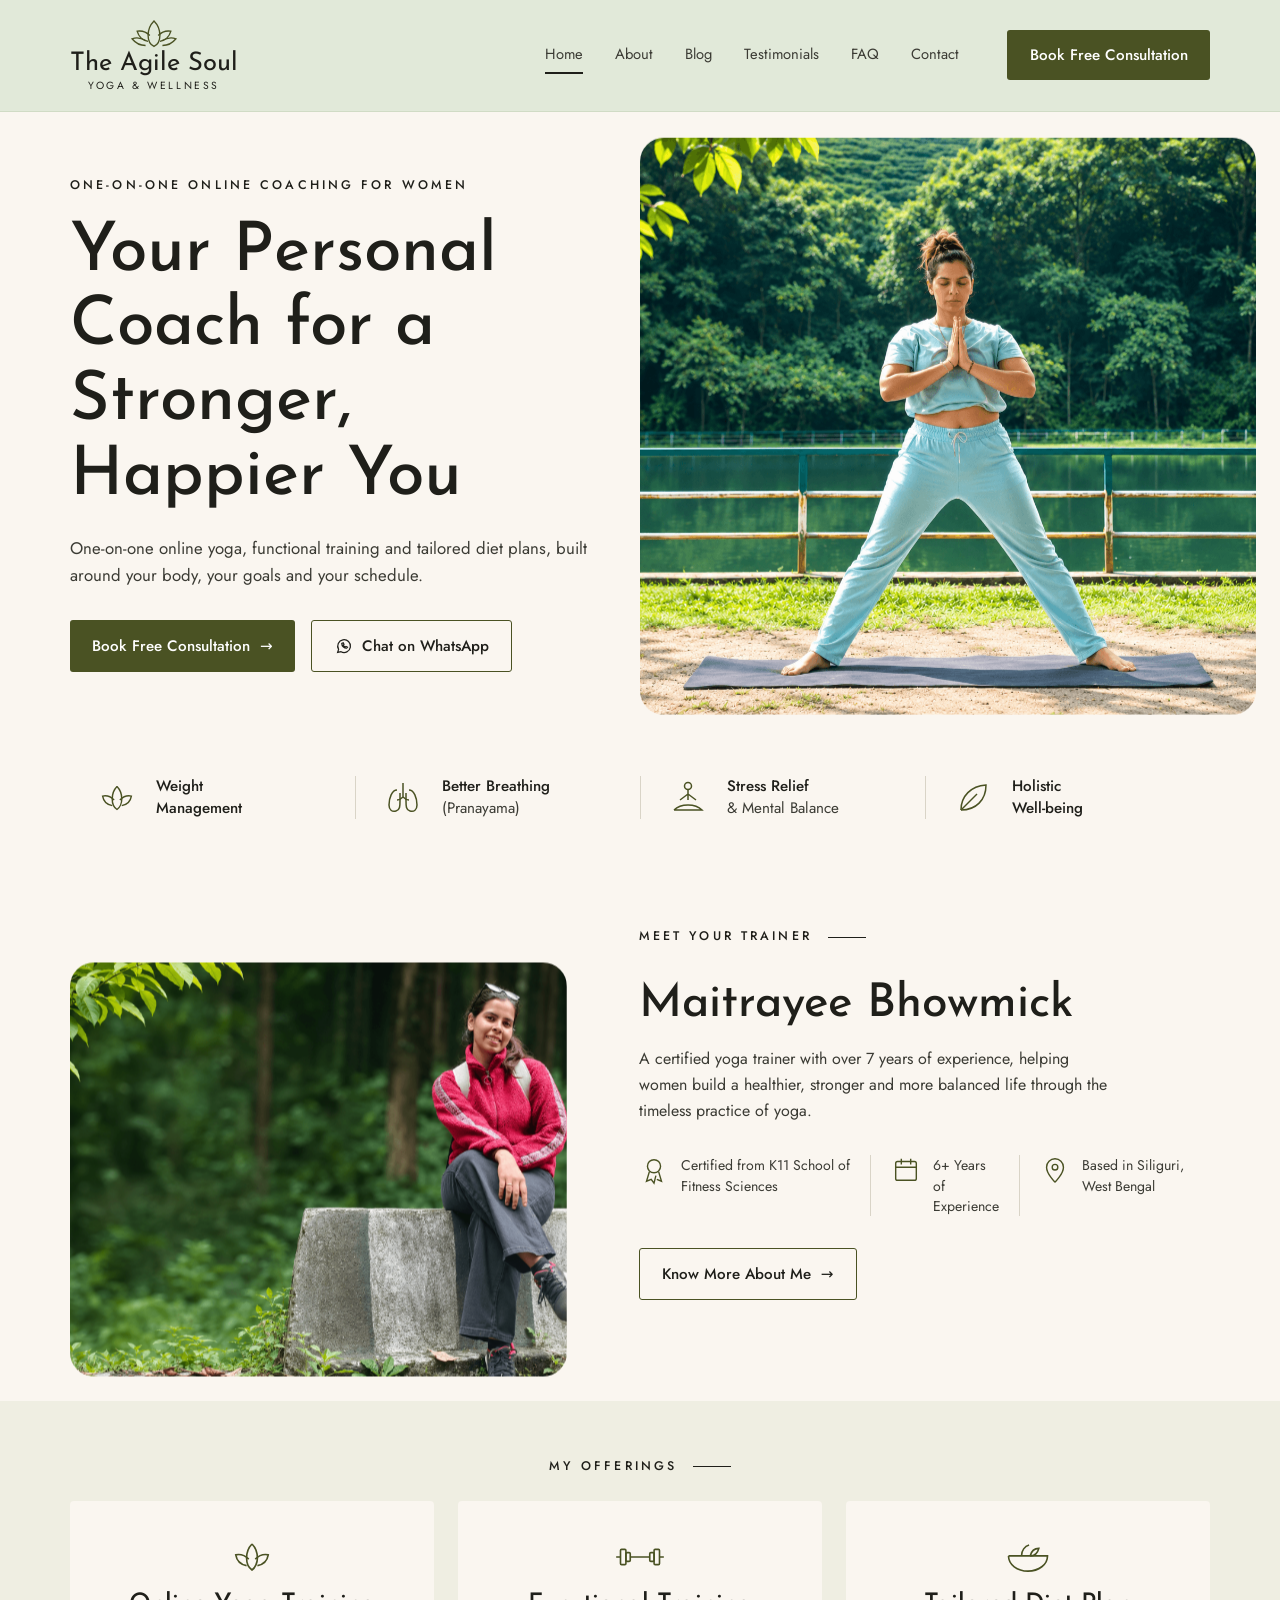
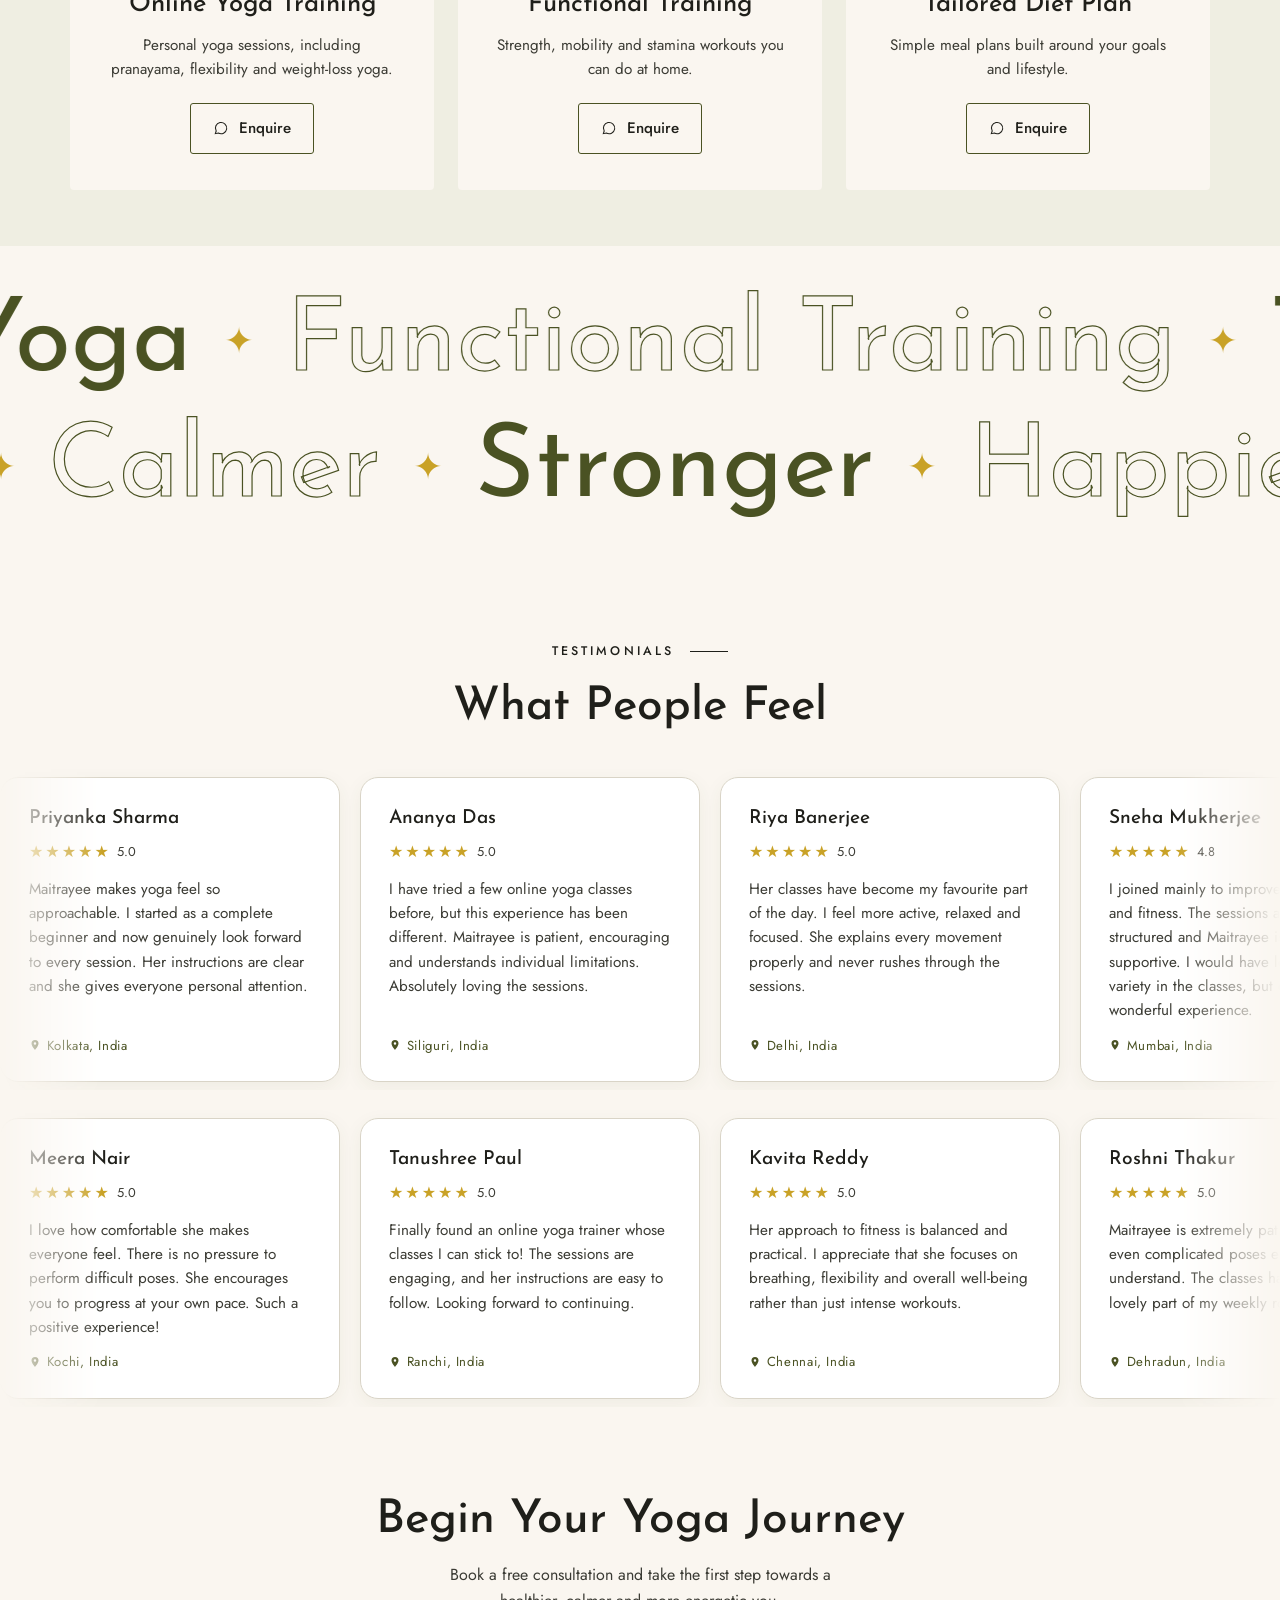
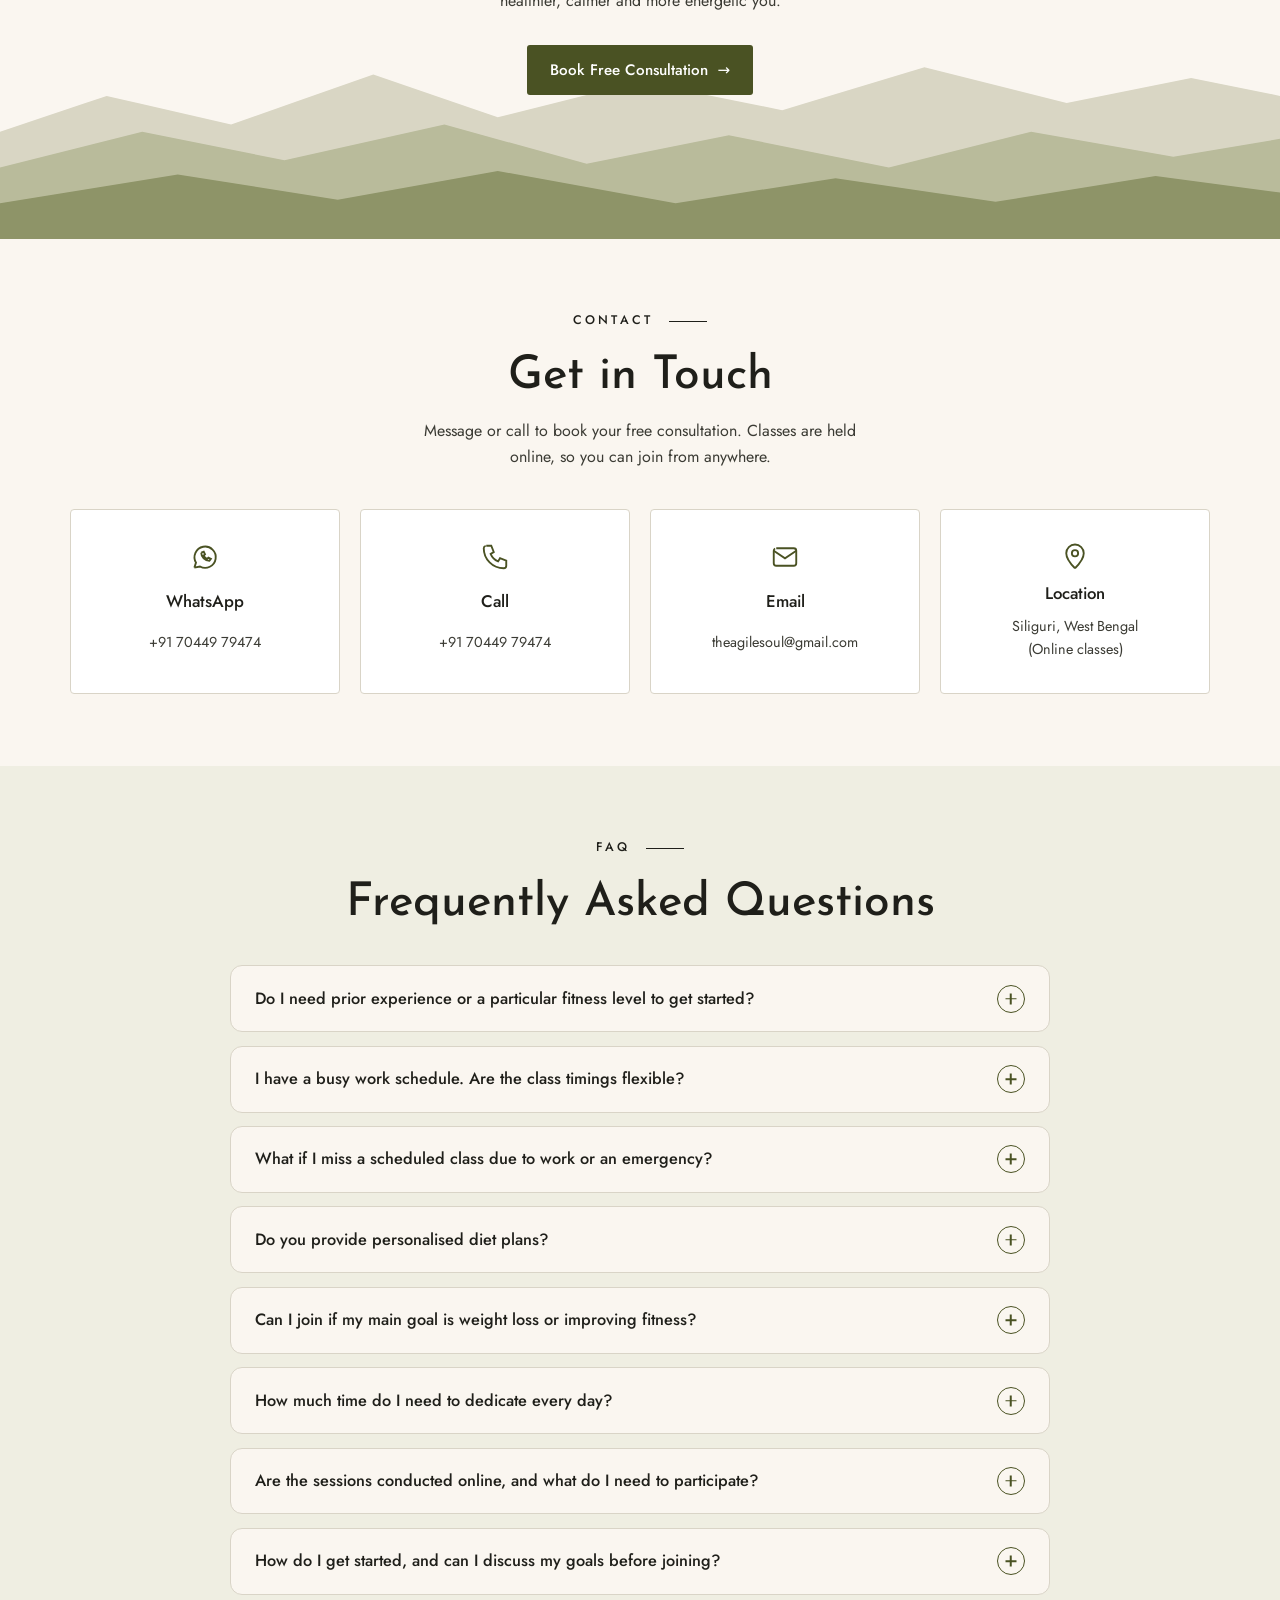
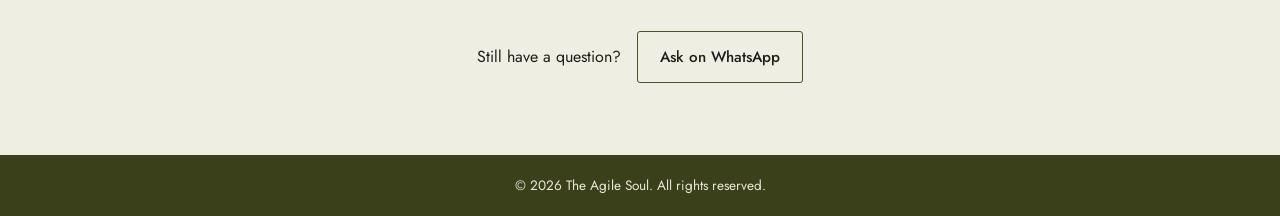
<file: index.html>
<!DOCTYPE html>
<html lang="en">
<head>
  <meta charset="UTF-8">
  <meta name="viewport" content="width=device-width, initial-scale=1.0">
  <title>The Agile Soul | Online Yoga, Functional Training &amp; Diet Plans for Women</title>
  <meta name="description" content="One-on-one online yoga, functional training and tailored diet plans for women. Enquire on WhatsApp for a free consultation.">
  <link rel="canonical" href="https://theagilesoul.com/">
  <meta property="og:type" content="website">
  <meta property="og:site_name" content="The Agile Soul">
  <meta property="og:url" content="https://theagilesoul.com/">
  <meta property="og:title" content="The Agile Soul | Online Yoga, Functional Training &amp; Diet Plans for Women">
  <meta property="og:description" content="One-on-one online yoga, functional training and tailored diet plans for women. Enquire on WhatsApp for a free consultation.">
  <meta property="og:image" content="https://theagilesoul.com/assets/images/og-image.png">
  <meta property="og:image:width" content="1200">
  <meta property="og:image:height" content="630">
  <meta name="twitter:card" content="summary_large_image">
  <link rel="icon" href="/assets/images/favicon.svg" type="image/svg+xml">
  <link rel="icon" href="/assets/images/favicon-32.png" sizes="32x32" type="image/png">
  <link rel="apple-touch-icon" href="/assets/images/apple-touch-icon.png">
  <link rel="preconnect" href="https://fonts.googleapis.com">
  <link rel="preconnect" href="https://fonts.gstatic.com" crossorigin>
  <link href="https://fonts.googleapis.com/css2?family=Josefin+Sans:wght@400;600&family=Jost:wght@400;500&display=swap" rel="stylesheet">
  <link rel="stylesheet" href="assets/css/style.css">
  <link rel="stylesheet" href="assets/css/animations.css">
  <script>
    if (!matchMedia('(prefers-reduced-motion: reduce)').matches) {
      document.documentElement.classList.add('anim');
      setTimeout(() => { if (!window.__animReady) document.documentElement.classList.remove('anim'); }, 2500);
    }
  </script>
</head>
<body>
  <div class="scroll-progress" aria-hidden="true"></div>

  <!-- HEADER -->
  <header class="header">
    <div class="container header__inner">
      <a href="index.html" class="logo">
        <svg class="logo__icon" viewBox="0 0 64 40" fill="none" stroke="currentColor" stroke-width="1.6">
          <path d="M32 6c5 5 7 11 7 17s-3 11-7 13c-4-2-7-7-7-13s2-12 7-17z"/>
          <path d="M25 30c-6-1-11-5-13-12 6-1 11 1 15 5"/>
          <path d="M39 30c6-1 11-5 13-12-6-1-11 1-15 5"/>
          <path d="M22 35c-6 0-12-3-16-8 5-2 11-1 16 2"/>
          <path d="M42 35c6 0 12-3 16-8-5-2-11-1-16 2"/>
        </svg>
        <span class="logo__name">The Agile Soul</span>
        <span class="logo__tag">Yoga &amp; Wellness</span>
      </a>

      <button class="nav-toggle" aria-label="Open menu" aria-expanded="false">
        <span></span><span></span><span></span>
      </button>

      <nav class="nav">
        <a href="index.html" class="active">Home</a>
        <a href="about.html">About</a>
        <a href="blog.html">Blog</a>
        <a href="#reviews">Testimonials</a>
        <a href="#faq">FAQ</a>
        <a href="#contact">Contact</a>
        <a href="#contact" class="btn btn--solid nav__cta" data-book>Book Free Consultation</a>
      </nav>
    </div>
  </header>

  <main>
    <!-- HERO -->
    <section class="hero">
      <div class="hero__text container">
        <p class="eyebrow" data-reveal>One-on-One Online Coaching for Women</p>
        <h1 data-reveal="split">Your Personal Coach for a Stronger, Happier You</h1>
        <p class="lead" data-reveal data-delay="600">One-on-one online yoga, functional training and tailored diet plans, built around your body, your goals and your schedule.</p>
        <div class="btn-row" data-reveal data-delay="750">
          <a href="#contact" class="btn btn--solid" data-book>Book Free Consultation <span aria-hidden="true">&rarr;</span></a>
          <a href="#" class="btn btn--outline" data-wa="Hi! I have a few questions about your online coaching.">
            <svg viewBox="0 0 24 24" width="18" height="18" fill="none" stroke="currentColor" stroke-width="1.6"><path d="M3.5 20.5l1.3-4A8.5 8.5 0 1 1 8 19.6z"/><path d="M9 8.5c0 3.5 3 6.5 6.5 6.5l1.2-1.5-2-1-1 1c-1.2-.5-2.2-1.5-2.7-2.7l1-1-1-2z"/></svg>
            Chat on WhatsApp
          </a>
        </div>
      </div>
      <div class="hero__img" data-parallax="-0.05">
        <picture>
          <source media="(max-width: 768px)" srcset="assets/images/hero-mobile.png">
          <img data-reveal="clip" src="assets/images/hero.png" alt="Yoga trainer seated in calm meditation" fetchpriority="high">
        </picture>
      </div>
    </section>

    <!-- BENEFITS -->
    <section class="benefits container">
      <div class="benefit" data-reveal data-delay="0">
        <svg data-draw viewBox="0 0 48 32" fill="none" stroke="currentColor" stroke-width="1.5"><path d="M24 4c4 4 5 9 5 13s-2 9-5 11c-3-2-5-6-5-11s1-9 5-13z"/><path d="M19 24c-5-1-9-4-10-10 5-1 9 1 12 4"/><path d="M29 24c5-1 9-4 10-10-5-1-9 1-12 4"/></svg>
        <p><strong>Weight</strong><strong>Management</strong></p>
      </div>
      <div class="benefit" data-reveal data-delay="150">
        <svg data-draw viewBox="0 0 40 40" fill="none" stroke="currentColor" stroke-width="1.5"><path d="M20 5v14m0 0c-2 2-4 3-6 3m6-3c2 2 4 3 6 3"/><path d="M14 12c-5 0-8 8-8 15 0 5 3 7 7 6s4-5 4-10v-8"/><path d="M26 12c5 0 8 8 8 15 0 5-3 7-7 6s-4-5-4-10v-8"/></svg>
        <p><strong>Better Breathing</strong>(Pranayama)</p>
      </div>
      <div class="benefit" data-reveal data-delay="300">
        <svg data-draw viewBox="0 0 40 40" fill="none" stroke="currentColor" stroke-width="1.5"><circle cx="20" cy="8" r="3.5"/><path d="M20 12v10m0-6l-8 6m8-6l8 6"/><path d="M6 32c4-4 9-5 14-5s10 1 14 5H6z"/></svg>
        <p><strong>Stress Relief</strong>&amp; Mental Balance</p>
      </div>
      <div class="benefit" data-reveal data-delay="450">
        <svg data-draw viewBox="0 0 40 40" fill="none" stroke="currentColor" stroke-width="1.5"><path d="M8 32C8 18 18 8 33 7c0 15-10 25-25 25z"/><path d="M8 32L24 16"/></svg>
        <p><strong>Holistic</strong><strong>Well-being</strong></p>
      </div>
    </section>

    <!-- ABOUT -->
    <section class="about container">
      <div class="about__img" data-parallax="0.08">
        <img data-reveal="clip" src="assets/images/about.png" alt="Yoga mat and singing bowl" loading="lazy">
      </div>
      <div class="about__text">
        <p class="eyebrow eyebrow--line" data-reveal>Meet Your Trainer</p>
        <h2 data-reveal="split">Maitrayee Bhowmick</h2>
        <p data-reveal data-delay="200">A certified yoga trainer with over 7 years of experience, helping women build a healthier, stronger and more balanced life through the timeless practice of yoga.</p>
        <div class="facts">
          <div class="fact" data-reveal data-delay="300">
            <svg data-draw viewBox="0 0 32 32" fill="none" stroke="currentColor" stroke-width="1.5"><circle cx="16" cy="12" r="7"/><path d="M11 18l-3 10 5-2 3 4 2-8M21 18l3 10-5-2"/></svg>
            <span>Certified from K11 School of Fitness Sciences</span>
          </div>
          <div class="fact" data-reveal data-delay="450">
            <svg data-draw viewBox="0 0 32 32" fill="none" stroke="currentColor" stroke-width="1.5"><rect x="5" y="7" width="22" height="20" rx="2"/><path d="M5 13h22M11 4v6M21 4v6"/></svg>
            <span><b data-count="7" data-suffix="+">7+</b> Years<br>of Experience</span>
          </div>
          <div class="fact" data-reveal data-delay="600">
            <svg data-draw viewBox="0 0 32 32" fill="none" stroke="currentColor" stroke-width="1.5"><path d="M16 29s9-9 9-16a9 9 0 0 0-18 0c0 7 9 16 9 16z"/><circle cx="16" cy="13" r="3"/></svg>
            <span>Based in Siliguri, West Bengal</span>
          </div>
        </div>
        <a href="about.html" class="btn btn--outline" data-reveal data-delay="700">Know More About Me <span aria-hidden="true">&rarr;</span></a>
      </div>
    </section>

    <!-- OFFERINGS -->
    <section class="offerings">
      <div class="container">
        <p class="eyebrow eyebrow--line center" data-reveal>My Offerings</p>
        <div class="offerings__grid">
          <div class="offer" data-reveal="tilt" data-delay="0" data-tilt>
            <svg data-draw viewBox="0 0 48 32" fill="none" stroke="currentColor" stroke-width="1.5"><path d="M24 4c4 4 5 9 5 13s-2 9-5 11c-3-2-5-6-5-11s1-9 5-13z"/><path d="M19 24c-5-1-9-4-10-10 5-1 9 1 12 4"/><path d="M29 24c5-1 9-4 10-10-5-1-9 1-12 4"/></svg>
            <h3>Online Yoga Training</h3>
            <p>Personal yoga sessions, including pranayama, flexibility and weight-loss yoga.</p>
            <a href="#" class="btn btn--outline" data-wa="Hi! I'm interested in Online Yoga Training. Please share the details."><svg viewBox="0 0 24 24" width="16" height="16" fill="none" stroke="currentColor" stroke-width="1.6"><path d="M3.5 20.5l1.3-4A8.5 8.5 0 1 1 8 19.6z"/></svg> Enquire</a>
          </div>
          <div class="offer" data-reveal="tilt" data-delay="150" data-tilt>
            <svg data-draw viewBox="0 0 48 32" fill="none" stroke="currentColor" stroke-width="1.5"><rect x="6" y="9" width="5" height="14" rx="1"/><rect x="37" y="9" width="5" height="14" rx="1"/><rect x="11" y="12" width="4" height="8" rx="1"/><rect x="33" y="12" width="4" height="8" rx="1"/><path d="M15 16h18M2 16h4M42 16h4"/></svg>
            <h3>Functional Training</h3>
            <p>Strength, mobility and stamina workouts you can do at home.</p>
            <a href="#" class="btn btn--outline" data-wa="Hi! I'm interested in Functional Training. Please share the details."><svg viewBox="0 0 24 24" width="16" height="16" fill="none" stroke="currentColor" stroke-width="1.6"><path d="M3.5 20.5l1.3-4A8.5 8.5 0 1 1 8 19.6z"/></svg> Enquire</a>
          </div>
          <div class="offer" data-reveal="tilt" data-delay="300" data-tilt>
            <svg data-draw viewBox="0 0 48 32" fill="none" stroke="currentColor" stroke-width="1.5"><path d="M6 15h36c0 8-8 14-18 14S6 23 6 15z"/><path d="M18 15c0-5 3-9 7-10M26 15c1-4 4-7 8-7-1 4-4 7-8 7"/></svg>
            <h3>Tailored Diet Plan</h3>
            <p>Simple meal plans built around your goals and lifestyle.</p>
            <a href="#" class="btn btn--outline" data-wa="Hi! I'm interested in a Tailored Diet Plan. Please share the details."><svg viewBox="0 0 24 24" width="16" height="16" fill="none" stroke="currentColor" stroke-width="1.6"><path d="M3.5 20.5l1.3-4A8.5 8.5 0 1 1 8 19.6z"/></svg> Enquire</a>
          </div>
        </div>
      </div>
    </section>

    <!-- FLOWING WORDS -->
    <section class="flow-band" aria-hidden="true">
      <div class="flow-band__row" data-flow="-1">
        <span>Online Yoga</span><em>✦</em><span class="o">Functional Training</span><em>✦</em><span>Tailored Diet</span><em>✦</em><span class="o">Online Yoga</span><em>✦</em><span>Functional Training</span><em>✦</em><span class="o">Tailored Diet</span><em>✦</em>
      </div>
      <div class="flow-band__row" data-flow="1">
        <span class="o">Stronger</span><em>✦</em><span>Happier</span><em>✦</em><span class="o">Calmer</span><em>✦</em><span>Stronger</span><em>✦</em><span class="o">Happier</span><em>✦</em><span>Calmer</span><em>✦</em><span class="o">Stronger</span><em>✦</em><span>Happier</span><em>✦</em>
      </div>
    </section>

    <!-- TESTIMONIALS -->
    <section class="reviews" id="reviews">
      <div class="container">
        <p class="eyebrow eyebrow--line center" data-reveal>Testimonials</p>
        <h2 class="center-text" data-reveal="split">What People Feel</h2>
      </div>

      <div class="marquee" data-reveal="right" data-delay="200">
        <div class="marquee__track">
          <article class="review" data-rating="5.0">
            <div class="review__head">
              <h3>Priyanka Sharma</h3>
              <span class="stars"></span>
            </div>
            <p>Maitrayee makes yoga feel so approachable. I started as a complete beginner and now genuinely look forward to every session. Her instructions are clear and she gives everyone personal attention.</p>
            <span class="review__loc">Kolkata, India</span>
          </article>
          <article class="review" data-rating="5.0">
            <div class="review__head">
              <h3>Ananya Das</h3>
              <span class="stars"></span>
            </div>
            <p>I have tried a few online yoga classes before, but this experience has been different. Maitrayee is patient, encouraging and understands individual limitations. Absolutely loving the sessions.</p>
            <span class="review__loc">Siliguri, India</span>
          </article>
          <article class="review" data-rating="5.0">
            <div class="review__head">
              <h3>Riya Banerjee</h3>
              <span class="stars"></span>
            </div>
            <p>Her classes have become my favourite part of the day. I feel more active, relaxed and focused. She explains every movement properly and never rushes through the sessions.</p>
            <span class="review__loc">Delhi, India</span>
          </article>
          <article class="review" data-rating="4.8">
            <div class="review__head">
              <h3>Sneha Mukherjee</h3>
              <span class="stars"></span>
            </div>
            <p>I joined mainly to improve my flexibility and fitness. The sessions are well structured and Maitrayee is very supportive. I would have loved even more variety in the classes, but overall a wonderful experience.</p>
            <span class="review__loc">Mumbai, India</span>
          </article>
          <article class="review" data-rating="5.0">
            <div class="review__head">
              <h3>Shreya Mehta</h3>
              <span class="stars"></span>
            </div>
            <p>Such a refreshing experience! I love how Maitrayee combines traditional yoga practices with a practical approach to everyday fitness. Her positive energy makes every class enjoyable.</p>
            <span class="review__loc">Bengaluru, India</span>
          </article>
          <article class="review" data-rating="5.0">
            <div class="review__head">
              <h3>Pooja Agarwal</h3>
              <span class="stars"></span>
            </div>
            <p>I have a very hectic work schedule, and these online sessions fit perfectly into my routine. Maitrayee is understanding, professional and makes sure everyone is comfortable.</p>
            <span class="review__loc">Jaipur, India</span>
          </article>
          <article class="review" data-rating="5.0">
            <div class="review__head">
              <h3>Neha Kapoor</h3>
              <span class="stars"></span>
            </div>
            <p>One thing I really appreciate is her attention to posture and breathing. She explains the smallest details and makes sure we are doing the exercises correctly. Highly recommended!</p>
            <span class="review__loc">Chandigarh, India</span>
          </article>
          <article class="review" data-rating="5.0">
            <div class="review__head">
              <h3>Ishita Roy</h3>
              <span class="stars"></span>
            </div>
            <p>Beautiful experience so far. The sessions are peaceful, organised and never feel overwhelming. I especially enjoy the breathing exercises at the beginning of each class.</p>
            <span class="review__loc">Guwahati, India</span>
          </article>
          <article class="review" data-rating="5.0">
            <div class="review__head">
              <h3>Kritika Singh</h3>
              <span class="stars"></span>
            </div>
            <p>I started yoga to become more consistent with my fitness routine. Maitrayee has helped me develop that discipline. Her teaching style is friendly and motivating.</p>
            <span class="review__loc">Lucknow, India</span>
          </article>
          <article class="review" data-rating="5.0">
            <div class="review__head">
              <h3>Swati Chatterjee</h3>
              <span class="stars"></span>
            </div>
            <p>Very professional and knowledgeable trainer. I love that she focuses on doing each posture correctly rather than simply completing a workout. Every session feels worthwhile.</p>
            <span class="review__loc">Pune, India</span>
          </article>
          <article class="review" data-rating="5.0">
            <div class="review__head">
              <h3>Aditi Verma</h3>
              <span class="stars"></span>
            </div>
            <p>I genuinely enjoy the personal attention during sessions. Maitrayee makes the classes interactive and explains modifications whenever needed. A great experience for anyone starting yoga.</p>
            <span class="review__loc">Hyderabad, India</span>
          </article>
          <article class="review" data-rating="5.0">
            <div class="review__head">
              <h3>Madhumita Sen</h3>
              <span class="stars"></span>
            </div>
            <p>The combination of yoga and pranayama has been wonderful. I feel much more connected to my daily wellness routine. Her calm teaching style makes a big difference.</p>
            <span class="review__loc">Bhubaneswar, India</span>
          </article>
          <article class="review" data-rating="4.8">
            <div class="review__head">
              <h3>Nandini Bose</h3>
              <span class="stars"></span>
            </div>
            <p>Really enjoyed the sessions and the overall teaching approach. Maitrayee is encouraging and knowledgeable. Sometimes I wish the sessions were a little longer, but the quality is excellent.</p>
            <span class="review__loc">Ahmedabad, India</span>
          </article>
        </div>
      </div>
      <div class="marquee marquee--reverse" data-reveal="left" data-delay="350">
        <div class="marquee__track">
          <article class="review" data-rating="5.0">
            <div class="review__head">
              <h3>Meera Nair</h3>
              <span class="stars"></span>
            </div>
            <p>I love how comfortable she makes everyone feel. There is no pressure to perform difficult poses. She encourages you to progress at your own pace. Such a positive experience!</p>
            <span class="review__loc">Kochi, India</span>
          </article>
          <article class="review" data-rating="5.0">
            <div class="review__head">
              <h3>Tanushree Paul</h3>
              <span class="stars"></span>
            </div>
            <p>Finally found an online yoga trainer whose classes I can stick to! The sessions are engaging, and her instructions are easy to follow. Looking forward to continuing.</p>
            <span class="review__loc">Ranchi, India</span>
          </article>
          <article class="review" data-rating="5.0">
            <div class="review__head">
              <h3>Kavita Reddy</h3>
              <span class="stars"></span>
            </div>
            <p>Her approach to fitness is balanced and practical. I appreciate that she focuses on breathing, flexibility and overall well-being rather than just intense workouts.</p>
            <span class="review__loc">Chennai, India</span>
          </article>
          <article class="review" data-rating="5.0">
            <div class="review__head">
              <h3>Roshni Thakur</h3>
              <span class="stars"></span>
            </div>
            <p>Maitrayee is extremely patient and makes even complicated poses easier to understand. The classes have become a lovely part of my weekly routine.</p>
            <span class="review__loc">Dehradun, India</span>
          </article>
          <article class="review" data-rating="5.0">
            <div class="review__head">
              <h3>Sushmita Ghosh</h3>
              <span class="stars"></span>
            </div>
            <p>I was initially unsure about online yoga classes, but the experience has been excellent. She guides every movement carefully and makes sure the sessions remain interactive.</p>
            <span class="review__loc">Patna, India</span>
          </article>
          <article class="review" data-rating="5.0">
            <div class="review__head">
              <h3>Divya Malhotra</h3>
              <span class="stars"></span>
            </div>
            <p>Great trainer with a lovely teaching personality. I enjoy the variety in her sessions, especially the combination of yoga, stretching and breathing techniques.</p>
            <span class="review__loc">Indore, India</span>
          </article>
          <article class="review" data-rating="5.0">
            <div class="review__head">
              <h3>Monalisa Dutta</h3>
              <span class="stars"></span>
            </div>
            <p>Her sessions bring such a peaceful start to my day. I appreciate her dedication and the way she motivates us without making fitness feel like a burden.</p>
            <span class="review__loc">Gangtok, India</span>
          </article>
          <article class="review" data-rating="5.0">
            <div class="review__head">
              <h3>Ayesha Khan</h3>
              <span class="stars"></span>
            </div>
            <p>Finding a good online yoga trainer while living abroad can be difficult. Maitrayee has made the experience so convenient. Her sessions are well planned and easy to follow.</p>
            <span class="review__loc">Dubai, UAE</span>
          </article>
          <article class="review" data-rating="5.0">
            <div class="review__head">
              <h3>Simran Kaur</h3>
              <span class="stars"></span>
            </div>
            <p>I really enjoy the flexibility of attending classes from anywhere. Maitrayee explains everything clearly and makes sure the experience feels personal despite being online.</p>
            <span class="review__loc">Berlin, Germany</span>
          </article>
          <article class="review" data-rating="4.8">
            <div class="review__head">
              <h3>Farah Siddiqui</h3>
              <span class="stars"></span>
            </div>
            <p>Wonderful teaching style and a very calming presence. I particularly enjoy the pranayama sessions. I would love a few more flexible time slots, but overall very happy.</p>
            <span class="review__loc">Doha, Qatar</span>
          </article>
          <article class="review" data-rating="5.0">
            <div class="review__head">
              <h3>Radhika Menon</h3>
              <span class="stars"></span>
            </div>
            <p>These sessions have helped me make time for myself despite a busy schedule. Maitrayee is attentive, professional and genuinely passionate about teaching yoga.</p>
            <span class="review__loc">Amsterdam, Netherlands</span>
          </article>
          <article class="review" data-rating="5.0">
            <div class="review__head">
              <h3>Nisha Patel</h3>
              <span class="stars"></span>
            </div>
            <p>Such a lovely experience learning yoga online. Her instructions are clear, the sessions are engaging and she creates a welcoming environment. Definitely worth continuing!</p>
            <span class="review__loc">Toronto, Canada</span>
          </article>
        </div>
      </div>
    </section>

    <!-- CTA -->
    <section class="cta">
      <div class="container">
        <h2 data-reveal="split">Begin Your Yoga Journey</h2>
        <p data-reveal data-delay="250">Book a free consultation and take the first step towards a healthier, calmer and more energetic you.</p>
        <a href="#contact" class="btn btn--solid" data-reveal data-delay="400" data-book>Book Free Consultation <span aria-hidden="true">&rarr;</span></a>
      </div>
    </section>
    <!-- CONTACT -->
    <section class="contact" id="contact">
      <div class="container">
        <p class="eyebrow eyebrow--line center" data-reveal>Contact</p>
        <h2 data-reveal="split">Get in Touch</h2>
        <p class="contact__intro" data-reveal data-delay="200">Message or call to book your free consultation. Classes are held online, so you can join from anywhere.</p>
        <div class="contact__grid">
          <a href="#" class="contact__card" data-wa="Hi! I'd like to know more about The Agile Soul." data-reveal data-delay="0">
            <svg data-draw viewBox="0 0 24 24" fill="none" stroke="currentColor" stroke-width="1.5"><path d="M3.5 20.5l1.3-4A8.5 8.5 0 1 1 8 19.6z"/><path d="M9 8.5c0 3.5 3 6.5 6.5 6.5l1.2-1.5-2-1-1 1c-1.2-.5-2.2-1.5-2.7-2.7l1-1-1-2z"/></svg>
            <h3>WhatsApp</h3>
            <p>+91 70449 79474</p>
          </a>
          <a href="tel:+917044979474" class="contact__card" data-reveal data-delay="130">
            <svg data-draw viewBox="0 0 24 24" fill="none" stroke="currentColor" stroke-width="1.5"><path d="M5 3h4l2 5-2.5 1.5a11 11 0 0 0 6 6L16 13l5 2v4a2 2 0 0 1-2 2A16 16 0 0 1 3 5a2 2 0 0 1 2-2z"/></svg>
            <h3>Call</h3>
            <p>+91 70449 79474</p>
          </a>
          <a href="mailto:theagilesoul@gmail.com" class="contact__card" data-reveal data-delay="260">
            <svg data-draw viewBox="0 0 24 24" fill="none" stroke="currentColor" stroke-width="1.5"><rect x="3" y="5" width="18" height="14" rx="2"/><path d="M3 7l9 6 9-6"/></svg>
            <h3>Email</h3>
            <p>theagilesoul@gmail.com</p>
          </a>
          <div class="contact__card" data-reveal data-delay="390">
            <svg data-draw viewBox="0 0 24 24" fill="none" stroke="currentColor" stroke-width="1.5"><path d="M12 21s7-7 7-12a7 7 0 0 0-14 0c0 5 7 12 7 12z"/><circle cx="12" cy="9" r="2.5"/></svg>
            <h3>Location</h3>
            <p>Siliguri, West Bengal<br>(Online classes)</p>
          </div>
        </div>
      </div>
    </section>
    <!-- FAQ -->
    <section class="faq" id="faq">
      <div class="container faq__inner">
        <p class="eyebrow eyebrow--line center" data-reveal>FAQ</p>
        <h2 class="center-text" data-reveal="split">Frequently Asked Questions</h2>
        <div class="faq__list">
          <details class="faq__item" name="faq" data-reveal data-delay="0">
            <summary>Do I need prior experience or a particular fitness level to get started?<span class="faq__icon" aria-hidden="true"></span></summary>
            <p>Not at all! The sessions are suitable for beginners as well as individuals with prior fitness experience. Your routine will be planned according to your current fitness level, lifestyle and personal goals.</p>
          </details>
          <details class="faq__item" name="faq" data-reveal data-delay="90">
            <summary>I have a busy work schedule. Are the class timings flexible?<span class="faq__icon" aria-hidden="true"></span></summary>
            <p>Absolutely! We understand that balancing work and personal commitments can be challenging. Flexible scheduling options are available to help you maintain a consistent wellness routine without disrupting your daily schedule.</p>
          </details>
          <details class="faq__item" name="faq" data-reveal data-delay="180">
            <summary>What if I miss a scheduled class due to work or an emergency?<span class="faq__icon" aria-hidden="true"></span></summary>
            <p>We understand that unexpected meetings and personal commitments can come up. If you miss a session, please inform us in advance whenever possible. Make-up or rescheduling options can be discussed based on availability and the class plan.</p>
          </details>
          <details class="faq__item" name="faq" data-reveal data-delay="270">
            <summary>Do you provide personalised diet plans?<span class="faq__icon" aria-hidden="true"></span></summary>
            <p>Personalised diet planning is included as part of our Yoga + Functional Training Combo programme. This helps align your nutrition with your fitness goals and training routine. Diet plans are not included with standalone yoga sessions.</p>
          </details>
          <details class="faq__item" name="faq" data-reveal data-delay="360">
            <summary>Can I join if my main goal is weight loss or improving fitness?<span class="faq__icon" aria-hidden="true"></span></summary>
            <p>Yes! Whether your goal is weight management, improved flexibility, better stamina, stress reduction or overall fitness, your routine can be tailored to support your individual needs.</p>
          </details>
          <details class="faq__item" name="faq" data-reveal data-delay="450">
            <summary>How much time do I need to dedicate every day?<span class="faq__icon" aria-hidden="true"></span></summary>
            <p>You don&#x27;t need to spend hours exercising. The routine is designed around your availability and goals. Even a manageable, consistent practice can help you build healthier habits over time.</p>
          </details>
          <details class="faq__item" name="faq" data-reveal data-delay="540">
            <summary>Are the sessions conducted online, and what do I need to participate?<span class="faq__icon" aria-hidden="true"></span></summary>
            <p>Yes, sessions are conducted online, so you can participate from home or wherever you feel comfortable. You will need a stable internet connection, a smartphone or laptop, comfortable clothing and a little space to practise.</p>
          </details>
          <details class="faq__item" name="faq" data-reveal data-delay="630">
            <summary>How do I get started, and can I discuss my goals before joining?<span class="faq__icon" aria-hidden="true"></span></summary>
            <p>Of course! You can get in touch to discuss your lifestyle, work schedule, fitness goals and expectations. Based on the discussion, we can help you choose a suitable programme.</p>
          </details>
        </div>
        <p class="faq__more" data-reveal>Still have a question?
          <a href="#" class="btn btn--outline" data-wa="Hi! I couldn't find my question in the FAQ. My question is: ">Ask on WhatsApp</a>
        </p>
      </div>
    </section>
  </main>

  <footer class="footer">
    <div class="container">
      <p>&copy; <span id="year"></span> The Agile Soul. All rights reserved.</p>
    </div>
  </footer>

  <script src="assets/js/main.js"></script>
  <script src="assets/js/booking.js"></script>
  <script src="assets/js/animations.js"></script>
</body>
</html>
</file>
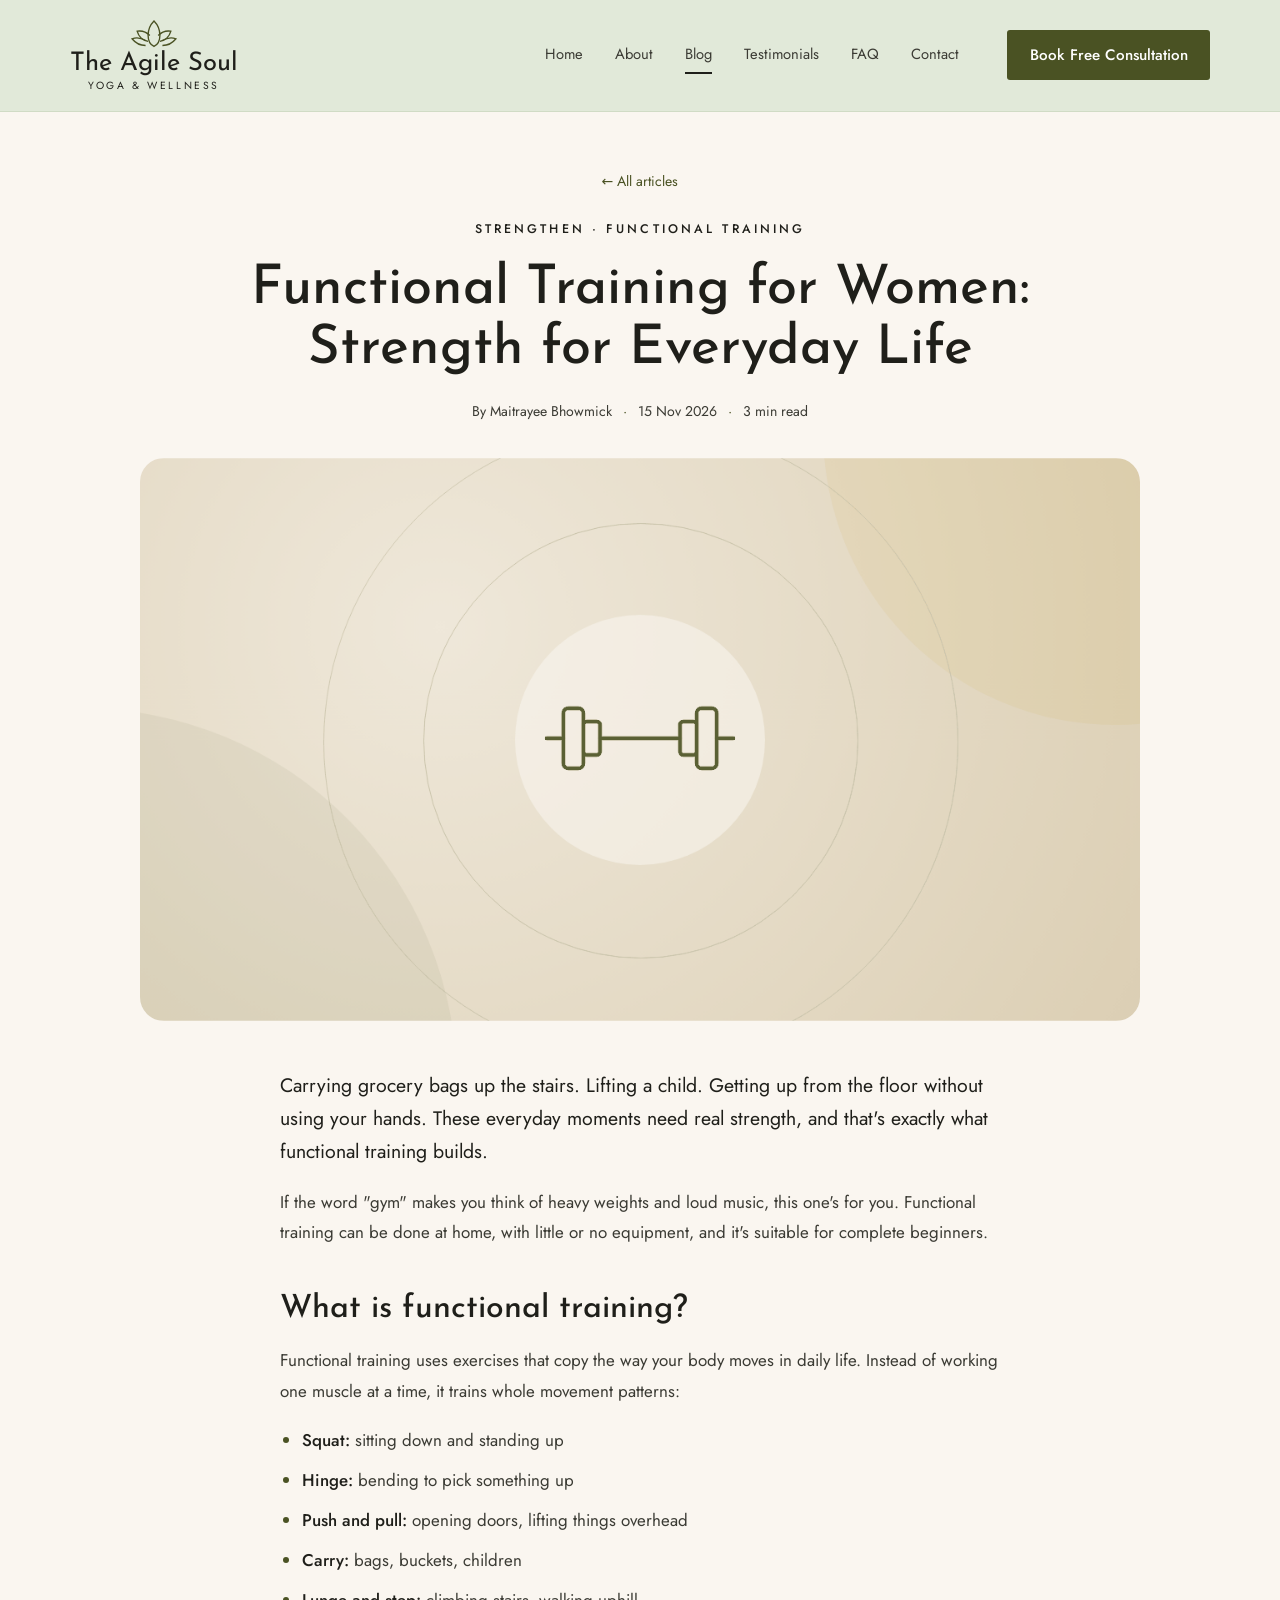
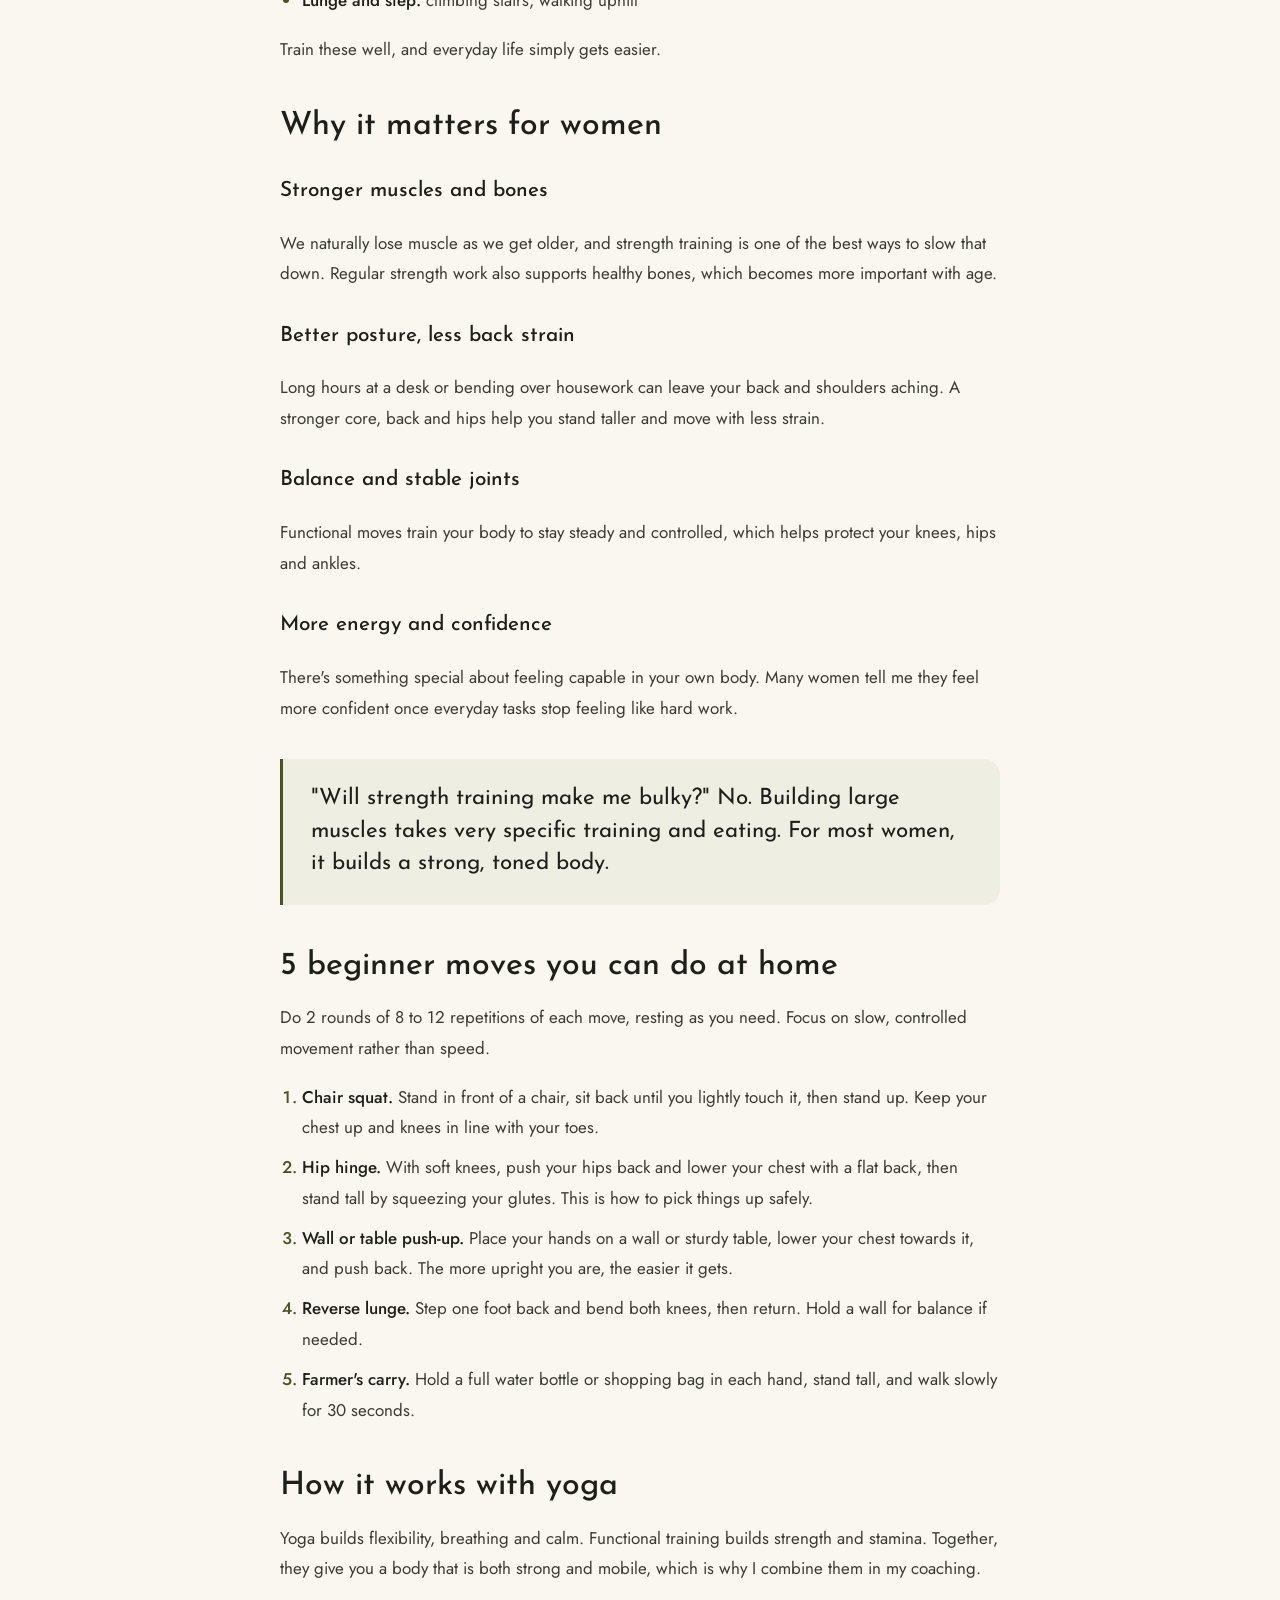
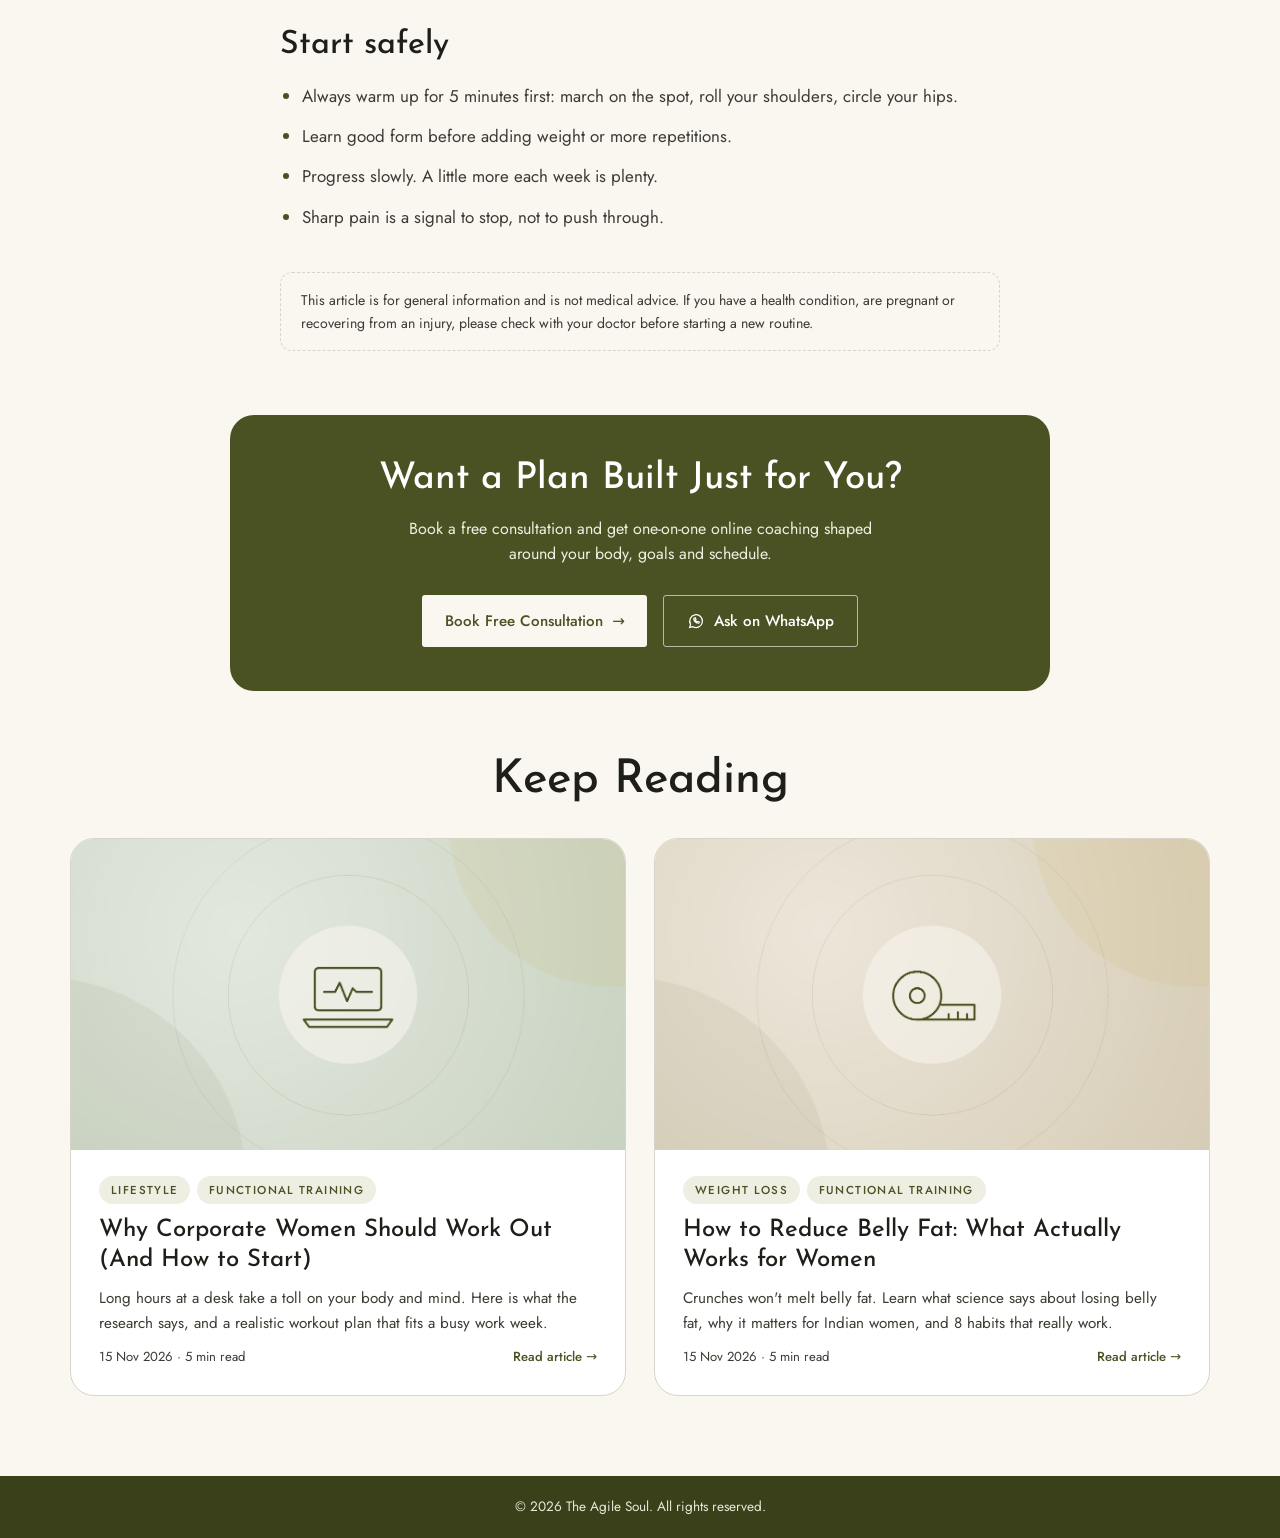
<file: blog/functional-training-for-women/index.html>
<!DOCTYPE html>
<html lang="en">
<head>
  <meta charset="UTF-8">
  <meta name="viewport" content="width=device-width, initial-scale=1.0">
  <title>Functional Training for Women: Strength for Everyday Life</title>
  <meta name="description" content="Lifting groceries, climbing stairs, picking up a child: functional training builds the strength you use every day. Here&#x27;s how to begin at home.">
  <link rel="canonical" href="https://theagilesoul.com/blog/functional-training-for-women/">
  <meta property="og:type" content="article">
  <meta property="og:site_name" content="The Agile Soul">
  <meta property="og:url" content="https://theagilesoul.com/blog/functional-training-for-women/">
  <meta property="og:title" content="Functional Training for Women: Strength for Everyday Life">
  <meta property="og:description" content="Lifting groceries, climbing stairs, picking up a child: functional training builds the strength you use every day. Here&#x27;s how to begin at home.">
  <meta property="og:image" content="https://theagilesoul.com/blog/functional-training-for-women/cover.png">
  <meta property="og:image:width" content="1200">
  <meta property="og:image:height" content="675">
  <meta name="twitter:card" content="summary_large_image">
  <link rel="icon" href="/assets/images/favicon.svg" type="image/svg+xml">
  <link rel="icon" href="/assets/images/favicon-32.png" sizes="32x32" type="image/png">
  <link rel="apple-touch-icon" href="/assets/images/apple-touch-icon.png">
  <link rel="preconnect" href="https://fonts.googleapis.com">
  <link rel="preconnect" href="https://fonts.gstatic.com" crossorigin>
  <link href="https://fonts.googleapis.com/css2?family=Josefin+Sans:wght@400;600&family=Jost:wght@400;500&display=swap" rel="stylesheet">
  <link rel="stylesheet" href="../../assets/css/style.css">
  <link rel="stylesheet" href="../../assets/css/animations.css">
  <link rel="stylesheet" href="../../assets/css/blog.css">
  <script>
    if (!matchMedia('(prefers-reduced-motion: reduce)').matches) {
      document.documentElement.classList.add('anim');
      setTimeout(() => { if (!window.__animReady) document.documentElement.classList.remove('anim'); }, 2500);
    }
  </script>
  <meta property="article:published_time" content="2026-11-15">
  <script type="application/ld+json">{"@context": "https://schema.org", "@graph": [{"@type": "BlogPosting", "headline": "Functional Training for Women: Strength for Everyday Life", "description": "Lifting groceries, climbing stairs, picking up a child: functional training builds the strength you use every day. Here's how to begin at home.", "datePublished": "2026-11-15", "dateModified": "2026-11-15", "author": {"@type": "Person", "name": "Maitrayee Bhowmick"}, "publisher": {"@type": "Organization", "name": "The Agile Soul"}, "articleSection": "Functional Training", "keywords": "Functional Training", "url": "https://theagilesoul.com/blog/functional-training-for-women/", "mainEntityOfPage": "https://theagilesoul.com/blog/functional-training-for-women/", "image": "https://theagilesoul.com/blog/functional-training-for-women/cover.png"}]}</script>
</head>
<body>
  <div class="scroll-progress" aria-hidden="true"></div>
  <!-- HEADER -->
  <header class="header">
    <div class="container header__inner">
      <a href="../../index.html" class="logo">
        <svg class="logo__icon" viewBox="0 0 64 40" fill="none" stroke="currentColor" stroke-width="1.6">
          <path d="M32 6c5 5 7 11 7 17s-3 11-7 13c-4-2-7-7-7-13s2-12 7-17z"/>
          <path d="M25 30c-6-1-11-5-13-12 6-1 11 1 15 5"/>
          <path d="M39 30c6-1 11-5 13-12-6-1-11 1-15 5"/>
          <path d="M22 35c-6 0-12-3-16-8 5-2 11-1 16 2"/>
          <path d="M42 35c6 0 12-3 16-8-5-2-11-1-16 2"/>
        </svg>
        <span class="logo__name">The Agile Soul</span>
        <span class="logo__tag">Yoga &amp; Wellness</span>
      </a>

      <button class="nav-toggle" aria-label="Open menu" aria-expanded="false">
        <span></span><span></span><span></span>
      </button>

      <nav class="nav">
        <a href="../../index.html">Home</a>
        <a href="../../about.html">About</a>
        <a href="../../blog.html" class="active">Blog</a>
        <a href="../../index.html#reviews">Testimonials</a>
        <a href="../../index.html#faq">FAQ</a>
        <a href="../../index.html#contact">Contact</a>
        <a href="../../index.html#contact" class="btn btn--solid nav__cta" data-book>Book Free Consultation</a>
      </nav>
    </div>
  </header>

  <main>
    <article>
      <header class="post__head container">
        <a href="../../blog.html" class="post__back" data-reveal>&larr; All articles</a>
        <p class="eyebrow" data-reveal>Strengthen &middot; Functional Training</p>
        <h1 data-reveal="split">Functional Training for Women: Strength for Everyday Life</h1>
        <div class="post__meta" data-reveal data-delay="500"><span>By Maitrayee Bhowmick</span><span><time datetime="2026-11-15">15 Nov 2026</time></span><span>3 min read</span></div>
      </header>

      <div class="post__cover container">
        <div class="post__cover-img"><img data-reveal="clip" src="cover.png" alt="Illustration of a dumbbell" width="1200" height="675" fetchpriority="high"></div>
      </div>

      <div class="post__body container">
<p class="post__lead">Carrying grocery bags up the stairs. Lifting a child. Getting up from the floor without using your hands. These everyday moments need real strength, and that's exactly what functional training builds.</p>

<p>If the word "gym" makes you think of heavy weights and loud music, this one's for you. Functional training can be done at home, with little or no equipment, and it's suitable for complete beginners.</p>

<h2>What is functional training?</h2>
<p>Functional training uses exercises that copy the way your body moves in daily life. Instead of working one muscle at a time, it trains whole movement patterns:</p>
<ul>
  <li><strong>Squat:</strong> sitting down and standing up</li>
  <li><strong>Hinge:</strong> bending to pick something up</li>
  <li><strong>Push and pull:</strong> opening doors, lifting things overhead</li>
  <li><strong>Carry:</strong> bags, buckets, children</li>
  <li><strong>Lunge and step:</strong> climbing stairs, walking uphill</li>
</ul>
<p>Train these well, and everyday life simply gets easier.</p>

<h2>Why it matters for women</h2>

<h3>Stronger muscles and bones</h3>
<p>We naturally lose muscle as we get older, and strength training is one of the best ways to slow that down. Regular strength work also supports healthy bones, which becomes more important with age.</p>

<h3>Better posture, less back strain</h3>
<p>Long hours at a desk or bending over housework can leave your back and shoulders aching. A stronger core, back and hips help you stand taller and move with less strain.</p>

<h3>Balance and stable joints</h3>
<p>Functional moves train your body to stay steady and controlled, which helps protect your knees, hips and ankles.</p>

<h3>More energy and confidence</h3>
<p>There's something special about feeling capable in your own body. Many women tell me they feel more confident once everyday tasks stop feeling like hard work.</p>

<blockquote>"Will strength training make me bulky?" No. Building large muscles takes very specific training and eating. For most women, it builds a strong, toned body.</blockquote>

<h2>5 beginner moves you can do at home</h2>
<p>Do 2 rounds of 8 to 12 repetitions of each move, resting as you need. Focus on slow, controlled movement rather than speed.</p>

<ol>
  <li><strong>Chair squat.</strong> Stand in front of a chair, sit back until you lightly touch it, then stand up. Keep your chest up and knees in line with your toes.</li>
  <li><strong>Hip hinge.</strong> With soft knees, push your hips back and lower your chest with a flat back, then stand tall by squeezing your glutes. This is how to pick things up safely.</li>
  <li><strong>Wall or table push-up.</strong> Place your hands on a wall or sturdy table, lower your chest towards it, and push back. The more upright you are, the easier it gets.</li>
  <li><strong>Reverse lunge.</strong> Step one foot back and bend both knees, then return. Hold a wall for balance if needed.</li>
  <li><strong>Farmer's carry.</strong> Hold a full water bottle or shopping bag in each hand, stand tall, and walk slowly for 30 seconds.</li>
</ol>

<h2>How it works with yoga</h2>
<p>Yoga builds flexibility, breathing and calm. Functional training builds strength and stamina. Together, they give you a body that is both strong and mobile, which is why I combine them in my coaching.</p>

<h2>Start safely</h2>
<ul>
  <li>Always warm up for 5 minutes first: march on the spot, roll your shoulders, circle your hips.</li>
  <li>Learn good form before adding weight or more repetitions.</li>
  <li>Progress slowly. A little more each week is plenty.</li>
  <li>Sharp pain is a signal to stop, not to push through.</li>
</ul>

<p class="post__note">This article is for general information and is not medical advice. If you have a health condition, are pregnant or recovering from an injury, please check with your doctor before starting a new routine.</p>
      </div>
    </article>

    <aside class="post__cta container" data-reveal>
      <h2>Want a Plan Built Just for You?</h2>
      <p>Book a free consultation and get one-on-one online coaching shaped around your body, goals and schedule.</p>
      <div class="btn-row">
        <a href="../../index.html#contact" class="btn btn--solid" data-book>Book Free Consultation <span aria-hidden="true">&rarr;</span></a>
        <a href="#" class="btn btn--outline" data-wa="Hi! I read your article on functional training. I&#x27;d like to know more about your training sessions."><svg viewBox="0 0 24 24" width="18" height="18" fill="none" stroke="currentColor" stroke-width="1.6"><path d="M3.5 20.5l1.3-4A8.5 8.5 0 1 1 8 19.6z"/><path d="M9 8.5c0 3.5 3 6.5 6.5 6.5l1.2-1.5-2-1-1 1c-1.2-.5-2.2-1.5-2.7-2.7l1-1-1-2z"/></svg> Ask on WhatsApp</a>
      </div>
    </aside>

    <section class="post__more container">
      <h2 data-reveal="split">Keep Reading</h2>
      <div class="blog-list">
        <a href="../../blog/why-corporate-women-should-workout/" class="post-card" data-reveal data-delay="0" data-cats="Lifestyle|Functional Training">
          <div class="post-card__img"><img src="../../blog/why-corporate-women-should-workout/cover.png" alt="Illustration of a laptop with a heartbeat line" loading="lazy" width="1200" height="675"></div>
          <div class="post-card__body">
            <div class="post-card__tags"><span class="post-card__tag">Lifestyle</span><span class="post-card__tag">Functional Training</span></div>
            <h3>Why Corporate Women Should Work Out (And How to Start)</h3>
            <p>Long hours at a desk take a toll on your body and mind. Here is what the research says, and a realistic workout plan that fits a busy work week.</p>
            <div class="post-card__meta"><span>15 Nov 2026 · 5 min read</span><span class="post-card__more">Read article &rarr;</span></div>
          </div>
        </a>
        <a href="../../blog/how-to-reduce-belly-fat/" class="post-card" data-reveal data-delay="150" data-cats="Weight Loss|Functional Training">
          <div class="post-card__img"><img src="../../blog/how-to-reduce-belly-fat/cover.png" alt="Illustration of a measuring tape" loading="lazy" width="1200" height="675"></div>
          <div class="post-card__body">
            <div class="post-card__tags"><span class="post-card__tag">Weight Loss</span><span class="post-card__tag">Functional Training</span></div>
            <h3>How to Reduce Belly Fat: What Actually Works for Women</h3>
            <p>Crunches won&#x27;t melt belly fat. Learn what science says about losing belly fat, why it matters for Indian women, and 8 habits that really work.</p>
            <div class="post-card__meta"><span>15 Nov 2026 · 5 min read</span><span class="post-card__more">Read article &rarr;</span></div>
          </div>
        </a>
      </div>
    </section>
  </main>

  <footer class="footer">
    <div class="container">
      <p>&copy; <span id="year"></span> The Agile Soul. All rights reserved.</p>
    </div>
  </footer>

  <script src="../../assets/js/main.js"></script>
  <script src="../../assets/js/booking.js"></script>
  <script src="../../assets/js/animations.js"></script>
</body>
</html>
</file>
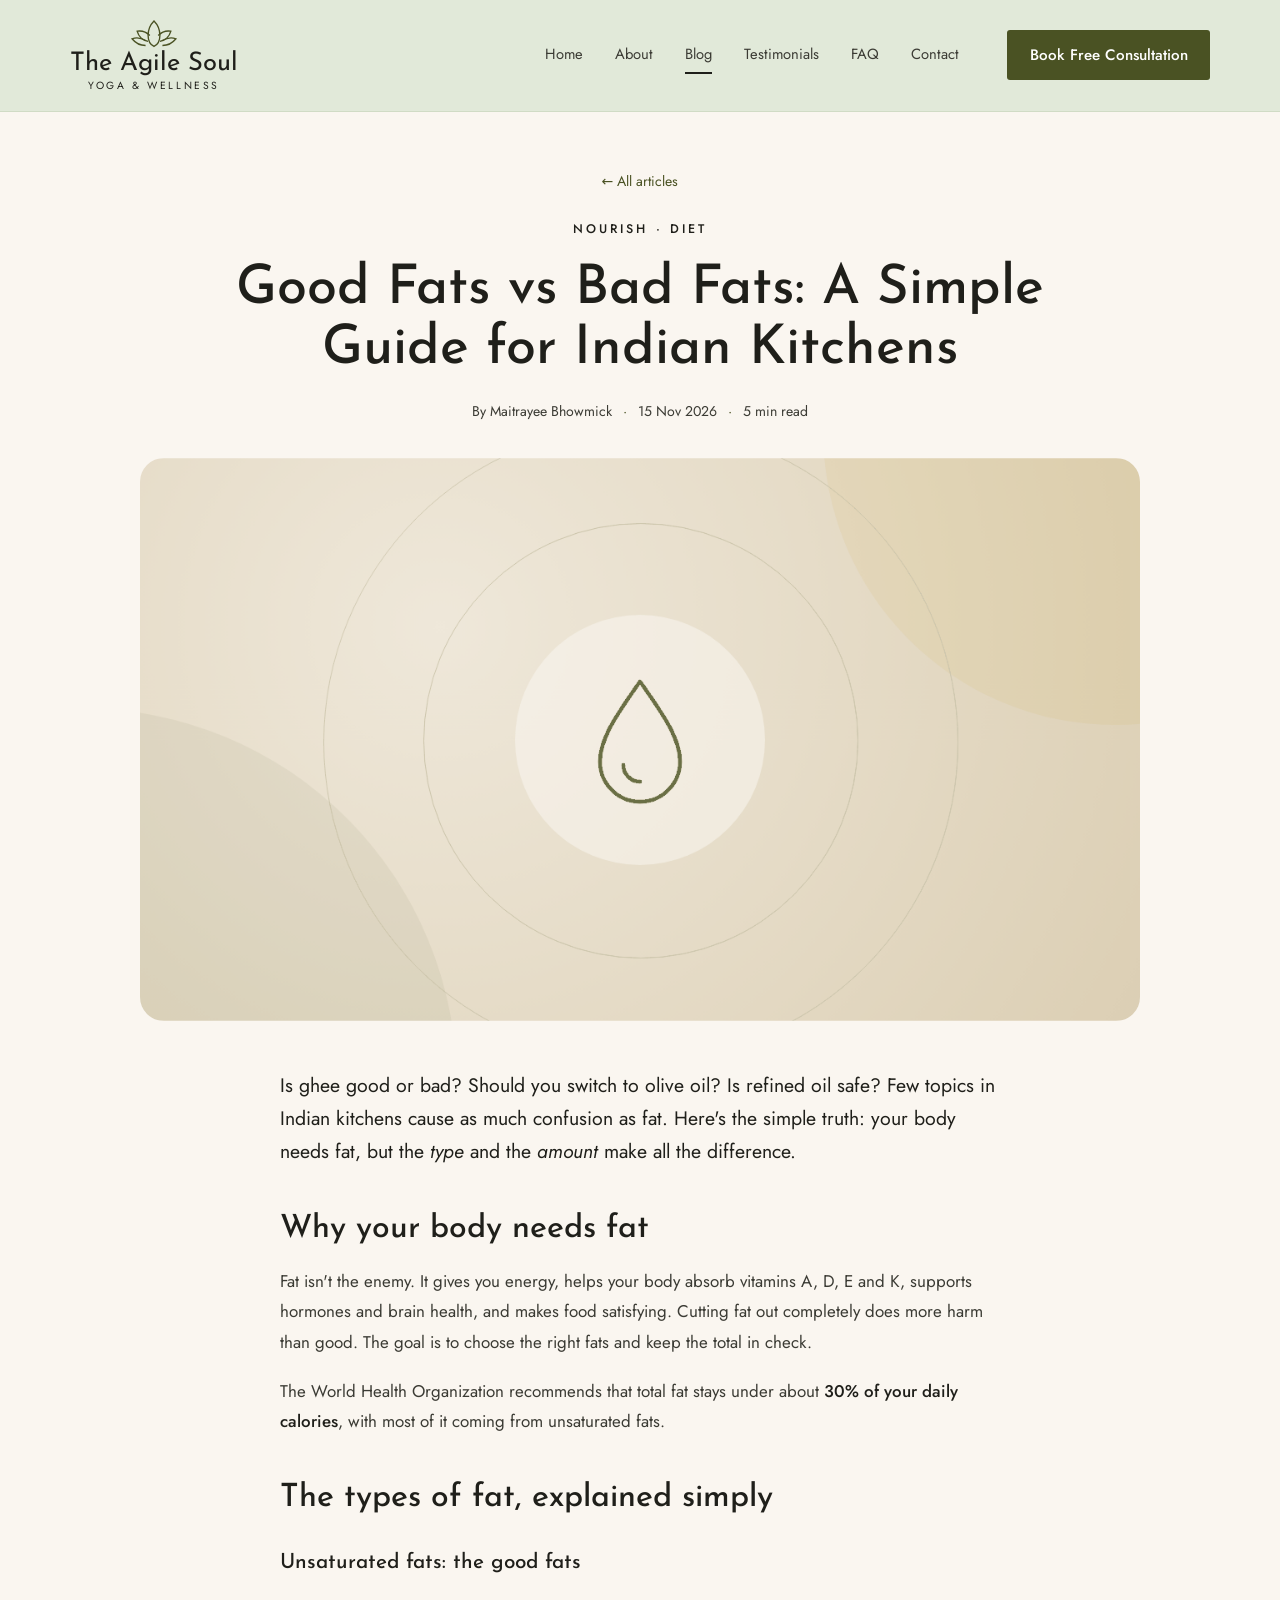
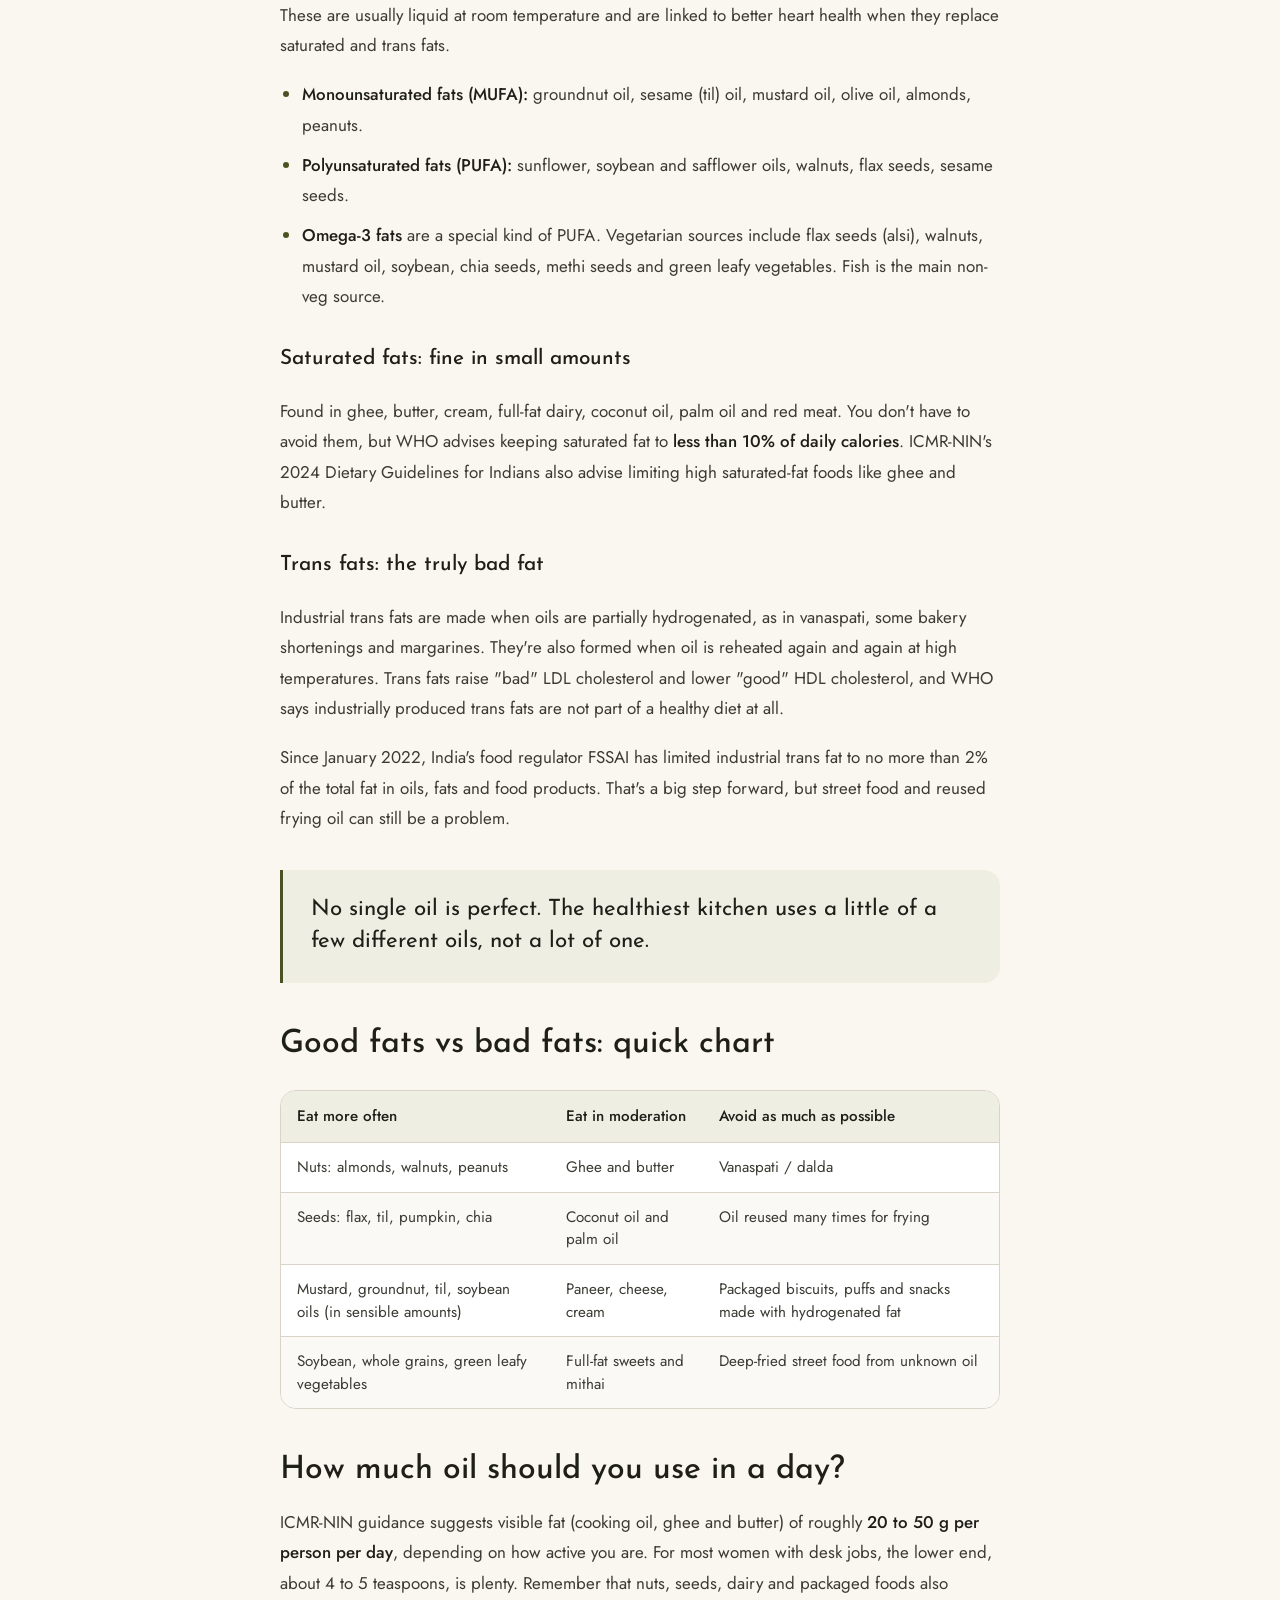
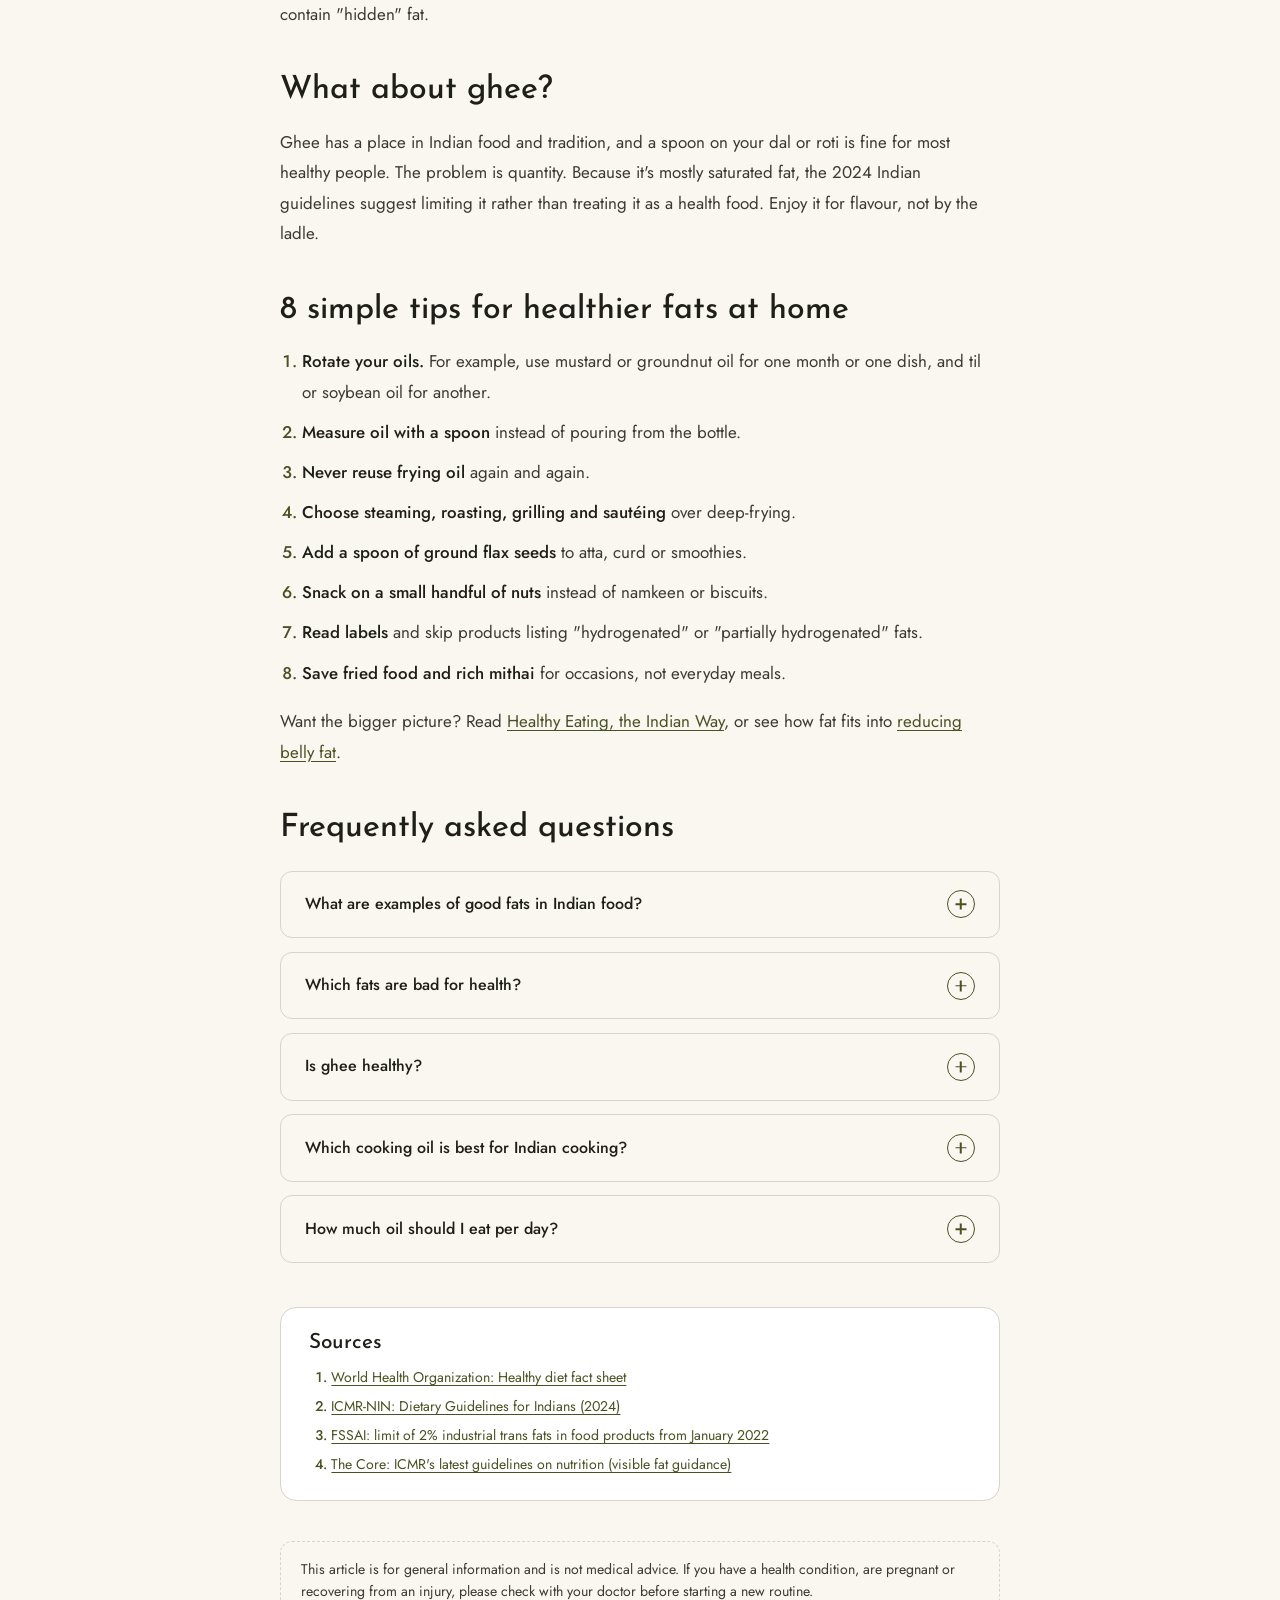
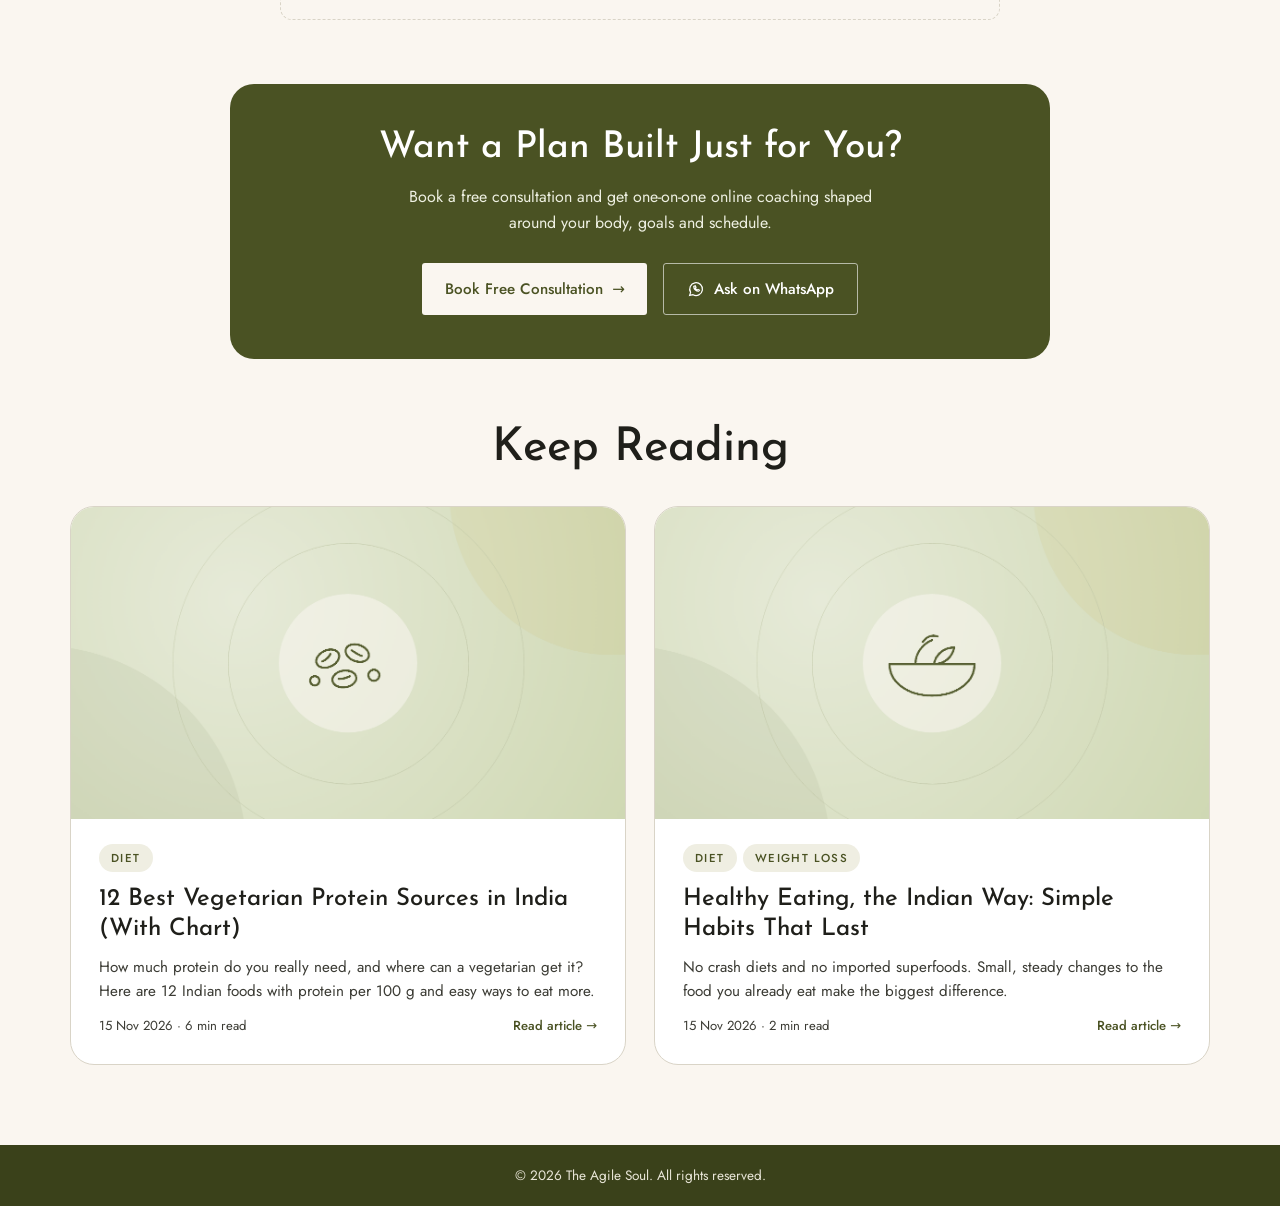
<file: blog/good-fats-vs-bad-fats/index.html>
<!DOCTYPE html>
<html lang="en">
<head>
  <meta charset="UTF-8">
  <meta name="viewport" content="width=device-width, initial-scale=1.0">
  <title>Good Fats vs Bad Fats: A Guide for Indian Kitchens</title>
  <meta name="description" content="Ghee, mustard oil, refined oil or vanaspati? Learn which fats to enjoy, which to limit and how much oil you really need, based on ICMR and WHO guidance.">
  <link rel="canonical" href="https://theagilesoul.com/blog/good-fats-vs-bad-fats/">
  <meta property="og:type" content="article">
  <meta property="og:site_name" content="The Agile Soul">
  <meta property="og:url" content="https://theagilesoul.com/blog/good-fats-vs-bad-fats/">
  <meta property="og:title" content="Good Fats vs Bad Fats: A Guide for Indian Kitchens">
  <meta property="og:description" content="Ghee, mustard oil, refined oil or vanaspati? Learn which fats to enjoy, which to limit and how much oil you really need, based on ICMR and WHO guidance.">
  <meta property="og:image" content="https://theagilesoul.com/blog/good-fats-vs-bad-fats/cover.png">
  <meta property="og:image:width" content="1200">
  <meta property="og:image:height" content="675">
  <meta name="twitter:card" content="summary_large_image">
  <link rel="icon" href="/assets/images/favicon.svg" type="image/svg+xml">
  <link rel="icon" href="/assets/images/favicon-32.png" sizes="32x32" type="image/png">
  <link rel="apple-touch-icon" href="/assets/images/apple-touch-icon.png">
  <link rel="preconnect" href="https://fonts.googleapis.com">
  <link rel="preconnect" href="https://fonts.gstatic.com" crossorigin>
  <link href="https://fonts.googleapis.com/css2?family=Josefin+Sans:wght@400;600&family=Jost:wght@400;500&display=swap" rel="stylesheet">
  <link rel="stylesheet" href="../../assets/css/style.css">
  <link rel="stylesheet" href="../../assets/css/animations.css">
  <link rel="stylesheet" href="../../assets/css/blog.css">
  <script>
    if (!matchMedia('(prefers-reduced-motion: reduce)').matches) {
      document.documentElement.classList.add('anim');
      setTimeout(() => { if (!window.__animReady) document.documentElement.classList.remove('anim'); }, 2500);
    }
  </script>
  <meta property="article:published_time" content="2026-11-15">
  <script type="application/ld+json">{"@context": "https://schema.org", "@graph": [{"@type": "BlogPosting", "headline": "Good Fats vs Bad Fats: A Simple Guide for Indian Kitchens", "description": "Ghee, mustard oil, refined oil or vanaspati? Learn which fats to enjoy, which to limit and how much oil you really need, based on ICMR and WHO guidance.", "datePublished": "2026-11-15", "dateModified": "2026-11-15", "author": {"@type": "Person", "name": "Maitrayee Bhowmick"}, "publisher": {"@type": "Organization", "name": "The Agile Soul"}, "articleSection": "Diet", "keywords": "Diet", "url": "https://theagilesoul.com/blog/good-fats-vs-bad-fats/", "mainEntityOfPage": "https://theagilesoul.com/blog/good-fats-vs-bad-fats/", "image": "https://theagilesoul.com/blog/good-fats-vs-bad-fats/cover.png"}, {"@type": "FAQPage", "mainEntity": [{"@type": "Question", "name": "What are examples of good fats in Indian food?", "acceptedAnswer": {"@type": "Answer", "text": "Nuts like almonds, walnuts and peanuts, seeds like flax, til and pumpkin, and oils like mustard, groundnut, sesame and soybean oil, used in sensible amounts, are good sources of unsaturated fats."}}, {"@type": "Question", "name": "Which fats are bad for health?", "acceptedAnswer": {"@type": "Answer", "text": "Industrial trans fats, found in vanaspati, some bakery shortenings and oil reused many times for frying, are the most harmful. Saturated fats like ghee, butter, coconut and palm oil are fine in small amounts but should be limited."}}, {"@type": "Question", "name": "Is ghee healthy?", "acceptedAnswer": {"@type": "Answer", "text": "A small amount of ghee can be part of a healthy diet, but it is mostly saturated fat. India's 2024 dietary guidelines advise limiting ghee and butter rather than using them freely."}}, {"@type": "Question", "name": "Which cooking oil is best for Indian cooking?", "acceptedAnswer": {"@type": "Answer", "text": "No single oil is perfect. Using a variety, such as mustard, groundnut, sesame and soybean oil, in moderate amounts gives a better balance of fatty acids than relying on one oil."}}, {"@type": "Question", "name": "How much oil should I eat per day?", "acceptedAnswer": {"@type": "Answer", "text": "ICMR-NIN guidance suggests roughly 20 to 50 g of visible fat a day depending on activity. For most less active women, around 4 to 5 teaspoons is enough."}}]}]}</script>
</head>
<body>
  <div class="scroll-progress" aria-hidden="true"></div>
  <!-- HEADER -->
  <header class="header">
    <div class="container header__inner">
      <a href="../../index.html" class="logo">
        <svg class="logo__icon" viewBox="0 0 64 40" fill="none" stroke="currentColor" stroke-width="1.6">
          <path d="M32 6c5 5 7 11 7 17s-3 11-7 13c-4-2-7-7-7-13s2-12 7-17z"/>
          <path d="M25 30c-6-1-11-5-13-12 6-1 11 1 15 5"/>
          <path d="M39 30c6-1 11-5 13-12-6-1-11 1-15 5"/>
          <path d="M22 35c-6 0-12-3-16-8 5-2 11-1 16 2"/>
          <path d="M42 35c6 0 12-3 16-8-5-2-11-1-16 2"/>
        </svg>
        <span class="logo__name">The Agile Soul</span>
        <span class="logo__tag">Yoga &amp; Wellness</span>
      </a>

      <button class="nav-toggle" aria-label="Open menu" aria-expanded="false">
        <span></span><span></span><span></span>
      </button>

      <nav class="nav">
        <a href="../../index.html">Home</a>
        <a href="../../about.html">About</a>
        <a href="../../blog.html" class="active">Blog</a>
        <a href="../../index.html#reviews">Testimonials</a>
        <a href="../../index.html#faq">FAQ</a>
        <a href="../../index.html#contact">Contact</a>
        <a href="../../index.html#contact" class="btn btn--solid nav__cta" data-book>Book Free Consultation</a>
      </nav>
    </div>
  </header>

  <main>
    <article>
      <header class="post__head container">
        <a href="../../blog.html" class="post__back" data-reveal>&larr; All articles</a>
        <p class="eyebrow" data-reveal>Nourish &middot; Diet</p>
        <h1 data-reveal="split">Good Fats vs Bad Fats: A Simple Guide for Indian Kitchens</h1>
        <div class="post__meta" data-reveal data-delay="500"><span>By Maitrayee Bhowmick</span><span><time datetime="2026-11-15">15 Nov 2026</time></span><span>5 min read</span></div>
      </header>

      <div class="post__cover container">
        <div class="post__cover-img"><img data-reveal="clip" src="cover.png" alt="Illustration of an oil drop" width="1200" height="675" fetchpriority="high"></div>
      </div>

      <div class="post__body container">
<p class="post__lead">Is ghee good or bad? Should you switch to olive oil? Is refined oil safe? Few topics in Indian kitchens cause as much confusion as fat. Here's the simple truth: your body needs fat, but the <em>type</em> and the <em>amount</em> make all the difference.</p>

<h2>Why your body needs fat</h2>
<p>Fat isn't the enemy. It gives you energy, helps your body absorb vitamins A, D, E and K, supports hormones and brain health, and makes food satisfying. Cutting fat out completely does more harm than good. The goal is to choose the right fats and keep the total in check.</p>
<p>The World Health Organization recommends that total fat stays under about <strong>30% of your daily calories</strong>, with most of it coming from unsaturated fats.</p>

<h2>The types of fat, explained simply</h2>

<h3>Unsaturated fats: the good fats</h3>
<p>These are usually liquid at room temperature and are linked to better heart health when they replace saturated and trans fats.</p>
<ul>
  <li><strong>Monounsaturated fats (MUFA):</strong> groundnut oil, sesame (til) oil, mustard oil, olive oil, almonds, peanuts.</li>
  <li><strong>Polyunsaturated fats (PUFA):</strong> sunflower, soybean and safflower oils, walnuts, flax seeds, sesame seeds.</li>
  <li><strong>Omega-3 fats</strong> are a special kind of PUFA. Vegetarian sources include flax seeds (alsi), walnuts, mustard oil, soybean, chia seeds, methi seeds and green leafy vegetables. Fish is the main non-veg source.</li>
</ul>

<h3>Saturated fats: fine in small amounts</h3>
<p>Found in ghee, butter, cream, full-fat dairy, coconut oil, palm oil and red meat. You don't have to avoid them, but WHO advises keeping saturated fat to <strong>less than 10% of daily calories</strong>. ICMR-NIN's 2024 Dietary Guidelines for Indians also advise limiting high saturated-fat foods like ghee and butter.</p>

<h3>Trans fats: the truly bad fat</h3>
<p>Industrial trans fats are made when oils are partially hydrogenated, as in vanaspati, some bakery shortenings and margarines. They're also formed when oil is reheated again and again at high temperatures. Trans fats raise "bad" LDL cholesterol and lower "good" HDL cholesterol, and WHO says industrially produced trans fats are not part of a healthy diet at all.</p>
<p>Since January 2022, India's food regulator FSSAI has limited industrial trans fat to no more than 2% of the total fat in oils, fats and food products. That's a big step forward, but street food and reused frying oil can still be a problem.</p>

<blockquote>No single oil is perfect. The healthiest kitchen uses a little of a few different oils, not a lot of one.</blockquote>

<h2>Good fats vs bad fats: quick chart</h2>
<div class="post__table">
<table>
  <thead><tr><th>Eat more often</th><th>Eat in moderation</th><th>Avoid as much as possible</th></tr></thead>
  <tbody>
    <tr><td>Nuts: almonds, walnuts, peanuts</td><td>Ghee and butter</td><td>Vanaspati / dalda</td></tr>
    <tr><td>Seeds: flax, til, pumpkin, chia</td><td>Coconut oil and palm oil</td><td>Oil reused many times for frying</td></tr>
    <tr><td>Mustard, groundnut, til, soybean oils (in sensible amounts)</td><td>Paneer, cheese, cream</td><td>Packaged biscuits, puffs and snacks made with hydrogenated fat</td></tr>
    <tr><td>Soybean, whole grains, green leafy vegetables</td><td>Full-fat sweets and mithai</td><td>Deep-fried street food from unknown oil</td></tr>
  </tbody>
</table>
</div>

<h2>How much oil should you use in a day?</h2>
<p>ICMR-NIN guidance suggests visible fat (cooking oil, ghee and butter) of roughly <strong>20 to 50 g per person per day</strong>, depending on how active you are. For most women with desk jobs, the lower end, about 4 to 5 teaspoons, is plenty. Remember that nuts, seeds, dairy and packaged foods also contain "hidden" fat.</p>

<h2>What about ghee?</h2>
<p>Ghee has a place in Indian food and tradition, and a spoon on your dal or roti is fine for most healthy people. The problem is quantity. Because it's mostly saturated fat, the 2024 Indian guidelines suggest limiting it rather than treating it as a health food. Enjoy it for flavour, not by the ladle.</p>

<h2>8 simple tips for healthier fats at home</h2>
<ol>
  <li><strong>Rotate your oils.</strong> For example, use mustard or groundnut oil for one month or one dish, and til or soybean oil for another.</li>
  <li><strong>Measure oil with a spoon</strong> instead of pouring from the bottle.</li>
  <li><strong>Never reuse frying oil</strong> again and again.</li>
  <li><strong>Choose steaming, roasting, grilling and sautéing</strong> over deep-frying.</li>
  <li><strong>Add a spoon of ground flax seeds</strong> to atta, curd or smoothies.</li>
  <li><strong>Snack on a small handful of nuts</strong> instead of namkeen or biscuits.</li>
  <li><strong>Read labels</strong> and skip products listing "hydrogenated" or "partially hydrogenated" fats.</li>
  <li><strong>Save fried food and rich mithai</strong> for occasions, not everyday meals.</li>
</ol>

<p>Want the bigger picture? Read <a href="../healthy-indian-eating-habits/">Healthy Eating, the Indian Way</a>, or see how fat fits into <a href="../how-to-reduce-belly-fat/">reducing belly fat</a>.</p>

<h2>Frequently asked questions</h2>
<div class="faq__list post__faq">
          <details class="faq__item" name="faq">
            <summary>What are examples of good fats in Indian food?<span class="faq__icon" aria-hidden="true"></span></summary>
            <p>Nuts like almonds, walnuts and peanuts, seeds like flax, til and pumpkin, and oils like mustard, groundnut, sesame and soybean oil, used in sensible amounts, are good sources of unsaturated fats.</p>
          </details>
          <details class="faq__item" name="faq">
            <summary>Which fats are bad for health?<span class="faq__icon" aria-hidden="true"></span></summary>
            <p>Industrial trans fats, found in vanaspati, some bakery shortenings and oil reused many times for frying, are the most harmful. Saturated fats like ghee, butter, coconut and palm oil are fine in small amounts but should be limited.</p>
          </details>
          <details class="faq__item" name="faq">
            <summary>Is ghee healthy?<span class="faq__icon" aria-hidden="true"></span></summary>
            <p>A small amount of ghee can be part of a healthy diet, but it is mostly saturated fat. India&#x27;s 2024 dietary guidelines advise limiting ghee and butter rather than using them freely.</p>
          </details>
          <details class="faq__item" name="faq">
            <summary>Which cooking oil is best for Indian cooking?<span class="faq__icon" aria-hidden="true"></span></summary>
            <p>No single oil is perfect. Using a variety, such as mustard, groundnut, sesame and soybean oil, in moderate amounts gives a better balance of fatty acids than relying on one oil.</p>
          </details>
          <details class="faq__item" name="faq">
            <summary>How much oil should I eat per day?<span class="faq__icon" aria-hidden="true"></span></summary>
            <p>ICMR-NIN guidance suggests roughly 20 to 50 g of visible fat a day depending on activity. For most less active women, around 4 to 5 teaspoons is enough.</p>
          </details>
</div>

<div class="post__sources">
<h2>Sources</h2>
<ol>
  <li><a href="https://www.who.int/news-room/fact-sheets/detail/healthy-diet" target="_blank" rel="noopener">World Health Organization: Healthy diet fact sheet</a></li>
  <li><a href="https://www.nin.res.in/dietaryguidelines/pdfjs/locale/DGI24thJune2024fin.pdf" target="_blank" rel="noopener">ICMR-NIN: Dietary Guidelines for Indians (2024)</a></li>
  <li><a href="https://www.fssai.gov.in/upload/media/FSSAI_News_TransFat_FNB_18_02_2021.pdf" target="_blank" rel="noopener">FSSAI: limit of 2% industrial trans fats in food products from January 2022</a></li>
  <li><a href="https://www.thecore.in/health/icmrs-latest-guidelines-on-nutrition-and-what-you-can-incorporate-4580245" target="_blank" rel="noopener">The Core: ICMR&#x27;s latest guidelines on nutrition (visible fat guidance)</a></li>
</ol>
</div>

<p class="post__note">This article is for general information and is not medical advice. If you have a health condition, are pregnant or recovering from an injury, please check with your doctor before starting a new routine.</p>
      </div>
    </article>

    <aside class="post__cta container" data-reveal>
      <h2>Want a Plan Built Just for You?</h2>
      <p>Book a free consultation and get one-on-one online coaching shaped around your body, goals and schedule.</p>
      <div class="btn-row">
        <a href="../../index.html#contact" class="btn btn--solid" data-book>Book Free Consultation <span aria-hidden="true">&rarr;</span></a>
        <a href="#" class="btn btn--outline" data-wa="Hi! I read your article on good fats vs bad fats. I&#x27;d like to know more about your tailored diet plans."><svg viewBox="0 0 24 24" width="18" height="18" fill="none" stroke="currentColor" stroke-width="1.6"><path d="M3.5 20.5l1.3-4A8.5 8.5 0 1 1 8 19.6z"/><path d="M9 8.5c0 3.5 3 6.5 6.5 6.5l1.2-1.5-2-1-1 1c-1.2-.5-2.2-1.5-2.7-2.7l1-1-1-2z"/></svg> Ask on WhatsApp</a>
      </div>
    </aside>

    <section class="post__more container">
      <h2 data-reveal="split">Keep Reading</h2>
      <div class="blog-list">
        <a href="../../blog/vegetarian-protein-sources-india/" class="post-card" data-reveal data-delay="0" data-cats="Diet">
          <div class="post-card__img"><img src="../../blog/vegetarian-protein-sources-india/cover.png" alt="Illustration of beans and lentils representing vegetarian protein" loading="lazy" width="1200" height="675"></div>
          <div class="post-card__body">
            <div class="post-card__tags"><span class="post-card__tag">Diet</span></div>
            <h3>12 Best Vegetarian Protein Sources in India (With Chart)</h3>
            <p>How much protein do you really need, and where can a vegetarian get it? Here are 12 Indian foods with protein per 100 g and easy ways to eat more.</p>
            <div class="post-card__meta"><span>15 Nov 2026 · 6 min read</span><span class="post-card__more">Read article &rarr;</span></div>
          </div>
        </a>
        <a href="../../blog/healthy-indian-eating-habits/" class="post-card" data-reveal data-delay="150" data-cats="Diet|Weight Loss">
          <div class="post-card__img"><img src="../../blog/healthy-indian-eating-habits/cover.png" alt="Illustration of a bowl of food" loading="lazy" width="1200" height="675"></div>
          <div class="post-card__body">
            <div class="post-card__tags"><span class="post-card__tag">Diet</span><span class="post-card__tag">Weight Loss</span></div>
            <h3>Healthy Eating, the Indian Way: Simple Habits That Last</h3>
            <p>No crash diets and no imported superfoods. Small, steady changes to the food you already eat make the biggest difference.</p>
            <div class="post-card__meta"><span>15 Nov 2026 · 2 min read</span><span class="post-card__more">Read article &rarr;</span></div>
          </div>
        </a>
      </div>
    </section>
  </main>

  <footer class="footer">
    <div class="container">
      <p>&copy; <span id="year"></span> The Agile Soul. All rights reserved.</p>
    </div>
  </footer>

  <script src="../../assets/js/main.js"></script>
  <script src="../../assets/js/booking.js"></script>
  <script src="../../assets/js/animations.js"></script>
</body>
</html>
</file>
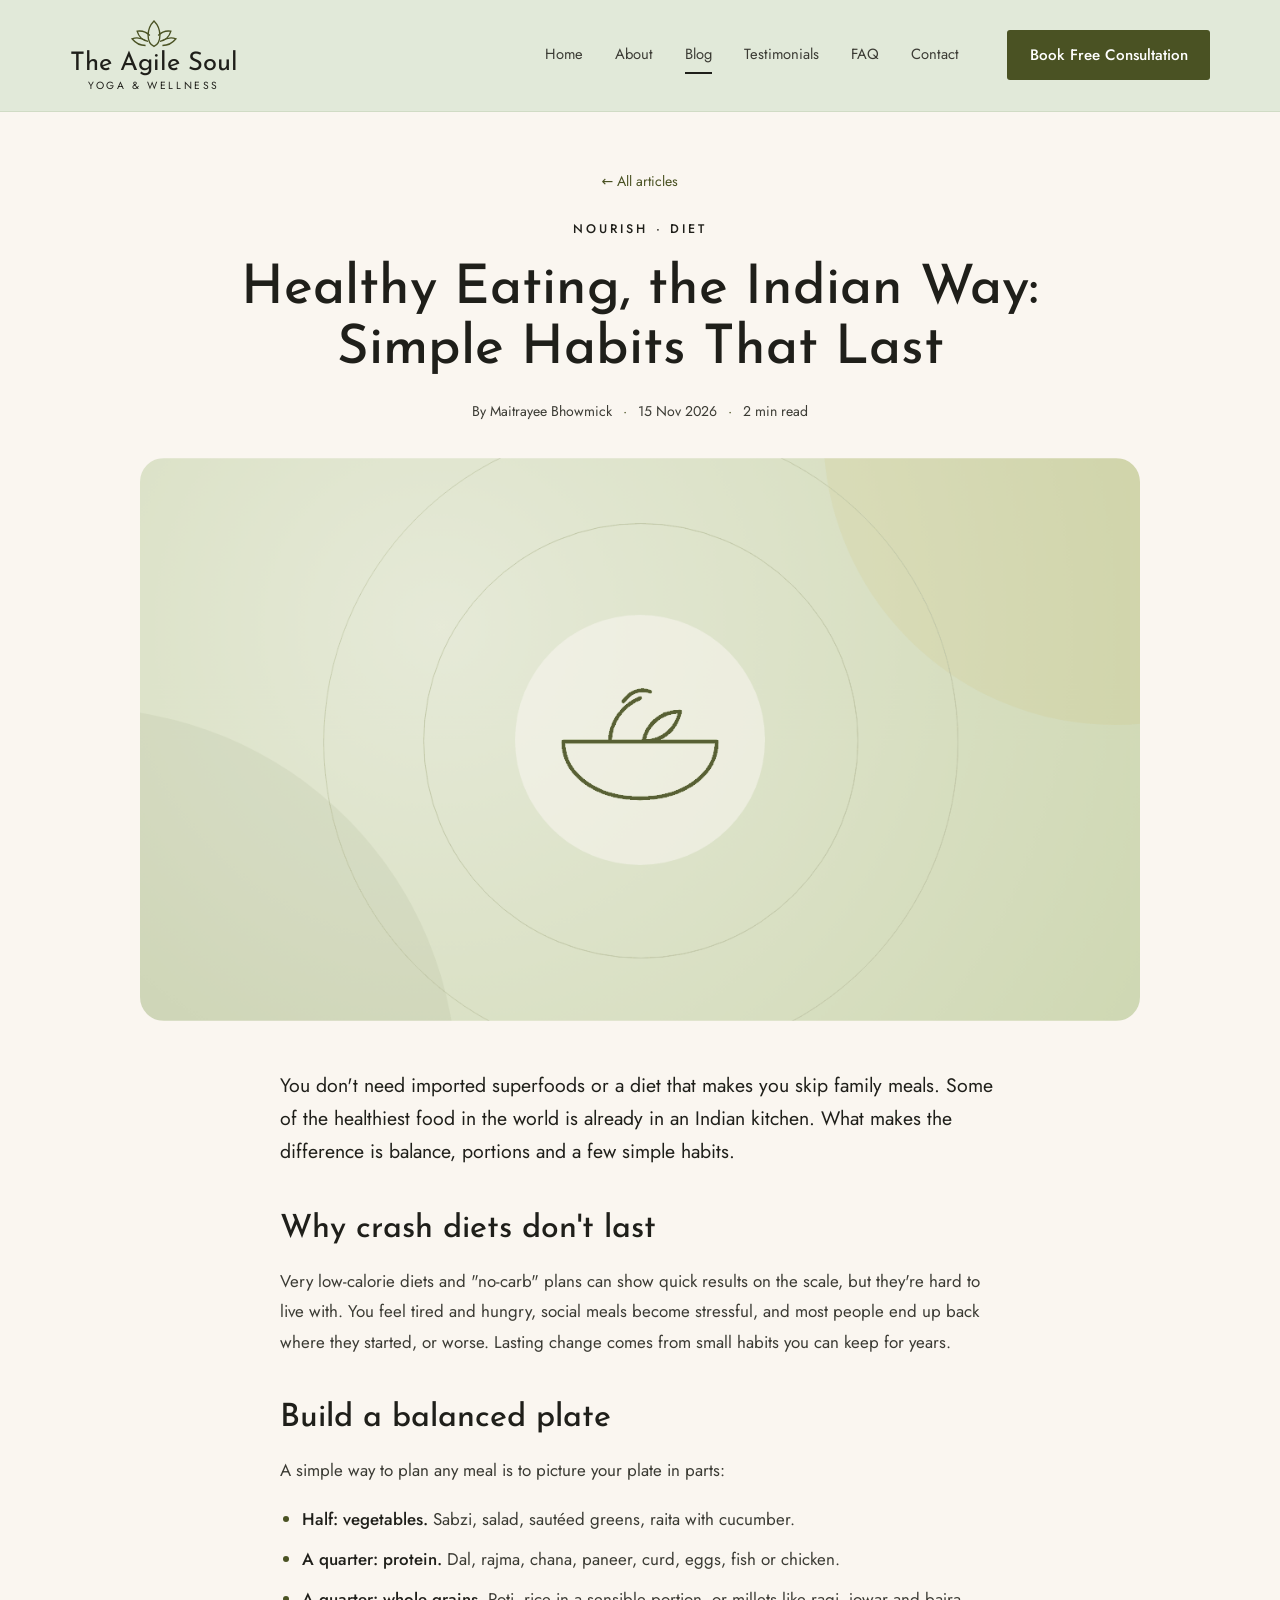
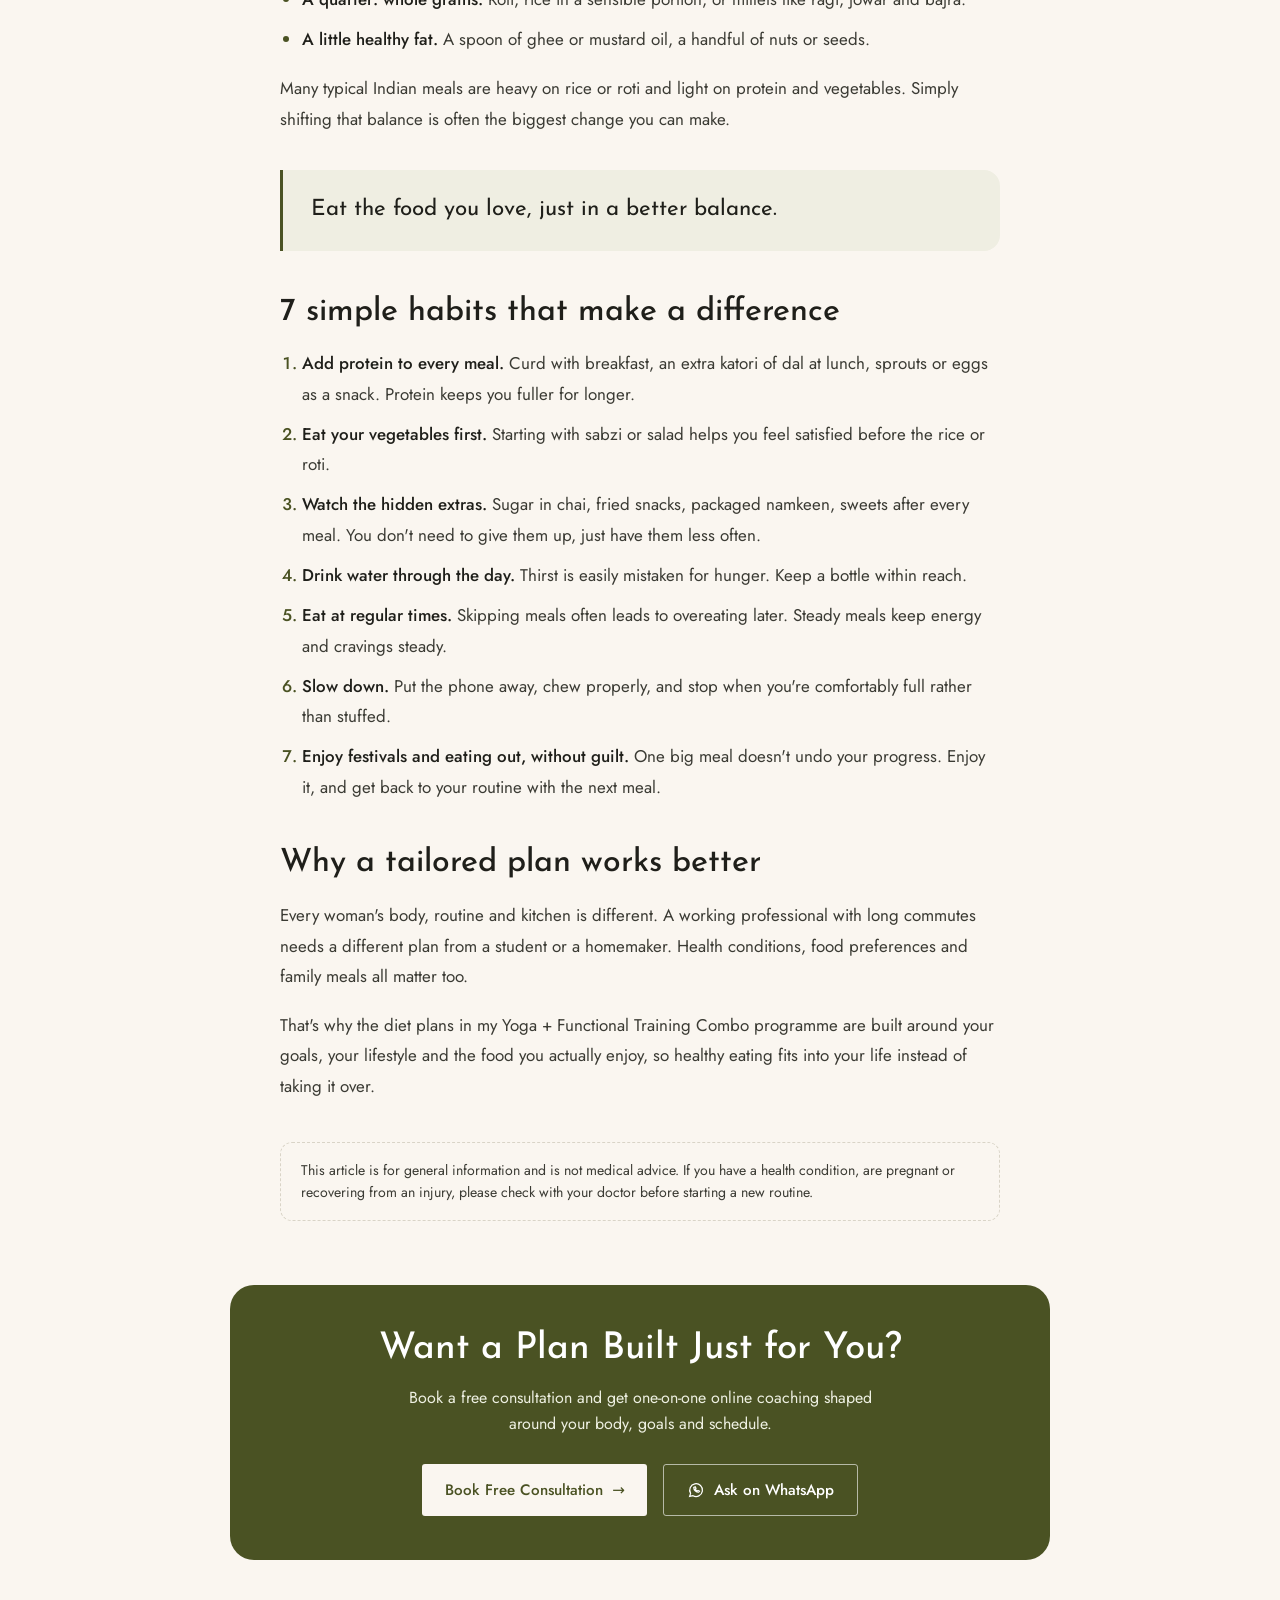
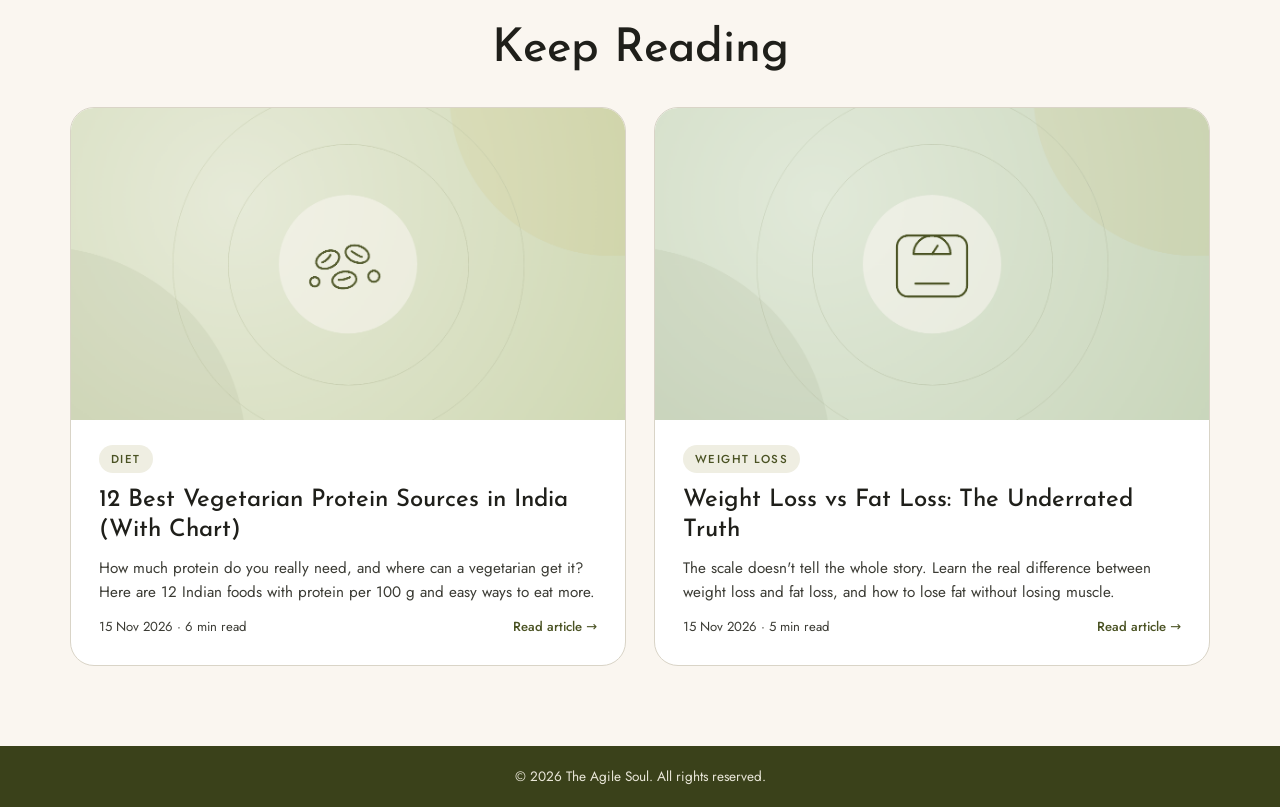
<file: blog/healthy-indian-eating-habits/index.html>
<!DOCTYPE html>
<html lang="en">
<head>
  <meta charset="UTF-8">
  <meta name="viewport" content="width=device-width, initial-scale=1.0">
  <title>Healthy Eating, the Indian Way: Simple Habits That Last</title>
  <meta name="description" content="No crash diets and no imported superfoods. Small, steady changes to the food you already eat make the biggest difference.">
  <link rel="canonical" href="https://theagilesoul.com/blog/healthy-indian-eating-habits/">
  <meta property="og:type" content="article">
  <meta property="og:site_name" content="The Agile Soul">
  <meta property="og:url" content="https://theagilesoul.com/blog/healthy-indian-eating-habits/">
  <meta property="og:title" content="Healthy Eating, the Indian Way: Simple Habits That Last">
  <meta property="og:description" content="No crash diets and no imported superfoods. Small, steady changes to the food you already eat make the biggest difference.">
  <meta property="og:image" content="https://theagilesoul.com/blog/healthy-indian-eating-habits/cover.png">
  <meta property="og:image:width" content="1200">
  <meta property="og:image:height" content="675">
  <meta name="twitter:card" content="summary_large_image">
  <link rel="icon" href="/assets/images/favicon.svg" type="image/svg+xml">
  <link rel="icon" href="/assets/images/favicon-32.png" sizes="32x32" type="image/png">
  <link rel="apple-touch-icon" href="/assets/images/apple-touch-icon.png">
  <link rel="preconnect" href="https://fonts.googleapis.com">
  <link rel="preconnect" href="https://fonts.gstatic.com" crossorigin>
  <link href="https://fonts.googleapis.com/css2?family=Josefin+Sans:wght@400;600&family=Jost:wght@400;500&display=swap" rel="stylesheet">
  <link rel="stylesheet" href="../../assets/css/style.css">
  <link rel="stylesheet" href="../../assets/css/animations.css">
  <link rel="stylesheet" href="../../assets/css/blog.css">
  <script>
    if (!matchMedia('(prefers-reduced-motion: reduce)').matches) {
      document.documentElement.classList.add('anim');
      setTimeout(() => { if (!window.__animReady) document.documentElement.classList.remove('anim'); }, 2500);
    }
  </script>
  <meta property="article:published_time" content="2026-11-15">
  <script type="application/ld+json">{"@context": "https://schema.org", "@graph": [{"@type": "BlogPosting", "headline": "Healthy Eating, the Indian Way: Simple Habits That Last", "description": "No crash diets and no imported superfoods. Small, steady changes to the food you already eat make the biggest difference.", "datePublished": "2026-11-15", "dateModified": "2026-11-15", "author": {"@type": "Person", "name": "Maitrayee Bhowmick"}, "publisher": {"@type": "Organization", "name": "The Agile Soul"}, "articleSection": "Diet", "keywords": "Diet, Weight Loss", "url": "https://theagilesoul.com/blog/healthy-indian-eating-habits/", "mainEntityOfPage": "https://theagilesoul.com/blog/healthy-indian-eating-habits/", "image": "https://theagilesoul.com/blog/healthy-indian-eating-habits/cover.png"}]}</script>
</head>
<body>
  <div class="scroll-progress" aria-hidden="true"></div>
  <!-- HEADER -->
  <header class="header">
    <div class="container header__inner">
      <a href="../../index.html" class="logo">
        <svg class="logo__icon" viewBox="0 0 64 40" fill="none" stroke="currentColor" stroke-width="1.6">
          <path d="M32 6c5 5 7 11 7 17s-3 11-7 13c-4-2-7-7-7-13s2-12 7-17z"/>
          <path d="M25 30c-6-1-11-5-13-12 6-1 11 1 15 5"/>
          <path d="M39 30c6-1 11-5 13-12-6-1-11 1-15 5"/>
          <path d="M22 35c-6 0-12-3-16-8 5-2 11-1 16 2"/>
          <path d="M42 35c6 0 12-3 16-8-5-2-11-1-16 2"/>
        </svg>
        <span class="logo__name">The Agile Soul</span>
        <span class="logo__tag">Yoga &amp; Wellness</span>
      </a>

      <button class="nav-toggle" aria-label="Open menu" aria-expanded="false">
        <span></span><span></span><span></span>
      </button>

      <nav class="nav">
        <a href="../../index.html">Home</a>
        <a href="../../about.html">About</a>
        <a href="../../blog.html" class="active">Blog</a>
        <a href="../../index.html#reviews">Testimonials</a>
        <a href="../../index.html#faq">FAQ</a>
        <a href="../../index.html#contact">Contact</a>
        <a href="../../index.html#contact" class="btn btn--solid nav__cta" data-book>Book Free Consultation</a>
      </nav>
    </div>
  </header>

  <main>
    <article>
      <header class="post__head container">
        <a href="../../blog.html" class="post__back" data-reveal>&larr; All articles</a>
        <p class="eyebrow" data-reveal>Nourish &middot; Diet</p>
        <h1 data-reveal="split">Healthy Eating, the Indian Way: Simple Habits That Last</h1>
        <div class="post__meta" data-reveal data-delay="500"><span>By Maitrayee Bhowmick</span><span><time datetime="2026-11-15">15 Nov 2026</time></span><span>2 min read</span></div>
      </header>

      <div class="post__cover container">
        <div class="post__cover-img"><img data-reveal="clip" src="cover.png" alt="Illustration of a bowl of food" width="1200" height="675" fetchpriority="high"></div>
      </div>

      <div class="post__body container">
<p class="post__lead">You don't need imported superfoods or a diet that makes you skip family meals. Some of the healthiest food in the world is already in an Indian kitchen. What makes the difference is balance, portions and a few simple habits.</p>

<h2>Why crash diets don't last</h2>
<p>Very low-calorie diets and "no-carb" plans can show quick results on the scale, but they're hard to live with. You feel tired and hungry, social meals become stressful, and most people end up back where they started, or worse. Lasting change comes from small habits you can keep for years.</p>

<h2>Build a balanced plate</h2>
<p>A simple way to plan any meal is to picture your plate in parts:</p>
<ul>
  <li><strong>Half: vegetables.</strong> Sabzi, salad, sautéed greens, raita with cucumber.</li>
  <li><strong>A quarter: protein.</strong> Dal, rajma, chana, paneer, curd, eggs, fish or chicken.</li>
  <li><strong>A quarter: whole grains.</strong> Roti, rice in a sensible portion, or millets like ragi, jowar and bajra.</li>
  <li><strong>A little healthy fat.</strong> A spoon of ghee or mustard oil, a handful of nuts or seeds.</li>
</ul>
<p>Many typical Indian meals are heavy on rice or roti and light on protein and vegetables. Simply shifting that balance is often the biggest change you can make.</p>

<blockquote>Eat the food you love, just in a better balance.</blockquote>

<h2>7 simple habits that make a difference</h2>
<ol>
  <li><strong>Add protein to every meal.</strong> Curd with breakfast, an extra katori of dal at lunch, sprouts or eggs as a snack. Protein keeps you fuller for longer.</li>
  <li><strong>Eat your vegetables first.</strong> Starting with sabzi or salad helps you feel satisfied before the rice or roti.</li>
  <li><strong>Watch the hidden extras.</strong> Sugar in chai, fried snacks, packaged namkeen, sweets after every meal. You don't need to give them up, just have them less often.</li>
  <li><strong>Drink water through the day.</strong> Thirst is easily mistaken for hunger. Keep a bottle within reach.</li>
  <li><strong>Eat at regular times.</strong> Skipping meals often leads to overeating later. Steady meals keep energy and cravings steady.</li>
  <li><strong>Slow down.</strong> Put the phone away, chew properly, and stop when you're comfortably full rather than stuffed.</li>
  <li><strong>Enjoy festivals and eating out, without guilt.</strong> One big meal doesn't undo your progress. Enjoy it, and get back to your routine with the next meal.</li>
</ol>

<h2>Why a tailored plan works better</h2>
<p>Every woman's body, routine and kitchen is different. A working professional with long commutes needs a different plan from a student or a homemaker. Health conditions, food preferences and family meals all matter too.</p>
<p>That's why the diet plans in my Yoga + Functional Training Combo programme are built around your goals, your lifestyle and the food you actually enjoy, so healthy eating fits into your life instead of taking it over.</p>

<p class="post__note">This article is for general information and is not medical advice. If you have a health condition, are pregnant or recovering from an injury, please check with your doctor before starting a new routine.</p>
      </div>
    </article>

    <aside class="post__cta container" data-reveal>
      <h2>Want a Plan Built Just for You?</h2>
      <p>Book a free consultation and get one-on-one online coaching shaped around your body, goals and schedule.</p>
      <div class="btn-row">
        <a href="../../index.html#contact" class="btn btn--solid" data-book>Book Free Consultation <span aria-hidden="true">&rarr;</span></a>
        <a href="#" class="btn btn--outline" data-wa="Hi! I read your article on healthy Indian eating habits. I&#x27;d like to know more about your tailored diet plans."><svg viewBox="0 0 24 24" width="18" height="18" fill="none" stroke="currentColor" stroke-width="1.6"><path d="M3.5 20.5l1.3-4A8.5 8.5 0 1 1 8 19.6z"/><path d="M9 8.5c0 3.5 3 6.5 6.5 6.5l1.2-1.5-2-1-1 1c-1.2-.5-2.2-1.5-2.7-2.7l1-1-1-2z"/></svg> Ask on WhatsApp</a>
      </div>
    </aside>

    <section class="post__more container">
      <h2 data-reveal="split">Keep Reading</h2>
      <div class="blog-list">
        <a href="../../blog/vegetarian-protein-sources-india/" class="post-card" data-reveal data-delay="0" data-cats="Diet">
          <div class="post-card__img"><img src="../../blog/vegetarian-protein-sources-india/cover.png" alt="Illustration of beans and lentils representing vegetarian protein" loading="lazy" width="1200" height="675"></div>
          <div class="post-card__body">
            <div class="post-card__tags"><span class="post-card__tag">Diet</span></div>
            <h3>12 Best Vegetarian Protein Sources in India (With Chart)</h3>
            <p>How much protein do you really need, and where can a vegetarian get it? Here are 12 Indian foods with protein per 100 g and easy ways to eat more.</p>
            <div class="post-card__meta"><span>15 Nov 2026 · 6 min read</span><span class="post-card__more">Read article &rarr;</span></div>
          </div>
        </a>
        <a href="../../blog/weight-loss-vs-fat-loss/" class="post-card" data-reveal data-delay="150" data-cats="Weight Loss">
          <div class="post-card__img"><img src="../../blog/weight-loss-vs-fat-loss/cover.png" alt="Illustration of a weighing scale" loading="lazy" width="1200" height="675"></div>
          <div class="post-card__body">
            <div class="post-card__tags"><span class="post-card__tag">Weight Loss</span></div>
            <h3>Weight Loss vs Fat Loss: The Underrated Truth</h3>
            <p>The scale doesn&#x27;t tell the whole story. Learn the real difference between weight loss and fat loss, and how to lose fat without losing muscle.</p>
            <div class="post-card__meta"><span>15 Nov 2026 · 5 min read</span><span class="post-card__more">Read article &rarr;</span></div>
          </div>
        </a>
      </div>
    </section>
  </main>

  <footer class="footer">
    <div class="container">
      <p>&copy; <span id="year"></span> The Agile Soul. All rights reserved.</p>
    </div>
  </footer>

  <script src="../../assets/js/main.js"></script>
  <script src="../../assets/js/booking.js"></script>
  <script src="../../assets/js/animations.js"></script>
</body>
</html>
</file>
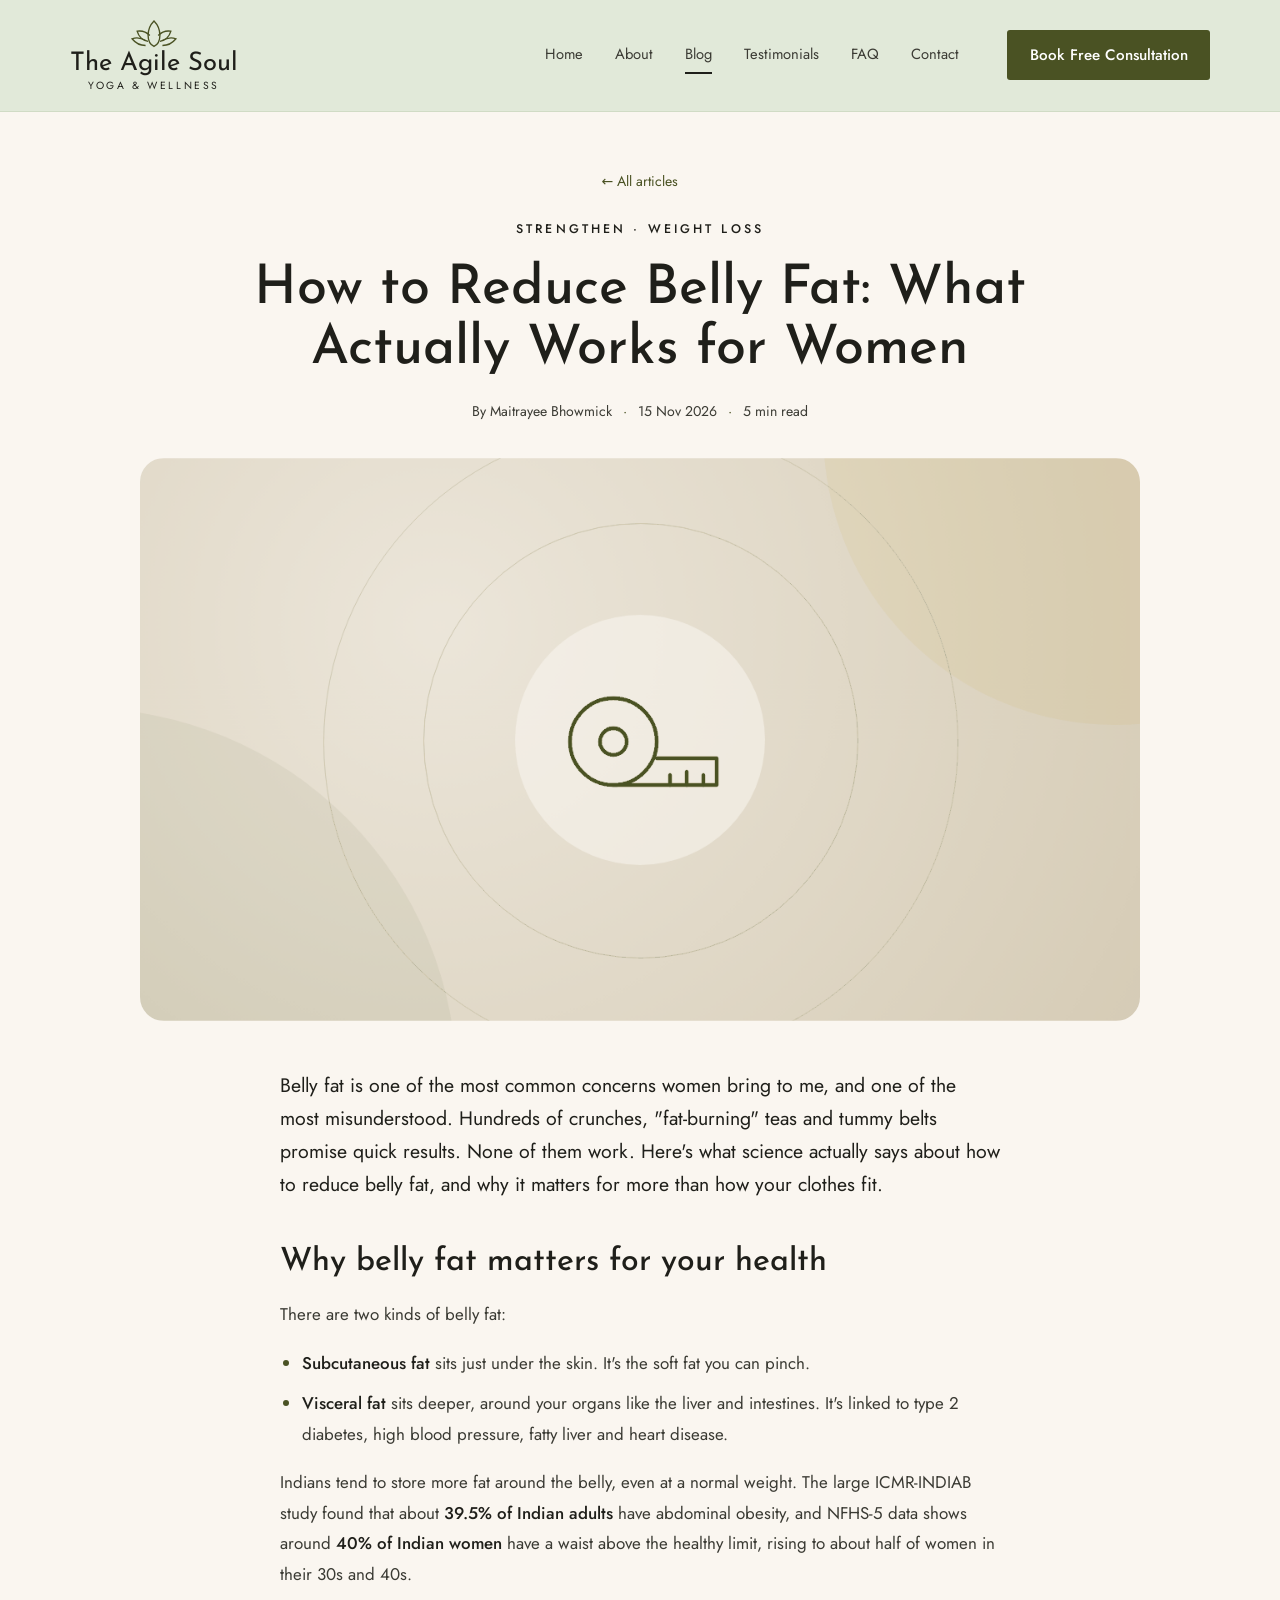
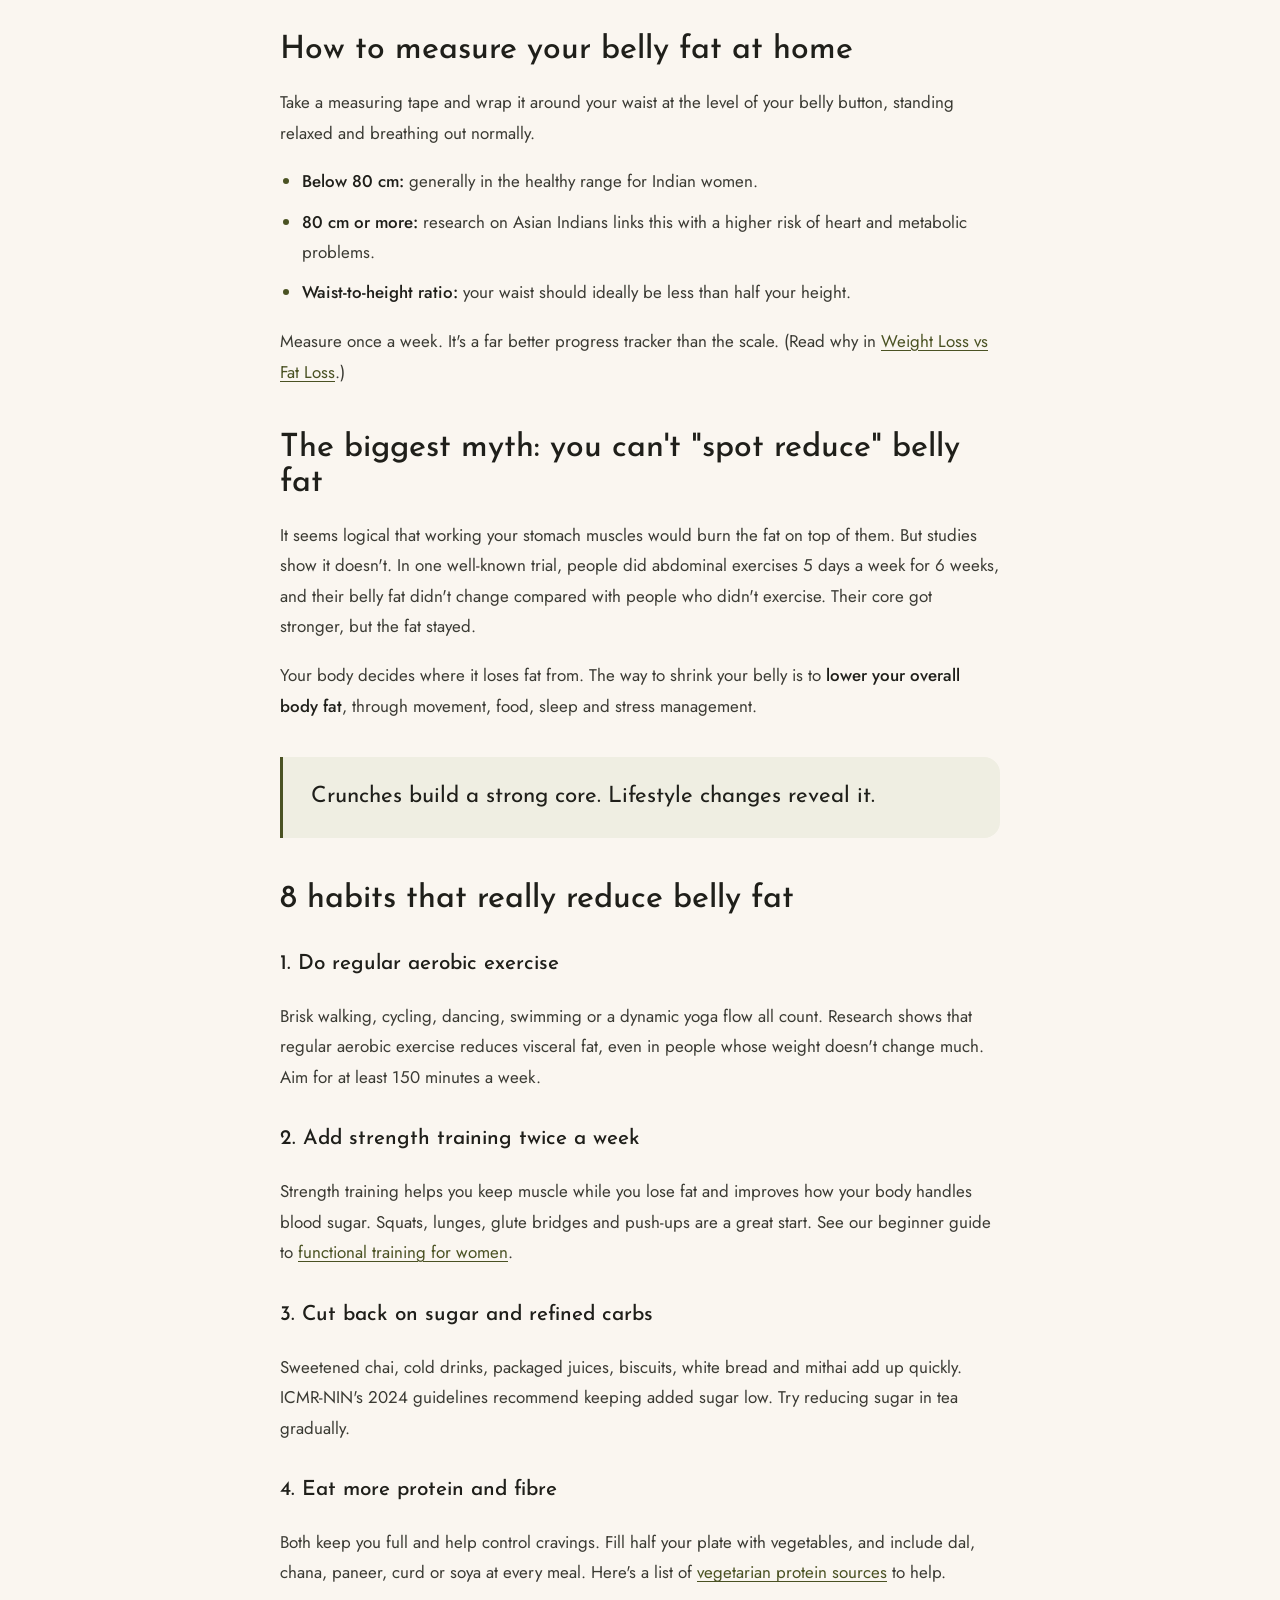
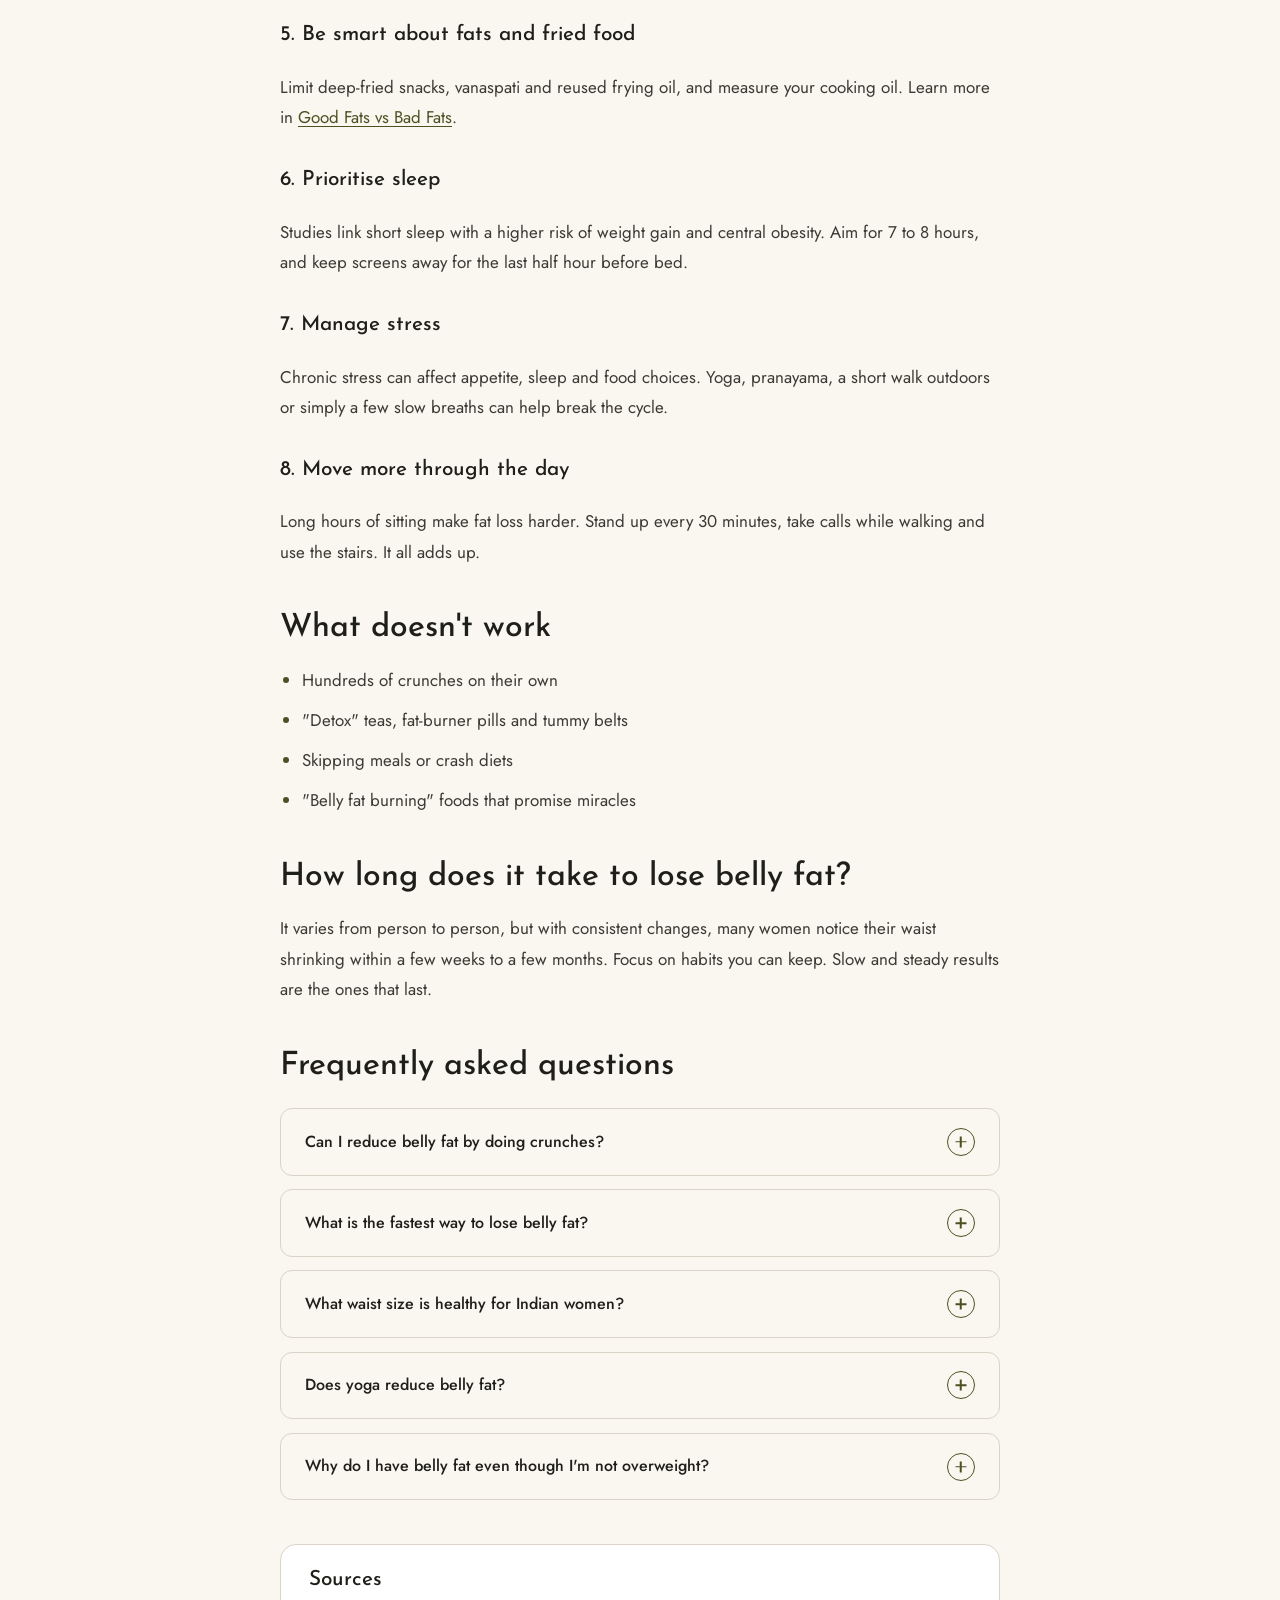
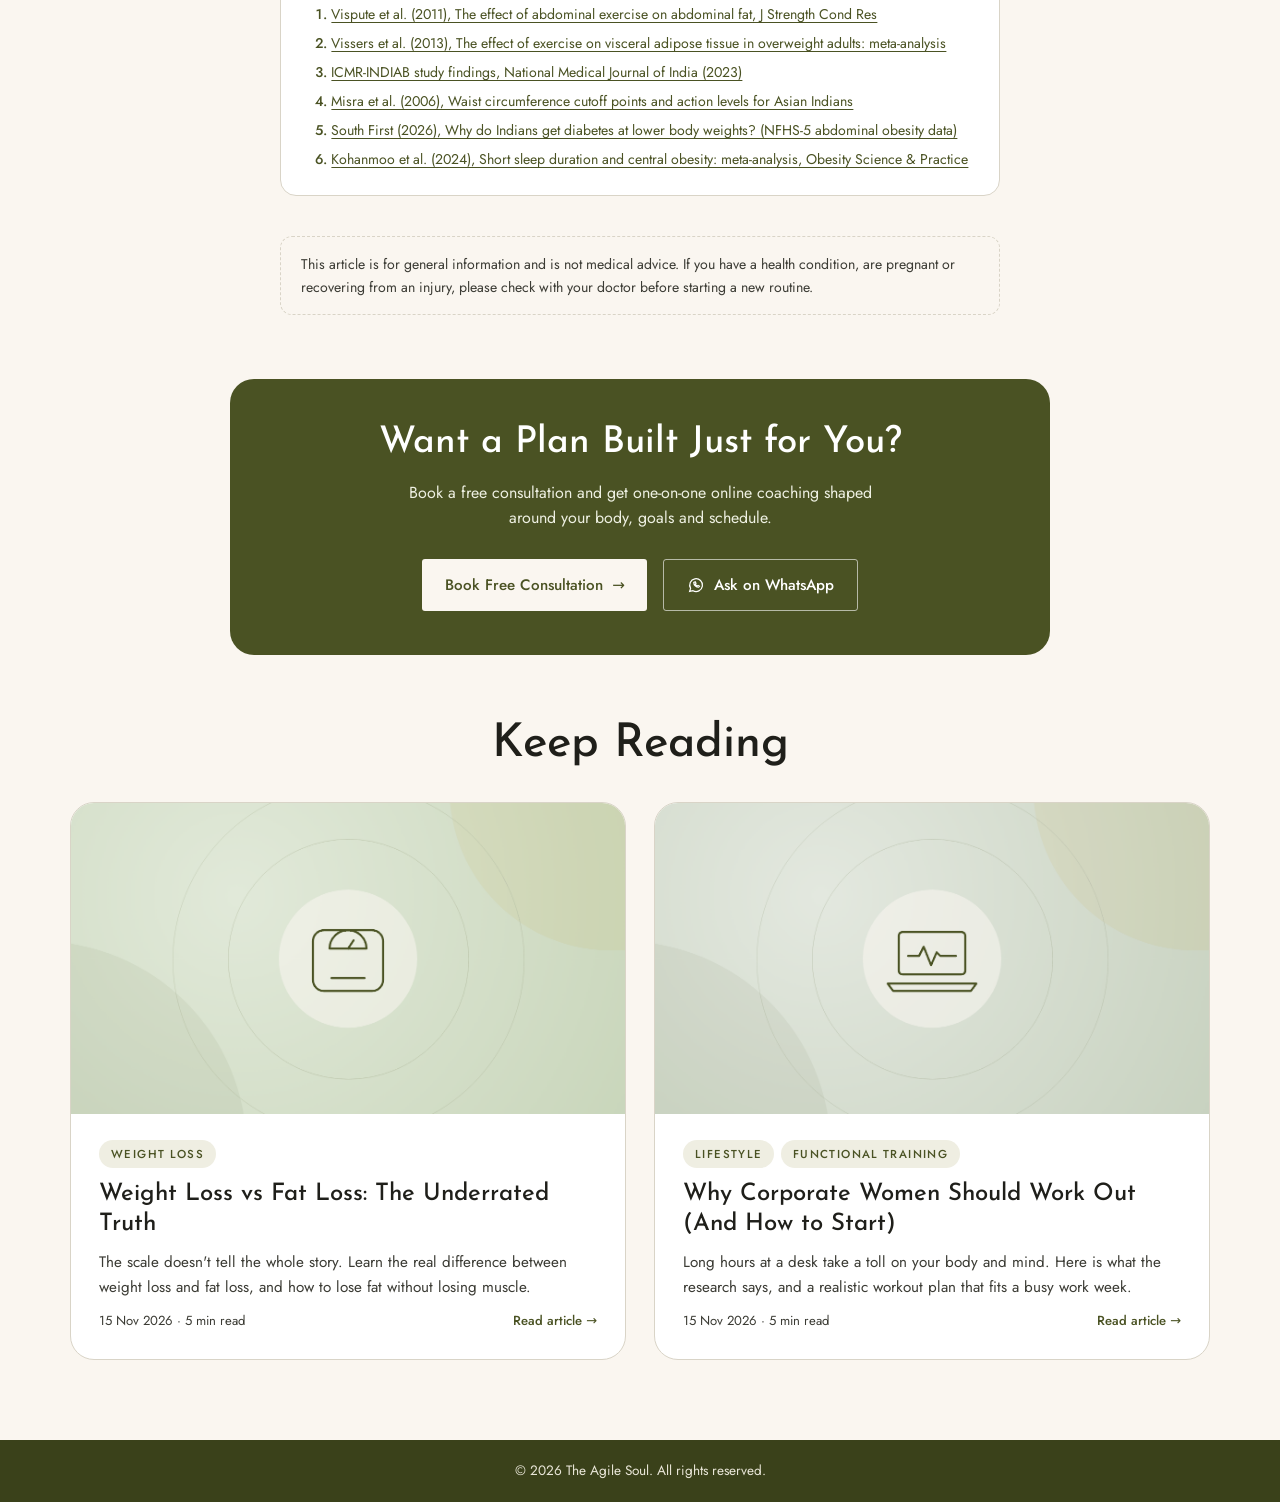
<file: blog/how-to-reduce-belly-fat/index.html>
<!DOCTYPE html>
<html lang="en">
<head>
  <meta charset="UTF-8">
  <meta name="viewport" content="width=device-width, initial-scale=1.0">
  <title>How to Reduce Belly Fat: What Actually Works for Women</title>
  <meta name="description" content="Crunches won&#x27;t melt belly fat. Learn what science says about losing belly fat, why it matters for Indian women, and 8 habits that really work.">
  <link rel="canonical" href="https://theagilesoul.com/blog/how-to-reduce-belly-fat/">
  <meta property="og:type" content="article">
  <meta property="og:site_name" content="The Agile Soul">
  <meta property="og:url" content="https://theagilesoul.com/blog/how-to-reduce-belly-fat/">
  <meta property="og:title" content="How to Reduce Belly Fat: What Actually Works for Women">
  <meta property="og:description" content="Crunches won&#x27;t melt belly fat. Learn what science says about losing belly fat, why it matters for Indian women, and 8 habits that really work.">
  <meta property="og:image" content="https://theagilesoul.com/blog/how-to-reduce-belly-fat/cover.png">
  <meta property="og:image:width" content="1200">
  <meta property="og:image:height" content="675">
  <meta name="twitter:card" content="summary_large_image">
  <link rel="icon" href="/assets/images/favicon.svg" type="image/svg+xml">
  <link rel="icon" href="/assets/images/favicon-32.png" sizes="32x32" type="image/png">
  <link rel="apple-touch-icon" href="/assets/images/apple-touch-icon.png">
  <link rel="preconnect" href="https://fonts.googleapis.com">
  <link rel="preconnect" href="https://fonts.gstatic.com" crossorigin>
  <link href="https://fonts.googleapis.com/css2?family=Josefin+Sans:wght@400;600&family=Jost:wght@400;500&display=swap" rel="stylesheet">
  <link rel="stylesheet" href="../../assets/css/style.css">
  <link rel="stylesheet" href="../../assets/css/animations.css">
  <link rel="stylesheet" href="../../assets/css/blog.css">
  <script>
    if (!matchMedia('(prefers-reduced-motion: reduce)').matches) {
      document.documentElement.classList.add('anim');
      setTimeout(() => { if (!window.__animReady) document.documentElement.classList.remove('anim'); }, 2500);
    }
  </script>
  <meta property="article:published_time" content="2026-11-15">
  <script type="application/ld+json">{"@context": "https://schema.org", "@graph": [{"@type": "BlogPosting", "headline": "How to Reduce Belly Fat: What Actually Works for Women", "description": "Crunches won't melt belly fat. Learn what science says about losing belly fat, why it matters for Indian women, and 8 habits that really work.", "datePublished": "2026-11-15", "dateModified": "2026-11-15", "author": {"@type": "Person", "name": "Maitrayee Bhowmick"}, "publisher": {"@type": "Organization", "name": "The Agile Soul"}, "articleSection": "Weight Loss", "keywords": "Weight Loss, Functional Training", "url": "https://theagilesoul.com/blog/how-to-reduce-belly-fat/", "mainEntityOfPage": "https://theagilesoul.com/blog/how-to-reduce-belly-fat/", "image": "https://theagilesoul.com/blog/how-to-reduce-belly-fat/cover.png"}, {"@type": "FAQPage", "mainEntity": [{"@type": "Question", "name": "Can I reduce belly fat by doing crunches?", "acceptedAnswer": {"@type": "Answer", "text": "No. Crunches strengthen your core but don't burn the fat on top of it. Studies show you can't spot reduce fat; you need to lower overall body fat through exercise, diet, sleep and stress management."}}, {"@type": "Question", "name": "What is the fastest way to lose belly fat?", "acceptedAnswer": {"@type": "Answer", "text": "There's no safe shortcut. Regular aerobic exercise, strength training twice a week, less sugar and refined carbs, more protein and fibre, and good sleep together give the best results."}}, {"@type": "Question", "name": "What waist size is healthy for Indian women?", "acceptedAnswer": {"@type": "Answer", "text": "For Indian women, a waist under 80 cm is generally considered healthy. A waist of 80 cm or more is linked with higher risk of diabetes and heart disease."}}, {"@type": "Question", "name": "Does yoga reduce belly fat?", "acceptedAnswer": {"@type": "Answer", "text": "Dynamic yoga styles contribute to overall fat loss and help manage stress and sleep, which affect belly fat. It works best combined with strength training and healthy eating."}}, {"@type": "Question", "name": "Why do I have belly fat even though I'm not overweight?", "acceptedAnswer": {"@type": "Answer", "text": "Many Indians store more fat around the belly at a normal weight. Low muscle mass, inactivity, high sugar and refined-carb diets, poor sleep and stress can all contribute."}}]}]}</script>
</head>
<body>
  <div class="scroll-progress" aria-hidden="true"></div>
  <!-- HEADER -->
  <header class="header">
    <div class="container header__inner">
      <a href="../../index.html" class="logo">
        <svg class="logo__icon" viewBox="0 0 64 40" fill="none" stroke="currentColor" stroke-width="1.6">
          <path d="M32 6c5 5 7 11 7 17s-3 11-7 13c-4-2-7-7-7-13s2-12 7-17z"/>
          <path d="M25 30c-6-1-11-5-13-12 6-1 11 1 15 5"/>
          <path d="M39 30c6-1 11-5 13-12-6-1-11 1-15 5"/>
          <path d="M22 35c-6 0-12-3-16-8 5-2 11-1 16 2"/>
          <path d="M42 35c6 0 12-3 16-8-5-2-11-1-16 2"/>
        </svg>
        <span class="logo__name">The Agile Soul</span>
        <span class="logo__tag">Yoga &amp; Wellness</span>
      </a>

      <button class="nav-toggle" aria-label="Open menu" aria-expanded="false">
        <span></span><span></span><span></span>
      </button>

      <nav class="nav">
        <a href="../../index.html">Home</a>
        <a href="../../about.html">About</a>
        <a href="../../blog.html" class="active">Blog</a>
        <a href="../../index.html#reviews">Testimonials</a>
        <a href="../../index.html#faq">FAQ</a>
        <a href="../../index.html#contact">Contact</a>
        <a href="../../index.html#contact" class="btn btn--solid nav__cta" data-book>Book Free Consultation</a>
      </nav>
    </div>
  </header>

  <main>
    <article>
      <header class="post__head container">
        <a href="../../blog.html" class="post__back" data-reveal>&larr; All articles</a>
        <p class="eyebrow" data-reveal>Strengthen &middot; Weight Loss</p>
        <h1 data-reveal="split">How to Reduce Belly Fat: What Actually Works for Women</h1>
        <div class="post__meta" data-reveal data-delay="500"><span>By Maitrayee Bhowmick</span><span><time datetime="2026-11-15">15 Nov 2026</time></span><span>5 min read</span></div>
      </header>

      <div class="post__cover container">
        <div class="post__cover-img"><img data-reveal="clip" src="cover.png" alt="Illustration of a measuring tape" width="1200" height="675" fetchpriority="high"></div>
      </div>

      <div class="post__body container">
<p class="post__lead">Belly fat is one of the most common concerns women bring to me, and one of the most misunderstood. Hundreds of crunches, "fat-burning" teas and tummy belts promise quick results. None of them work. Here's what science actually says about how to reduce belly fat, and why it matters for more than how your clothes fit.</p>

<h2>Why belly fat matters for your health</h2>
<p>There are two kinds of belly fat:</p>
<ul>
  <li><strong>Subcutaneous fat</strong> sits just under the skin. It's the soft fat you can pinch.</li>
  <li><strong>Visceral fat</strong> sits deeper, around your organs like the liver and intestines. It's linked to type 2 diabetes, high blood pressure, fatty liver and heart disease.</li>
</ul>
<p>Indians tend to store more fat around the belly, even at a normal weight. The large ICMR-INDIAB study found that about <strong>39.5% of Indian adults</strong> have abdominal obesity, and NFHS-5 data shows around <strong>40% of Indian women</strong> have a waist above the healthy limit, rising to about half of women in their 30s and 40s.</p>

<h2>How to measure your belly fat at home</h2>
<p>Take a measuring tape and wrap it around your waist at the level of your belly button, standing relaxed and breathing out normally.</p>
<ul>
  <li><strong>Below 80 cm:</strong> generally in the healthy range for Indian women.</li>
  <li><strong>80 cm or more:</strong> research on Asian Indians links this with a higher risk of heart and metabolic problems.</li>
  <li><strong>Waist-to-height ratio:</strong> your waist should ideally be less than half your height.</li>
</ul>
<p>Measure once a week. It's a far better progress tracker than the scale. (Read why in <a href="../weight-loss-vs-fat-loss/">Weight Loss vs Fat Loss</a>.)</p>

<h2>The biggest myth: you can't "spot reduce" belly fat</h2>
<p>It seems logical that working your stomach muscles would burn the fat on top of them. But studies show it doesn't. In one well-known trial, people did abdominal exercises 5 days a week for 6 weeks, and their belly fat didn't change compared with people who didn't exercise. Their core got stronger, but the fat stayed.</p>
<p>Your body decides where it loses fat from. The way to shrink your belly is to <strong>lower your overall body fat</strong>, through movement, food, sleep and stress management.</p>

<blockquote>Crunches build a strong core. Lifestyle changes reveal it.</blockquote>

<h2>8 habits that really reduce belly fat</h2>

<h3>1. Do regular aerobic exercise</h3>
<p>Brisk walking, cycling, dancing, swimming or a dynamic yoga flow all count. Research shows that regular aerobic exercise reduces visceral fat, even in people whose weight doesn't change much. Aim for at least 150 minutes a week.</p>

<h3>2. Add strength training twice a week</h3>
<p>Strength training helps you keep muscle while you lose fat and improves how your body handles blood sugar. Squats, lunges, glute bridges and push-ups are a great start. See our beginner guide to <a href="../functional-training-for-women/">functional training for women</a>.</p>

<h3>3. Cut back on sugar and refined carbs</h3>
<p>Sweetened chai, cold drinks, packaged juices, biscuits, white bread and mithai add up quickly. ICMR-NIN's 2024 guidelines recommend keeping added sugar low. Try reducing sugar in tea gradually.</p>

<h3>4. Eat more protein and fibre</h3>
<p>Both keep you full and help control cravings. Fill half your plate with vegetables, and include dal, chana, paneer, curd or soya at every meal. Here's a list of <a href="../vegetarian-protein-sources-india/">vegetarian protein sources</a> to help.</p>

<h3>5. Be smart about fats and fried food</h3>
<p>Limit deep-fried snacks, vanaspati and reused frying oil, and measure your cooking oil. Learn more in <a href="../good-fats-vs-bad-fats/">Good Fats vs Bad Fats</a>.</p>

<h3>6. Prioritise sleep</h3>
<p>Studies link short sleep with a higher risk of weight gain and central obesity. Aim for 7 to 8 hours, and keep screens away for the last half hour before bed.</p>

<h3>7. Manage stress</h3>
<p>Chronic stress can affect appetite, sleep and food choices. Yoga, pranayama, a short walk outdoors or simply a few slow breaths can help break the cycle.</p>

<h3>8. Move more through the day</h3>
<p>Long hours of sitting make fat loss harder. Stand up every 30 minutes, take calls while walking and use the stairs. It all adds up.</p>

<h2>What doesn't work</h2>
<ul>
  <li>Hundreds of crunches on their own</li>
  <li>"Detox" teas, fat-burner pills and tummy belts</li>
  <li>Skipping meals or crash diets</li>
  <li>"Belly fat burning" foods that promise miracles</li>
</ul>

<h2>How long does it take to lose belly fat?</h2>
<p>It varies from person to person, but with consistent changes, many women notice their waist shrinking within a few weeks to a few months. Focus on habits you can keep. Slow and steady results are the ones that last.</p>

<h2>Frequently asked questions</h2>
<div class="faq__list post__faq">
          <details class="faq__item" name="faq">
            <summary>Can I reduce belly fat by doing crunches?<span class="faq__icon" aria-hidden="true"></span></summary>
            <p>No. Crunches strengthen your core but don&#x27;t burn the fat on top of it. Studies show you can&#x27;t spot reduce fat; you need to lower overall body fat through exercise, diet, sleep and stress management.</p>
          </details>
          <details class="faq__item" name="faq">
            <summary>What is the fastest way to lose belly fat?<span class="faq__icon" aria-hidden="true"></span></summary>
            <p>There&#x27;s no safe shortcut. Regular aerobic exercise, strength training twice a week, less sugar and refined carbs, more protein and fibre, and good sleep together give the best results.</p>
          </details>
          <details class="faq__item" name="faq">
            <summary>What waist size is healthy for Indian women?<span class="faq__icon" aria-hidden="true"></span></summary>
            <p>For Indian women, a waist under 80 cm is generally considered healthy. A waist of 80 cm or more is linked with higher risk of diabetes and heart disease.</p>
          </details>
          <details class="faq__item" name="faq">
            <summary>Does yoga reduce belly fat?<span class="faq__icon" aria-hidden="true"></span></summary>
            <p>Dynamic yoga styles contribute to overall fat loss and help manage stress and sleep, which affect belly fat. It works best combined with strength training and healthy eating.</p>
          </details>
          <details class="faq__item" name="faq">
            <summary>Why do I have belly fat even though I&#x27;m not overweight?<span class="faq__icon" aria-hidden="true"></span></summary>
            <p>Many Indians store more fat around the belly at a normal weight. Low muscle mass, inactivity, high sugar and refined-carb diets, poor sleep and stress can all contribute.</p>
          </details>
</div>

<div class="post__sources">
<h2>Sources</h2>
<ol>
  <li><a href="https://pubmed.ncbi.nlm.nih.gov/21804427/" target="_blank" rel="noopener">Vispute et al. (2011), The effect of abdominal exercise on abdominal fat, J Strength Cond Res</a></li>
  <li><a href="https://pubmed.ncbi.nlm.nih.gov/23409182/" target="_blank" rel="noopener">Vissers et al. (2013), The effect of exercise on visceral adipose tissue in overweight adults: meta-analysis</a></li>
  <li><a href="https://nmji.in/lessons-learnt-from-the-icmrindiab-study" target="_blank" rel="noopener">ICMR-INDIAB study findings, National Medical Journal of India (2023)</a></li>
  <li><a href="https://pubmed.ncbi.nlm.nih.gov/16189502" target="_blank" rel="noopener">Misra et al. (2006), Waist circumference cutoff points and action levels for Asian Indians</a></li>
  <li><a href="https://thesouthfirst.com/bold/diabetes-in-india/" target="_blank" rel="noopener">South First (2026), Why do Indians get diabetes at lower body weights? (NFHS-5 abdominal obesity data)</a></li>
  <li><a href="https://doi.org/10.1002/osp4.772" target="_blank" rel="noopener">Kohanmoo et al. (2024), Short sleep duration and central obesity: meta-analysis, Obesity Science &amp; Practice</a></li>
</ol>
</div>

<p class="post__note">This article is for general information and is not medical advice. If you have a health condition, are pregnant or recovering from an injury, please check with your doctor before starting a new routine.</p>
      </div>
    </article>

    <aside class="post__cta container" data-reveal>
      <h2>Want a Plan Built Just for You?</h2>
      <p>Book a free consultation and get one-on-one online coaching shaped around your body, goals and schedule.</p>
      <div class="btn-row">
        <a href="../../index.html#contact" class="btn btn--solid" data-book>Book Free Consultation <span aria-hidden="true">&rarr;</span></a>
        <a href="#" class="btn btn--outline" data-wa="Hi! I read your article on reducing belly fat. I&#x27;d like help with a plan for my goals."><svg viewBox="0 0 24 24" width="18" height="18" fill="none" stroke="currentColor" stroke-width="1.6"><path d="M3.5 20.5l1.3-4A8.5 8.5 0 1 1 8 19.6z"/><path d="M9 8.5c0 3.5 3 6.5 6.5 6.5l1.2-1.5-2-1-1 1c-1.2-.5-2.2-1.5-2.7-2.7l1-1-1-2z"/></svg> Ask on WhatsApp</a>
      </div>
    </aside>

    <section class="post__more container">
      <h2 data-reveal="split">Keep Reading</h2>
      <div class="blog-list">
        <a href="../../blog/weight-loss-vs-fat-loss/" class="post-card" data-reveal data-delay="0" data-cats="Weight Loss">
          <div class="post-card__img"><img src="../../blog/weight-loss-vs-fat-loss/cover.png" alt="Illustration of a weighing scale" loading="lazy" width="1200" height="675"></div>
          <div class="post-card__body">
            <div class="post-card__tags"><span class="post-card__tag">Weight Loss</span></div>
            <h3>Weight Loss vs Fat Loss: The Underrated Truth</h3>
            <p>The scale doesn&#x27;t tell the whole story. Learn the real difference between weight loss and fat loss, and how to lose fat without losing muscle.</p>
            <div class="post-card__meta"><span>15 Nov 2026 · 5 min read</span><span class="post-card__more">Read article &rarr;</span></div>
          </div>
        </a>
        <a href="../../blog/why-corporate-women-should-workout/" class="post-card" data-reveal data-delay="150" data-cats="Lifestyle|Functional Training">
          <div class="post-card__img"><img src="../../blog/why-corporate-women-should-workout/cover.png" alt="Illustration of a laptop with a heartbeat line" loading="lazy" width="1200" height="675"></div>
          <div class="post-card__body">
            <div class="post-card__tags"><span class="post-card__tag">Lifestyle</span><span class="post-card__tag">Functional Training</span></div>
            <h3>Why Corporate Women Should Work Out (And How to Start)</h3>
            <p>Long hours at a desk take a toll on your body and mind. Here is what the research says, and a realistic workout plan that fits a busy work week.</p>
            <div class="post-card__meta"><span>15 Nov 2026 · 5 min read</span><span class="post-card__more">Read article &rarr;</span></div>
          </div>
        </a>
      </div>
    </section>
  </main>

  <footer class="footer">
    <div class="container">
      <p>&copy; <span id="year"></span> The Agile Soul. All rights reserved.</p>
    </div>
  </footer>

  <script src="../../assets/js/main.js"></script>
  <script src="../../assets/js/booking.js"></script>
  <script src="../../assets/js/animations.js"></script>
</body>
</html>
</file>
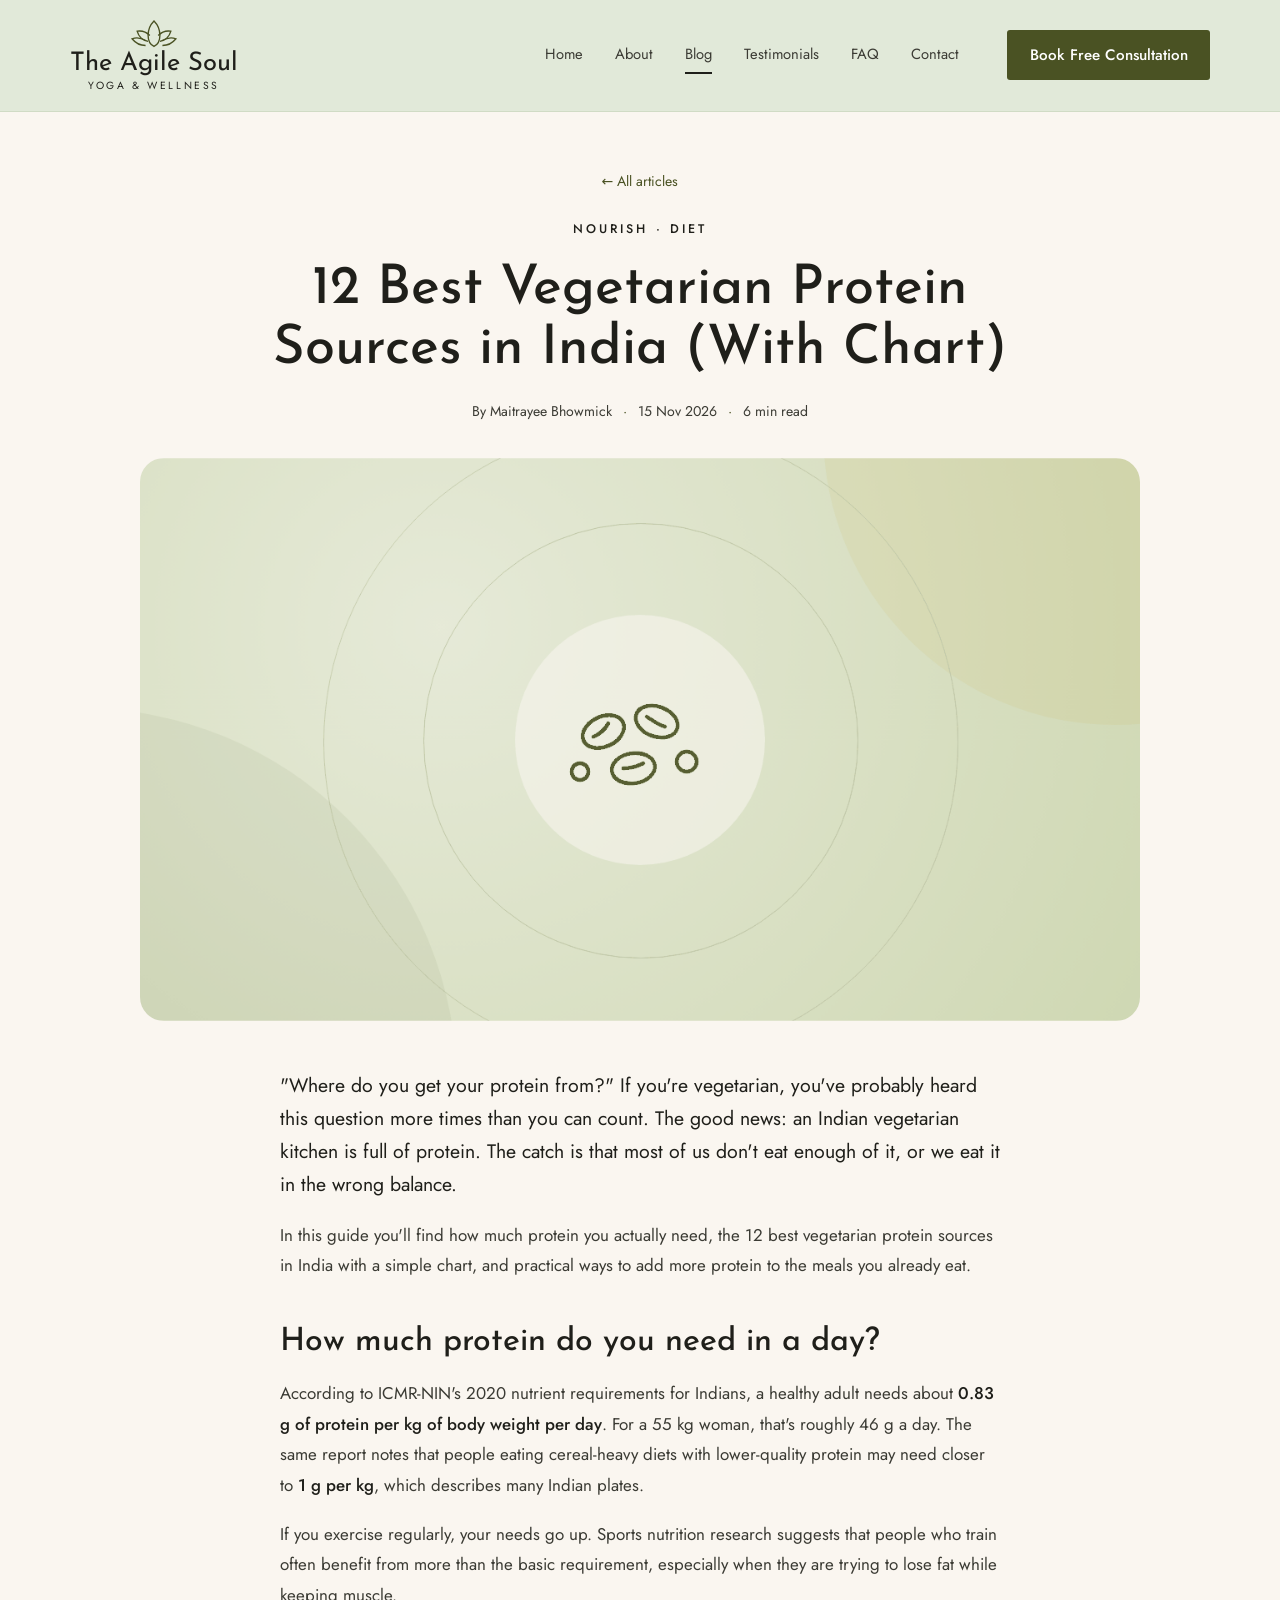
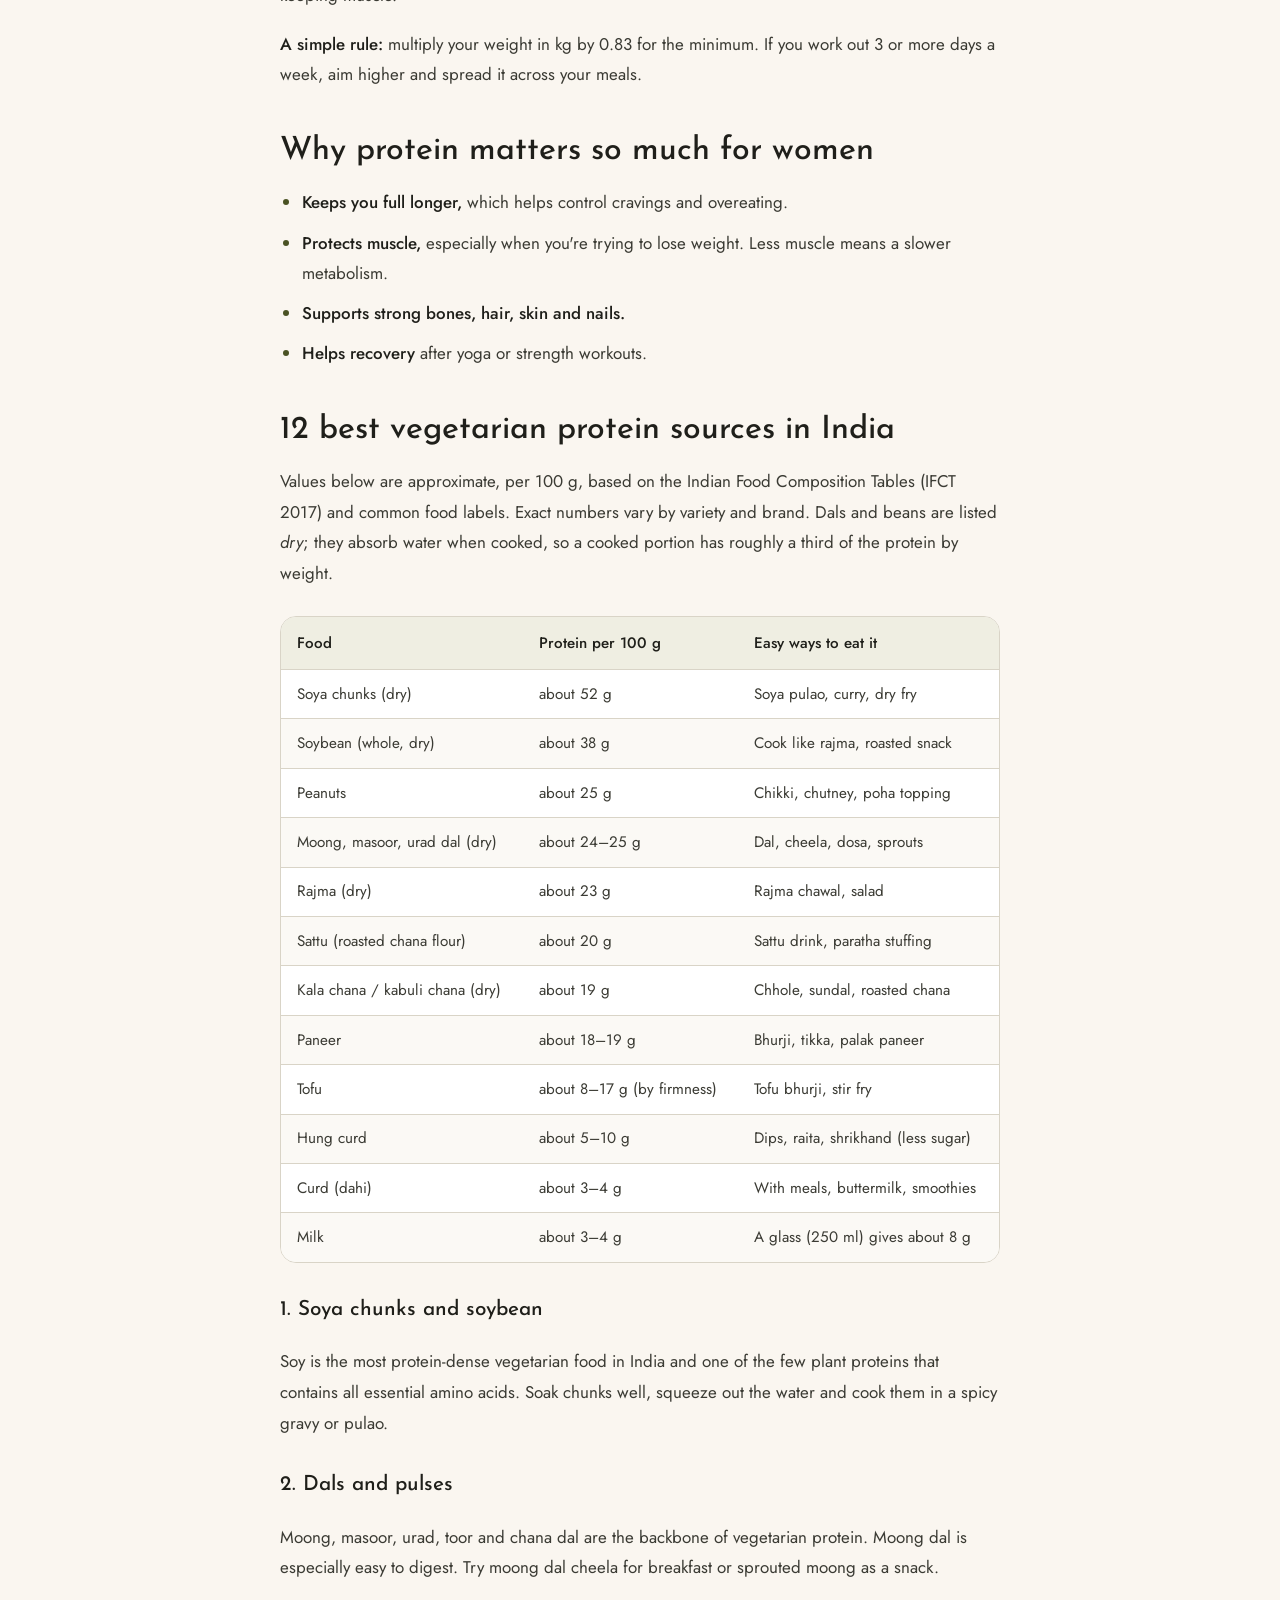
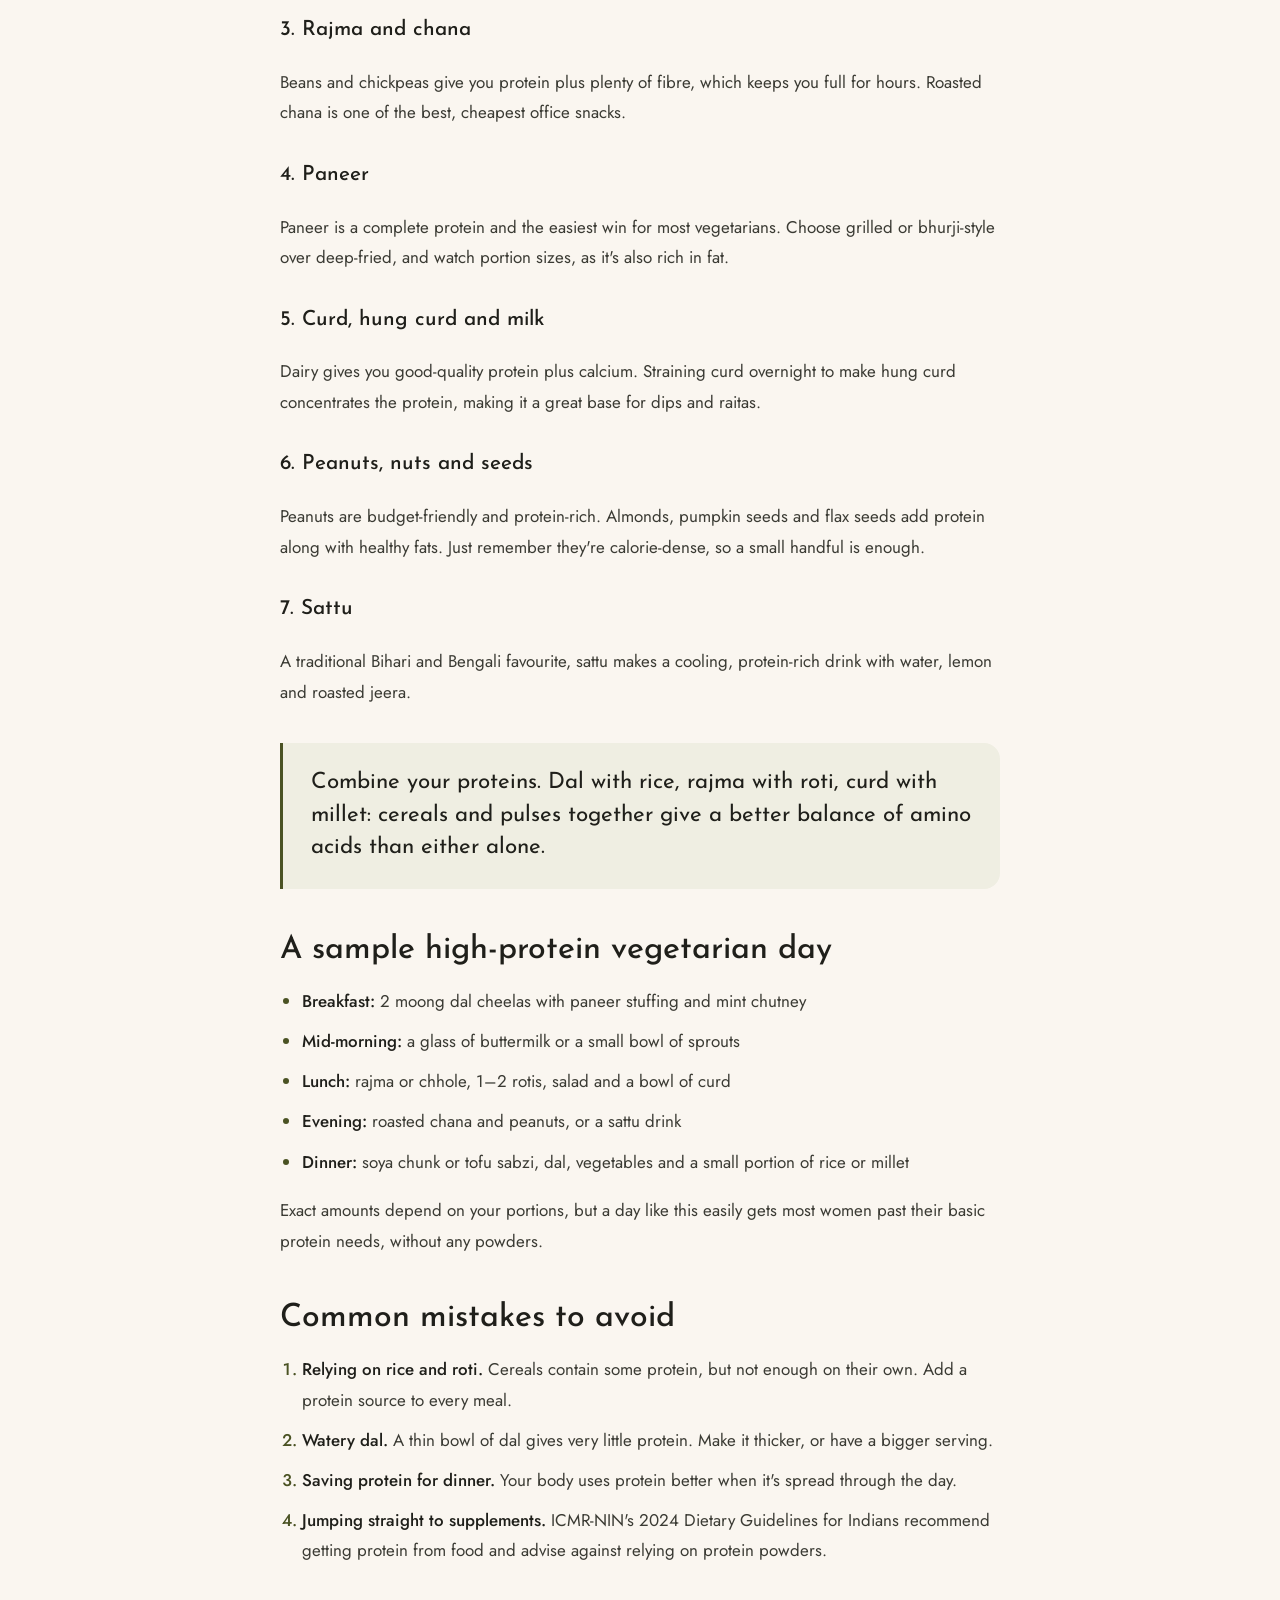
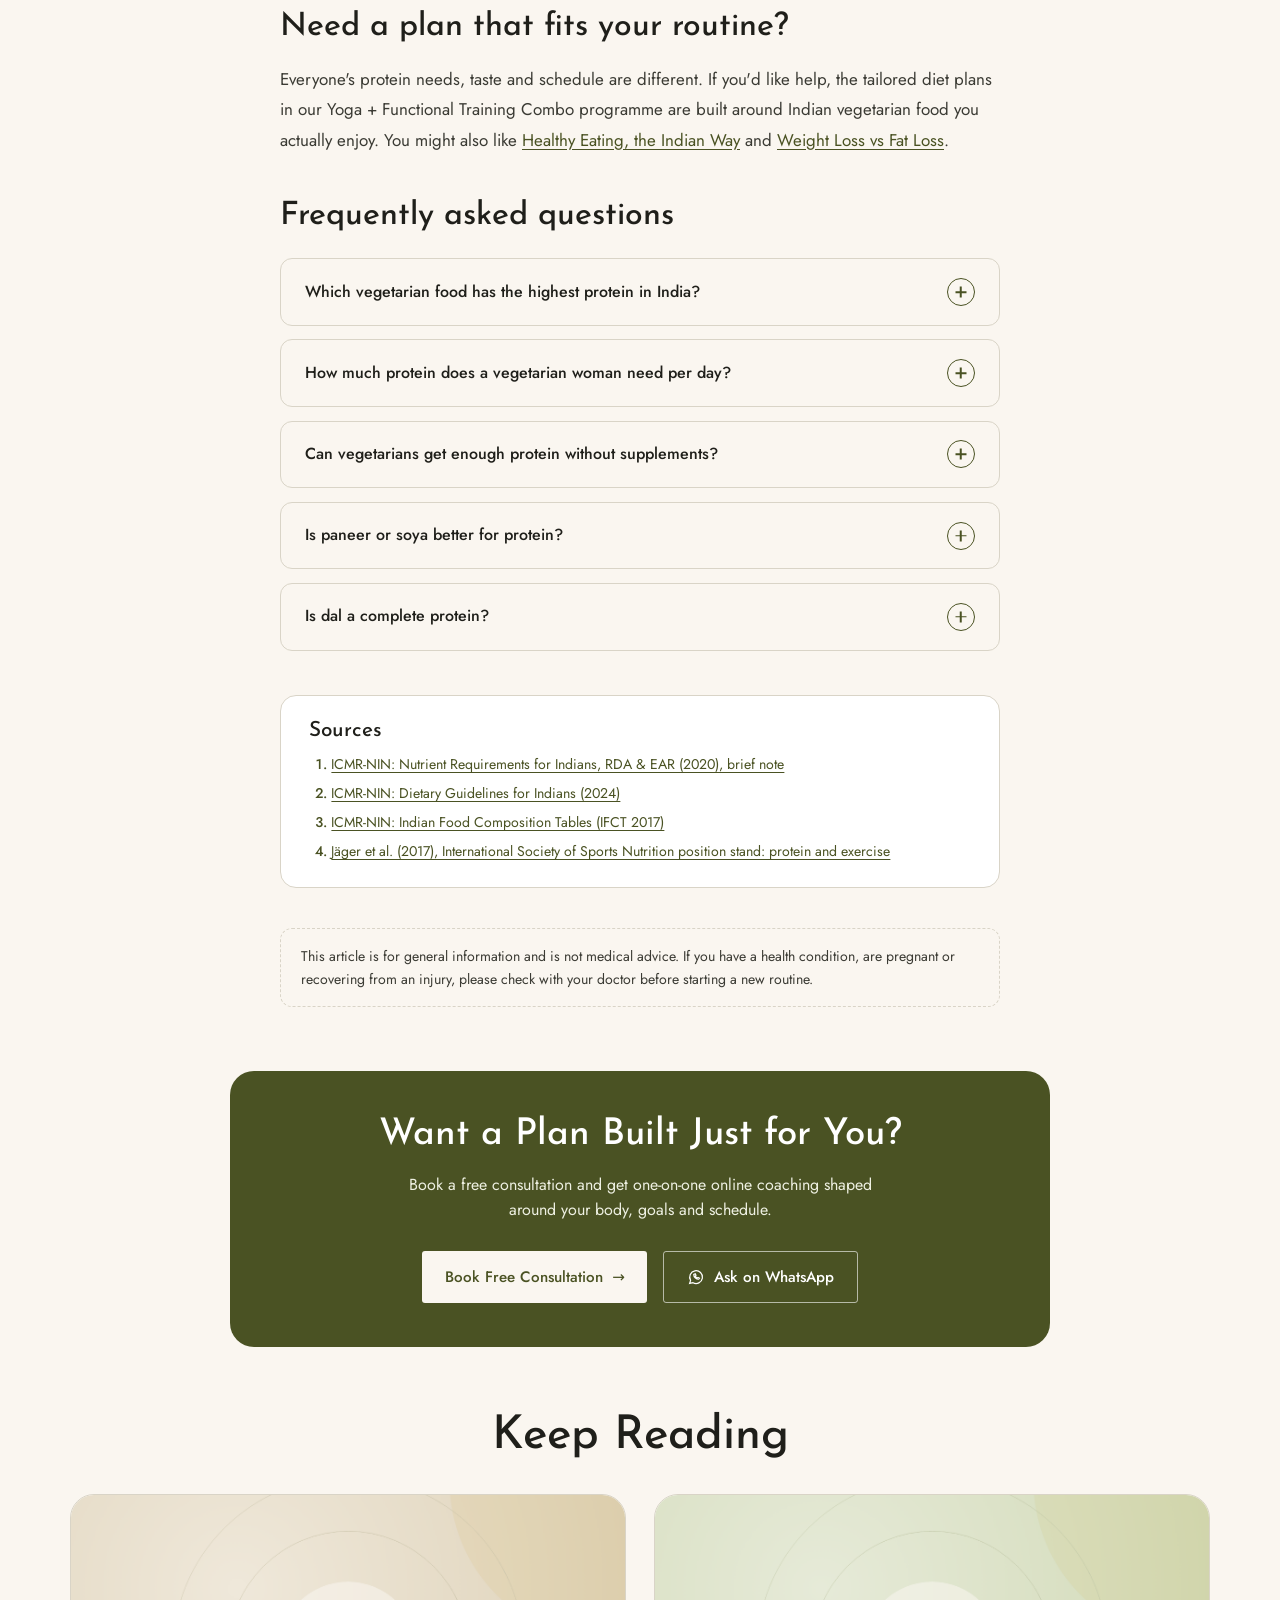
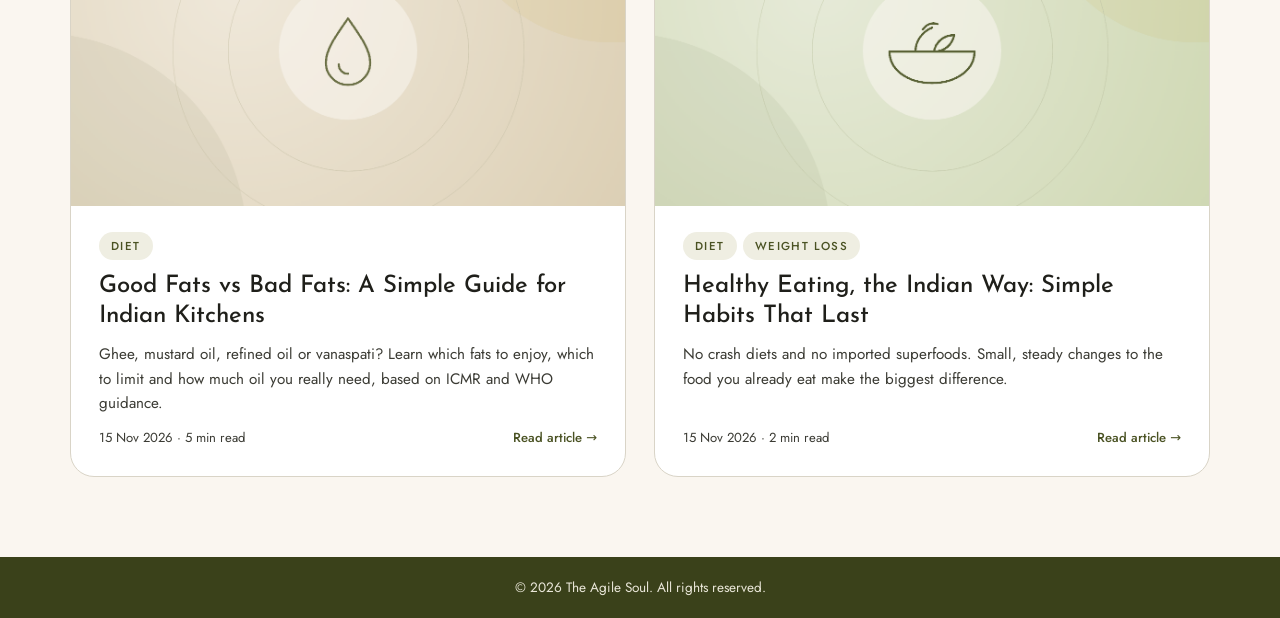
<file: blog/vegetarian-protein-sources-india/index.html>
<!DOCTYPE html>
<html lang="en">
<head>
  <meta charset="UTF-8">
  <meta name="viewport" content="width=device-width, initial-scale=1.0">
  <title>12 Best Vegetarian Protein Sources in India (With Chart)</title>
  <meta name="description" content="How much protein do you really need, and where can a vegetarian get it? Here are 12 Indian foods with protein per 100 g and easy ways to eat more.">
  <link rel="canonical" href="https://theagilesoul.com/blog/vegetarian-protein-sources-india/">
  <meta property="og:type" content="article">
  <meta property="og:site_name" content="The Agile Soul">
  <meta property="og:url" content="https://theagilesoul.com/blog/vegetarian-protein-sources-india/">
  <meta property="og:title" content="12 Best Vegetarian Protein Sources in India (With Chart)">
  <meta property="og:description" content="How much protein do you really need, and where can a vegetarian get it? Here are 12 Indian foods with protein per 100 g and easy ways to eat more.">
  <meta property="og:image" content="https://theagilesoul.com/blog/vegetarian-protein-sources-india/cover.png">
  <meta property="og:image:width" content="1200">
  <meta property="og:image:height" content="675">
  <meta name="twitter:card" content="summary_large_image">
  <link rel="icon" href="/assets/images/favicon.svg" type="image/svg+xml">
  <link rel="icon" href="/assets/images/favicon-32.png" sizes="32x32" type="image/png">
  <link rel="apple-touch-icon" href="/assets/images/apple-touch-icon.png">
  <link rel="preconnect" href="https://fonts.googleapis.com">
  <link rel="preconnect" href="https://fonts.gstatic.com" crossorigin>
  <link href="https://fonts.googleapis.com/css2?family=Josefin+Sans:wght@400;600&family=Jost:wght@400;500&display=swap" rel="stylesheet">
  <link rel="stylesheet" href="../../assets/css/style.css">
  <link rel="stylesheet" href="../../assets/css/animations.css">
  <link rel="stylesheet" href="../../assets/css/blog.css">
  <script>
    if (!matchMedia('(prefers-reduced-motion: reduce)').matches) {
      document.documentElement.classList.add('anim');
      setTimeout(() => { if (!window.__animReady) document.documentElement.classList.remove('anim'); }, 2500);
    }
  </script>
  <meta property="article:published_time" content="2026-11-15">
  <script type="application/ld+json">{"@context": "https://schema.org", "@graph": [{"@type": "BlogPosting", "headline": "12 Best Vegetarian Protein Sources in India (With Chart)", "description": "How much protein do you really need, and where can a vegetarian get it? Here are 12 Indian foods with protein per 100 g and easy ways to eat more.", "datePublished": "2026-11-15", "dateModified": "2026-11-15", "author": {"@type": "Person", "name": "Maitrayee Bhowmick"}, "publisher": {"@type": "Organization", "name": "The Agile Soul"}, "articleSection": "Diet", "keywords": "Diet", "url": "https://theagilesoul.com/blog/vegetarian-protein-sources-india/", "mainEntityOfPage": "https://theagilesoul.com/blog/vegetarian-protein-sources-india/", "image": "https://theagilesoul.com/blog/vegetarian-protein-sources-india/cover.png"}, {"@type": "FAQPage", "mainEntity": [{"@type": "Question", "name": "Which vegetarian food has the highest protein in India?", "acceptedAnswer": {"@type": "Answer", "text": "Soya chunks have the most, at about 52 g of protein per 100 g dry. After that come whole soybeans, peanuts, dals like moong and masoor, rajma, sattu, chana and paneer."}}, {"@type": "Question", "name": "How much protein does a vegetarian woman need per day?", "acceptedAnswer": {"@type": "Answer", "text": "ICMR-NIN recommends about 0.83 g of protein per kg of body weight for healthy adults, or roughly 46 g a day for a 55 kg woman. Women who eat mostly cereal-based meals, or who exercise regularly, may need more."}}, {"@type": "Question", "name": "Can vegetarians get enough protein without supplements?", "acceptedAnswer": {"@type": "Answer", "text": "Yes. With dal, beans, chana, soya, paneer, curd, milk, nuts and seeds spread across the day, most vegetarian women can meet their needs from food. ICMR-NIN's 2024 guidelines advise against relying on protein powders."}}, {"@type": "Question", "name": "Is paneer or soya better for protein?", "acceptedAnswer": {"@type": "Answer", "text": "Soya chunks have more protein per 100 g and less fat. Paneer is a complete protein that's easy to cook with but is also high in fat. Both can fit into a balanced diet."}}, {"@type": "Question", "name": "Is dal a complete protein?", "acceptedAnswer": {"@type": "Answer", "text": "On its own, dal is low in one essential amino acid, methionine. Eating it with rice, roti or millets balances it out, which is why combinations like dal-chawal work so well."}}]}]}</script>
</head>
<body>
  <div class="scroll-progress" aria-hidden="true"></div>
  <!-- HEADER -->
  <header class="header">
    <div class="container header__inner">
      <a href="../../index.html" class="logo">
        <svg class="logo__icon" viewBox="0 0 64 40" fill="none" stroke="currentColor" stroke-width="1.6">
          <path d="M32 6c5 5 7 11 7 17s-3 11-7 13c-4-2-7-7-7-13s2-12 7-17z"/>
          <path d="M25 30c-6-1-11-5-13-12 6-1 11 1 15 5"/>
          <path d="M39 30c6-1 11-5 13-12-6-1-11 1-15 5"/>
          <path d="M22 35c-6 0-12-3-16-8 5-2 11-1 16 2"/>
          <path d="M42 35c6 0 12-3 16-8-5-2-11-1-16 2"/>
        </svg>
        <span class="logo__name">The Agile Soul</span>
        <span class="logo__tag">Yoga &amp; Wellness</span>
      </a>

      <button class="nav-toggle" aria-label="Open menu" aria-expanded="false">
        <span></span><span></span><span></span>
      </button>

      <nav class="nav">
        <a href="../../index.html">Home</a>
        <a href="../../about.html">About</a>
        <a href="../../blog.html" class="active">Blog</a>
        <a href="../../index.html#reviews">Testimonials</a>
        <a href="../../index.html#faq">FAQ</a>
        <a href="../../index.html#contact">Contact</a>
        <a href="../../index.html#contact" class="btn btn--solid nav__cta" data-book>Book Free Consultation</a>
      </nav>
    </div>
  </header>

  <main>
    <article>
      <header class="post__head container">
        <a href="../../blog.html" class="post__back" data-reveal>&larr; All articles</a>
        <p class="eyebrow" data-reveal>Nourish &middot; Diet</p>
        <h1 data-reveal="split">12 Best Vegetarian Protein Sources in India (With Chart)</h1>
        <div class="post__meta" data-reveal data-delay="500"><span>By Maitrayee Bhowmick</span><span><time datetime="2026-11-15">15 Nov 2026</time></span><span>6 min read</span></div>
      </header>

      <div class="post__cover container">
        <div class="post__cover-img"><img data-reveal="clip" src="cover.png" alt="Illustration of beans and lentils representing vegetarian protein" width="1200" height="675" fetchpriority="high"></div>
      </div>

      <div class="post__body container">
<p class="post__lead">"Where do you get your protein from?" If you're vegetarian, you've probably heard this question more times than you can count. The good news: an Indian vegetarian kitchen is full of protein. The catch is that most of us don't eat enough of it, or we eat it in the wrong balance.</p>

<p>In this guide you'll find how much protein you actually need, the 12 best vegetarian protein sources in India with a simple chart, and practical ways to add more protein to the meals you already eat.</p>

<h2>How much protein do you need in a day?</h2>
<p>According to ICMR-NIN's 2020 nutrient requirements for Indians, a healthy adult needs about <strong>0.83 g of protein per kg of body weight per day</strong>. For a 55 kg woman, that's roughly 46 g a day. The same report notes that people eating cereal-heavy diets with lower-quality protein may need closer to <strong>1 g per kg</strong>, which describes many Indian plates.</p>
<p>If you exercise regularly, your needs go up. Sports nutrition research suggests that people who train often benefit from more than the basic requirement, especially when they are trying to lose fat while keeping muscle.</p>
<p><strong>A simple rule:</strong> multiply your weight in kg by 0.83 for the minimum. If you work out 3 or more days a week, aim higher and spread it across your meals.</p>

<h2>Why protein matters so much for women</h2>
<ul>
  <li><strong>Keeps you full longer,</strong> which helps control cravings and overeating.</li>
  <li><strong>Protects muscle,</strong> especially when you're trying to lose weight. Less muscle means a slower metabolism.</li>
  <li><strong>Supports strong bones, hair, skin and nails.</strong></li>
  <li><strong>Helps recovery</strong> after yoga or strength workouts.</li>
</ul>

<h2>12 best vegetarian protein sources in India</h2>
<p>Values below are approximate, per 100 g, based on the Indian Food Composition Tables (IFCT 2017) and common food labels. Exact numbers vary by variety and brand. Dals and beans are listed <em>dry</em>; they absorb water when cooked, so a cooked portion has roughly a third of the protein by weight.</p>

<div class="post__table">
<table>
  <thead><tr><th>Food</th><th>Protein per 100 g</th><th>Easy ways to eat it</th></tr></thead>
  <tbody>
    <tr><td>Soya chunks (dry)</td><td>about 52 g</td><td>Soya pulao, curry, dry fry</td></tr>
    <tr><td>Soybean (whole, dry)</td><td>about 38 g</td><td>Cook like rajma, roasted snack</td></tr>
    <tr><td>Peanuts</td><td>about 25 g</td><td>Chikki, chutney, poha topping</td></tr>
    <tr><td>Moong, masoor, urad dal (dry)</td><td>about 24–25 g</td><td>Dal, cheela, dosa, sprouts</td></tr>
    <tr><td>Rajma (dry)</td><td>about 23 g</td><td>Rajma chawal, salad</td></tr>
    <tr><td>Sattu (roasted chana flour)</td><td>about 20 g</td><td>Sattu drink, paratha stuffing</td></tr>
    <tr><td>Kala chana / kabuli chana (dry)</td><td>about 19 g</td><td>Chhole, sundal, roasted chana</td></tr>
    <tr><td>Paneer</td><td>about 18–19 g</td><td>Bhurji, tikka, palak paneer</td></tr>
    <tr><td>Tofu</td><td>about 8–17 g (by firmness)</td><td>Tofu bhurji, stir fry</td></tr>
    <tr><td>Hung curd</td><td>about 5–10 g</td><td>Dips, raita, shrikhand (less sugar)</td></tr>
    <tr><td>Curd (dahi)</td><td>about 3–4 g</td><td>With meals, buttermilk, smoothies</td></tr>
    <tr><td>Milk</td><td>about 3–4 g</td><td>A glass (250 ml) gives about 8 g</td></tr>
  </tbody>
</table>
</div>

<h3>1. Soya chunks and soybean</h3>
<p>Soy is the most protein-dense vegetarian food in India and one of the few plant proteins that contains all essential amino acids. Soak chunks well, squeeze out the water and cook them in a spicy gravy or pulao.</p>

<h3>2. Dals and pulses</h3>
<p>Moong, masoor, urad, toor and chana dal are the backbone of vegetarian protein. Moong dal is especially easy to digest. Try moong dal cheela for breakfast or sprouted moong as a snack.</p>

<h3>3. Rajma and chana</h3>
<p>Beans and chickpeas give you protein plus plenty of fibre, which keeps you full for hours. Roasted chana is one of the best, cheapest office snacks.</p>

<h3>4. Paneer</h3>
<p>Paneer is a complete protein and the easiest win for most vegetarians. Choose grilled or bhurji-style over deep-fried, and watch portion sizes, as it's also rich in fat.</p>

<h3>5. Curd, hung curd and milk</h3>
<p>Dairy gives you good-quality protein plus calcium. Straining curd overnight to make hung curd concentrates the protein, making it a great base for dips and raitas.</p>

<h3>6. Peanuts, nuts and seeds</h3>
<p>Peanuts are budget-friendly and protein-rich. Almonds, pumpkin seeds and flax seeds add protein along with healthy fats. Just remember they're calorie-dense, so a small handful is enough.</p>

<h3>7. Sattu</h3>
<p>A traditional Bihari and Bengali favourite, sattu makes a cooling, protein-rich drink with water, lemon and roasted jeera.</p>

<blockquote>Combine your proteins. Dal with rice, rajma with roti, curd with millet: cereals and pulses together give a better balance of amino acids than either alone.</blockquote>

<h2>A sample high-protein vegetarian day</h2>
<ul>
  <li><strong>Breakfast:</strong> 2 moong dal cheelas with paneer stuffing and mint chutney</li>
  <li><strong>Mid-morning:</strong> a glass of buttermilk or a small bowl of sprouts</li>
  <li><strong>Lunch:</strong> rajma or chhole, 1–2 rotis, salad and a bowl of curd</li>
  <li><strong>Evening:</strong> roasted chana and peanuts, or a sattu drink</li>
  <li><strong>Dinner:</strong> soya chunk or tofu sabzi, dal, vegetables and a small portion of rice or millet</li>
</ul>
<p>Exact amounts depend on your portions, but a day like this easily gets most women past their basic protein needs, without any powders.</p>

<h2>Common mistakes to avoid</h2>
<ol>
  <li><strong>Relying on rice and roti.</strong> Cereals contain some protein, but not enough on their own. Add a protein source to every meal.</li>
  <li><strong>Watery dal.</strong> A thin bowl of dal gives very little protein. Make it thicker, or have a bigger serving.</li>
  <li><strong>Saving protein for dinner.</strong> Your body uses protein better when it's spread through the day.</li>
  <li><strong>Jumping straight to supplements.</strong> ICMR-NIN's 2024 Dietary Guidelines for Indians recommend getting protein from food and advise against relying on protein powders.</li>
</ol>

<h2>Need a plan that fits your routine?</h2>
<p>Everyone's protein needs, taste and schedule are different. If you'd like help, the tailored diet plans in our Yoga + Functional Training Combo programme are built around Indian vegetarian food you actually enjoy. You might also like <a href="../healthy-indian-eating-habits/">Healthy Eating, the Indian Way</a> and <a href="../weight-loss-vs-fat-loss/">Weight Loss vs Fat Loss</a>.</p>

<h2>Frequently asked questions</h2>
<div class="faq__list post__faq">
          <details class="faq__item" name="faq">
            <summary>Which vegetarian food has the highest protein in India?<span class="faq__icon" aria-hidden="true"></span></summary>
            <p>Soya chunks have the most, at about 52 g of protein per 100 g dry. After that come whole soybeans, peanuts, dals like moong and masoor, rajma, sattu, chana and paneer.</p>
          </details>
          <details class="faq__item" name="faq">
            <summary>How much protein does a vegetarian woman need per day?<span class="faq__icon" aria-hidden="true"></span></summary>
            <p>ICMR-NIN recommends about 0.83 g of protein per kg of body weight for healthy adults, or roughly 46 g a day for a 55 kg woman. Women who eat mostly cereal-based meals, or who exercise regularly, may need more.</p>
          </details>
          <details class="faq__item" name="faq">
            <summary>Can vegetarians get enough protein without supplements?<span class="faq__icon" aria-hidden="true"></span></summary>
            <p>Yes. With dal, beans, chana, soya, paneer, curd, milk, nuts and seeds spread across the day, most vegetarian women can meet their needs from food. ICMR-NIN&#x27;s 2024 guidelines advise against relying on protein powders.</p>
          </details>
          <details class="faq__item" name="faq">
            <summary>Is paneer or soya better for protein?<span class="faq__icon" aria-hidden="true"></span></summary>
            <p>Soya chunks have more protein per 100 g and less fat. Paneer is a complete protein that&#x27;s easy to cook with but is also high in fat. Both can fit into a balanced diet.</p>
          </details>
          <details class="faq__item" name="faq">
            <summary>Is dal a complete protein?<span class="faq__icon" aria-hidden="true"></span></summary>
            <p>On its own, dal is low in one essential amino acid, methionine. Eating it with rice, roti or millets balances it out, which is why combinations like dal-chawal work so well.</p>
          </details>
</div>

<div class="post__sources">
<h2>Sources</h2>
<ol>
  <li><a href="https://www.nin.res.in/rdabook/brief_note.pdf" target="_blank" rel="noopener">ICMR-NIN: Nutrient Requirements for Indians, RDA &amp; EAR (2020), brief note</a></li>
  <li><a href="https://www.nin.res.in/dietaryguidelines/pdfjs/locale/DGI24thJune2024fin.pdf" target="_blank" rel="noopener">ICMR-NIN: Dietary Guidelines for Indians (2024)</a></li>
  <li><a href="https://www.nin.res.in/" target="_blank" rel="noopener">ICMR-NIN: Indian Food Composition Tables (IFCT 2017)</a></li>
  <li><a href="https://pubmed.ncbi.nlm.nih.gov/28642676/" target="_blank" rel="noopener">Jäger et al. (2017), International Society of Sports Nutrition position stand: protein and exercise</a></li>
</ol>
</div>

<p class="post__note">This article is for general information and is not medical advice. If you have a health condition, are pregnant or recovering from an injury, please check with your doctor before starting a new routine.</p>
      </div>
    </article>

    <aside class="post__cta container" data-reveal>
      <h2>Want a Plan Built Just for You?</h2>
      <p>Book a free consultation and get one-on-one online coaching shaped around your body, goals and schedule.</p>
      <div class="btn-row">
        <a href="../../index.html#contact" class="btn btn--solid" data-book>Book Free Consultation <span aria-hidden="true">&rarr;</span></a>
        <a href="#" class="btn btn--outline" data-wa="Hi! I read your article on vegetarian protein sources. I&#x27;d like help planning a high-protein vegetarian diet."><svg viewBox="0 0 24 24" width="18" height="18" fill="none" stroke="currentColor" stroke-width="1.6"><path d="M3.5 20.5l1.3-4A8.5 8.5 0 1 1 8 19.6z"/><path d="M9 8.5c0 3.5 3 6.5 6.5 6.5l1.2-1.5-2-1-1 1c-1.2-.5-2.2-1.5-2.7-2.7l1-1-1-2z"/></svg> Ask on WhatsApp</a>
      </div>
    </aside>

    <section class="post__more container">
      <h2 data-reveal="split">Keep Reading</h2>
      <div class="blog-list">
        <a href="../../blog/good-fats-vs-bad-fats/" class="post-card" data-reveal data-delay="0" data-cats="Diet">
          <div class="post-card__img"><img src="../../blog/good-fats-vs-bad-fats/cover.png" alt="Illustration of an oil drop" loading="lazy" width="1200" height="675"></div>
          <div class="post-card__body">
            <div class="post-card__tags"><span class="post-card__tag">Diet</span></div>
            <h3>Good Fats vs Bad Fats: A Simple Guide for Indian Kitchens</h3>
            <p>Ghee, mustard oil, refined oil or vanaspati? Learn which fats to enjoy, which to limit and how much oil you really need, based on ICMR and WHO guidance.</p>
            <div class="post-card__meta"><span>15 Nov 2026 · 5 min read</span><span class="post-card__more">Read article &rarr;</span></div>
          </div>
        </a>
        <a href="../../blog/healthy-indian-eating-habits/" class="post-card" data-reveal data-delay="150" data-cats="Diet|Weight Loss">
          <div class="post-card__img"><img src="../../blog/healthy-indian-eating-habits/cover.png" alt="Illustration of a bowl of food" loading="lazy" width="1200" height="675"></div>
          <div class="post-card__body">
            <div class="post-card__tags"><span class="post-card__tag">Diet</span><span class="post-card__tag">Weight Loss</span></div>
            <h3>Healthy Eating, the Indian Way: Simple Habits That Last</h3>
            <p>No crash diets and no imported superfoods. Small, steady changes to the food you already eat make the biggest difference.</p>
            <div class="post-card__meta"><span>15 Nov 2026 · 2 min read</span><span class="post-card__more">Read article &rarr;</span></div>
          </div>
        </a>
      </div>
    </section>
  </main>

  <footer class="footer">
    <div class="container">
      <p>&copy; <span id="year"></span> The Agile Soul. All rights reserved.</p>
    </div>
  </footer>

  <script src="../../assets/js/main.js"></script>
  <script src="../../assets/js/booking.js"></script>
  <script src="../../assets/js/animations.js"></script>
</body>
</html>
</file>
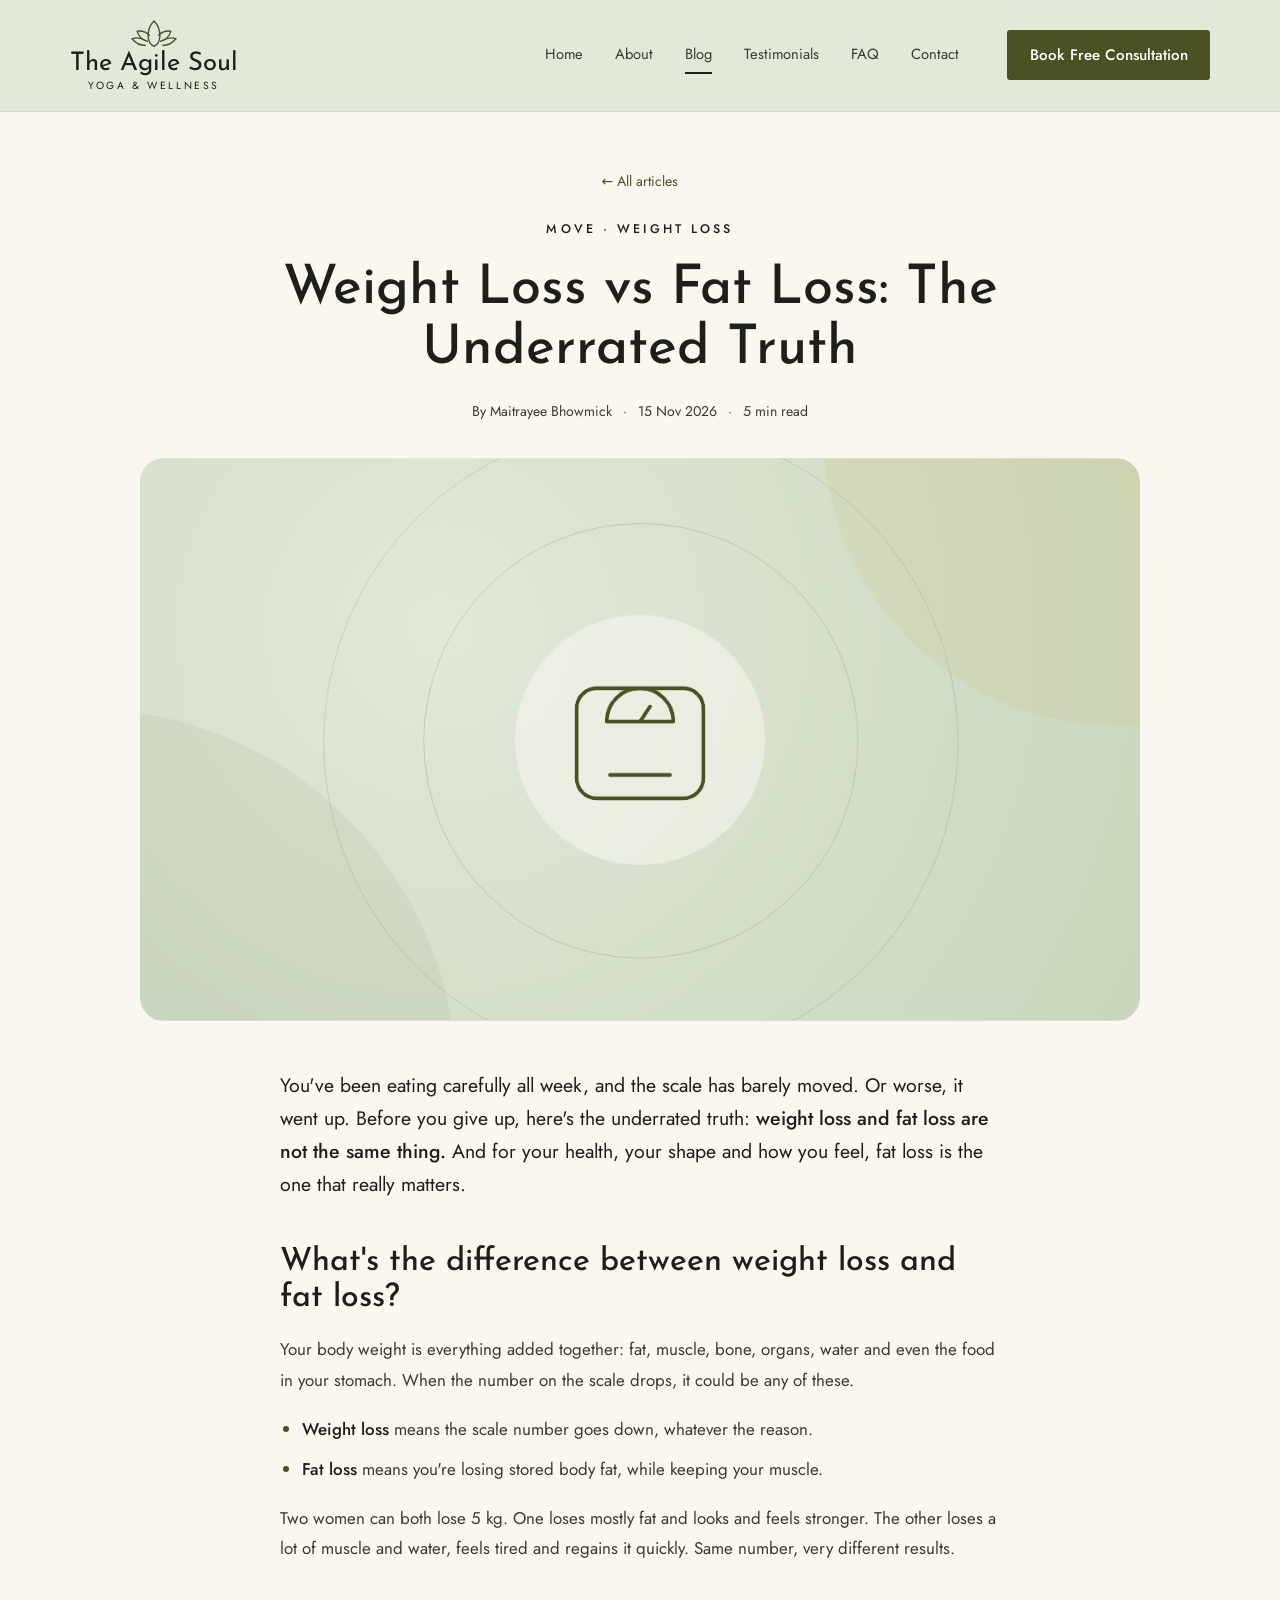
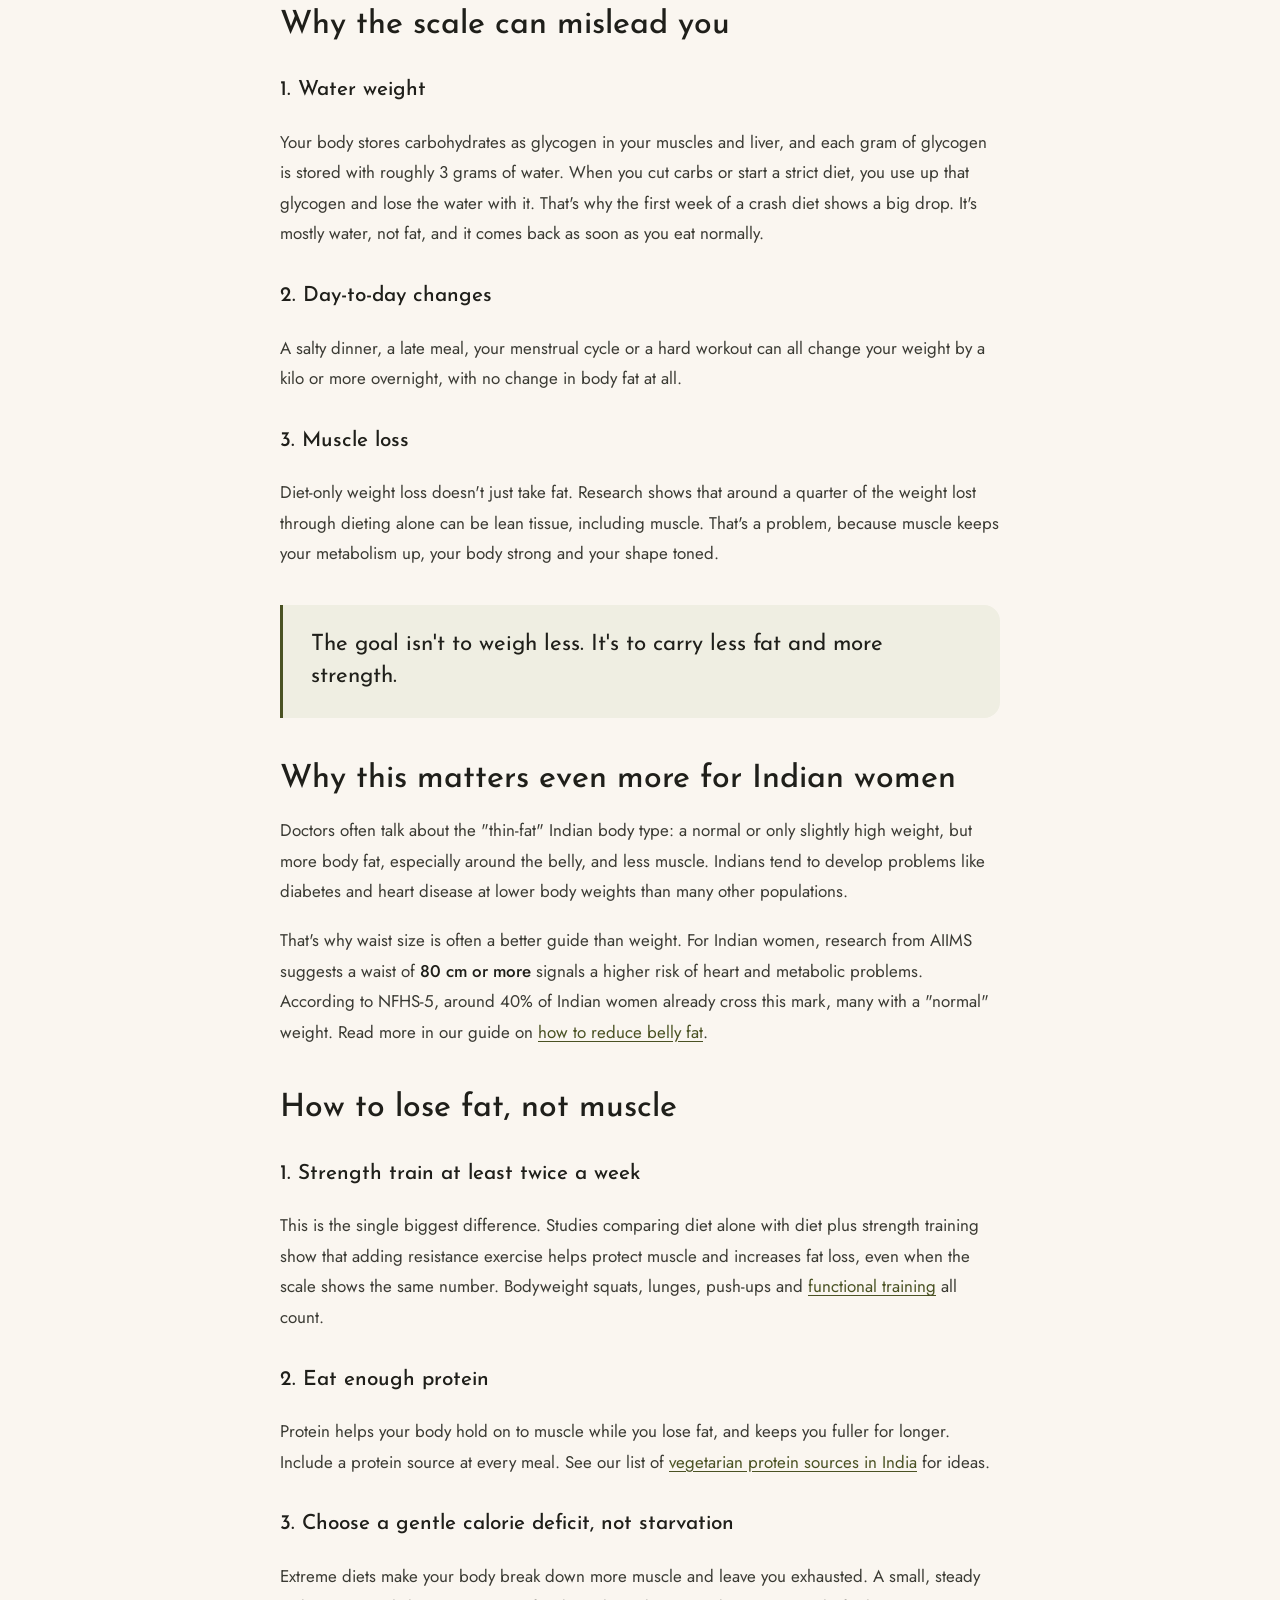
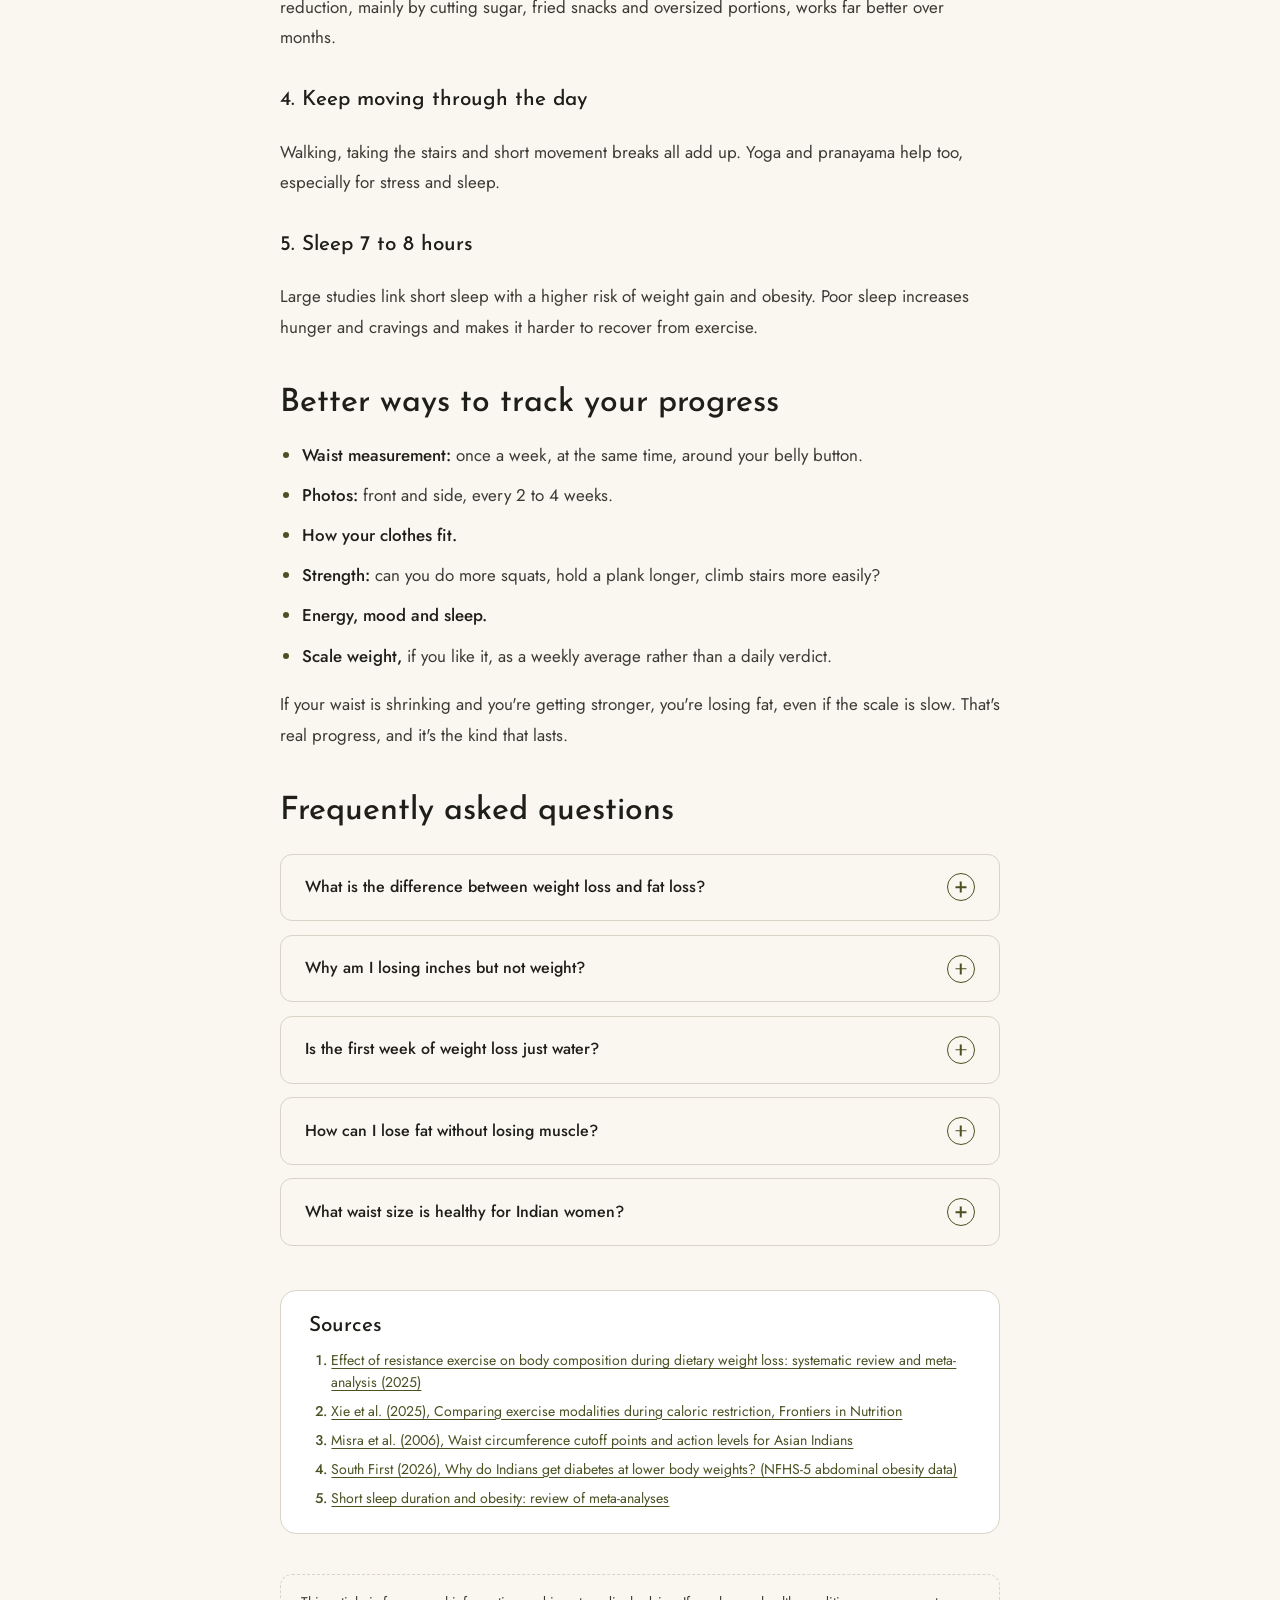
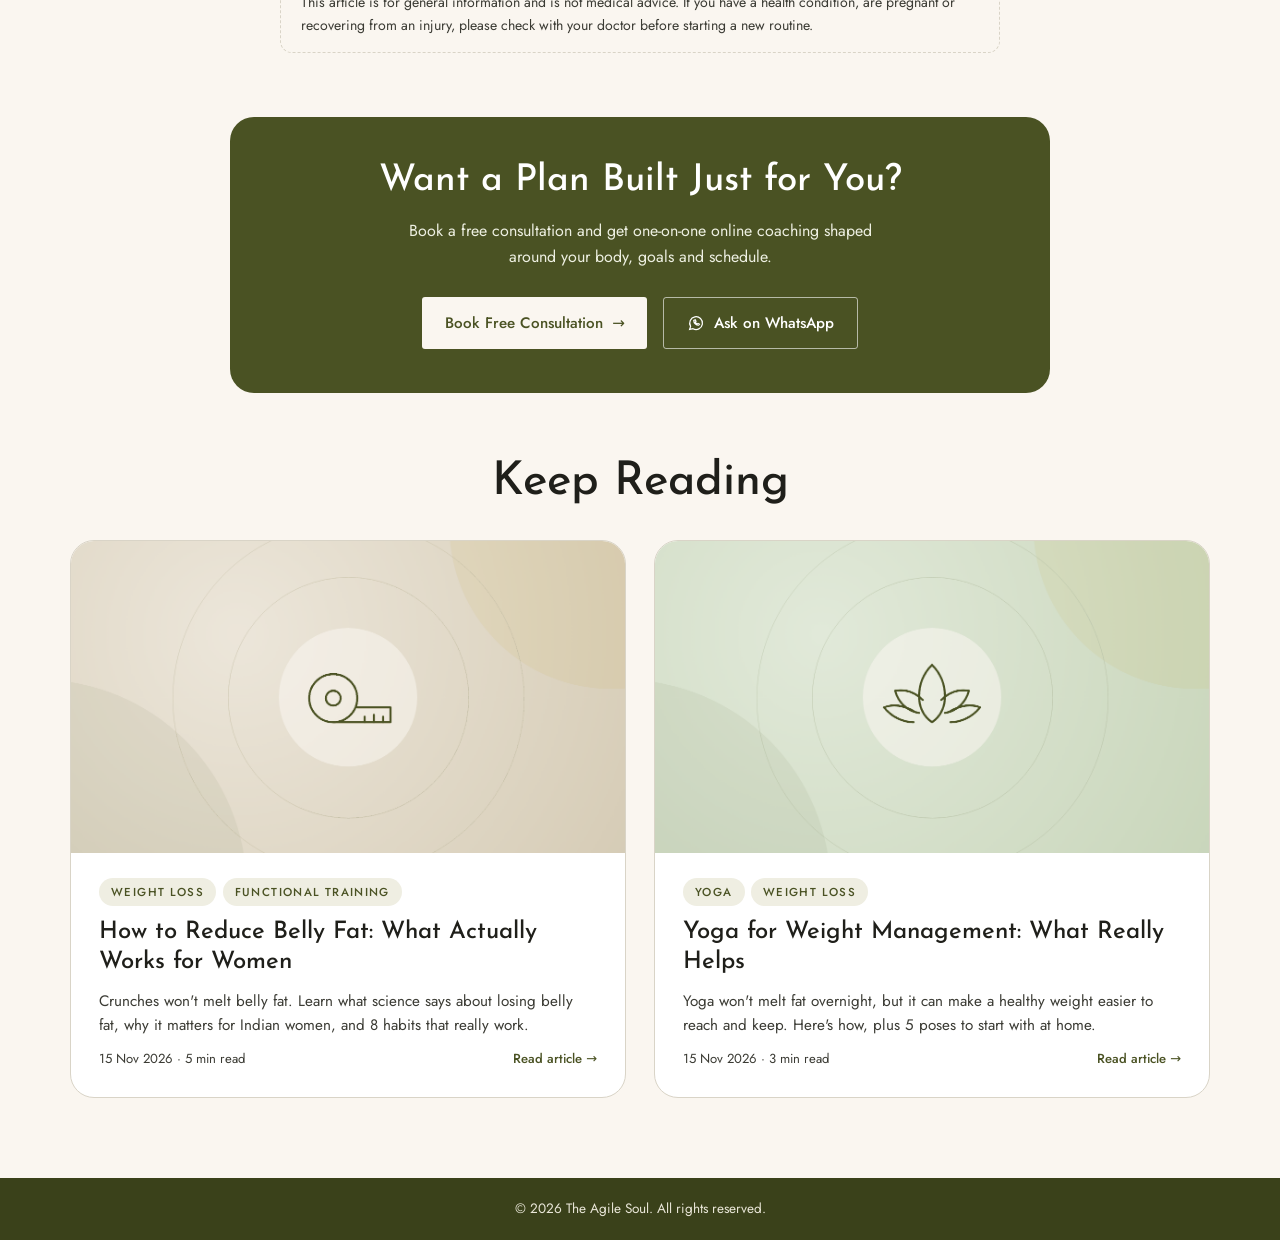
<file: blog/weight-loss-vs-fat-loss/index.html>
<!DOCTYPE html>
<html lang="en">
<head>
  <meta charset="UTF-8">
  <meta name="viewport" content="width=device-width, initial-scale=1.0">
  <title>Weight Loss vs Fat Loss: The Underrated Truth | The Agile Soul</title>
  <meta name="description" content="The scale doesn&#x27;t tell the whole story. Learn the real difference between weight loss and fat loss, and how to lose fat without losing muscle.">
  <link rel="canonical" href="https://theagilesoul.com/blog/weight-loss-vs-fat-loss/">
  <meta property="og:type" content="article">
  <meta property="og:site_name" content="The Agile Soul">
  <meta property="og:url" content="https://theagilesoul.com/blog/weight-loss-vs-fat-loss/">
  <meta property="og:title" content="Weight Loss vs Fat Loss: The Underrated Truth | The Agile Soul">
  <meta property="og:description" content="The scale doesn&#x27;t tell the whole story. Learn the real difference between weight loss and fat loss, and how to lose fat without losing muscle.">
  <meta property="og:image" content="https://theagilesoul.com/blog/weight-loss-vs-fat-loss/cover.png">
  <meta property="og:image:width" content="1200">
  <meta property="og:image:height" content="675">
  <meta name="twitter:card" content="summary_large_image">
  <link rel="icon" href="/assets/images/favicon.svg" type="image/svg+xml">
  <link rel="icon" href="/assets/images/favicon-32.png" sizes="32x32" type="image/png">
  <link rel="apple-touch-icon" href="/assets/images/apple-touch-icon.png">
  <link rel="preconnect" href="https://fonts.googleapis.com">
  <link rel="preconnect" href="https://fonts.gstatic.com" crossorigin>
  <link href="https://fonts.googleapis.com/css2?family=Josefin+Sans:wght@400;600&family=Jost:wght@400;500&display=swap" rel="stylesheet">
  <link rel="stylesheet" href="../../assets/css/style.css">
  <link rel="stylesheet" href="../../assets/css/animations.css">
  <link rel="stylesheet" href="../../assets/css/blog.css">
  <script>
    if (!matchMedia('(prefers-reduced-motion: reduce)').matches) {
      document.documentElement.classList.add('anim');
      setTimeout(() => { if (!window.__animReady) document.documentElement.classList.remove('anim'); }, 2500);
    }
  </script>
  <meta property="article:published_time" content="2026-11-15">
  <script type="application/ld+json">{"@context": "https://schema.org", "@graph": [{"@type": "BlogPosting", "headline": "Weight Loss vs Fat Loss: The Underrated Truth", "description": "The scale doesn't tell the whole story. Learn the real difference between weight loss and fat loss, and how to lose fat without losing muscle.", "datePublished": "2026-11-15", "dateModified": "2026-11-15", "author": {"@type": "Person", "name": "Maitrayee Bhowmick"}, "publisher": {"@type": "Organization", "name": "The Agile Soul"}, "articleSection": "Weight Loss", "keywords": "Weight Loss", "url": "https://theagilesoul.com/blog/weight-loss-vs-fat-loss/", "mainEntityOfPage": "https://theagilesoul.com/blog/weight-loss-vs-fat-loss/", "image": "https://theagilesoul.com/blog/weight-loss-vs-fat-loss/cover.png"}, {"@type": "FAQPage", "mainEntity": [{"@type": "Question", "name": "What is the difference between weight loss and fat loss?", "acceptedAnswer": {"@type": "Answer", "text": "Weight loss is any drop on the scale, which can come from water, muscle or fat. Fat loss means losing stored body fat while keeping your muscle, which is better for your health, shape and metabolism."}}, {"@type": "Question", "name": "Why am I losing inches but not weight?", "acceptedAnswer": {"@type": "Answer", "text": "You're probably losing fat while keeping or building muscle, or your water weight is changing. A smaller waist is often a better sign of fat loss than the number on the scale."}}, {"@type": "Question", "name": "Is the first week of weight loss just water?", "acceptedAnswer": {"@type": "Answer", "text": "Much of it usually is. Each gram of stored carbohydrate (glycogen) is held with about 3 grams of water, so cutting carbs quickly drops water weight, which returns when you eat normally again."}}, {"@type": "Question", "name": "How can I lose fat without losing muscle?", "acceptedAnswer": {"@type": "Answer", "text": "Strength train at least twice a week, eat enough protein at every meal, keep your calorie deficit moderate rather than extreme, stay active and sleep well."}}, {"@type": "Question", "name": "What waist size is healthy for Indian women?", "acceptedAnswer": {"@type": "Answer", "text": "Research on Asian Indians suggests a waist of 80 cm or more in women signals a higher risk of heart and metabolic problems. Check with your doctor for advice specific to you."}}]}]}</script>
</head>
<body>
  <div class="scroll-progress" aria-hidden="true"></div>
  <!-- HEADER -->
  <header class="header">
    <div class="container header__inner">
      <a href="../../index.html" class="logo">
        <svg class="logo__icon" viewBox="0 0 64 40" fill="none" stroke="currentColor" stroke-width="1.6">
          <path d="M32 6c5 5 7 11 7 17s-3 11-7 13c-4-2-7-7-7-13s2-12 7-17z"/>
          <path d="M25 30c-6-1-11-5-13-12 6-1 11 1 15 5"/>
          <path d="M39 30c6-1 11-5 13-12-6-1-11 1-15 5"/>
          <path d="M22 35c-6 0-12-3-16-8 5-2 11-1 16 2"/>
          <path d="M42 35c6 0 12-3 16-8-5-2-11-1-16 2"/>
        </svg>
        <span class="logo__name">The Agile Soul</span>
        <span class="logo__tag">Yoga &amp; Wellness</span>
      </a>

      <button class="nav-toggle" aria-label="Open menu" aria-expanded="false">
        <span></span><span></span><span></span>
      </button>

      <nav class="nav">
        <a href="../../index.html">Home</a>
        <a href="../../about.html">About</a>
        <a href="../../blog.html" class="active">Blog</a>
        <a href="../../index.html#reviews">Testimonials</a>
        <a href="../../index.html#faq">FAQ</a>
        <a href="../../index.html#contact">Contact</a>
        <a href="../../index.html#contact" class="btn btn--solid nav__cta" data-book>Book Free Consultation</a>
      </nav>
    </div>
  </header>

  <main>
    <article>
      <header class="post__head container">
        <a href="../../blog.html" class="post__back" data-reveal>&larr; All articles</a>
        <p class="eyebrow" data-reveal>Move &middot; Weight Loss</p>
        <h1 data-reveal="split">Weight Loss vs Fat Loss: The Underrated Truth</h1>
        <div class="post__meta" data-reveal data-delay="500"><span>By Maitrayee Bhowmick</span><span><time datetime="2026-11-15">15 Nov 2026</time></span><span>5 min read</span></div>
      </header>

      <div class="post__cover container">
        <div class="post__cover-img"><img data-reveal="clip" src="cover.png" alt="Illustration of a weighing scale" width="1200" height="675" fetchpriority="high"></div>
      </div>

      <div class="post__body container">
<p class="post__lead">You've been eating carefully all week, and the scale has barely moved. Or worse, it went up. Before you give up, here's the underrated truth: <strong>weight loss and fat loss are not the same thing.</strong> And for your health, your shape and how you feel, fat loss is the one that really matters.</p>

<h2>What's the difference between weight loss and fat loss?</h2>
<p>Your body weight is everything added together: fat, muscle, bone, organs, water and even the food in your stomach. When the number on the scale drops, it could be any of these.</p>
<ul>
  <li><strong>Weight loss</strong> means the scale number goes down, whatever the reason.</li>
  <li><strong>Fat loss</strong> means you're losing stored body fat, while keeping your muscle.</li>
</ul>
<p>Two women can both lose 5 kg. One loses mostly fat and looks and feels stronger. The other loses a lot of muscle and water, feels tired and regains it quickly. Same number, very different results.</p>

<h2>Why the scale can mislead you</h2>

<h3>1. Water weight</h3>
<p>Your body stores carbohydrates as glycogen in your muscles and liver, and each gram of glycogen is stored with roughly 3 grams of water. When you cut carbs or start a strict diet, you use up that glycogen and lose the water with it. That's why the first week of a crash diet shows a big drop. It's mostly water, not fat, and it comes back as soon as you eat normally.</p>

<h3>2. Day-to-day changes</h3>
<p>A salty dinner, a late meal, your menstrual cycle or a hard workout can all change your weight by a kilo or more overnight, with no change in body fat at all.</p>

<h3>3. Muscle loss</h3>
<p>Diet-only weight loss doesn't just take fat. Research shows that around a quarter of the weight lost through dieting alone can be lean tissue, including muscle. That's a problem, because muscle keeps your metabolism up, your body strong and your shape toned.</p>

<blockquote>The goal isn't to weigh less. It's to carry less fat and more strength.</blockquote>

<h2>Why this matters even more for Indian women</h2>
<p>Doctors often talk about the "thin-fat" Indian body type: a normal or only slightly high weight, but more body fat, especially around the belly, and less muscle. Indians tend to develop problems like diabetes and heart disease at lower body weights than many other populations.</p>
<p>That's why waist size is often a better guide than weight. For Indian women, research from AIIMS suggests a waist of <strong>80 cm or more</strong> signals a higher risk of heart and metabolic problems. According to NFHS-5, around 40% of Indian women already cross this mark, many with a "normal" weight. Read more in our guide on <a href="../how-to-reduce-belly-fat/">how to reduce belly fat</a>.</p>

<h2>How to lose fat, not muscle</h2>

<h3>1. Strength train at least twice a week</h3>
<p>This is the single biggest difference. Studies comparing diet alone with diet plus strength training show that adding resistance exercise helps protect muscle and increases fat loss, even when the scale shows the same number. Bodyweight squats, lunges, push-ups and <a href="../functional-training-for-women/">functional training</a> all count.</p>

<h3>2. Eat enough protein</h3>
<p>Protein helps your body hold on to muscle while you lose fat, and keeps you fuller for longer. Include a protein source at every meal. See our list of <a href="../vegetarian-protein-sources-india/">vegetarian protein sources in India</a> for ideas.</p>

<h3>3. Choose a gentle calorie deficit, not starvation</h3>
<p>Extreme diets make your body break down more muscle and leave you exhausted. A small, steady reduction, mainly by cutting sugar, fried snacks and oversized portions, works far better over months.</p>

<h3>4. Keep moving through the day</h3>
<p>Walking, taking the stairs and short movement breaks all add up. Yoga and pranayama help too, especially for stress and sleep.</p>

<h3>5. Sleep 7 to 8 hours</h3>
<p>Large studies link short sleep with a higher risk of weight gain and obesity. Poor sleep increases hunger and cravings and makes it harder to recover from exercise.</p>

<h2>Better ways to track your progress</h2>
<ul>
  <li><strong>Waist measurement:</strong> once a week, at the same time, around your belly button.</li>
  <li><strong>Photos:</strong> front and side, every 2 to 4 weeks.</li>
  <li><strong>How your clothes fit.</strong></li>
  <li><strong>Strength:</strong> can you do more squats, hold a plank longer, climb stairs more easily?</li>
  <li><strong>Energy, mood and sleep.</strong></li>
  <li><strong>Scale weight,</strong> if you like it, as a weekly average rather than a daily verdict.</li>
</ul>
<p>If your waist is shrinking and you're getting stronger, you're losing fat, even if the scale is slow. That's real progress, and it's the kind that lasts.</p>

<h2>Frequently asked questions</h2>
<div class="faq__list post__faq">
          <details class="faq__item" name="faq">
            <summary>What is the difference between weight loss and fat loss?<span class="faq__icon" aria-hidden="true"></span></summary>
            <p>Weight loss is any drop on the scale, which can come from water, muscle or fat. Fat loss means losing stored body fat while keeping your muscle, which is better for your health, shape and metabolism.</p>
          </details>
          <details class="faq__item" name="faq">
            <summary>Why am I losing inches but not weight?<span class="faq__icon" aria-hidden="true"></span></summary>
            <p>You&#x27;re probably losing fat while keeping or building muscle, or your water weight is changing. A smaller waist is often a better sign of fat loss than the number on the scale.</p>
          </details>
          <details class="faq__item" name="faq">
            <summary>Is the first week of weight loss just water?<span class="faq__icon" aria-hidden="true"></span></summary>
            <p>Much of it usually is. Each gram of stored carbohydrate (glycogen) is held with about 3 grams of water, so cutting carbs quickly drops water weight, which returns when you eat normally again.</p>
          </details>
          <details class="faq__item" name="faq">
            <summary>How can I lose fat without losing muscle?<span class="faq__icon" aria-hidden="true"></span></summary>
            <p>Strength train at least twice a week, eat enough protein at every meal, keep your calorie deficit moderate rather than extreme, stay active and sleep well.</p>
          </details>
          <details class="faq__item" name="faq">
            <summary>What waist size is healthy for Indian women?<span class="faq__icon" aria-hidden="true"></span></summary>
            <p>Research on Asian Indians suggests a waist of 80 cm or more in women signals a higher risk of heart and metabolic problems. Check with your doctor for advice specific to you.</p>
          </details>
</div>

<div class="post__sources">
<h2>Sources</h2>
<ol>
  <li><a href="https://pmc.ncbi.nlm.nih.gov/articles/PMC12406911/" target="_blank" rel="noopener">Effect of resistance exercise on body composition during dietary weight loss: systematic review and meta-analysis (2025)</a></li>
  <li><a href="https://www.frontiersin.org/articles/10.3389/fnut.2025.1579024/full" target="_blank" rel="noopener">Xie et al. (2025), Comparing exercise modalities during caloric restriction, Frontiers in Nutrition</a></li>
  <li><a href="https://pubmed.ncbi.nlm.nih.gov/16189502" target="_blank" rel="noopener">Misra et al. (2006), Waist circumference cutoff points and action levels for Asian Indians</a></li>
  <li><a href="https://thesouthfirst.com/bold/diabetes-in-india/" target="_blank" rel="noopener">South First (2026), Why do Indians get diabetes at lower body weights? (NFHS-5 abdominal obesity data)</a></li>
  <li><a href="https://pmc.ncbi.nlm.nih.gov/articles/PMC6196958" target="_blank" rel="noopener">Short sleep duration and obesity: review of meta-analyses</a></li>
</ol>
</div>

<p class="post__note">This article is for general information and is not medical advice. If you have a health condition, are pregnant or recovering from an injury, please check with your doctor before starting a new routine.</p>
      </div>
    </article>

    <aside class="post__cta container" data-reveal>
      <h2>Want a Plan Built Just for You?</h2>
      <p>Book a free consultation and get one-on-one online coaching shaped around your body, goals and schedule.</p>
      <div class="btn-row">
        <a href="../../index.html#contact" class="btn btn--solid" data-book>Book Free Consultation <span aria-hidden="true">&rarr;</span></a>
        <a href="#" class="btn btn--outline" data-wa="Hi! I read your article on weight loss vs fat loss. I&#x27;d like help losing fat the right way."><svg viewBox="0 0 24 24" width="18" height="18" fill="none" stroke="currentColor" stroke-width="1.6"><path d="M3.5 20.5l1.3-4A8.5 8.5 0 1 1 8 19.6z"/><path d="M9 8.5c0 3.5 3 6.5 6.5 6.5l1.2-1.5-2-1-1 1c-1.2-.5-2.2-1.5-2.7-2.7l1-1-1-2z"/></svg> Ask on WhatsApp</a>
      </div>
    </aside>

    <section class="post__more container">
      <h2 data-reveal="split">Keep Reading</h2>
      <div class="blog-list">
        <a href="../../blog/how-to-reduce-belly-fat/" class="post-card" data-reveal data-delay="0" data-cats="Weight Loss|Functional Training">
          <div class="post-card__img"><img src="../../blog/how-to-reduce-belly-fat/cover.png" alt="Illustration of a measuring tape" loading="lazy" width="1200" height="675"></div>
          <div class="post-card__body">
            <div class="post-card__tags"><span class="post-card__tag">Weight Loss</span><span class="post-card__tag">Functional Training</span></div>
            <h3>How to Reduce Belly Fat: What Actually Works for Women</h3>
            <p>Crunches won&#x27;t melt belly fat. Learn what science says about losing belly fat, why it matters for Indian women, and 8 habits that really work.</p>
            <div class="post-card__meta"><span>15 Nov 2026 · 5 min read</span><span class="post-card__more">Read article &rarr;</span></div>
          </div>
        </a>
        <a href="../../blog/yoga-for-weight-management/" class="post-card" data-reveal data-delay="150" data-cats="Yoga|Weight Loss">
          <div class="post-card__img"><img src="../../blog/yoga-for-weight-management/cover.png" alt="Illustration of a lotus" loading="lazy" width="1200" height="675"></div>
          <div class="post-card__body">
            <div class="post-card__tags"><span class="post-card__tag">Yoga</span><span class="post-card__tag">Weight Loss</span></div>
            <h3>Yoga for Weight Management: What Really Helps</h3>
            <p>Yoga won&#x27;t melt fat overnight, but it can make a healthy weight easier to reach and keep. Here&#x27;s how, plus 5 poses to start with at home.</p>
            <div class="post-card__meta"><span>15 Nov 2026 · 3 min read</span><span class="post-card__more">Read article &rarr;</span></div>
          </div>
        </a>
      </div>
    </section>
  </main>

  <footer class="footer">
    <div class="container">
      <p>&copy; <span id="year"></span> The Agile Soul. All rights reserved.</p>
    </div>
  </footer>

  <script src="../../assets/js/main.js"></script>
  <script src="../../assets/js/booking.js"></script>
  <script src="../../assets/js/animations.js"></script>
</body>
</html>
</file>
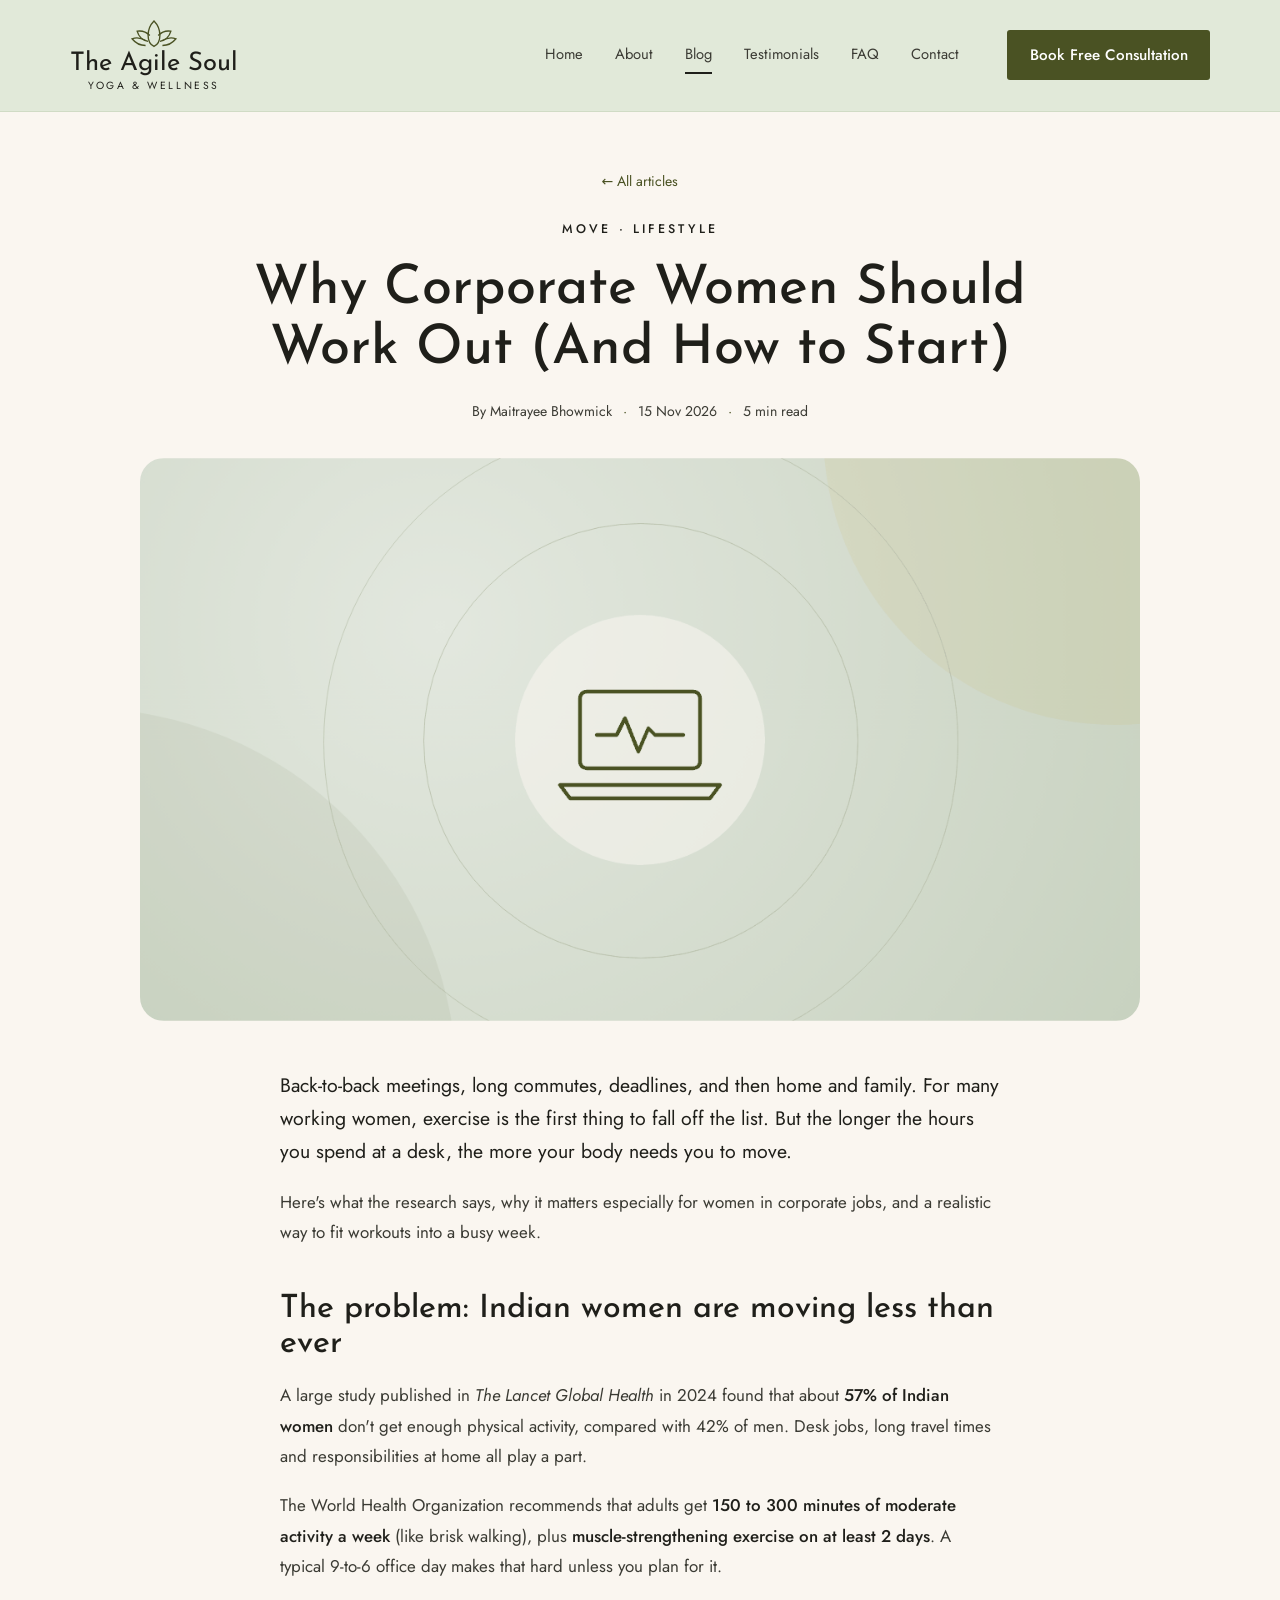
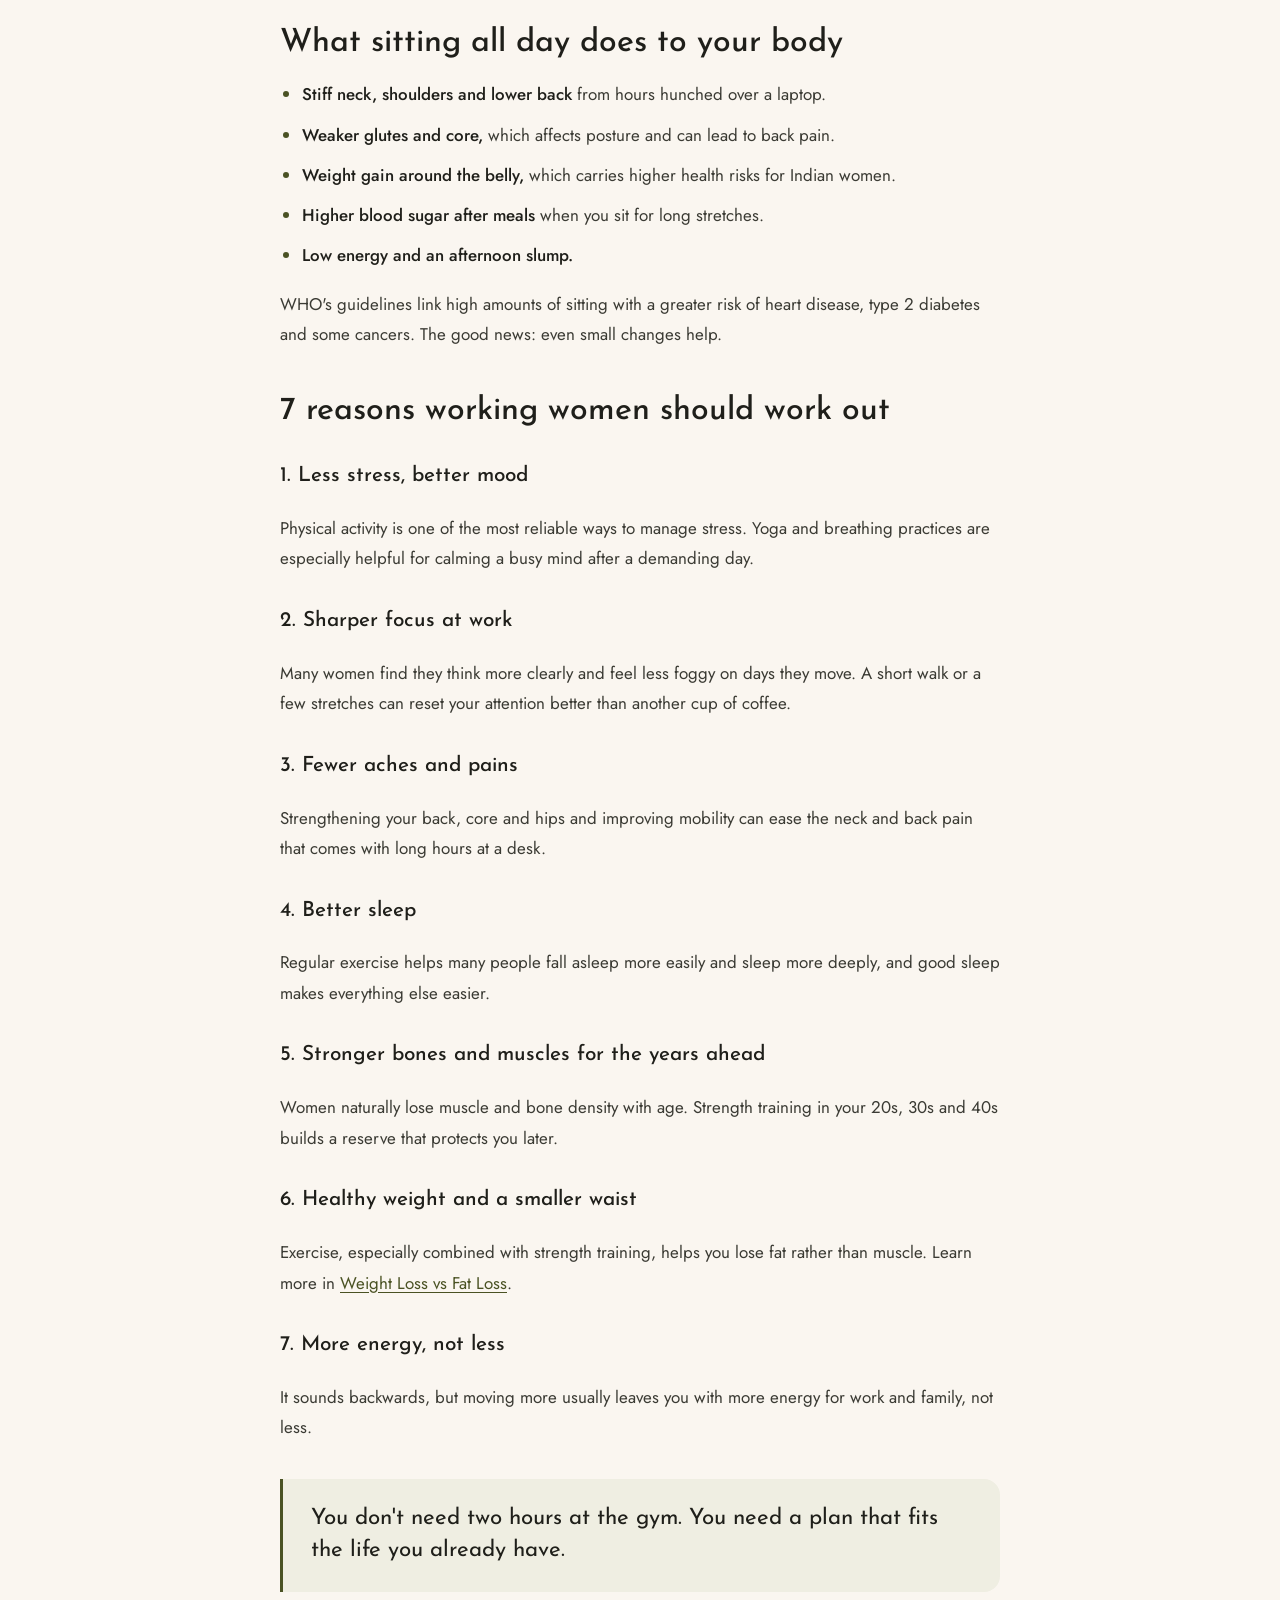
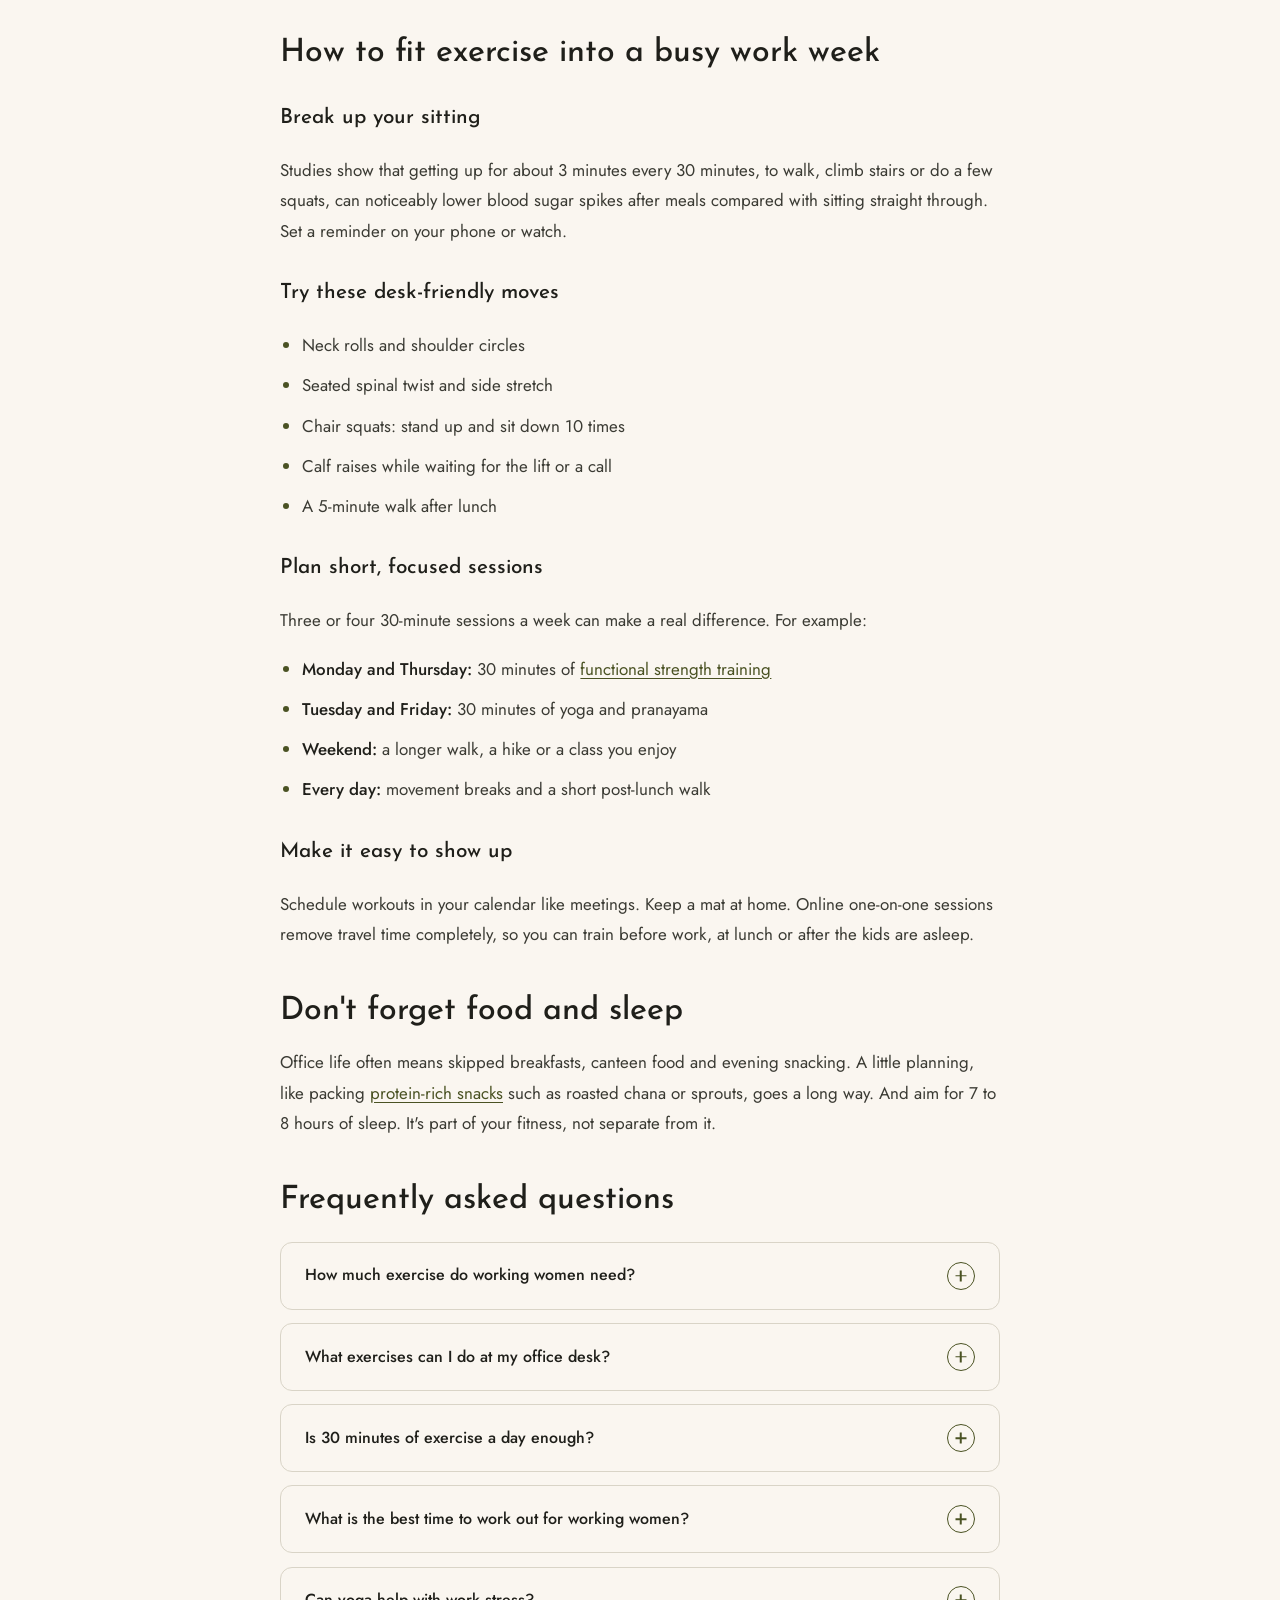
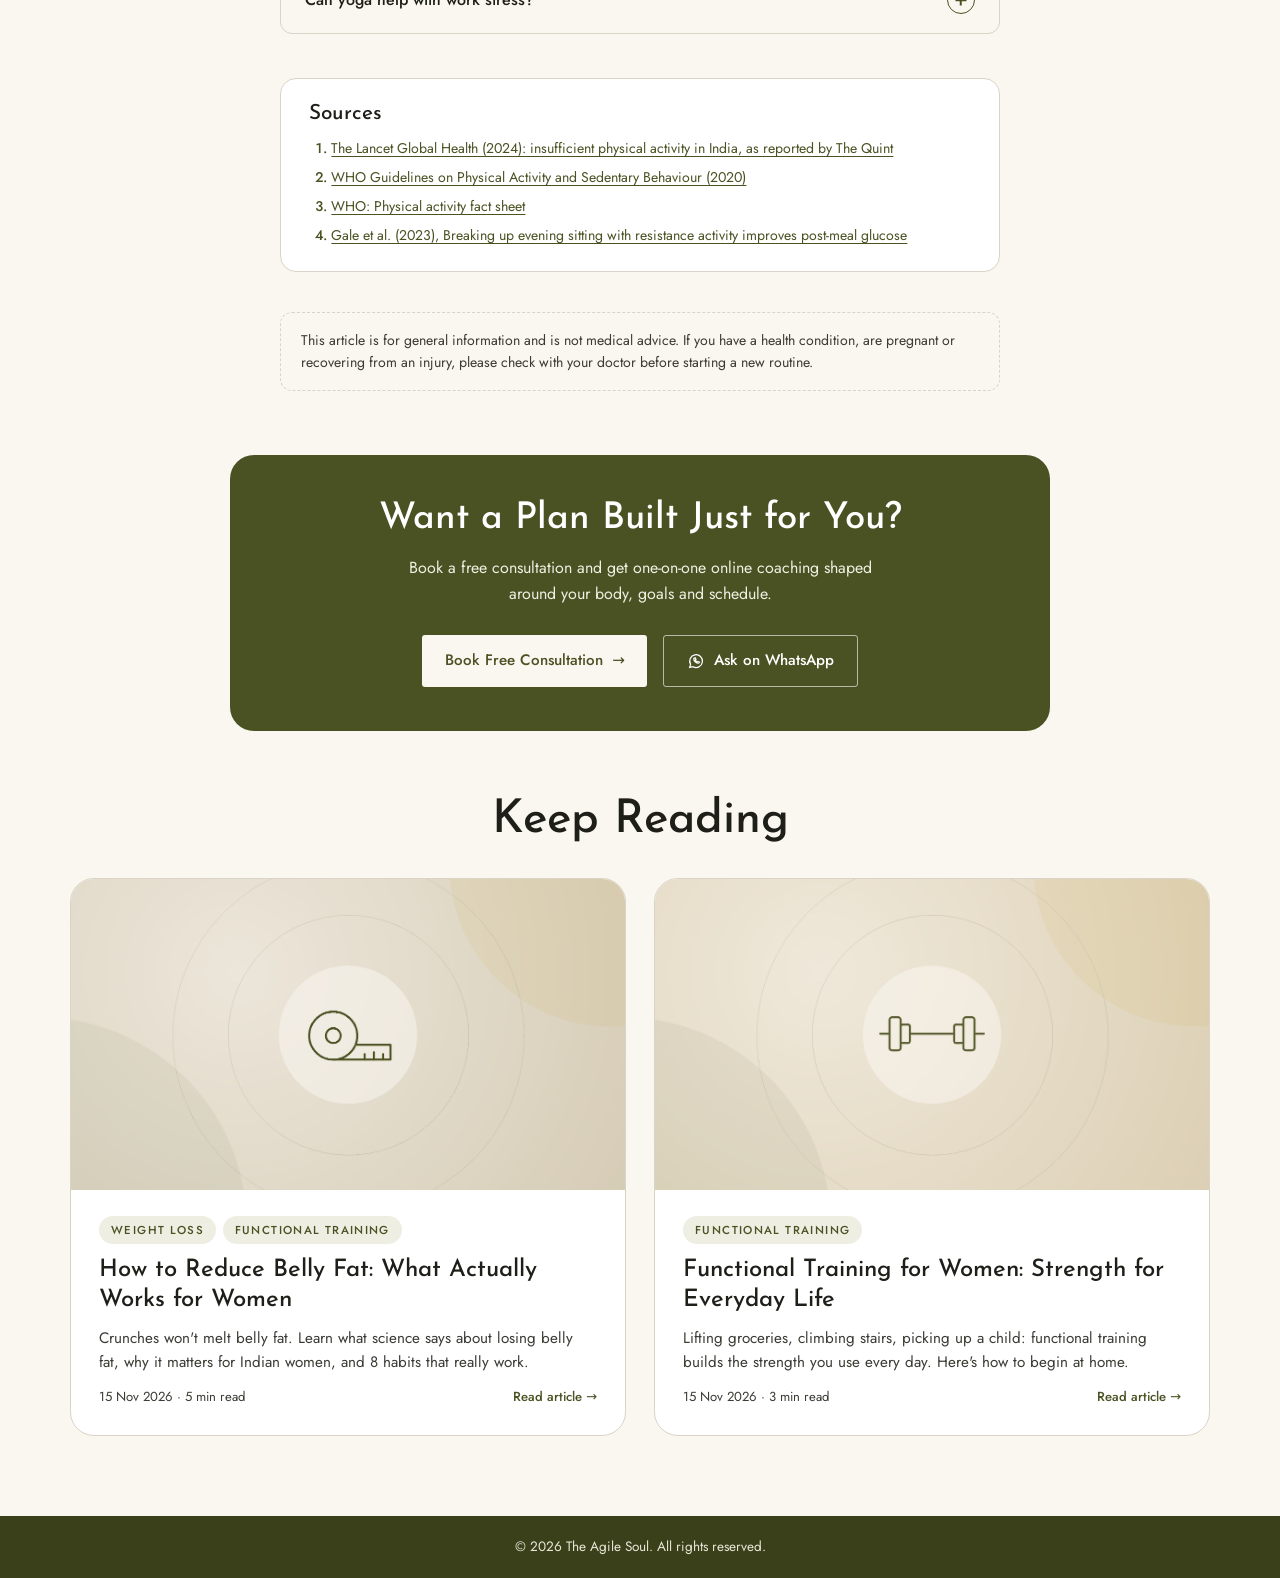
<file: blog/why-corporate-women-should-workout/index.html>
<!DOCTYPE html>
<html lang="en">
<head>
  <meta charset="UTF-8">
  <meta name="viewport" content="width=device-width, initial-scale=1.0">
  <title>Why Corporate Women Should Work Out (And How to Start)</title>
  <meta name="description" content="Long hours at a desk take a toll on your body and mind. Here is what the research says, and a realistic workout plan that fits a busy work week.">
  <link rel="canonical" href="https://theagilesoul.com/blog/why-corporate-women-should-workout/">
  <meta property="og:type" content="article">
  <meta property="og:site_name" content="The Agile Soul">
  <meta property="og:url" content="https://theagilesoul.com/blog/why-corporate-women-should-workout/">
  <meta property="og:title" content="Why Corporate Women Should Work Out (And How to Start)">
  <meta property="og:description" content="Long hours at a desk take a toll on your body and mind. Here is what the research says, and a realistic workout plan that fits a busy work week.">
  <meta property="og:image" content="https://theagilesoul.com/blog/why-corporate-women-should-workout/cover.png">
  <meta property="og:image:width" content="1200">
  <meta property="og:image:height" content="675">
  <meta name="twitter:card" content="summary_large_image">
  <link rel="icon" href="/assets/images/favicon.svg" type="image/svg+xml">
  <link rel="icon" href="/assets/images/favicon-32.png" sizes="32x32" type="image/png">
  <link rel="apple-touch-icon" href="/assets/images/apple-touch-icon.png">
  <link rel="preconnect" href="https://fonts.googleapis.com">
  <link rel="preconnect" href="https://fonts.gstatic.com" crossorigin>
  <link href="https://fonts.googleapis.com/css2?family=Josefin+Sans:wght@400;600&family=Jost:wght@400;500&display=swap" rel="stylesheet">
  <link rel="stylesheet" href="../../assets/css/style.css">
  <link rel="stylesheet" href="../../assets/css/animations.css">
  <link rel="stylesheet" href="../../assets/css/blog.css">
  <script>
    if (!matchMedia('(prefers-reduced-motion: reduce)').matches) {
      document.documentElement.classList.add('anim');
      setTimeout(() => { if (!window.__animReady) document.documentElement.classList.remove('anim'); }, 2500);
    }
  </script>
  <meta property="article:published_time" content="2026-11-15">
  <script type="application/ld+json">{"@context": "https://schema.org", "@graph": [{"@type": "BlogPosting", "headline": "Why Corporate Women Should Work Out (And How to Start)", "description": "Long hours at a desk take a toll on your body and mind. Here is what the research says, and a realistic workout plan that fits a busy work week.", "datePublished": "2026-11-15", "dateModified": "2026-11-15", "author": {"@type": "Person", "name": "Maitrayee Bhowmick"}, "publisher": {"@type": "Organization", "name": "The Agile Soul"}, "articleSection": "Lifestyle", "keywords": "Lifestyle, Functional Training", "url": "https://theagilesoul.com/blog/why-corporate-women-should-workout/", "mainEntityOfPage": "https://theagilesoul.com/blog/why-corporate-women-should-workout/", "image": "https://theagilesoul.com/blog/why-corporate-women-should-workout/cover.png"}, {"@type": "FAQPage", "mainEntity": [{"@type": "Question", "name": "How much exercise do working women need?", "acceptedAnswer": {"@type": "Answer", "text": "WHO recommends 150 to 300 minutes of moderate activity like brisk walking each week, plus muscle-strengthening exercise on at least 2 days. This can be split into short sessions across the week."}}, {"@type": "Question", "name": "What exercises can I do at my office desk?", "acceptedAnswer": {"@type": "Answer", "text": "Neck rolls, shoulder circles, seated twists, chair squats and calf raises are all easy to do at work. Getting up for about 3 minutes every 30 minutes also helps."}}, {"@type": "Question", "name": "Is 30 minutes of exercise a day enough?", "acceptedAnswer": {"@type": "Answer", "text": "For most people, 30 minutes on most days meets the basic WHO recommendation, especially if it includes strength training twice a week and you also move more during the day."}}, {"@type": "Question", "name": "What is the best time to work out for working women?", "acceptedAnswer": {"@type": "Answer", "text": "The best time is the one you can stick to. Early mornings, lunch breaks or evenings all work. Online sessions can make it easier by removing travel time."}}, {"@type": "Question", "name": "Can yoga help with work stress?", "acceptedAnswer": {"@type": "Answer", "text": "Yes. Yoga and breathing practices like pranayama can help calm the mind, ease physical tension from sitting and improve sleep."}}]}]}</script>
</head>
<body>
  <div class="scroll-progress" aria-hidden="true"></div>
  <!-- HEADER -->
  <header class="header">
    <div class="container header__inner">
      <a href="../../index.html" class="logo">
        <svg class="logo__icon" viewBox="0 0 64 40" fill="none" stroke="currentColor" stroke-width="1.6">
          <path d="M32 6c5 5 7 11 7 17s-3 11-7 13c-4-2-7-7-7-13s2-12 7-17z"/>
          <path d="M25 30c-6-1-11-5-13-12 6-1 11 1 15 5"/>
          <path d="M39 30c6-1 11-5 13-12-6-1-11 1-15 5"/>
          <path d="M22 35c-6 0-12-3-16-8 5-2 11-1 16 2"/>
          <path d="M42 35c6 0 12-3 16-8-5-2-11-1-16 2"/>
        </svg>
        <span class="logo__name">The Agile Soul</span>
        <span class="logo__tag">Yoga &amp; Wellness</span>
      </a>

      <button class="nav-toggle" aria-label="Open menu" aria-expanded="false">
        <span></span><span></span><span></span>
      </button>

      <nav class="nav">
        <a href="../../index.html">Home</a>
        <a href="../../about.html">About</a>
        <a href="../../blog.html" class="active">Blog</a>
        <a href="../../index.html#reviews">Testimonials</a>
        <a href="../../index.html#faq">FAQ</a>
        <a href="../../index.html#contact">Contact</a>
        <a href="../../index.html#contact" class="btn btn--solid nav__cta" data-book>Book Free Consultation</a>
      </nav>
    </div>
  </header>

  <main>
    <article>
      <header class="post__head container">
        <a href="../../blog.html" class="post__back" data-reveal>&larr; All articles</a>
        <p class="eyebrow" data-reveal>Move &middot; Lifestyle</p>
        <h1 data-reveal="split">Why Corporate Women Should Work Out (And How to Start)</h1>
        <div class="post__meta" data-reveal data-delay="500"><span>By Maitrayee Bhowmick</span><span><time datetime="2026-11-15">15 Nov 2026</time></span><span>5 min read</span></div>
      </header>

      <div class="post__cover container">
        <div class="post__cover-img"><img data-reveal="clip" src="cover.png" alt="Illustration of a laptop with a heartbeat line" width="1200" height="675" fetchpriority="high"></div>
      </div>

      <div class="post__body container">
<p class="post__lead">Back-to-back meetings, long commutes, deadlines, and then home and family. For many working women, exercise is the first thing to fall off the list. But the longer the hours you spend at a desk, the more your body needs you to move.</p>

<p>Here's what the research says, why it matters especially for women in corporate jobs, and a realistic way to fit workouts into a busy week.</p>

<h2>The problem: Indian women are moving less than ever</h2>
<p>A large study published in <em>The Lancet Global Health</em> in 2024 found that about <strong>57% of Indian women</strong> don't get enough physical activity, compared with 42% of men. Desk jobs, long travel times and responsibilities at home all play a part.</p>
<p>The World Health Organization recommends that adults get <strong>150 to 300 minutes of moderate activity a week</strong> (like brisk walking), plus <strong>muscle-strengthening exercise on at least 2 days</strong>. A typical 9-to-6 office day makes that hard unless you plan for it.</p>

<h2>What sitting all day does to your body</h2>
<ul>
  <li><strong>Stiff neck, shoulders and lower back</strong> from hours hunched over a laptop.</li>
  <li><strong>Weaker glutes and core,</strong> which affects posture and can lead to back pain.</li>
  <li><strong>Weight gain around the belly,</strong> which carries higher health risks for Indian women.</li>
  <li><strong>Higher blood sugar after meals</strong> when you sit for long stretches.</li>
  <li><strong>Low energy and an afternoon slump.</strong></li>
</ul>
<p>WHO's guidelines link high amounts of sitting with a greater risk of heart disease, type 2 diabetes and some cancers. The good news: even small changes help.</p>

<h2>7 reasons working women should work out</h2>

<h3>1. Less stress, better mood</h3>
<p>Physical activity is one of the most reliable ways to manage stress. Yoga and breathing practices are especially helpful for calming a busy mind after a demanding day.</p>

<h3>2. Sharper focus at work</h3>
<p>Many women find they think more clearly and feel less foggy on days they move. A short walk or a few stretches can reset your attention better than another cup of coffee.</p>

<h3>3. Fewer aches and pains</h3>
<p>Strengthening your back, core and hips and improving mobility can ease the neck and back pain that comes with long hours at a desk.</p>

<h3>4. Better sleep</h3>
<p>Regular exercise helps many people fall asleep more easily and sleep more deeply, and good sleep makes everything else easier.</p>

<h3>5. Stronger bones and muscles for the years ahead</h3>
<p>Women naturally lose muscle and bone density with age. Strength training in your 20s, 30s and 40s builds a reserve that protects you later.</p>

<h3>6. Healthy weight and a smaller waist</h3>
<p>Exercise, especially combined with strength training, helps you lose fat rather than muscle. Learn more in <a href="../weight-loss-vs-fat-loss/">Weight Loss vs Fat Loss</a>.</p>

<h3>7. More energy, not less</h3>
<p>It sounds backwards, but moving more usually leaves you with more energy for work and family, not less.</p>

<blockquote>You don't need two hours at the gym. You need a plan that fits the life you already have.</blockquote>

<h2>How to fit exercise into a busy work week</h2>

<h3>Break up your sitting</h3>
<p>Studies show that getting up for about 3 minutes every 30 minutes, to walk, climb stairs or do a few squats, can noticeably lower blood sugar spikes after meals compared with sitting straight through. Set a reminder on your phone or watch.</p>

<h3>Try these desk-friendly moves</h3>
<ul>
  <li>Neck rolls and shoulder circles</li>
  <li>Seated spinal twist and side stretch</li>
  <li>Chair squats: stand up and sit down 10 times</li>
  <li>Calf raises while waiting for the lift or a call</li>
  <li>A 5-minute walk after lunch</li>
</ul>

<h3>Plan short, focused sessions</h3>
<p>Three or four 30-minute sessions a week can make a real difference. For example:</p>
<ul>
  <li><strong>Monday and Thursday:</strong> 30 minutes of <a href="../functional-training-for-women/">functional strength training</a></li>
  <li><strong>Tuesday and Friday:</strong> 30 minutes of yoga and pranayama</li>
  <li><strong>Weekend:</strong> a longer walk, a hike or a class you enjoy</li>
  <li><strong>Every day:</strong> movement breaks and a short post-lunch walk</li>
</ul>

<h3>Make it easy to show up</h3>
<p>Schedule workouts in your calendar like meetings. Keep a mat at home. Online one-on-one sessions remove travel time completely, so you can train before work, at lunch or after the kids are asleep.</p>

<h2>Don't forget food and sleep</h2>
<p>Office life often means skipped breakfasts, canteen food and evening snacking. A little planning, like packing <a href="../vegetarian-protein-sources-india/">protein-rich snacks</a> such as roasted chana or sprouts, goes a long way. And aim for 7 to 8 hours of sleep. It's part of your fitness, not separate from it.</p>

<h2>Frequently asked questions</h2>
<div class="faq__list post__faq">
          <details class="faq__item" name="faq">
            <summary>How much exercise do working women need?<span class="faq__icon" aria-hidden="true"></span></summary>
            <p>WHO recommends 150 to 300 minutes of moderate activity like brisk walking each week, plus muscle-strengthening exercise on at least 2 days. This can be split into short sessions across the week.</p>
          </details>
          <details class="faq__item" name="faq">
            <summary>What exercises can I do at my office desk?<span class="faq__icon" aria-hidden="true"></span></summary>
            <p>Neck rolls, shoulder circles, seated twists, chair squats and calf raises are all easy to do at work. Getting up for about 3 minutes every 30 minutes also helps.</p>
          </details>
          <details class="faq__item" name="faq">
            <summary>Is 30 minutes of exercise a day enough?<span class="faq__icon" aria-hidden="true"></span></summary>
            <p>For most people, 30 minutes on most days meets the basic WHO recommendation, especially if it includes strength training twice a week and you also move more during the day.</p>
          </details>
          <details class="faq__item" name="faq">
            <summary>What is the best time to work out for working women?<span class="faq__icon" aria-hidden="true"></span></summary>
            <p>The best time is the one you can stick to. Early mornings, lunch breaks or evenings all work. Online sessions can make it easier by removing travel time.</p>
          </details>
          <details class="faq__item" name="faq">
            <summary>Can yoga help with work stress?<span class="faq__icon" aria-hidden="true"></span></summary>
            <p>Yes. Yoga and breathing practices like pranayama can help calm the mind, ease physical tension from sitting and improve sleep.</p>
          </details>
</div>

<div class="post__sources">
<h2>Sources</h2>
<ol>
  <li><a href="https://www.thequint.com/amp/story/fit/50-percent-adults-in-india-are-physically-unfit-says-new-lancet-study-explained" target="_blank" rel="noopener">The Lancet Global Health (2024): insufficient physical activity in India, as reported by The Quint</a></li>
  <li><a href="https://www.ncbi.nlm.nih.gov/books/NBK566048/" target="_blank" rel="noopener">WHO Guidelines on Physical Activity and Sedentary Behaviour (2020)</a></li>
  <li><a href="https://www.who.int/europe/news-room/fact-sheets/item/physical-activity" target="_blank" rel="noopener">WHO: Physical activity fact sheet</a></li>
  <li><a href="https://pmc.ncbi.nlm.nih.gov/articles/PMC10348652" target="_blank" rel="noopener">Gale et al. (2023), Breaking up evening sitting with resistance activity improves post-meal glucose</a></li>
</ol>
</div>

<p class="post__note">This article is for general information and is not medical advice. If you have a health condition, are pregnant or recovering from an injury, please check with your doctor before starting a new routine.</p>
      </div>
    </article>

    <aside class="post__cta container" data-reveal>
      <h2>Want a Plan Built Just for You?</h2>
      <p>Book a free consultation and get one-on-one online coaching shaped around your body, goals and schedule.</p>
      <div class="btn-row">
        <a href="../../index.html#contact" class="btn btn--solid" data-book>Book Free Consultation <span aria-hidden="true">&rarr;</span></a>
        <a href="#" class="btn btn--outline" data-wa="Hi! I read your article on why working women should work out. I&#x27;d like help fitting exercise into my work schedule."><svg viewBox="0 0 24 24" width="18" height="18" fill="none" stroke="currentColor" stroke-width="1.6"><path d="M3.5 20.5l1.3-4A8.5 8.5 0 1 1 8 19.6z"/><path d="M9 8.5c0 3.5 3 6.5 6.5 6.5l1.2-1.5-2-1-1 1c-1.2-.5-2.2-1.5-2.7-2.7l1-1-1-2z"/></svg> Ask on WhatsApp</a>
      </div>
    </aside>

    <section class="post__more container">
      <h2 data-reveal="split">Keep Reading</h2>
      <div class="blog-list">
        <a href="../../blog/how-to-reduce-belly-fat/" class="post-card" data-reveal data-delay="0" data-cats="Weight Loss|Functional Training">
          <div class="post-card__img"><img src="../../blog/how-to-reduce-belly-fat/cover.png" alt="Illustration of a measuring tape" loading="lazy" width="1200" height="675"></div>
          <div class="post-card__body">
            <div class="post-card__tags"><span class="post-card__tag">Weight Loss</span><span class="post-card__tag">Functional Training</span></div>
            <h3>How to Reduce Belly Fat: What Actually Works for Women</h3>
            <p>Crunches won&#x27;t melt belly fat. Learn what science says about losing belly fat, why it matters for Indian women, and 8 habits that really work.</p>
            <div class="post-card__meta"><span>15 Nov 2026 · 5 min read</span><span class="post-card__more">Read article &rarr;</span></div>
          </div>
        </a>
        <a href="../../blog/functional-training-for-women/" class="post-card" data-reveal data-delay="150" data-cats="Functional Training">
          <div class="post-card__img"><img src="../../blog/functional-training-for-women/cover.png" alt="Illustration of a dumbbell" loading="lazy" width="1200" height="675"></div>
          <div class="post-card__body">
            <div class="post-card__tags"><span class="post-card__tag">Functional Training</span></div>
            <h3>Functional Training for Women: Strength for Everyday Life</h3>
            <p>Lifting groceries, climbing stairs, picking up a child: functional training builds the strength you use every day. Here&#x27;s how to begin at home.</p>
            <div class="post-card__meta"><span>15 Nov 2026 · 3 min read</span><span class="post-card__more">Read article &rarr;</span></div>
          </div>
        </a>
      </div>
    </section>
  </main>

  <footer class="footer">
    <div class="container">
      <p>&copy; <span id="year"></span> The Agile Soul. All rights reserved.</p>
    </div>
  </footer>

  <script src="../../assets/js/main.js"></script>
  <script src="../../assets/js/booking.js"></script>
  <script src="../../assets/js/animations.js"></script>
</body>
</html>
</file>
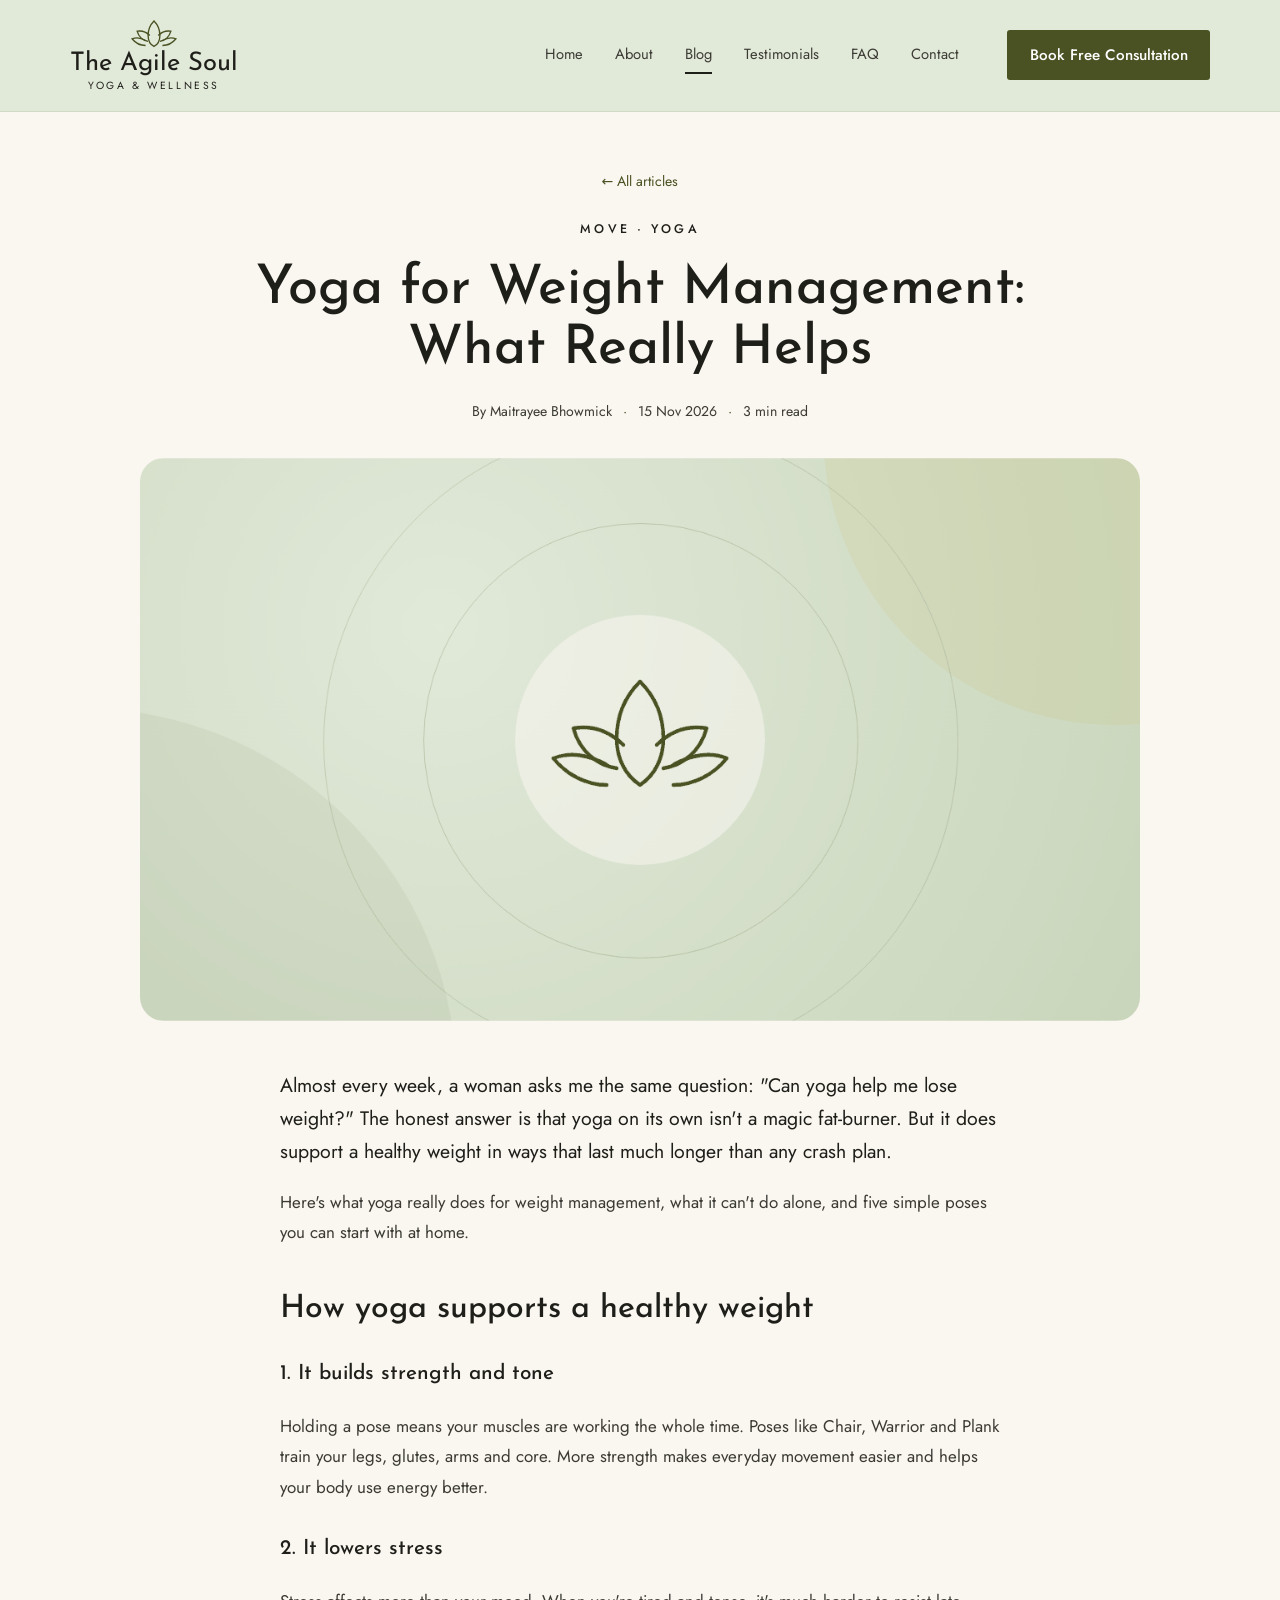
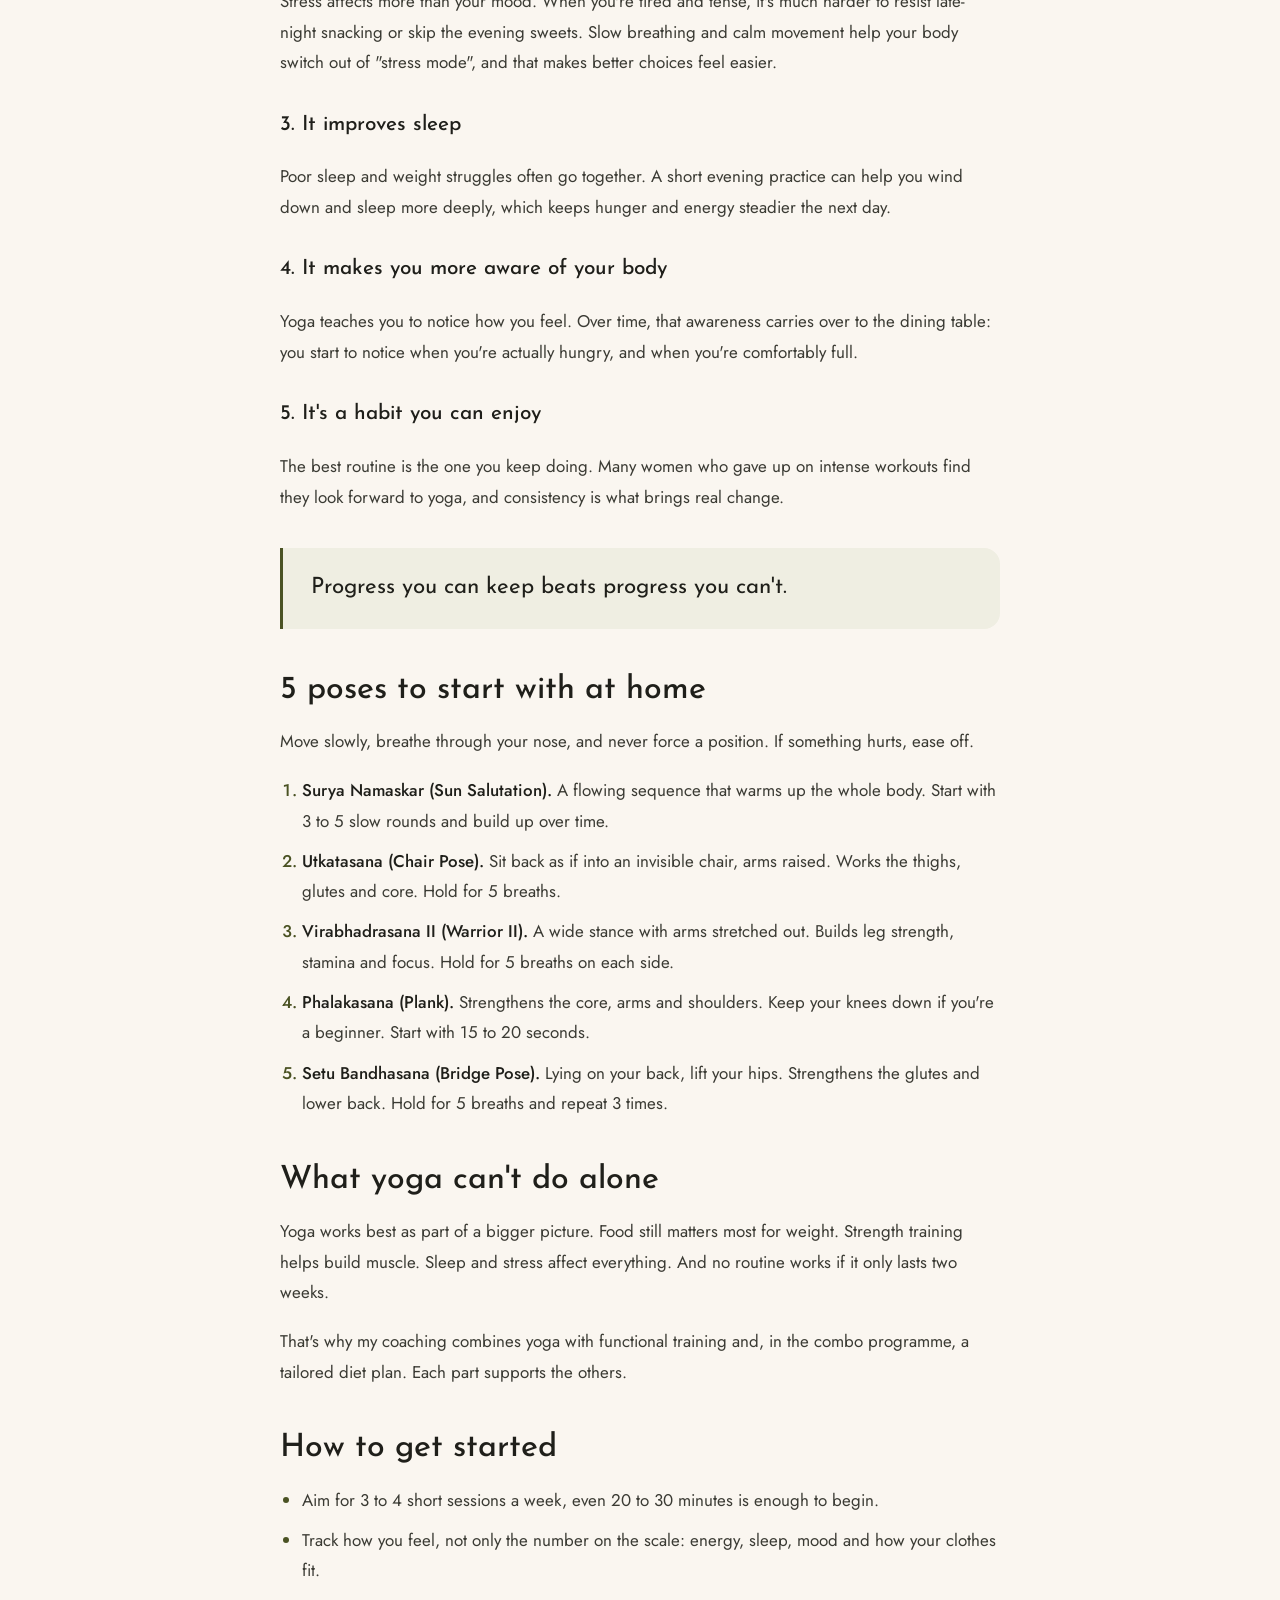
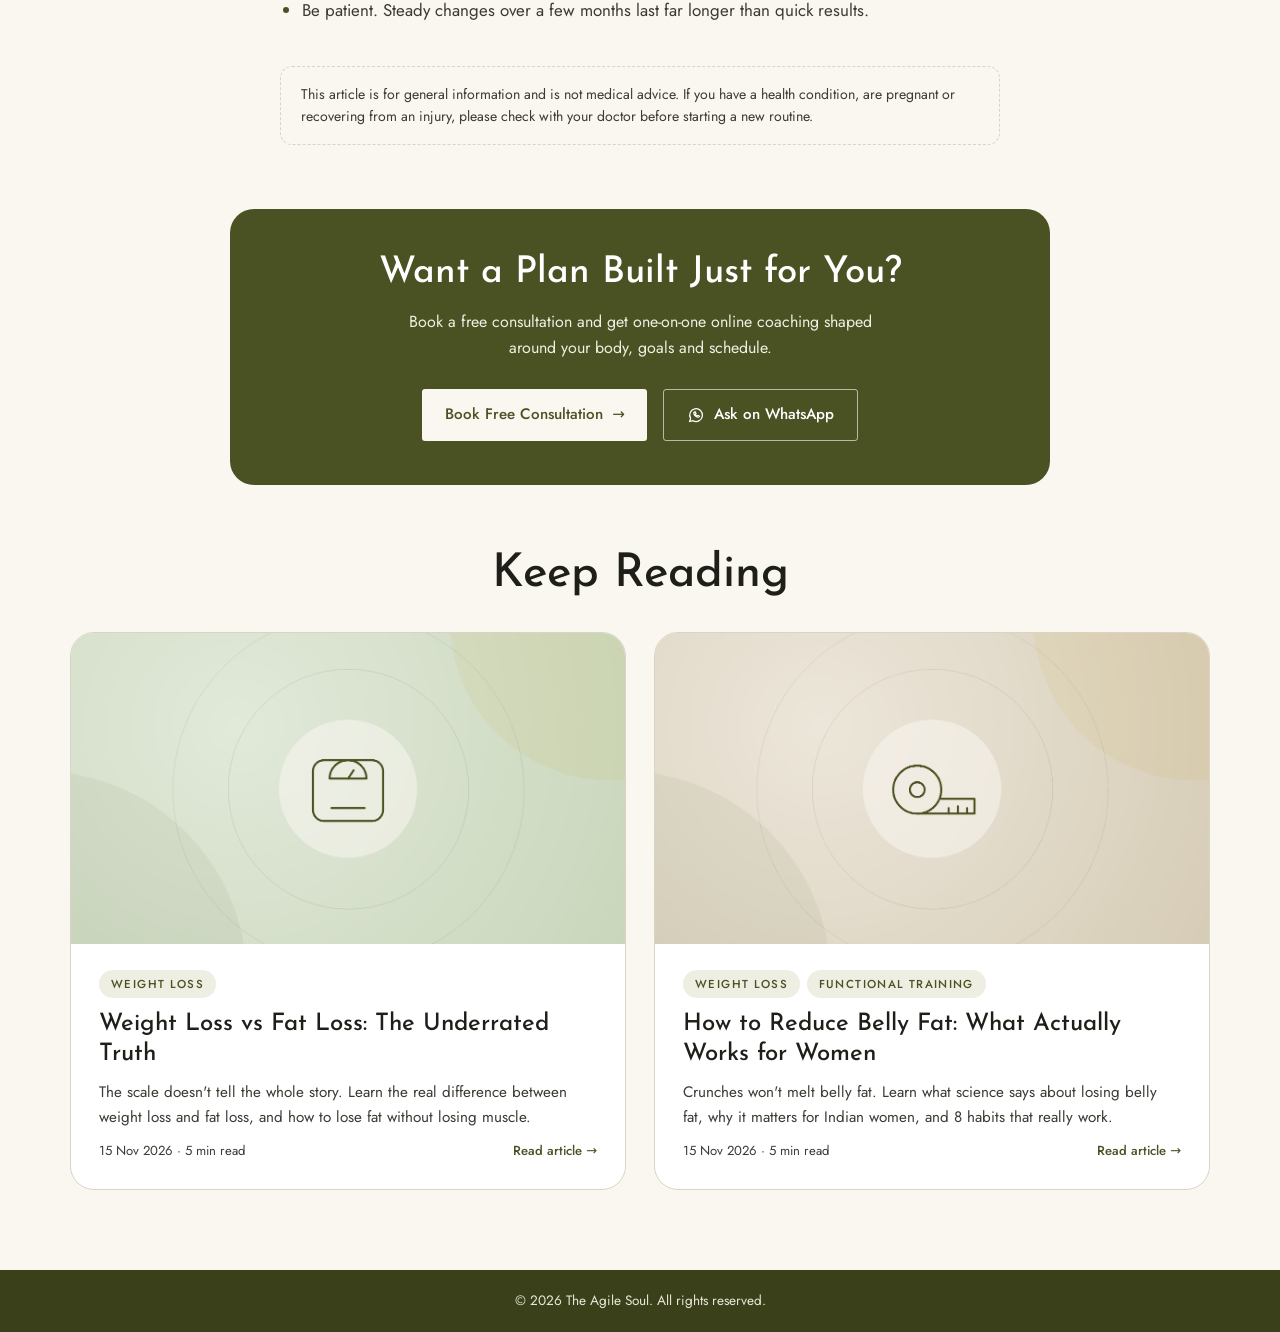
<file: blog/yoga-for-weight-management/index.html>
<!DOCTYPE html>
<html lang="en">
<head>
  <meta charset="UTF-8">
  <meta name="viewport" content="width=device-width, initial-scale=1.0">
  <title>Yoga for Weight Management: What Really Helps | The Agile Soul</title>
  <meta name="description" content="Yoga won&#x27;t melt fat overnight, but it can make a healthy weight easier to reach and keep. Here&#x27;s how, plus 5 poses to start with at home.">
  <link rel="canonical" href="https://theagilesoul.com/blog/yoga-for-weight-management/">
  <meta property="og:type" content="article">
  <meta property="og:site_name" content="The Agile Soul">
  <meta property="og:url" content="https://theagilesoul.com/blog/yoga-for-weight-management/">
  <meta property="og:title" content="Yoga for Weight Management: What Really Helps | The Agile Soul">
  <meta property="og:description" content="Yoga won&#x27;t melt fat overnight, but it can make a healthy weight easier to reach and keep. Here&#x27;s how, plus 5 poses to start with at home.">
  <meta property="og:image" content="https://theagilesoul.com/blog/yoga-for-weight-management/cover.png">
  <meta property="og:image:width" content="1200">
  <meta property="og:image:height" content="675">
  <meta name="twitter:card" content="summary_large_image">
  <link rel="icon" href="/assets/images/favicon.svg" type="image/svg+xml">
  <link rel="icon" href="/assets/images/favicon-32.png" sizes="32x32" type="image/png">
  <link rel="apple-touch-icon" href="/assets/images/apple-touch-icon.png">
  <link rel="preconnect" href="https://fonts.googleapis.com">
  <link rel="preconnect" href="https://fonts.gstatic.com" crossorigin>
  <link href="https://fonts.googleapis.com/css2?family=Josefin+Sans:wght@400;600&family=Jost:wght@400;500&display=swap" rel="stylesheet">
  <link rel="stylesheet" href="../../assets/css/style.css">
  <link rel="stylesheet" href="../../assets/css/animations.css">
  <link rel="stylesheet" href="../../assets/css/blog.css">
  <script>
    if (!matchMedia('(prefers-reduced-motion: reduce)').matches) {
      document.documentElement.classList.add('anim');
      setTimeout(() => { if (!window.__animReady) document.documentElement.classList.remove('anim'); }, 2500);
    }
  </script>
  <meta property="article:published_time" content="2026-11-15">
  <script type="application/ld+json">{"@context": "https://schema.org", "@graph": [{"@type": "BlogPosting", "headline": "Yoga for Weight Management: What Really Helps", "description": "Yoga won't melt fat overnight, but it can make a healthy weight easier to reach and keep. Here's how, plus 5 poses to start with at home.", "datePublished": "2026-11-15", "dateModified": "2026-11-15", "author": {"@type": "Person", "name": "Maitrayee Bhowmick"}, "publisher": {"@type": "Organization", "name": "The Agile Soul"}, "articleSection": "Yoga", "keywords": "Yoga, Weight Loss", "url": "https://theagilesoul.com/blog/yoga-for-weight-management/", "mainEntityOfPage": "https://theagilesoul.com/blog/yoga-for-weight-management/", "image": "https://theagilesoul.com/blog/yoga-for-weight-management/cover.png"}]}</script>
</head>
<body>
  <div class="scroll-progress" aria-hidden="true"></div>
  <!-- HEADER -->
  <header class="header">
    <div class="container header__inner">
      <a href="../../index.html" class="logo">
        <svg class="logo__icon" viewBox="0 0 64 40" fill="none" stroke="currentColor" stroke-width="1.6">
          <path d="M32 6c5 5 7 11 7 17s-3 11-7 13c-4-2-7-7-7-13s2-12 7-17z"/>
          <path d="M25 30c-6-1-11-5-13-12 6-1 11 1 15 5"/>
          <path d="M39 30c6-1 11-5 13-12-6-1-11 1-15 5"/>
          <path d="M22 35c-6 0-12-3-16-8 5-2 11-1 16 2"/>
          <path d="M42 35c6 0 12-3 16-8-5-2-11-1-16 2"/>
        </svg>
        <span class="logo__name">The Agile Soul</span>
        <span class="logo__tag">Yoga &amp; Wellness</span>
      </a>

      <button class="nav-toggle" aria-label="Open menu" aria-expanded="false">
        <span></span><span></span><span></span>
      </button>

      <nav class="nav">
        <a href="../../index.html">Home</a>
        <a href="../../about.html">About</a>
        <a href="../../blog.html" class="active">Blog</a>
        <a href="../../index.html#reviews">Testimonials</a>
        <a href="../../index.html#faq">FAQ</a>
        <a href="../../index.html#contact">Contact</a>
        <a href="../../index.html#contact" class="btn btn--solid nav__cta" data-book>Book Free Consultation</a>
      </nav>
    </div>
  </header>

  <main>
    <article>
      <header class="post__head container">
        <a href="../../blog.html" class="post__back" data-reveal>&larr; All articles</a>
        <p class="eyebrow" data-reveal>Move &middot; Yoga</p>
        <h1 data-reveal="split">Yoga for Weight Management: What Really Helps</h1>
        <div class="post__meta" data-reveal data-delay="500"><span>By Maitrayee Bhowmick</span><span><time datetime="2026-11-15">15 Nov 2026</time></span><span>3 min read</span></div>
      </header>

      <div class="post__cover container">
        <div class="post__cover-img"><img data-reveal="clip" src="cover.png" alt="Illustration of a lotus" width="1200" height="675" fetchpriority="high"></div>
      </div>

      <div class="post__body container">
<p class="post__lead">Almost every week, a woman asks me the same question: "Can yoga help me lose weight?" The honest answer is that yoga on its own isn't a magic fat-burner. But it does support a healthy weight in ways that last much longer than any crash plan.</p>

<p>Here's what yoga really does for weight management, what it can't do alone, and five simple poses you can start with at home.</p>

<h2>How yoga supports a healthy weight</h2>

<h3>1. It builds strength and tone</h3>
<p>Holding a pose means your muscles are working the whole time. Poses like Chair, Warrior and Plank train your legs, glutes, arms and core. More strength makes everyday movement easier and helps your body use energy better.</p>

<h3>2. It lowers stress</h3>
<p>Stress affects more than your mood. When you're tired and tense, it's much harder to resist late-night snacking or skip the evening sweets. Slow breathing and calm movement help your body switch out of "stress mode", and that makes better choices feel easier.</p>

<h3>3. It improves sleep</h3>
<p>Poor sleep and weight struggles often go together. A short evening practice can help you wind down and sleep more deeply, which keeps hunger and energy steadier the next day.</p>

<h3>4. It makes you more aware of your body</h3>
<p>Yoga teaches you to notice how you feel. Over time, that awareness carries over to the dining table: you start to notice when you're actually hungry, and when you're comfortably full.</p>

<h3>5. It's a habit you can enjoy</h3>
<p>The best routine is the one you keep doing. Many women who gave up on intense workouts find they look forward to yoga, and consistency is what brings real change.</p>

<blockquote>Progress you can keep beats progress you can't.</blockquote>

<h2>5 poses to start with at home</h2>
<p>Move slowly, breathe through your nose, and never force a position. If something hurts, ease off.</p>

<ol>
  <li><strong>Surya Namaskar (Sun Salutation).</strong> A flowing sequence that warms up the whole body. Start with 3 to 5 slow rounds and build up over time.</li>
  <li><strong>Utkatasana (Chair Pose).</strong> Sit back as if into an invisible chair, arms raised. Works the thighs, glutes and core. Hold for 5 breaths.</li>
  <li><strong>Virabhadrasana II (Warrior II).</strong> A wide stance with arms stretched out. Builds leg strength, stamina and focus. Hold for 5 breaths on each side.</li>
  <li><strong>Phalakasana (Plank).</strong> Strengthens the core, arms and shoulders. Keep your knees down if you're a beginner. Start with 15 to 20 seconds.</li>
  <li><strong>Setu Bandhasana (Bridge Pose).</strong> Lying on your back, lift your hips. Strengthens the glutes and lower back. Hold for 5 breaths and repeat 3 times.</li>
</ol>

<h2>What yoga can't do alone</h2>
<p>Yoga works best as part of a bigger picture. Food still matters most for weight. Strength training helps build muscle. Sleep and stress affect everything. And no routine works if it only lasts two weeks.</p>
<p>That's why my coaching combines yoga with functional training and, in the combo programme, a tailored diet plan. Each part supports the others.</p>

<h2>How to get started</h2>
<ul>
  <li>Aim for 3 to 4 short sessions a week, even 20 to 30 minutes is enough to begin.</li>
  <li>Track how you feel, not only the number on the scale: energy, sleep, mood and how your clothes fit.</li>
  <li>Be patient. Steady changes over a few months last far longer than quick results.</li>
</ul>

<p class="post__note">This article is for general information and is not medical advice. If you have a health condition, are pregnant or recovering from an injury, please check with your doctor before starting a new routine.</p>
      </div>
    </article>

    <aside class="post__cta container" data-reveal>
      <h2>Want a Plan Built Just for You?</h2>
      <p>Book a free consultation and get one-on-one online coaching shaped around your body, goals and schedule.</p>
      <div class="btn-row">
        <a href="../../index.html#contact" class="btn btn--solid" data-book>Book Free Consultation <span aria-hidden="true">&rarr;</span></a>
        <a href="#" class="btn btn--outline" data-wa="Hi! I read your article on yoga for weight management. I&#x27;d like to know more about your yoga sessions."><svg viewBox="0 0 24 24" width="18" height="18" fill="none" stroke="currentColor" stroke-width="1.6"><path d="M3.5 20.5l1.3-4A8.5 8.5 0 1 1 8 19.6z"/><path d="M9 8.5c0 3.5 3 6.5 6.5 6.5l1.2-1.5-2-1-1 1c-1.2-.5-2.2-1.5-2.7-2.7l1-1-1-2z"/></svg> Ask on WhatsApp</a>
      </div>
    </aside>

    <section class="post__more container">
      <h2 data-reveal="split">Keep Reading</h2>
      <div class="blog-list">
        <a href="../../blog/weight-loss-vs-fat-loss/" class="post-card" data-reveal data-delay="0" data-cats="Weight Loss">
          <div class="post-card__img"><img src="../../blog/weight-loss-vs-fat-loss/cover.png" alt="Illustration of a weighing scale" loading="lazy" width="1200" height="675"></div>
          <div class="post-card__body">
            <div class="post-card__tags"><span class="post-card__tag">Weight Loss</span></div>
            <h3>Weight Loss vs Fat Loss: The Underrated Truth</h3>
            <p>The scale doesn&#x27;t tell the whole story. Learn the real difference between weight loss and fat loss, and how to lose fat without losing muscle.</p>
            <div class="post-card__meta"><span>15 Nov 2026 · 5 min read</span><span class="post-card__more">Read article &rarr;</span></div>
          </div>
        </a>
        <a href="../../blog/how-to-reduce-belly-fat/" class="post-card" data-reveal data-delay="150" data-cats="Weight Loss|Functional Training">
          <div class="post-card__img"><img src="../../blog/how-to-reduce-belly-fat/cover.png" alt="Illustration of a measuring tape" loading="lazy" width="1200" height="675"></div>
          <div class="post-card__body">
            <div class="post-card__tags"><span class="post-card__tag">Weight Loss</span><span class="post-card__tag">Functional Training</span></div>
            <h3>How to Reduce Belly Fat: What Actually Works for Women</h3>
            <p>Crunches won&#x27;t melt belly fat. Learn what science says about losing belly fat, why it matters for Indian women, and 8 habits that really work.</p>
            <div class="post-card__meta"><span>15 Nov 2026 · 5 min read</span><span class="post-card__more">Read article &rarr;</span></div>
          </div>
        </a>
      </div>
    </section>
  </main>

  <footer class="footer">
    <div class="container">
      <p>&copy; <span id="year"></span> The Agile Soul. All rights reserved.</p>
    </div>
  </footer>

  <script src="../../assets/js/main.js"></script>
  <script src="../../assets/js/booking.js"></script>
  <script src="../../assets/js/animations.js"></script>
</body>
</html>
</file>
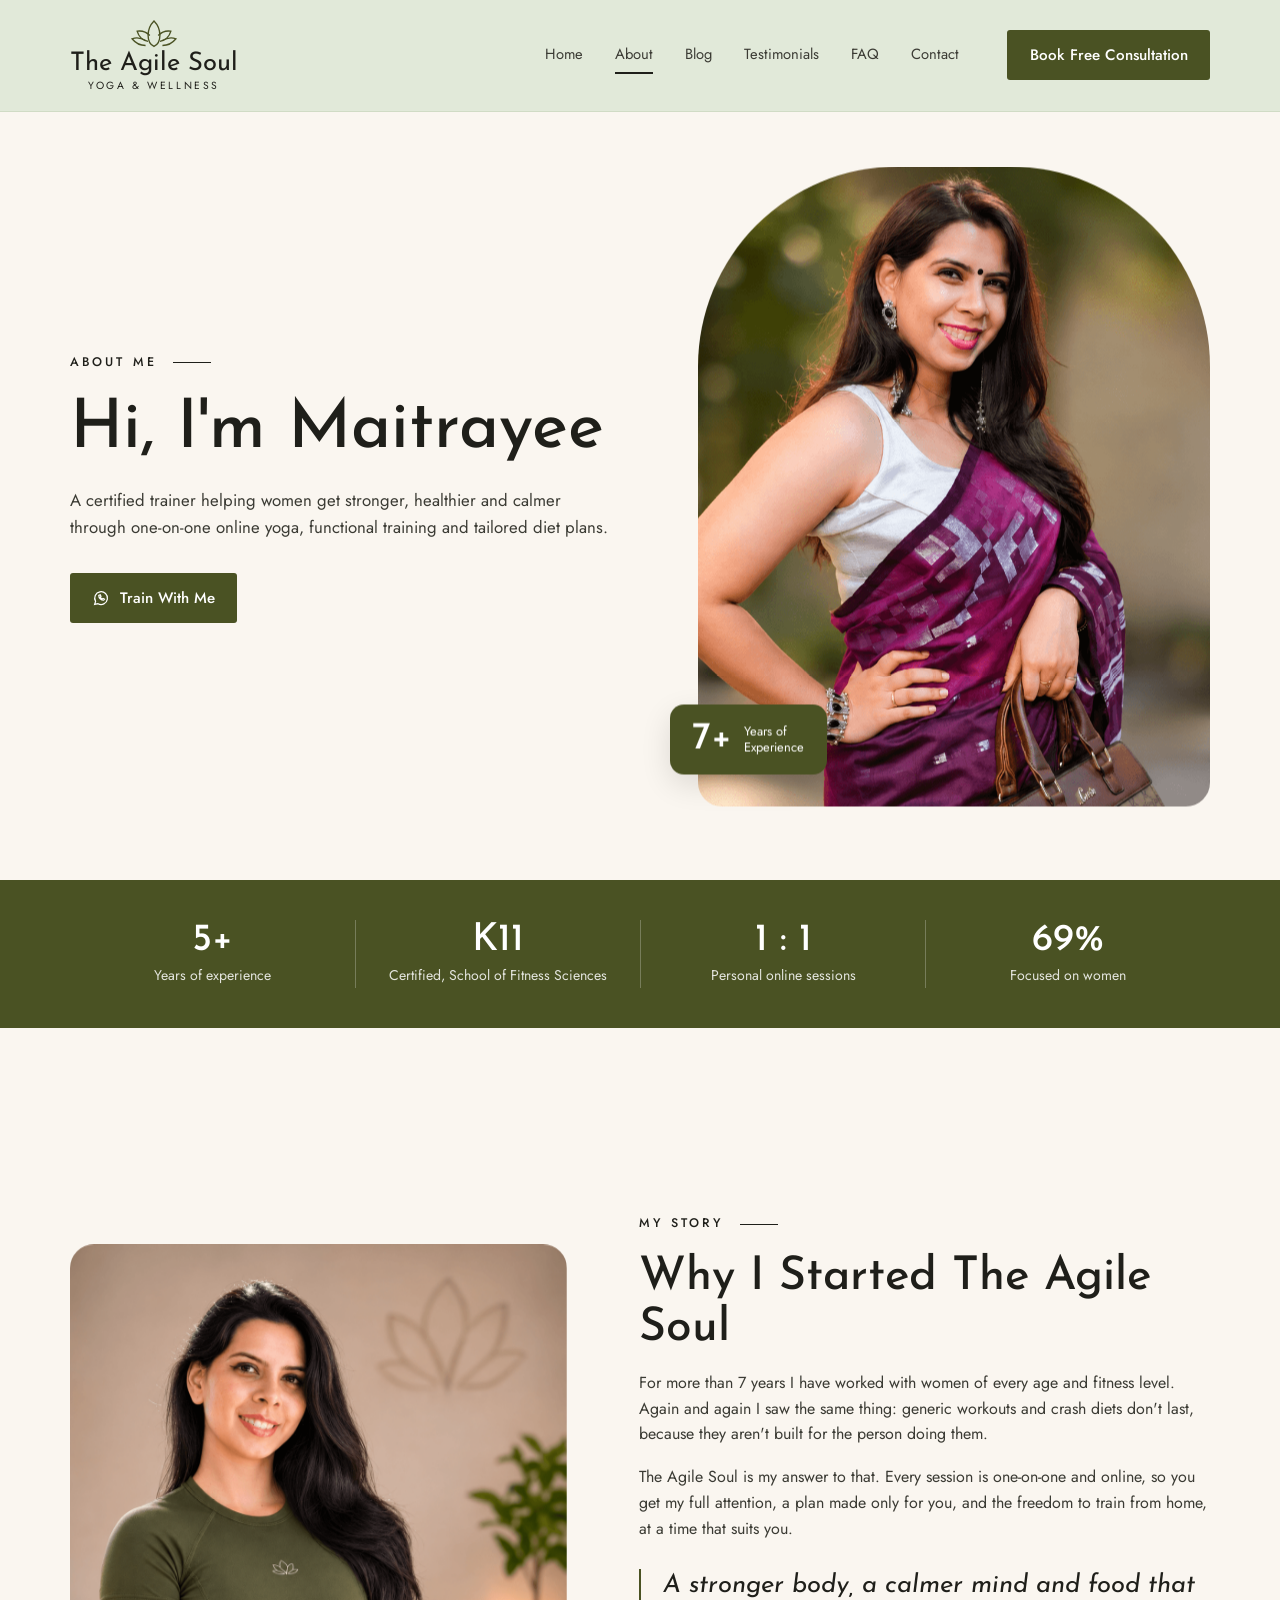
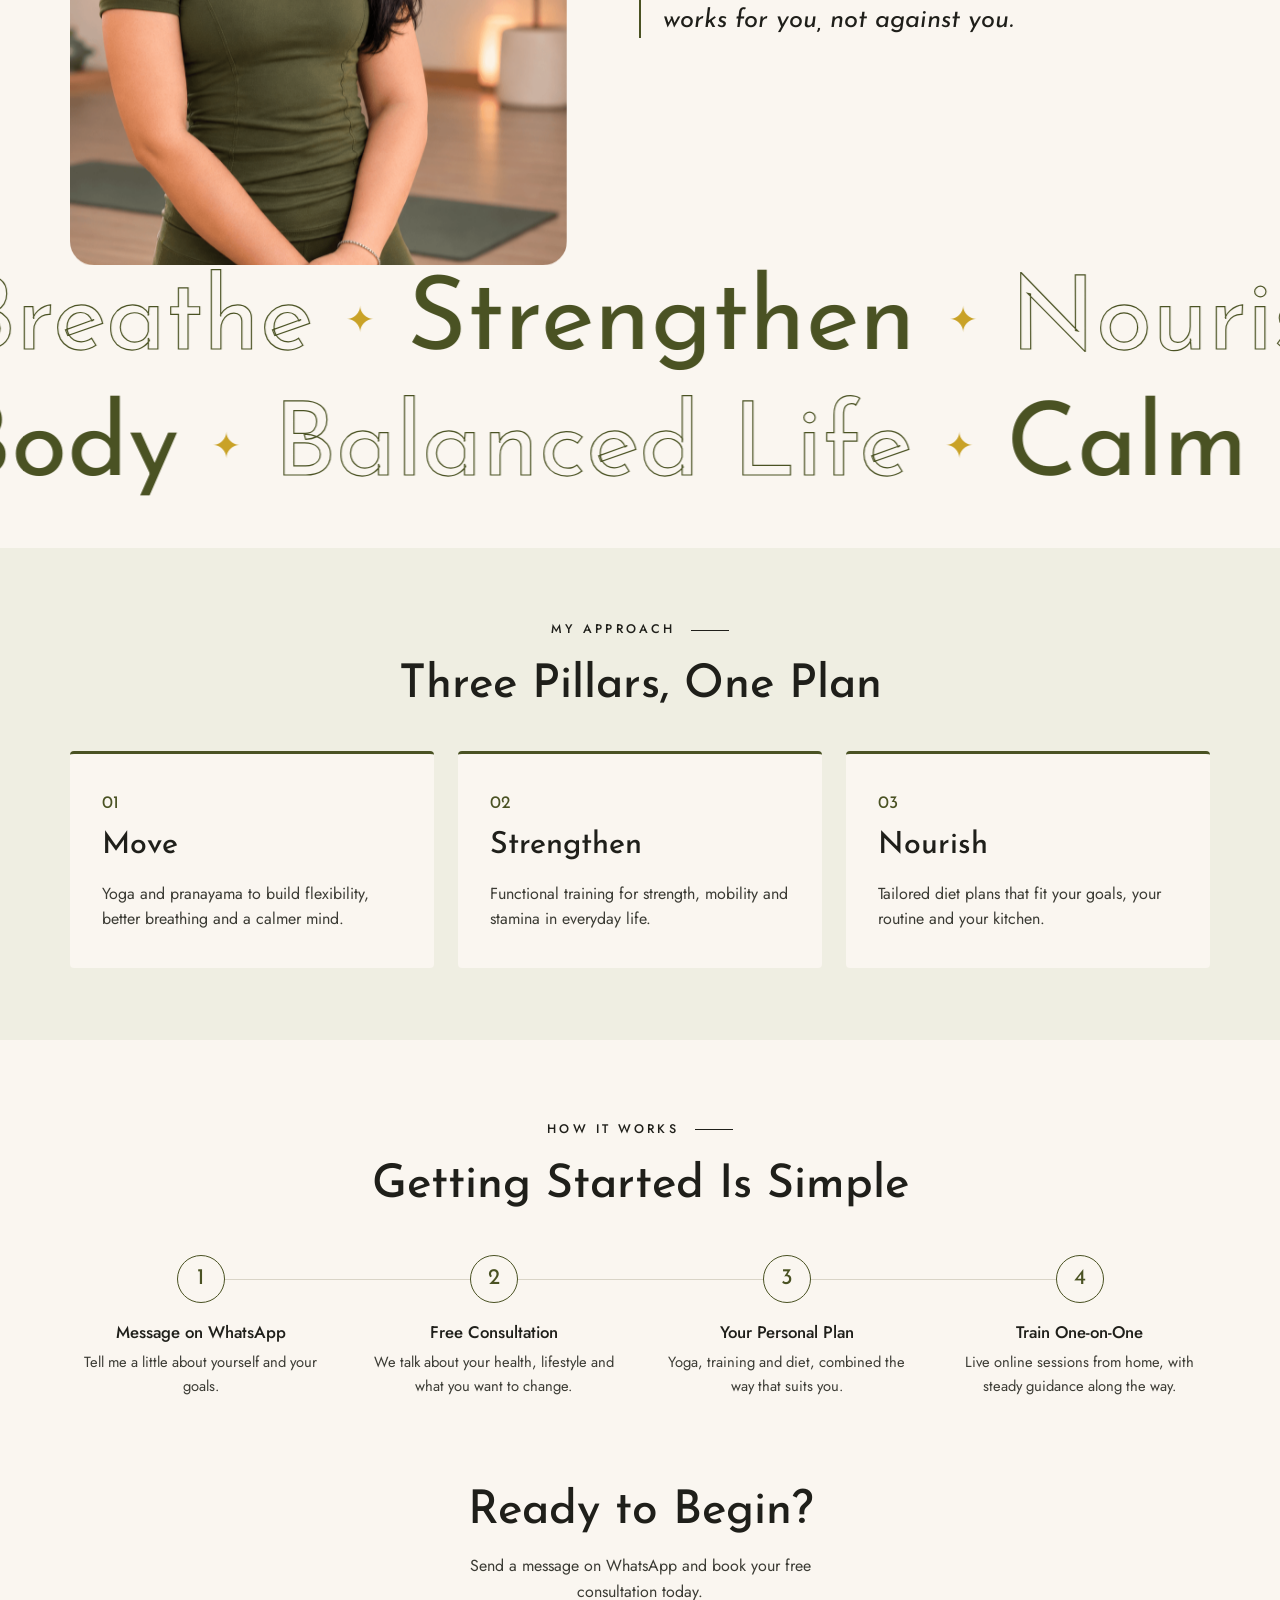
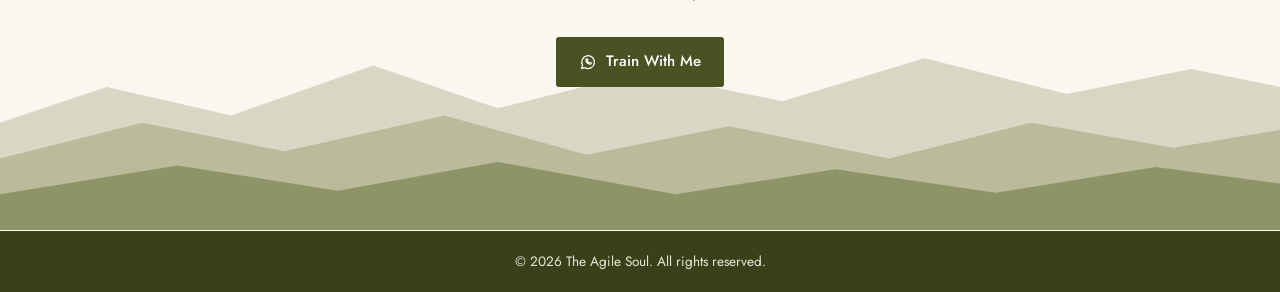
<file: about.html>
<!DOCTYPE html>
<html lang="en">
<head>
  <meta charset="UTF-8">
  <meta name="viewport" content="width=device-width, initial-scale=1.0">
  <title>About Maitrayee Bhowmick | The Agile Soul</title>
  <meta name="description" content="Meet Maitrayee Bhowmick, certified trainer with 7+ years of experience, offering one-on-one online yoga, functional training and tailored diet plans for women.">
  <link rel="canonical" href="https://theagilesoul.com/about">
  <meta property="og:type" content="website">
  <meta property="og:site_name" content="The Agile Soul">
  <meta property="og:url" content="https://theagilesoul.com/about">
  <meta property="og:title" content="About Maitrayee Bhowmick | The Agile Soul">
  <meta property="og:description" content="Meet Maitrayee Bhowmick, certified trainer with 7+ years of experience, offering one-on-one online yoga, functional training and tailored diet plans for women.">
  <meta property="og:image" content="https://theagilesoul.com/assets/images/og-image.png">
  <meta property="og:image:width" content="1200">
  <meta property="og:image:height" content="630">
  <meta name="twitter:card" content="summary_large_image">
  <link rel="icon" href="/assets/images/favicon.svg" type="image/svg+xml">
  <link rel="icon" href="/assets/images/favicon-32.png" sizes="32x32" type="image/png">
  <link rel="apple-touch-icon" href="/assets/images/apple-touch-icon.png">
  <link rel="preconnect" href="https://fonts.googleapis.com">
  <link rel="preconnect" href="https://fonts.gstatic.com" crossorigin>
  <link href="https://fonts.googleapis.com/css2?family=Josefin+Sans:wght@400;600&family=Jost:wght@400;500&display=swap" rel="stylesheet">
  <link rel="stylesheet" href="assets/css/style.css">
  <link rel="stylesheet" href="assets/css/animations.css">
  <script>
    if (!matchMedia('(prefers-reduced-motion: reduce)').matches) {
      document.documentElement.classList.add('anim');
      setTimeout(() => { if (!window.__animReady) document.documentElement.classList.remove('anim'); }, 2500);
    }
  </script>
</head>
<body>
  <div class="scroll-progress" aria-hidden="true"></div>

  <!-- HEADER -->
  <header class="header">
    <div class="container header__inner">
      <a href="index.html" class="logo">
        <svg class="logo__icon" viewBox="0 0 64 40" fill="none" stroke="currentColor" stroke-width="1.6">
          <path d="M32 6c5 5 7 11 7 17s-3 11-7 13c-4-2-7-7-7-13s2-12 7-17z"/>
          <path d="M25 30c-6-1-11-5-13-12 6-1 11 1 15 5"/>
          <path d="M39 30c6-1 11-5 13-12-6-1-11 1-15 5"/>
          <path d="M22 35c-6 0-12-3-16-8 5-2 11-1 16 2"/>
          <path d="M42 35c6 0 12-3 16-8-5-2-11-1-16 2"/>
        </svg>
        <span class="logo__name">The Agile Soul</span>
        <span class="logo__tag">Yoga &amp; Wellness</span>
      </a>

      <button class="nav-toggle" aria-label="Open menu" aria-expanded="false">
        <span></span><span></span><span></span>
      </button>

      <nav class="nav">
        <a href="index.html">Home</a>
        <a href="about.html" class="active">About</a>
        <a href="blog.html">Blog</a>
        <a href="index.html#reviews">Testimonials</a>
        <a href="index.html#faq">FAQ</a>
        <a href="index.html#contact">Contact</a>
        <a href="index.html#contact" class="btn btn--solid nav__cta" data-book>Book Free Consultation</a>
      </nav>
    </div>
  </header>

  <main>
    <!-- INTRO -->
    <section class="page-hero container">
      <div class="page-hero__text">
        <p class="eyebrow eyebrow--line" data-reveal>About Me</p>
        <h1 data-reveal="split">Hi, I'm Maitrayee</h1>
        <p class="lead" data-reveal data-delay="450">A certified trainer helping women get stronger, healthier and calmer through one-on-one online yoga, functional training and tailored diet plans.</p>
        <a href="#" class="btn btn--solid" data-reveal data-delay="600" data-wa="Hi! I read about you and I'd like to train with you."><svg viewBox="0 0 24 24" width="18" height="18" fill="none" stroke="currentColor" stroke-width="1.6"><path d="M3.5 20.5l1.3-4A8.5 8.5 0 1 1 8 19.6z"/><path d="M9 8.5c0 3.5 3 6.5 6.5 6.5l1.2-1.5-2-1-1 1c-1.2-.5-2.2-1.5-2.7-2.7l1-1-1-2z"/></svg> Train With Me</a>
      </div>
      <div class="page-hero__img" data-parallax="-0.08">
        <div class="arch">
          <img data-reveal="clip" src="assets/images/about-portrait.png" alt="Maitrayee Bhowmick, yoga and fitness coach" fetchpriority="high">
        </div>
        <div class="badge" data-reveal="badge" data-delay="900"><strong>7+</strong><span>Years of<br>Experience</span></div>
      </div>
    </section>

    <!-- STATS -->
    <section class="stats">
      <div class="container stats__grid">
        <div data-reveal><strong data-count="7" data-suffix="+">7+</strong><span>Years of experience</span></div>
        <div data-reveal data-delay="120"><strong>K11</strong><span>Certified, School of Fitness Sciences</span></div>
        <div data-reveal data-delay="240"><strong>1 : 1</strong><span>Personal online sessions</span></div>
        <div data-reveal data-delay="360"><strong data-count="100" data-suffix="%">100%</strong><span>Focused on women</span></div>
      </div>
    </section>

    <!-- STORY -->
    <section class="story container">
      <div class="story__img" data-parallax="0.12">
        <img data-reveal="clip" src="assets/images/about-story.png" alt="Yoga mat and singing bowl" loading="lazy">
      </div>
      <div class="story__text">
        <p class="eyebrow eyebrow--line" data-reveal>My Story</p>
        <h2 data-reveal="split">Why I Started The Agile Soul</h2>
        <p data-reveal data-delay="200">For more than 7 years I have worked with women of every age and fitness level. Again and again I saw the same thing: generic workouts and crash diets don't last, because they aren't built for the person doing them.</p>
        <p data-reveal data-delay="320">The Agile Soul is my answer to that. Every session is one-on-one and online, so you get my full attention, a plan made only for you, and the freedom to train from home, at a time that suits you.</p>
        <blockquote data-reveal="quote" data-delay="400">A stronger body, a calmer mind and food that works for you, not against you.</blockquote>
      </div>
    </section>

    <!-- FLOWING WORDS -->
    <section class="flow-band" aria-hidden="true">
      <div class="flow-band__row" data-flow="-1">
        <span>Move</span><em>✦</em><span class="o">Breathe</span><em>✦</em><span>Strengthen</span><em>✦</em><span class="o">Nourish</span><em>✦</em><span>Move</span><em>✦</em><span class="o">Breathe</span><em>✦</em><span>Strengthen</span><em>✦</em><span class="o">Nourish</span><em>✦</em>
      </div>
      <div class="flow-band__row" data-flow="1">
        <span class="o">Calm Mind</span><em>✦</em><span>Strong Body</span><em>✦</em><span class="o">Balanced Life</span><em>✦</em><span>Calm Mind</span><em>✦</em><span class="o">Strong Body</span><em>✦</em><span>Balanced Life</span><em>✦</em>
      </div>
    </section>

    <!-- APPROACH -->
    <section class="approach">
      <div class="container">
        <p class="eyebrow eyebrow--line center" data-reveal>My Approach</p>
        <h2 class="center-text" data-reveal="split">Three Pillars, One Plan</h2>
        <div class="approach__grid">
          <div class="pillar" data-reveal="tilt" data-delay="0" data-tilt>
            <span class="pillar__num">01</span>
            <h3>Move</h3>
            <p>Yoga and pranayama to build flexibility, better breathing and a calmer mind.</p>
          </div>
          <div class="pillar" data-reveal="tilt" data-delay="150" data-tilt>
            <span class="pillar__num">02</span>
            <h3>Strengthen</h3>
            <p>Functional training for strength, mobility and stamina in everyday life.</p>
          </div>
          <div class="pillar" data-reveal="tilt" data-delay="300" data-tilt>
            <span class="pillar__num">03</span>
            <h3>Nourish</h3>
            <p>Tailored diet plans that fit your goals, your routine and your kitchen.</p>
          </div>
        </div>
      </div>
    </section>

    <!-- HOW IT WORKS -->
    <section class="steps container">
      <p class="eyebrow eyebrow--line center" data-reveal>How It Works</p>
      <h2 class="center-text" data-reveal="split">Getting Started Is Simple</h2>
      <ol class="steps__list" data-steps>
        <li class="steps__progress" aria-hidden="true"><i></i></li>
        <li data-reveal data-delay="0"><span>1</span><h3>Message on WhatsApp</h3><p>Tell me a little about yourself and your goals.</p></li>
        <li data-reveal data-delay="150"><span>2</span><h3>Free Consultation</h3><p>We talk about your health, lifestyle and what you want to change.</p></li>
        <li data-reveal data-delay="300"><span>3</span><h3>Your Personal Plan</h3><p>Yoga, training and diet, combined the way that suits you.</p></li>
        <li data-reveal data-delay="450"><span>4</span><h3>Train One-on-One</h3><p>Live online sessions from home, with steady guidance along the way.</p></li>
      </ol>
    </section>

    <!-- CTA -->
    <section class="cta">
      <div class="container">
        <h2 data-reveal="split">Ready to Begin?</h2>
        <p data-reveal data-delay="250">Send a message on WhatsApp and book your free consultation today.</p>
        <a href="#" class="btn btn--solid" data-reveal data-delay="400" data-wa="Hi! I'd like to train with you. Can we book a free consultation?"><svg viewBox="0 0 24 24" width="18" height="18" fill="none" stroke="currentColor" stroke-width="1.6"><path d="M3.5 20.5l1.3-4A8.5 8.5 0 1 1 8 19.6z"/><path d="M9 8.5c0 3.5 3 6.5 6.5 6.5l1.2-1.5-2-1-1 1c-1.2-.5-2.2-1.5-2.7-2.7l1-1-1-2z"/></svg> Train With Me</a>
      </div>
    </section>
  </main>

  <footer class="footer">
    <div class="container">
      <p>&copy; <span id="year"></span> The Agile Soul. All rights reserved.</p>
    </div>
  </footer>

  <script src="assets/js/main.js"></script>
  <script src="assets/js/booking.js"></script>
  <script src="assets/js/animations.js"></script>
</body>
</html>
</file>
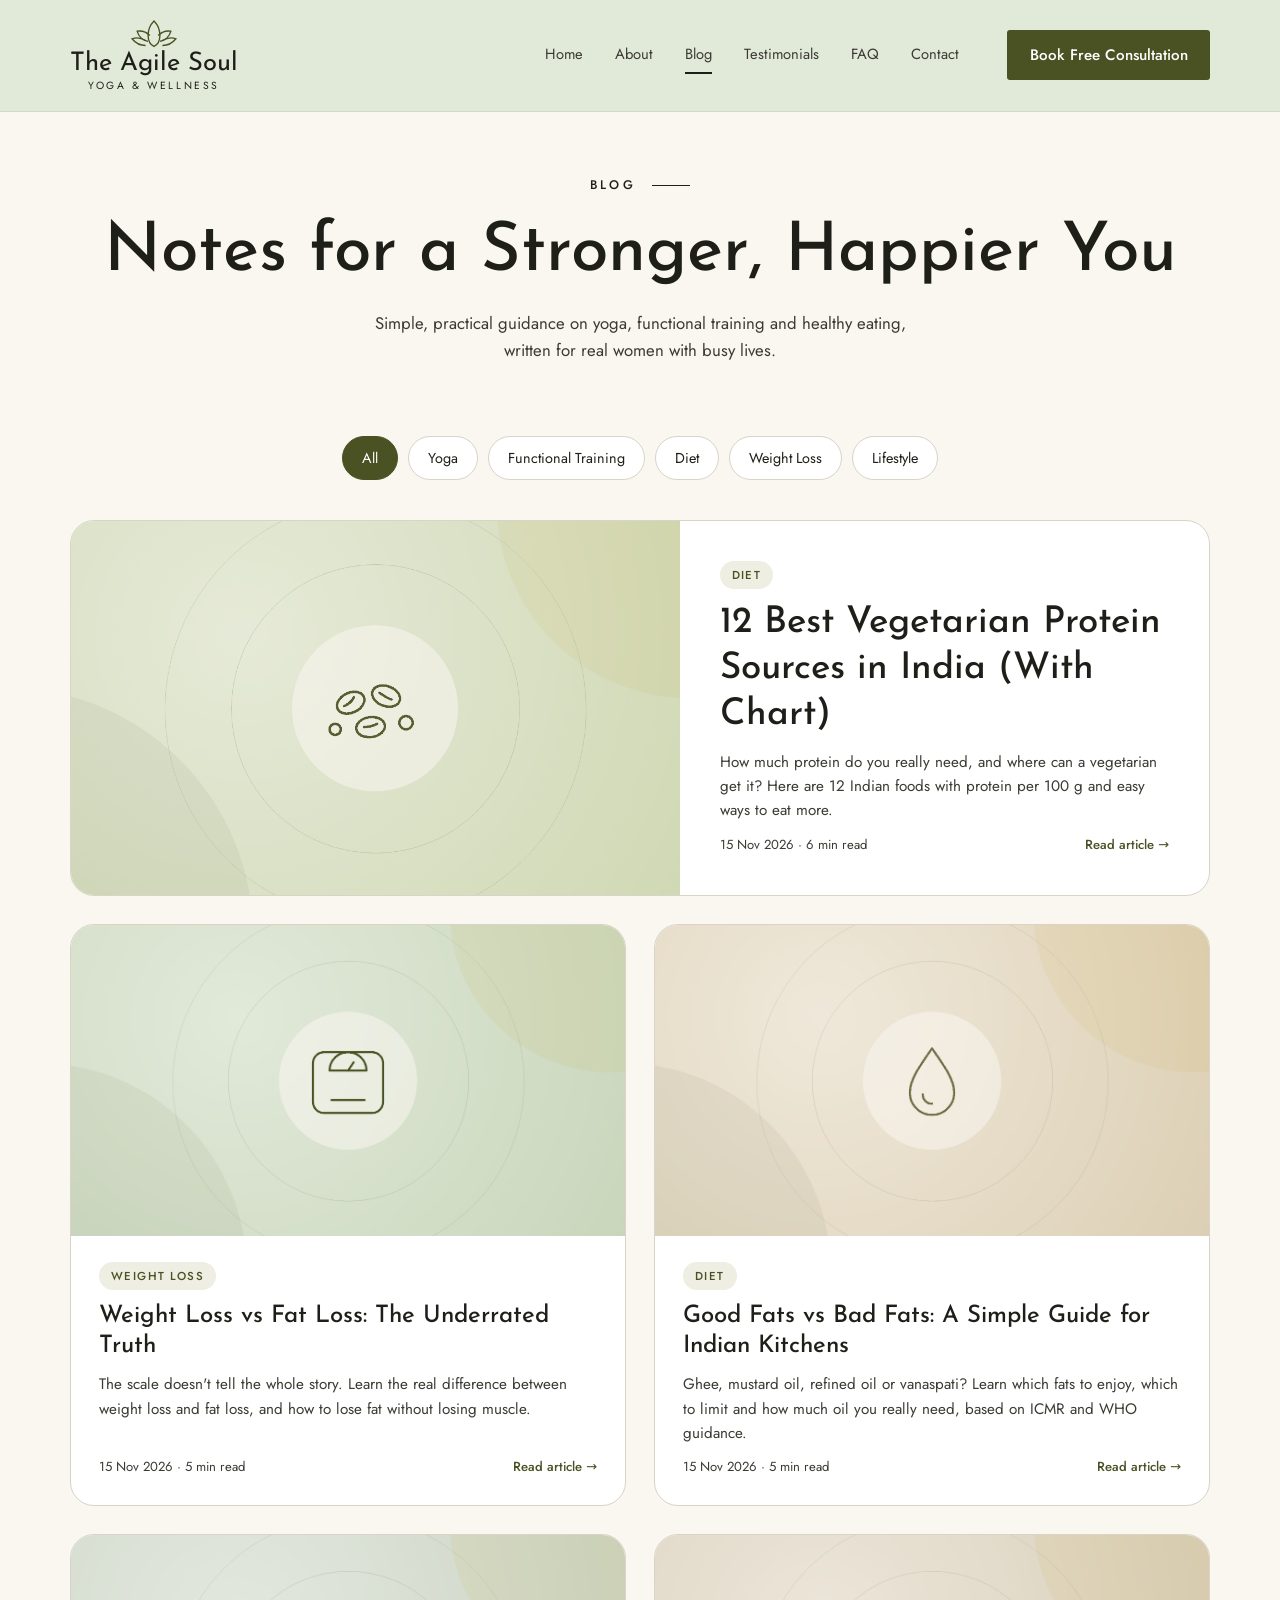
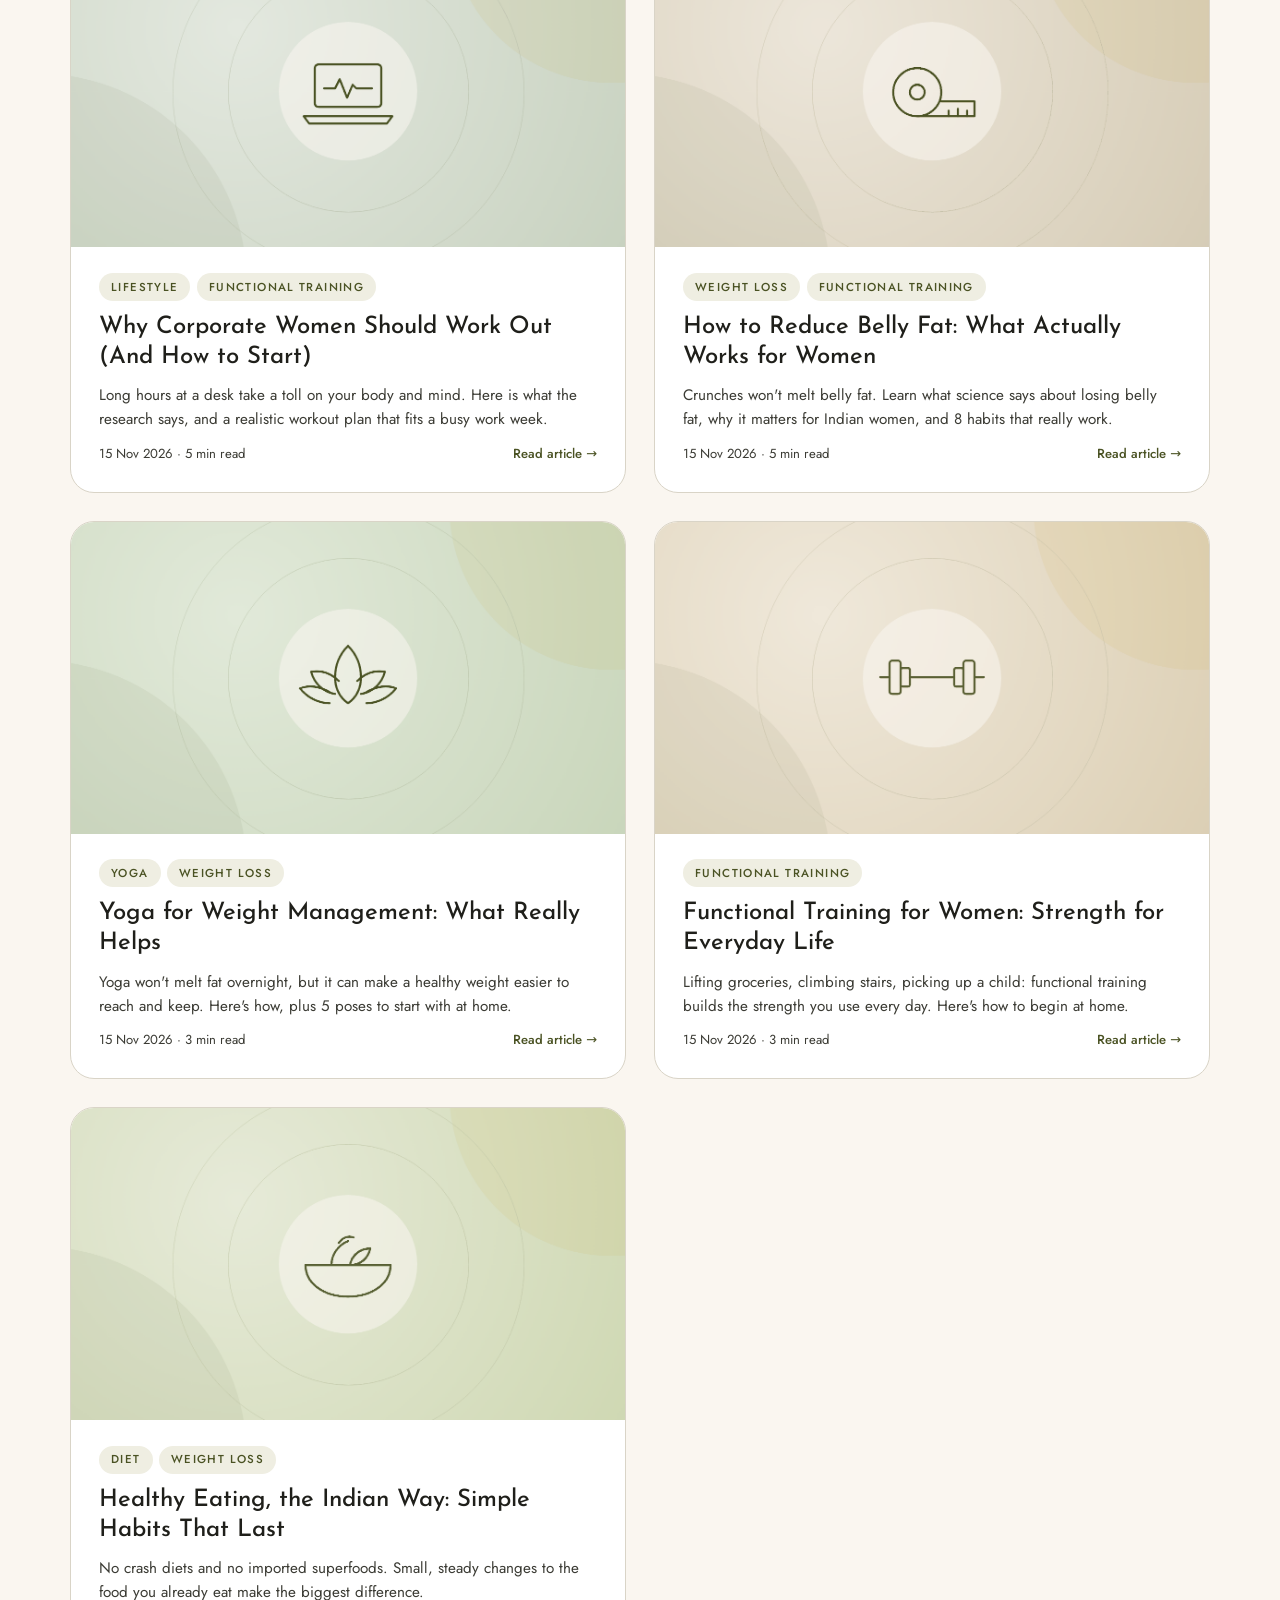
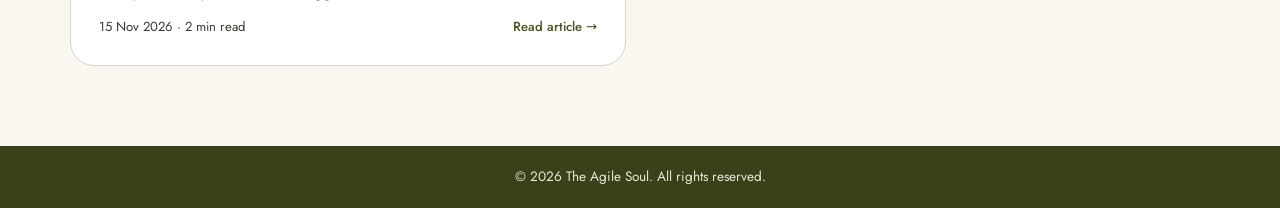
<file: blog.html>
<!DOCTYPE html>
<html lang="en">
<head>
  <meta charset="UTF-8">
  <meta name="viewport" content="width=device-width, initial-scale=1.0">
  <title>Blog | The Agile Soul – Yoga, Fitness &amp; Nutrition for Women</title>
  <meta name="description" content="Practical, research-backed tips on yoga, functional training, weight loss and healthy Indian eating for women, from certified trainer Maitrayee Bhowmick.">
  <link rel="canonical" href="https://theagilesoul.com/blog">
  <meta property="og:type" content="website">
  <meta property="og:site_name" content="The Agile Soul">
  <meta property="og:url" content="https://theagilesoul.com/blog">
  <meta property="og:title" content="Blog | The Agile Soul – Yoga, Fitness &amp; Nutrition for Women">
  <meta property="og:description" content="Practical, research-backed tips on yoga, functional training, weight loss and healthy Indian eating for women, from certified trainer Maitrayee Bhowmick.">
  <meta property="og:image" content="https://theagilesoul.com/assets/images/og-image.png">
  <meta property="og:image:width" content="1200">
  <meta property="og:image:height" content="630">
  <meta name="twitter:card" content="summary_large_image">
  <link rel="icon" href="/assets/images/favicon.svg" type="image/svg+xml">
  <link rel="icon" href="/assets/images/favicon-32.png" sizes="32x32" type="image/png">
  <link rel="apple-touch-icon" href="/assets/images/apple-touch-icon.png">
  <link rel="preconnect" href="https://fonts.googleapis.com">
  <link rel="preconnect" href="https://fonts.gstatic.com" crossorigin>
  <link href="https://fonts.googleapis.com/css2?family=Josefin+Sans:wght@400;600&family=Jost:wght@400;500&display=swap" rel="stylesheet">
  <link rel="stylesheet" href="assets/css/style.css">
  <link rel="stylesheet" href="assets/css/animations.css">
  <link rel="stylesheet" href="assets/css/blog.css">
  <script>
    if (!matchMedia('(prefers-reduced-motion: reduce)').matches) {
      document.documentElement.classList.add('anim');
      setTimeout(() => { if (!window.__animReady) document.documentElement.classList.remove('anim'); }, 2500);
    }
  </script>
</head>
<body>
  <div class="scroll-progress" aria-hidden="true"></div>
  <!-- HEADER -->
  <header class="header">
    <div class="container header__inner">
      <a href="index.html" class="logo">
        <svg class="logo__icon" viewBox="0 0 64 40" fill="none" stroke="currentColor" stroke-width="1.6">
          <path d="M32 6c5 5 7 11 7 17s-3 11-7 13c-4-2-7-7-7-13s2-12 7-17z"/>
          <path d="M25 30c-6-1-11-5-13-12 6-1 11 1 15 5"/>
          <path d="M39 30c6-1 11-5 13-12-6-1-11 1-15 5"/>
          <path d="M22 35c-6 0-12-3-16-8 5-2 11-1 16 2"/>
          <path d="M42 35c6 0 12-3 16-8-5-2-11-1-16 2"/>
        </svg>
        <span class="logo__name">The Agile Soul</span>
        <span class="logo__tag">Yoga &amp; Wellness</span>
      </a>

      <button class="nav-toggle" aria-label="Open menu" aria-expanded="false">
        <span></span><span></span><span></span>
      </button>

      <nav class="nav">
        <a href="index.html">Home</a>
        <a href="about.html">About</a>
        <a href="blog.html" class="active">Blog</a>
        <a href="index.html#reviews">Testimonials</a>
        <a href="index.html#faq">FAQ</a>
        <a href="index.html#contact">Contact</a>
        <a href="index.html#contact" class="btn btn--solid nav__cta" data-book>Book Free Consultation</a>
      </nav>
    </div>
  </header>

  <main>
    <section class="blog-hero container">
      <p class="eyebrow eyebrow--line center" data-reveal>Blog</p>
      <h1 data-reveal="split">Notes for a Stronger, Happier You</h1>
      <p class="lead" data-reveal data-delay="450">Simple, practical guidance on yoga, functional training and healthy eating, written for real women with busy lives.</p>
    </section>

    <section class="container">
      <div class="blog-filter" role="group" aria-label="Filter articles by category" data-reveal data-delay="600">
        <button type="button" class="is-active" data-filter="all">All</button>
        <button type="button" data-filter="Yoga">Yoga</button>
        <button type="button" data-filter="Functional Training">Functional Training</button>
        <button type="button" data-filter="Diet">Diet</button>
        <button type="button" data-filter="Weight Loss">Weight Loss</button>
        <button type="button" data-filter="Lifestyle">Lifestyle</button>
      </div>
      <p class="blog-empty" hidden>No articles in this category yet.</p>
      <div class="blog-list">
        <a href="blog/vegetarian-protein-sources-india/" class="post-card post-card--featured" data-reveal data-delay="0" data-cats="Diet">
          <div class="post-card__img"><img src="blog/vegetarian-protein-sources-india/cover.png" alt="Illustration of beans and lentils representing vegetarian protein" loading="lazy" width="1200" height="675"></div>
          <div class="post-card__body">
            <div class="post-card__tags"><span class="post-card__tag">Diet</span></div>
            <h2>12 Best Vegetarian Protein Sources in India (With Chart)</h2>
            <p>How much protein do you really need, and where can a vegetarian get it? Here are 12 Indian foods with protein per 100 g and easy ways to eat more.</p>
            <div class="post-card__meta"><span>15 Nov 2026 · 6 min read</span><span class="post-card__more">Read article &rarr;</span></div>
          </div>
        </a>
        <a href="blog/weight-loss-vs-fat-loss/" class="post-card" data-reveal data-delay="0" data-cats="Weight Loss">
          <div class="post-card__img"><img src="blog/weight-loss-vs-fat-loss/cover.png" alt="Illustration of a weighing scale" loading="lazy" width="1200" height="675"></div>
          <div class="post-card__body">
            <div class="post-card__tags"><span class="post-card__tag">Weight Loss</span></div>
            <h3>Weight Loss vs Fat Loss: The Underrated Truth</h3>
            <p>The scale doesn&#x27;t tell the whole story. Learn the real difference between weight loss and fat loss, and how to lose fat without losing muscle.</p>
            <div class="post-card__meta"><span>15 Nov 2026 · 5 min read</span><span class="post-card__more">Read article &rarr;</span></div>
          </div>
        </a>
        <a href="blog/good-fats-vs-bad-fats/" class="post-card" data-reveal data-delay="150" data-cats="Diet">
          <div class="post-card__img"><img src="blog/good-fats-vs-bad-fats/cover.png" alt="Illustration of an oil drop" loading="lazy" width="1200" height="675"></div>
          <div class="post-card__body">
            <div class="post-card__tags"><span class="post-card__tag">Diet</span></div>
            <h3>Good Fats vs Bad Fats: A Simple Guide for Indian Kitchens</h3>
            <p>Ghee, mustard oil, refined oil or vanaspati? Learn which fats to enjoy, which to limit and how much oil you really need, based on ICMR and WHO guidance.</p>
            <div class="post-card__meta"><span>15 Nov 2026 · 5 min read</span><span class="post-card__more">Read article &rarr;</span></div>
          </div>
        </a>
        <a href="blog/why-corporate-women-should-workout/" class="post-card" data-reveal data-delay="0" data-cats="Lifestyle|Functional Training">
          <div class="post-card__img"><img src="blog/why-corporate-women-should-workout/cover.png" alt="Illustration of a laptop with a heartbeat line" loading="lazy" width="1200" height="675"></div>
          <div class="post-card__body">
            <div class="post-card__tags"><span class="post-card__tag">Lifestyle</span><span class="post-card__tag">Functional Training</span></div>
            <h3>Why Corporate Women Should Work Out (And How to Start)</h3>
            <p>Long hours at a desk take a toll on your body and mind. Here is what the research says, and a realistic workout plan that fits a busy work week.</p>
            <div class="post-card__meta"><span>15 Nov 2026 · 5 min read</span><span class="post-card__more">Read article &rarr;</span></div>
          </div>
        </a>
        <a href="blog/how-to-reduce-belly-fat/" class="post-card" data-reveal data-delay="150" data-cats="Weight Loss|Functional Training">
          <div class="post-card__img"><img src="blog/how-to-reduce-belly-fat/cover.png" alt="Illustration of a measuring tape" loading="lazy" width="1200" height="675"></div>
          <div class="post-card__body">
            <div class="post-card__tags"><span class="post-card__tag">Weight Loss</span><span class="post-card__tag">Functional Training</span></div>
            <h3>How to Reduce Belly Fat: What Actually Works for Women</h3>
            <p>Crunches won&#x27;t melt belly fat. Learn what science says about losing belly fat, why it matters for Indian women, and 8 habits that really work.</p>
            <div class="post-card__meta"><span>15 Nov 2026 · 5 min read</span><span class="post-card__more">Read article &rarr;</span></div>
          </div>
        </a>
        <a href="blog/yoga-for-weight-management/" class="post-card" data-reveal data-delay="0" data-cats="Yoga|Weight Loss">
          <div class="post-card__img"><img src="blog/yoga-for-weight-management/cover.png" alt="Illustration of a lotus" loading="lazy" width="1200" height="675"></div>
          <div class="post-card__body">
            <div class="post-card__tags"><span class="post-card__tag">Yoga</span><span class="post-card__tag">Weight Loss</span></div>
            <h3>Yoga for Weight Management: What Really Helps</h3>
            <p>Yoga won&#x27;t melt fat overnight, but it can make a healthy weight easier to reach and keep. Here&#x27;s how, plus 5 poses to start with at home.</p>
            <div class="post-card__meta"><span>15 Nov 2026 · 3 min read</span><span class="post-card__more">Read article &rarr;</span></div>
          </div>
        </a>
        <a href="blog/functional-training-for-women/" class="post-card" data-reveal data-delay="150" data-cats="Functional Training">
          <div class="post-card__img"><img src="blog/functional-training-for-women/cover.png" alt="Illustration of a dumbbell" loading="lazy" width="1200" height="675"></div>
          <div class="post-card__body">
            <div class="post-card__tags"><span class="post-card__tag">Functional Training</span></div>
            <h3>Functional Training for Women: Strength for Everyday Life</h3>
            <p>Lifting groceries, climbing stairs, picking up a child: functional training builds the strength you use every day. Here&#x27;s how to begin at home.</p>
            <div class="post-card__meta"><span>15 Nov 2026 · 3 min read</span><span class="post-card__more">Read article &rarr;</span></div>
          </div>
        </a>
        <a href="blog/healthy-indian-eating-habits/" class="post-card" data-reveal data-delay="0" data-cats="Diet|Weight Loss">
          <div class="post-card__img"><img src="blog/healthy-indian-eating-habits/cover.png" alt="Illustration of a bowl of food" loading="lazy" width="1200" height="675"></div>
          <div class="post-card__body">
            <div class="post-card__tags"><span class="post-card__tag">Diet</span><span class="post-card__tag">Weight Loss</span></div>
            <h3>Healthy Eating, the Indian Way: Simple Habits That Last</h3>
            <p>No crash diets and no imported superfoods. Small, steady changes to the food you already eat make the biggest difference.</p>
            <div class="post-card__meta"><span>15 Nov 2026 · 2 min read</span><span class="post-card__more">Read article &rarr;</span></div>
          </div>
        </a>
      </div>
    </section>
  </main>

  <footer class="footer">
    <div class="container">
      <p>&copy; <span id="year"></span> The Agile Soul. All rights reserved.</p>
    </div>
  </footer>

  <script src="assets/js/main.js"></script>
  <script src="assets/js/booking.js"></script>
  <script src="assets/js/animations.js"></script>
  <script src="assets/js/blog.js"></script>
</body>
</html>
</file>
<file: assets/css/style.css>
:root {
  --olive: #4a5223;
  --olive-dark: #3a411a;
  --ink: #1f1f1a;
  --text: #3b3b34;
  --cream: #faf6f0;
  --sage: #efeee2;
  --line: #d9d4c7;
  --radius: 24px;
  --serif: "Josefin Sans", system-ui, sans-serif;
  --sans: "Jost", system-ui, sans-serif;
}

*, *::before, *::after { box-sizing: border-box; margin: 0; padding: 0; }
html { scroll-behavior: smooth; }
body { font-family: var(--sans); color: var(--text); background: var(--cream); line-height: 1.6; }
img { display: block; max-width: 100%; height: auto; }
a { color: inherit; text-decoration: none; }
svg { flex-shrink: 0; }

.container { width: min(1140px, 100% - 2.5rem); margin-inline: auto; }

h1, h2 { font-family: var(--serif); font-weight: 500; color: var(--ink); line-height: 1.1; }
h1 { font-size: clamp(2.75rem, 6vw, 4.25rem); margin-bottom: 1.25rem; }
h2 { font-size: clamp(2.1rem, 4vw, 2.9rem); margin-bottom: 1rem; }

.eyebrow { font-size: .78rem; font-weight: 500; letter-spacing: .25em; text-transform: uppercase; color: var(--ink); margin-bottom: 1.25rem; }
.eyebrow--line { display: flex; align-items: center; gap: 1rem; }
.eyebrow--line::after { content: ""; width: 38px; height: 1px; background: var(--ink); }
.eyebrow.center { justify-content: center; }

.lead { font-size: 1.05rem; max-width: 34rem; margin-bottom: 2rem; }

/* Buttons */
.btn { display: inline-flex; align-items: center; gap: .6rem; padding: .8rem 1.4rem; border-radius: 3px; font-weight: 500; font-size: .95rem; transition: .25s; }
.btn--solid { background: var(--olive); color: #fff; }
.btn--solid:hover { background: var(--olive-dark); }
.btn--outline { border: 1px solid var(--olive); color: var(--ink); }
.btn--outline:hover { background: var(--olive); color: #fff; }
.btn-row { display: flex; flex-wrap: wrap; gap: 1rem; }

/* Header */
.header { position: sticky; top: 0; z-index: 50; background: #e1e9d9; border-bottom: 1px solid #d0dbc5; }
@media (max-width: 1024px) { .header .nav { background: #e1e9d9; border-color: #d0dbc5; } }
.header__inner { display: flex; align-items: center; justify-content: space-between; padding-block: 1rem; }
.logo { display: grid; justify-items: center; color: var(--olive); }
.logo__icon { width: 54px; }
.logo__name { font-family: var(--serif); font-size: 1.6rem; color: var(--ink); line-height: 1.1; }
.logo__tag { font-size: .65rem; letter-spacing: .25em; text-transform: uppercase; color: var(--ink); }

.nav { display: flex; align-items: center; gap: 2rem; font-size: .92rem; }
.nav a:not(.btn) { position: relative; padding-block: .3rem; }
.nav a:not(.btn)::after { content: ""; position: absolute; left: 0; bottom: -2px; width: 0; height: 1.5px; background: var(--ink); transition: .25s; }
.nav a:not(.btn):hover::after, .nav a.active::after { width: 100%; }
.nav__cta { margin-left: 1rem; }

.nav-toggle { display: none; background: none; border: 0; cursor: pointer; padding: .5rem; }
.nav-toggle span { display: block; width: 24px; height: 2px; margin: 5px 0; background: var(--ink); transition: .3s; }

/* Hero */
.hero { display: grid; grid-template-columns: 1fr 1fr; align-items: center; min-height: 560px; }
.hero__text { width: auto; padding: 4rem 2rem 4rem max(1.25rem, calc((100vw - 1140px) / 2)); }
.hero__img { height: 100%; padding: 1.5rem 1.5rem 1.5rem 0; }
.hero__img picture { display: block; height: 100%; overflow: hidden; border-radius: var(--radius); }
.hero__img img { width: 100%; height: 100%; object-fit: cover; }

/* Benefits */
.benefits { display: grid; grid-template-columns: repeat(4, 1fr); padding-block: 2.5rem; }
.benefit { display: flex; align-items: center; gap: 1rem; padding: 0 1.5rem; color: var(--olive); }
.benefit + .benefit { border-left: 1px solid var(--line); }
.benefit svg { width: 46px; height: 40px; }
.benefit p { font-size: .95rem; color: var(--text); line-height: 1.4; }
.benefit strong { display: block; font-weight: 500; color: var(--ink); }

/* About */
.about { display: grid; grid-template-columns: 1fr 1.15fr; gap: 4.5rem; align-items: center; padding-block: 3rem 5rem; }
.about__img { overflow: hidden; border-radius: var(--radius); }
.about__img img { width: 100%; aspect-ratio: 6 / 5; object-fit: cover; }
.about__text > p { margin-bottom: 2rem; max-width: 30rem; }
.facts { display: flex; margin-bottom: 2rem; }
.fact { display: flex; gap: .75rem; padding-inline: 1.25rem; font-size: .88rem; line-height: 1.45; color: var(--olive); }
.fact:first-child { padding-left: 0; }
.fact + .fact { border-left: 1px solid var(--line); }
.fact svg { width: 30px; height: 30px; }
.fact span { color: var(--text); }

/* Offerings */
.offerings { background: var(--sage); padding-block: 3.5rem; }
.offerings__grid { display: grid; grid-template-columns: repeat(3, 1fr); gap: 1.5rem; margin-top: 1.5rem; }
.offer { display: flex; flex-direction: column; align-items: center; text-align: center; gap: .8rem; padding: 2.25rem 1.5rem; background: var(--cream); border-radius: 4px; color: var(--olive); }
.offer svg { width: 52px; height: 40px; }
.offer h3 { font-family: var(--serif); font-weight: 500; font-size: 1.6rem; color: var(--ink); line-height: 1.2; }
.offer p { font-size: .95rem; color: var(--text); max-width: 18rem; flex-grow: 1; }
.offer .btn { margin-top: .5rem; }
.offer .btn svg { width: 16px; height: 16px; }

/* Testimonials */
.reviews { padding-block: 4.5rem 1rem; overflow: hidden; scroll-margin-top: 90px; }
.marquee { margin-top: 2.25rem; -webkit-mask-image: linear-gradient(90deg, transparent, #000 8%, #000 92%, transparent); mask-image: linear-gradient(90deg, transparent, #000 8%, #000 92%, transparent); }
.marquee + .marquee { margin-top: 1.25rem; }
.marquee__track { display: flex; gap: 1.25rem; width: max-content; padding-block: .5rem; animation: marquee var(--dur, 60s) linear infinite; }
.marquee--reverse .marquee__track { animation-direction: reverse; }
.marquee:hover .marquee__track { animation-play-state: paused; }
@keyframes marquee { to { transform: translateX(-50%); } }
.review { display: flex; flex-direction: column; gap: .75rem; width: 340px; padding: 1.6rem 1.75rem; background: #fff; border: 1px solid var(--line); border-radius: 18px; box-shadow: 0 6px 20px rgba(74,82,35,.06); }
.review__head { display: flex; flex-direction: column; align-items: flex-start; gap: .3rem; }
.review__head h3 { font-family: var(--serif); font-weight: 500; font-size: 1.2rem; color: var(--ink); white-space: nowrap; }
.stars { display: flex; align-items: center; gap: .4rem; font-size: .8rem; color: var(--text); white-space: nowrap; }
.stars i { font-style: normal; font-size: 1rem; letter-spacing: 2px; background: linear-gradient(90deg, #c9a227 var(--fill), #d9d4c7 var(--fill)); -webkit-background-clip: text; background-clip: text; color: transparent; }
.review p { font-size: .95rem; flex-grow: 1; }
.review__loc { display: flex; align-items: center; gap: .35rem; font-size: .82rem; color: var(--olive); letter-spacing: .05em; }
.review__loc::before { content: ""; width: 12px; height: 12px; background: currentColor; -webkit-mask: url("data:image/svg+xml,%3Csvg xmlns='http://www.w3.org/2000/svg' viewBox='0 0 24 24'%3E%3Cpath d='M12 2a7 7 0 0 0-7 7c0 5 7 13 7 13s7-8 7-13a7 7 0 0 0-7-7zm0 9.5A2.5 2.5 0 1 1 12 6.5a2.5 2.5 0 0 1 0 5z'/%3E%3C/svg%3E") center / contain no-repeat; mask: url("data:image/svg+xml,%3Csvg xmlns='http://www.w3.org/2000/svg' viewBox='0 0 24 24'%3E%3Cpath d='M12 2a7 7 0 0 0-7 7c0 5 7 13 7 13s7-8 7-13a7 7 0 0 0-7-7zm0 9.5A2.5 2.5 0 1 1 12 6.5a2.5 2.5 0 0 1 0 5z'/%3E%3C/svg%3E") center / contain no-repeat; }
@media (prefers-reduced-motion: reduce) { .marquee__track { animation: none; } .marquee { overflow-x: auto; } }

/* CTA */
.cta { text-align: center; padding: 4.5rem 0 9rem; background: url("../images/mountains.svg") center bottom / 100% 55% no-repeat; }
.cta p { max-width: 26rem; margin: 0 auto 2rem; }

/* Contact */
.contact { padding-block: 4.5rem; text-align: center; scroll-margin-top: 90px; }
.contact__intro { max-width: 30rem; margin: 0 auto 2.5rem; }
.contact__grid { display: grid; grid-template-columns: repeat(4, 1fr); gap: 1.25rem; }
.contact__card { display: grid; justify-items: center; gap: .5rem; padding: 2rem 1rem; background: #fff; border: 1px solid var(--line); border-radius: 4px; color: var(--olive); transition: .25s; }
a.contact__card:hover { border-color: var(--olive); transform: translateY(-3px); }
.contact__card svg { width: 30px; height: 30px; }
.contact__card h3 { font-weight: 500; font-size: 1.05rem; color: var(--ink); }
.contact__card p { font-size: .9rem; color: var(--text); }

/* FAQ */
.faq { background: var(--sage); padding-block: 4.5rem; scroll-margin-top: 90px; }
.faq__inner { max-width: 820px; }
.faq__list { margin-top: 2.25rem; display: grid; gap: .85rem; }
.faq__item { background: var(--cream); border: 1px solid var(--line); border-radius: 12px; transition: border-color .25s; }
.faq__item[open] { border-color: var(--olive); }
.faq__item summary { display: flex; align-items: center; justify-content: space-between; gap: 1.25rem; padding: 1.15rem 1.5rem; cursor: pointer; list-style: none; font-weight: 500; font-size: 1.02rem; color: var(--ink); }
.faq__item summary::-webkit-details-marker { display: none; }
.faq__icon { position: relative; width: 28px; height: 28px; flex-shrink: 0; border: 1px solid var(--olive); border-radius: 50%; }
.faq__icon::before, .faq__icon::after { content: ""; position: absolute; top: 50%; left: 50%; width: 11px; height: 1.5px; background: var(--olive); transform: translate(-50%, -50%); transition: transform .25s; }
.faq__icon::after { transform: translate(-50%, -50%) rotate(90deg); }
.faq__item[open] .faq__icon { background: var(--olive); }
.faq__item[open] .faq__icon::before, .faq__item[open] .faq__icon::after { background: #fff; }
.faq__item[open] .faq__icon::after { transform: translate(-50%, -50%) rotate(0deg); }
.faq__item p { padding: 0 1.5rem 1.35rem; font-size: .96rem; }
.faq__more { display: flex; flex-wrap: wrap; align-items: center; justify-content: center; gap: 1rem; margin-top: 2.25rem; color: var(--ink); }

/* Footer */
.footer { background: var(--olive-dark); color: #e9e6d8; text-align: center; padding-block: 1.25rem; font-size: .85rem; }

/* ===== About page ===== */
.center-text { text-align: center; }
.page-hero { display: grid; grid-template-columns: 1.1fr 1fr; gap: 4rem; align-items: center; padding-block: 3.5rem 4.5rem; }
.page-hero__img { position: relative; }
.arch { overflow: hidden; border-radius: 200px 200px var(--radius) var(--radius); }
.page-hero__img img { width: 100%; aspect-ratio: 4 / 5; object-fit: cover; }
.badge { position: absolute; left: -1.75rem; bottom: 2rem; display: flex; align-items: center; gap: .75rem; padding: 1rem 1.4rem; background: var(--olive); color: #fff; border-radius: 14px; box-shadow: 0 10px 30px rgba(0,0,0,.12); }
.badge strong { font-family: var(--serif); font-size: 2.4rem; font-weight: 500; line-height: 1; }
.badge span { font-size: .8rem; line-height: 1.3; }

.stats { background: var(--olive); color: #fff; padding-block: 2.5rem; }
.stats__grid { display: grid; grid-template-columns: repeat(4, 1fr); text-align: center; }
.stats__grid div { padding-inline: 1rem; }
.stats__grid div + div { border-left: 1px solid rgba(255,255,255,.25); }
.stats__grid strong { display: block; font-family: var(--serif); font-size: 2.4rem; font-weight: 500; line-height: 1.1; }
.stats__grid span { font-size: .88rem; opacity: .85; }

.story { display: grid; grid-template-columns: 1fr 1.15fr; gap: 4.5rem; align-items: center; padding-block: 5.5rem; }
.story__img { overflow: hidden; border-radius: var(--radius); }
.story__img img { width: 100%; aspect-ratio: 4 / 5; object-fit: cover; }
.story__text p { margin-bottom: 1.1rem; }
.story blockquote { margin-top: 1.75rem; padding-left: 1.5rem; border-left: 2px solid var(--olive); font-family: var(--serif); font-size: 1.6rem; line-height: 1.35; color: var(--ink); font-style: italic; }

.approach { background: var(--sage); padding-block: 4.5rem; }
.approach__grid { display: grid; grid-template-columns: repeat(3, 1fr); gap: 1.5rem; margin-top: 2.5rem; }
.pillar { padding: 2.25rem 2rem; background: var(--cream); border-radius: 4px; border-top: 3px solid var(--olive); }
.pillar__num { font-family: var(--serif); font-size: 1.1rem; color: var(--olive); }
.pillar h3 { font-family: var(--serif); font-weight: 500; font-size: 1.9rem; color: var(--ink); margin: .25rem 0 .6rem; }

.steps { padding-block: 5rem 1rem; }
.steps__list { list-style: none; display: grid; grid-template-columns: repeat(4, 1fr); gap: 2rem; margin-top: 2.75rem; counter-reset: s; }
.steps__list li { position: relative; text-align: center; }
.steps__list li:not(:last-child)::after { content: ""; position: absolute; top: 24px; left: calc(50% + 34px); right: calc(-50% + 34px - 2rem); height: 1px; background: var(--line); }
.steps__list span { display: inline-grid; place-items: center; width: 48px; height: 48px; border: 1px solid var(--olive); border-radius: 50%; font-family: var(--serif); font-size: 1.4rem; color: var(--olive); margin-bottom: 1rem; }
.steps__list h3 { font-weight: 500; font-size: 1.05rem; color: var(--ink); margin-bottom: .35rem; }
.steps__list p { font-size: .92rem; }

/* Responsive */
@media (max-width: 1024px) {
  .nav-toggle { display: block; }
  .nav { position: absolute; top: 100%; left: 0; right: 0; flex-direction: column; align-items: center; gap: 1.25rem; padding: 1.5rem; background: var(--cream); border-bottom: 1px solid var(--line); display: none; }
  .nav.open { display: flex; }
  .nav__cta { margin-left: 0; }
  .nav-toggle[aria-expanded="true"] span:nth-child(1) { transform: translateY(7px) rotate(45deg); }
  .nav-toggle[aria-expanded="true"] span:nth-child(2) { opacity: 0; }
  .nav-toggle[aria-expanded="true"] span:nth-child(3) { transform: translateY(-7px) rotate(-45deg); }

  .benefits { grid-template-columns: repeat(2, 1fr); row-gap: 2rem; }
  .benefit:nth-child(3) { border-left: 0; }
  .about { gap: 2.5rem; }
  .facts { flex-direction: column; gap: 1rem; }
  .fact { padding: 0; }
  .fact + .fact { border-left: 0; }
}

@media (max-width: 768px) {
  .hero { grid-template-columns: 1fr; }
  .hero__img { order: -1; height: auto; aspect-ratio: 1 / 1; padding: 1rem 1.25rem 0; }
  .hero__text { padding: 2.5rem 1.25rem; }
  .about { grid-template-columns: 1fr; padding-block: 1rem 3.5rem; }
  .offerings__grid { grid-template-columns: 1fr; }
  .contact__grid { grid-template-columns: repeat(2, 1fr); }
  .page-hero, .story { grid-template-columns: 1fr; gap: 2.5rem; }
  .page-hero__img { max-width: 420px; margin-inline: auto; width: 100%; }
  .badge { left: 1rem; }
  .story { padding-block: 3.5rem; }
  .stats__grid, .steps__list { grid-template-columns: repeat(2, 1fr); row-gap: 2rem; }
  .stats__grid div:nth-child(3) { border-left: 0; }
  .steps__list li::after { display: none; }
  .approach__grid { grid-template-columns: 1fr; }
  .review { width: 280px; padding: 1.35rem 1.4rem; }
}

@media (max-width: 480px) {
  .benefits { grid-template-columns: 1fr; }
  .benefit { padding: 0; }
  .benefit + .benefit { border-left: 0; }
  .btn-row .btn { width: 100%; justify-content: center; }
}

/* ===== Booking popup ===== */
body.book-open { overflow: hidden; }
.book { position: fixed; inset: 0; z-index: 200; display: grid; place-items: center; padding: 1rem; }
.book[hidden] { display: none; }
.book__overlay { position: absolute; inset: 0; background: rgba(31, 31, 26, .55); backdrop-filter: blur(4px); opacity: 0; transition: opacity .3s; }
.book__panel { position: relative; width: min(640px, 100%); max-height: calc(100vh - 2rem); max-height: calc(100dvh - 2rem); overflow-y: auto; padding: 2.5rem 2.25rem 2rem; background: var(--cream); border-radius: var(--radius); box-shadow: 0 30px 80px rgba(0, 0, 0, .25); opacity: 0; transform: translateY(24px) scale(.97); transition: opacity .3s, transform .4s cubic-bezier(.22, 1, .36, 1); }
.book.is-open .book__overlay, .book.is-open .book__panel { opacity: 1; }
.book.is-open .book__panel { transform: none; }
.book__close { position: absolute; top: 1rem; right: 1rem; width: 38px; height: 38px; border: 1px solid var(--line); border-radius: 50%; background: #fff; font-size: 1.4rem; line-height: 1; color: var(--ink); cursor: pointer; transition: .2s; }
.book__close:hover { border-color: var(--olive); color: var(--olive); }
.book .eyebrow { margin-bottom: .6rem; }
.book h2 { font-size: clamp(1.7rem, 4vw, 2.2rem); margin-bottom: .4rem; }
.book__intro { font-size: .95rem; margin-bottom: 1.5rem; }

.book__form { display: grid; gap: 1rem; }
.book__row { display: grid; grid-template-columns: 1fr 1fr; gap: 1rem; }
.book__form label { display: grid; gap: .35rem; font-size: .85rem; font-weight: 500; color: var(--ink); }
.book__form input[type="text"], .book__form input[type="tel"], .book__form select, .book__form textarea { width: 100%; padding: .75rem .9rem; font: inherit; font-size: .95rem; font-weight: 400; color: var(--ink); background: #fff; border: 1px solid var(--line); border-radius: 12px; outline: none; transition: border-color .2s, box-shadow .2s; }
.book__form select { appearance: none; padding-right: 2.25rem; background: #fff url("data:image/svg+xml,%3Csvg xmlns='http://www.w3.org/2000/svg' viewBox='0 0 24 24' fill='none' stroke='%234a5223' stroke-width='2'%3E%3Cpath d='M6 9l6 6 6-6'/%3E%3C/svg%3E") right .8rem center / 16px no-repeat; cursor: pointer; }
.book__form select:disabled { background-color: #f3f1ec; color: #9a978c; cursor: not-allowed; }
.book__form :is(input, select, textarea):focus { border-color: var(--olive); box-shadow: 0 0 0 3px rgba(74, 82, 35, .15); }
.book__form textarea { resize: vertical; min-height: 84px; }
.book__err { color: #a03a2c; font-size: .78rem; font-weight: 400; }
.book__phone { display: flex; align-items: stretch; }
.book__phone b { display: grid; place-items: center; padding: 0 .9rem; font-weight: 500; font-size: .95rem; color: var(--olive); background: var(--sage); border: 1px solid var(--line); border-right: 0; border-radius: 12px 0 0 12px; }
.book__phone input { flex: 1; min-width: 0; border-radius: 0 12px 12px 0 !important; }

.book__goals { border: 0; display: flex; flex-wrap: wrap; gap: .6rem; }
.book__goals legend { width: 100%; margin-bottom: .6rem; font-size: .85rem; font-weight: 500; color: var(--ink); }
.book__goals legend span { font-weight: 400; color: var(--text); }
.chk { display: inline-flex !important; cursor: pointer; }
.chk input { position: absolute; opacity: 0; pointer-events: none; }
.chk span { display: inline-flex; align-items: center; gap: .45rem; padding: .55rem 1rem; border: 1px solid var(--line); border-radius: 999px; background: #fff; font-weight: 400; font-size: .9rem; transition: .2s; }
.chk span::before { content: ""; width: 16px; height: 16px; border: 1.5px solid var(--olive); border-radius: 4px; transition: .2s; }
.chk input:checked + span { background: var(--olive); border-color: var(--olive); color: #fff; }
.chk input:checked + span::before { border-color: #fff; background: #fff url("data:image/svg+xml,%3Csvg xmlns='http://www.w3.org/2000/svg' viewBox='0 0 24 24' fill='none' stroke='%234a5223' stroke-width='3'%3E%3Cpath d='M5 12l5 5 9-10'/%3E%3C/svg%3E") center / 12px no-repeat; }
.chk input:focus-visible + span { box-shadow: 0 0 0 3px rgba(74, 82, 35, .25); }
.book__other { width: 100%; display: grid; gap: .3rem; }
.book__other[hidden], .book__other-city[hidden], .book__err[hidden], .book__hint[hidden] { display: none; }
.book__count { justify-self: end; font-size: .75rem; color: var(--text); }

.book__consent { display: grid; gap: .55rem; padding-top: .25rem; }
.tick { display: flex !important; grid-template-columns: none; align-items: flex-start; gap: .6rem !important; font-weight: 400 !important; font-size: .85rem !important; color: var(--text) !important; cursor: pointer; line-height: 1.45; }
.tick input { flex-shrink: 0; width: 18px; height: 18px; margin-top: .1rem; accent-color: var(--olive); cursor: pointer; }
.tick em { font-style: normal; opacity: .7; }
.book__trap { position: absolute; left: -9999px; width: 1px; height: 1px; opacity: 0; }
.book__submit { justify-content: center; width: 100%; padding-block: .95rem; font-size: 1rem; margin-top: .5rem; }
.book__submit:disabled { background: #c9c7bd; color: #f5f3ee; cursor: not-allowed; }
.book__hint { margin-top: -.4rem; text-align: center; font-size: .8rem; color: var(--text); }

@media (max-width: 560px) {
  .book { padding: 0; place-items: end center; }
  .book__panel { max-height: 92vh; max-height: 92dvh; border-radius: var(--radius) var(--radius) 0 0; padding: 2rem 1.25rem 1.5rem; }
  .book__row { grid-template-columns: 1fr; }
}
</file>
<file: assets/css/animations.css>
/* ===== Scroll animations (all pages) ===== */
:root { --ease: cubic-bezier(.22, 1, .36, 1); }

/* Scroll progress bar */
.scroll-progress { position: fixed; top: 0; left: 0; right: 0; height: 3px; z-index: 100; background: var(--olive); transform-origin: 0 50%; transform: scaleX(0); }

/* --- Reveal base (only when JS animation is on) --- */
.anim [data-reveal] { opacity: 0; transform: translateY(36px); transition: opacity 1s var(--ease), transform 1.1s var(--ease); transition-delay: var(--d, 0ms); }
.anim [data-reveal].is-in { opacity: 1; transform: none; }

/* Headings: words rise one by one */
.anim [data-reveal="split"] { opacity: 1; transform: none; }
.w { display: inline-block; overflow: hidden; vertical-align: top; padding-bottom: .12em; margin-bottom: -.12em; }
.w > span { display: inline-block; }
.anim .w > span { transform: translateY(110%) rotate(4deg); transition: transform 1.1s var(--ease); transition-delay: calc(var(--d, 0ms) + var(--i) * 80ms); }
.anim .is-in .w > span { transform: none; }

/* Images: curtain reveal + slow zoom out (container keeps the rounded corners) */
.anim img[data-reveal="clip"] { opacity: 1; transform: scale(1.25); clip-path: inset(100% 0 0 0); transition: clip-path 1.4s var(--ease), transform 2s var(--ease); transition-delay: var(--d, 0ms); }
.anim img[data-reveal="clip"].is-in { transform: scale(1); clip-path: inset(0 0 0 0); }
[data-parallax] { will-change: transform; }

/* Icons draw themselves */
.anim [data-draw] :is(path, rect, circle) { stroke-dasharray: 1; stroke-dashoffset: 1; transition: stroke-dashoffset 1.8s var(--ease); transition-delay: calc(var(--d, 0ms) + 200ms); }
.anim .is-in [data-draw] :is(path, rect, circle) { stroke-dashoffset: 0; }

/* Badge slides in from the side */
.anim [data-reveal="badge"] { transform: translateX(-40px) scale(.9); }

/* Quote: line draws down, text fades in */
.story blockquote { position: relative; border-left: 0; }
.story blockquote::before { content: ""; position: absolute; left: 0; top: 0; width: 2px; height: 100%; background: var(--olive); transform-origin: top; }
.anim .story blockquote::before { transform: scaleY(0); transition: transform 1.2s var(--ease) calc(var(--d, 0ms) + 200ms); }
.anim .story blockquote.is-in::before { transform: scaleY(1); }
.anim [data-reveal="quote"] { transform: translateX(-20px); }

/* Cards: rise in with 3D tilt, then follow the mouse */
.approach__grid, .offerings__grid { perspective: 1200px; }
.anim [data-reveal="tilt"] { transform: translateY(80px) rotateX(28deg); transform-origin: 50% 100%; }
.anim [data-reveal="tilt"].is-in { transform: none; }
[data-tilt] { position: relative; transform-style: preserve-3d; }
[data-tilt].is-tilting { transition: transform .15s ease-out, box-shadow .3s; }
[data-tilt]:hover { box-shadow: 0 25px 50px -20px rgba(74, 82, 35, .35); }
[data-tilt]::after { content: ""; position: absolute; inset: 0; border-radius: inherit; pointer-events: none; background: radial-gradient(circle at var(--mx, 50%) var(--my, 50%), rgba(255,255,255,.55), transparent 55%); opacity: 0; transition: opacity .3s; }
[data-tilt]:hover::after { opacity: 1; }

/* Slide in from the sides */
.anim [data-reveal="left"] { transform: translateX(-60px); }
.anim [data-reveal="right"] { transform: translateX(60px); }

/* Flowing words band */
.flow-band { padding-block: 2.5rem; overflow: hidden; background: var(--cream); }
.flow-band__row { display: flex; align-items: center; gap: 2rem; width: max-content; font-family: var(--serif); font-size: clamp(3rem, 8vw, 6.5rem); line-height: 1.15; color: var(--olive); white-space: nowrap; will-change: transform; }
.flow-band__row + .flow-band__row { margin-top: .5rem; }
.flow-band__row .o { color: transparent; -webkit-text-stroke: 1.2px var(--olive); }
.flow-band__row em { font-style: normal; font-size: .35em; color: #c9a227; }

/* Steps: line draws as you scroll, circles light up */
.steps__list { position: relative; }
.steps__list li:not(:last-child)::after { display: none; }
.steps__list .steps__progress { position: absolute; top: 24px; left: calc(12.5% - .75rem); right: calc(12.5% - .75rem); height: 1px; background: var(--line); list-style: none; }
.steps__progress i { position: absolute; inset: 0; background: var(--olive); transform-origin: 0 50%; transform: scaleX(var(--p, 1)); }
.steps__list li span { position: relative; z-index: 1; background: var(--cream); transition: background .5s, color .5s, transform .5s var(--ease); }
.anim .steps__list li.is-on span { background: var(--olive); color: #fff; transform: scale(1.12); }

/* CTA gets a soft breathing glow */
.cta .btn--solid { position: relative; }
.anim .cta .btn--solid.is-in { animation: breathe 4s ease-in-out 1.5s infinite; }
@keyframes breathe { 0%, 100% { box-shadow: 0 0 0 0 rgba(74, 82, 35, .35); } 50% { box-shadow: 0 0 0 14px rgba(74, 82, 35, 0); } }

@media (max-width: 768px) {
  .steps__list .steps__progress { display: none; }
  .flow-band { padding-block: 1.75rem; }
}

/* Small fixes */
.fact b { font-weight: inherit; }
.anim a.contact__card.is-in:hover { transform: translateY(-3px); }
</file>
<file: assets/css/blog.css>
/* ===== Blog ===== */
.blog-hero { text-align: center; padding-block: 4rem 2.5rem; }
.blog-hero .lead { margin-inline: auto; }

.post-card { display: flex; flex-direction: column; background: #fff; border: 1px solid var(--line); border-radius: var(--radius); overflow: hidden; transition: transform .35s cubic-bezier(.22, 1, .36, 1), box-shadow .35s; }
.post-card:hover { transform: translateY(-6px); box-shadow: 0 24px 50px -24px rgba(74, 82, 35, .35); }
.post-card__img { overflow: hidden; aspect-ratio: 16 / 9; }
.post-card__img img { width: 100%; height: 100%; object-fit: cover; transition: transform .8s cubic-bezier(.22, 1, .36, 1); }
.post-card:hover .post-card__img img { transform: scale(1.06); }
.post-card__body { display: flex; flex-direction: column; gap: .7rem; padding: 1.6rem 1.75rem 1.75rem; flex-grow: 1; }
.post-card__tag { align-self: flex-start; padding: .3rem .75rem; border-radius: 999px; background: var(--sage); color: var(--olive); font-size: .72rem; font-weight: 500; letter-spacing: .12em; text-transform: uppercase; }
.post-card h2, .post-card h3 { font-family: var(--serif); font-weight: 500; font-size: 1.5rem; line-height: 1.25; color: var(--ink); margin: 0; }
.post-card p { font-size: .95rem; flex-grow: 1; }
.post-card__meta { display: flex; justify-content: space-between; align-items: center; gap: 1rem; font-size: .82rem; color: var(--text); }
.post-card__more { color: var(--olive); font-weight: 500; }

.blog-list { display: grid; grid-template-columns: repeat(2, 1fr); gap: 1.75rem; padding-bottom: 5rem; }
.post-card--featured { grid-column: 1 / -1; display: grid; grid-template-columns: 1.15fr 1fr; }
.post-card--featured .post-card__img { aspect-ratio: auto; min-height: 340px; }
.post-card--featured .post-card__body { justify-content: center; padding: 2.5rem; }
.post-card--featured h2 { font-size: clamp(1.8rem, 3vw, 2.3rem); }

/* Single post */
.post__head { max-width: 820px; text-align: center; padding-block: 3.5rem 2.25rem; }
.post__back { display: inline-flex; gap: .4rem; margin-bottom: 1.75rem; font-size: .88rem; color: var(--olive); }
.post__back:hover { text-decoration: underline; }
.post__head h1 { font-size: clamp(2.2rem, 5vw, 3.4rem); }
.post__meta { display: flex; flex-wrap: wrap; justify-content: center; gap: .35rem .7rem; font-size: .88rem; color: var(--text); }
.post__meta span + span::before { content: "·"; margin-right: .7rem; color: var(--olive); }

.post__cover { max-width: 1000px; }
.post__cover-img { overflow: hidden; border-radius: var(--radius); aspect-ratio: 16 / 9; }
.post__cover-img img { width: 100%; height: 100%; object-fit: cover; }

.post__body { max-width: 720px; padding-block: 3rem 1rem; font-size: 1.06rem; line-height: 1.8; }
.post__body > * + * { margin-top: 1.15rem; }
.post__lead { font-size: 1.22rem; line-height: 1.7; color: var(--ink); }
.post__body h2 { font-size: clamp(1.6rem, 3vw, 2rem); margin-top: 2.75rem; }
.post__body h3 { font-family: var(--serif); font-weight: 500; font-size: 1.3rem; color: var(--ink); margin-top: 1.75rem; }
.post__body ul, .post__body ol { padding-left: 1.4rem; display: grid; gap: .6rem; }
.post__body li::marker { color: var(--olive); font-weight: 500; }
.post__body strong { color: var(--ink); font-weight: 500; }
.post__body blockquote { margin-block: 2.25rem; padding: 1.5rem 1.75rem; background: var(--sage); border-left: 3px solid var(--olive); border-radius: 0 16px 16px 0; font-family: var(--serif); font-size: 1.4rem; line-height: 1.45; color: var(--ink); }
.post__note { margin-top: 2.5rem !important; padding: 1rem 1.25rem; border: 1px dashed var(--line); border-radius: 12px; font-size: .88rem; line-height: 1.6; }

.post__cta { max-width: 820px; margin-block: 3rem; padding: 2.75rem 2rem; text-align: center; background: var(--olive); color: #eef0e2; border-radius: var(--radius); }
.post__cta h2 { color: #fff; font-size: clamp(1.7rem, 3.5vw, 2.3rem); }
.post__cta p { max-width: 30rem; margin: 0 auto 1.75rem; }
.post__cta .btn-row { justify-content: center; }
.post__cta .btn--solid { background: var(--cream); color: var(--olive); }
.post__cta .btn--solid:hover { background: #fff; }
.post__cta .btn--outline { border-color: rgba(255, 255, 255, .6); color: #fff; }
.post__cta .btn--outline:hover { background: rgba(255, 255, 255, .12); }

.post__more { padding-block: 1rem 5rem; }
.post__more > h2 { text-align: center; margin-bottom: 2rem; }
.post__more .blog-list { padding-bottom: 0; }

@media (max-width: 860px) {
  .blog-list { grid-template-columns: 1fr; }
  .post-card--featured { grid-template-columns: 1fr; }
  .post-card--featured .post-card__img { min-height: 0; aspect-ratio: 16 / 9; }
  .post-card--featured .post-card__body { padding: 1.6rem 1.75rem 1.75rem; }
}
@media (max-width: 560px) {
  .post__body { font-size: 1rem; }
  .post__lead { font-size: 1.1rem; }
  .post__meta { font-size: .8rem; }
  .post__cta { padding: 2.25rem 1.25rem; }
}
.anim .post-card.is-in:hover { transform: translateY(-6px); }

/* Category filter */
.blog-filter { display: flex; flex-wrap: wrap; justify-content: center; gap: .6rem; margin-bottom: 2.5rem; }
.blog-filter button { padding: .6rem 1.2rem; font: inherit; font-size: .9rem; color: var(--ink); background: #fff; border: 1px solid var(--line); border-radius: 999px; cursor: pointer; transition: .25s; }
.blog-filter button:hover { border-color: var(--olive); }
.blog-filter button.is-active { background: var(--olive); border-color: var(--olive); color: #fff; }
.blog-empty { text-align: center; padding-block: 2rem; }
.post-card[hidden] { display: none !important; }
.post-card__tags { display: flex; flex-wrap: wrap; gap: .4rem; }
.blog-list.is-filtered .post-card--featured { grid-column: auto; display: flex; }
.blog-list.is-filtered .post-card--featured .post-card__img { min-height: 0; aspect-ratio: 16 / 9; }
.blog-list.is-filtered .post-card--featured .post-card__body { padding: 1.6rem 1.75rem 1.75rem; }
.blog-list.is-filtered .post-card--featured h2 { font-size: 1.5rem; }

/* Article tables */
.post__table { overflow-x: auto; margin-block: 1.75rem; border: 1px solid var(--line); border-radius: 16px; background: #fff; }
.post__table table { width: 100%; border-collapse: collapse; font-size: .95rem; line-height: 1.5; }
.post__table th { text-align: left; padding: .9rem 1rem; background: var(--sage); color: var(--ink); font-weight: 500; }
.post__table td { padding: .8rem 1rem; border-top: 1px solid var(--line); vertical-align: top; }
.post__table tr:nth-child(even) td { background: #fbf9f5; }

/* Article FAQ + sources */
.post__faq { margin-top: 1.5rem; }
.post__faq .faq__item summary { font-size: 1rem; }
.post__faq .faq__item p { font-size: .98rem; line-height: 1.7; }
.post__sources { margin-top: 2.75rem !important; padding: 1.5rem 1.75rem; background: #fff; border: 1px solid var(--line); border-radius: 16px; }
.post__sources h2 { font-size: 1.3rem; margin: 0 0 .75rem; }
.post__sources ol { font-size: .88rem; line-height: 1.55; gap: .45rem; }
.post__sources a { color: var(--olive); text-decoration: underline; text-underline-offset: 3px; word-break: break-word; }
.post__body p a, .post__body li a { color: var(--olive); text-decoration: underline; text-underline-offset: 3px; }
@media (max-width: 560px) { .post__table table { font-size: .85rem; } .post__table th, .post__table td { padding: .7rem; } }
</file>
